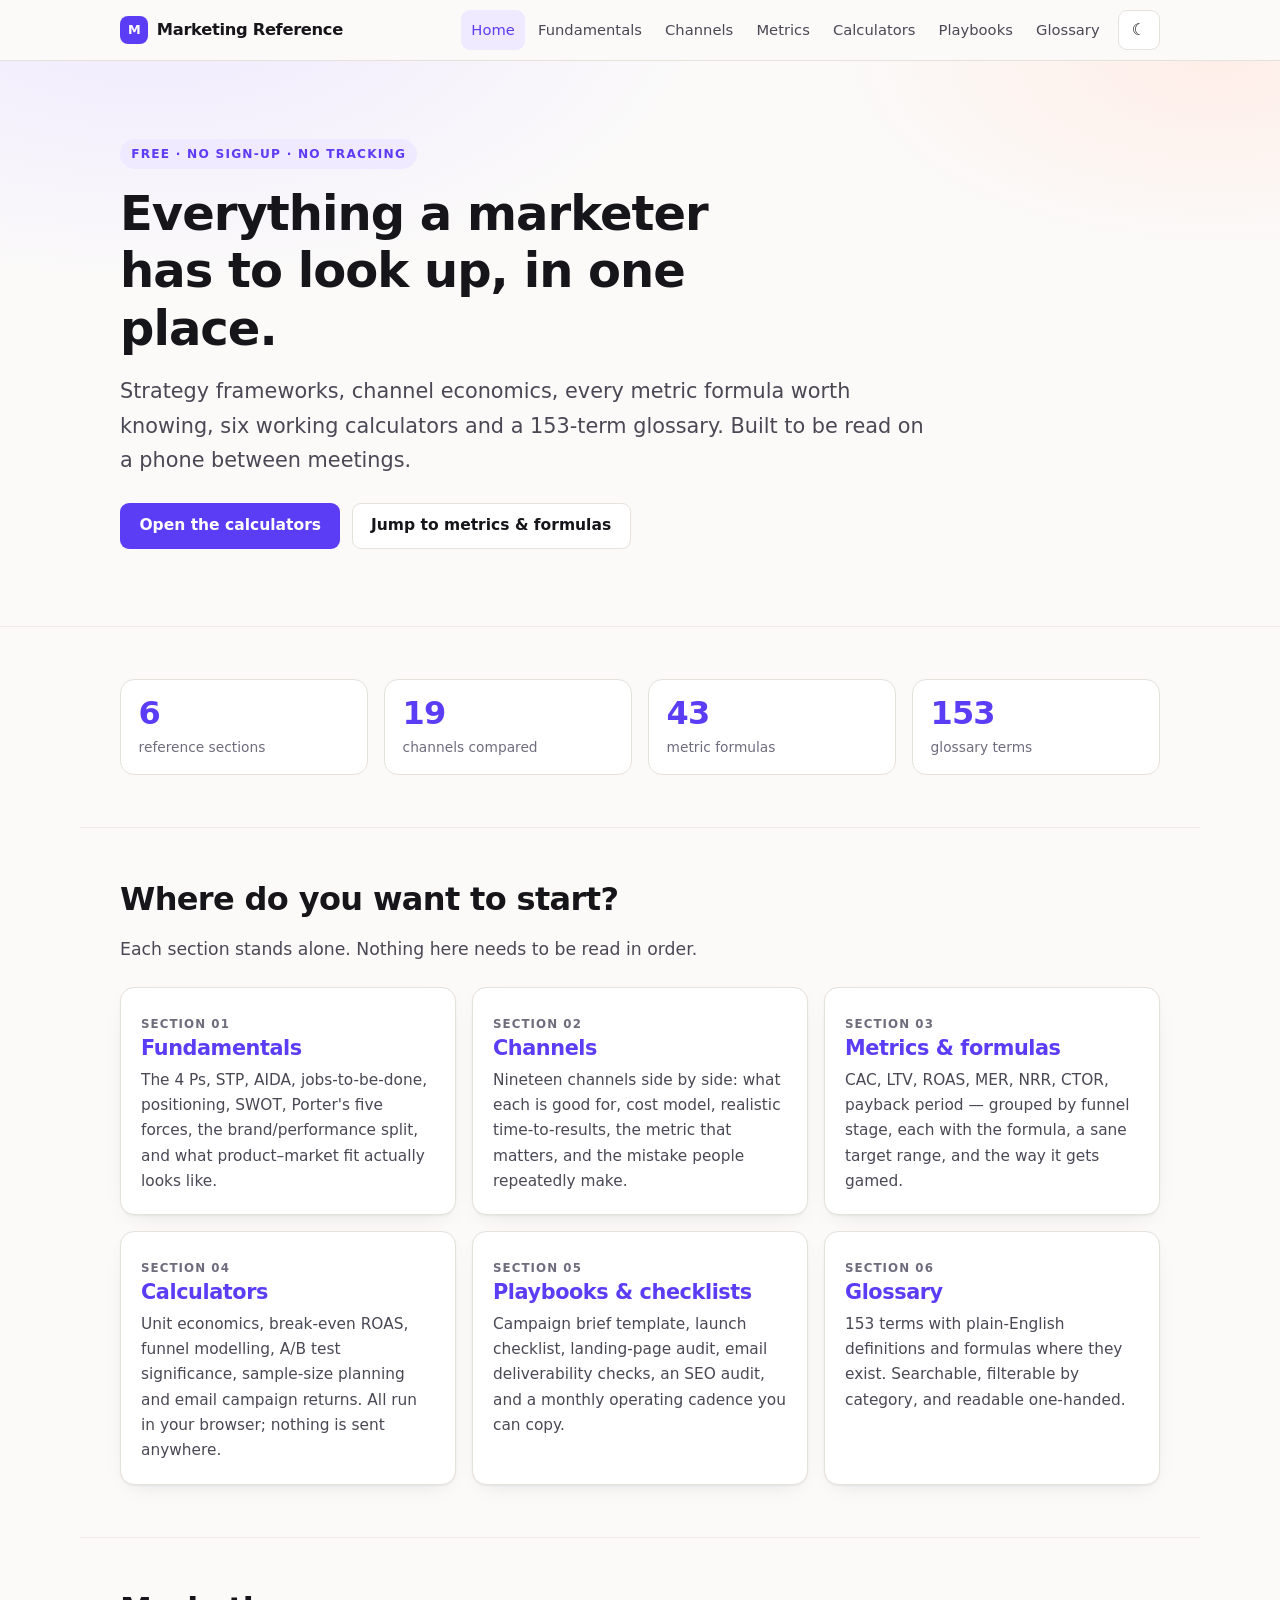
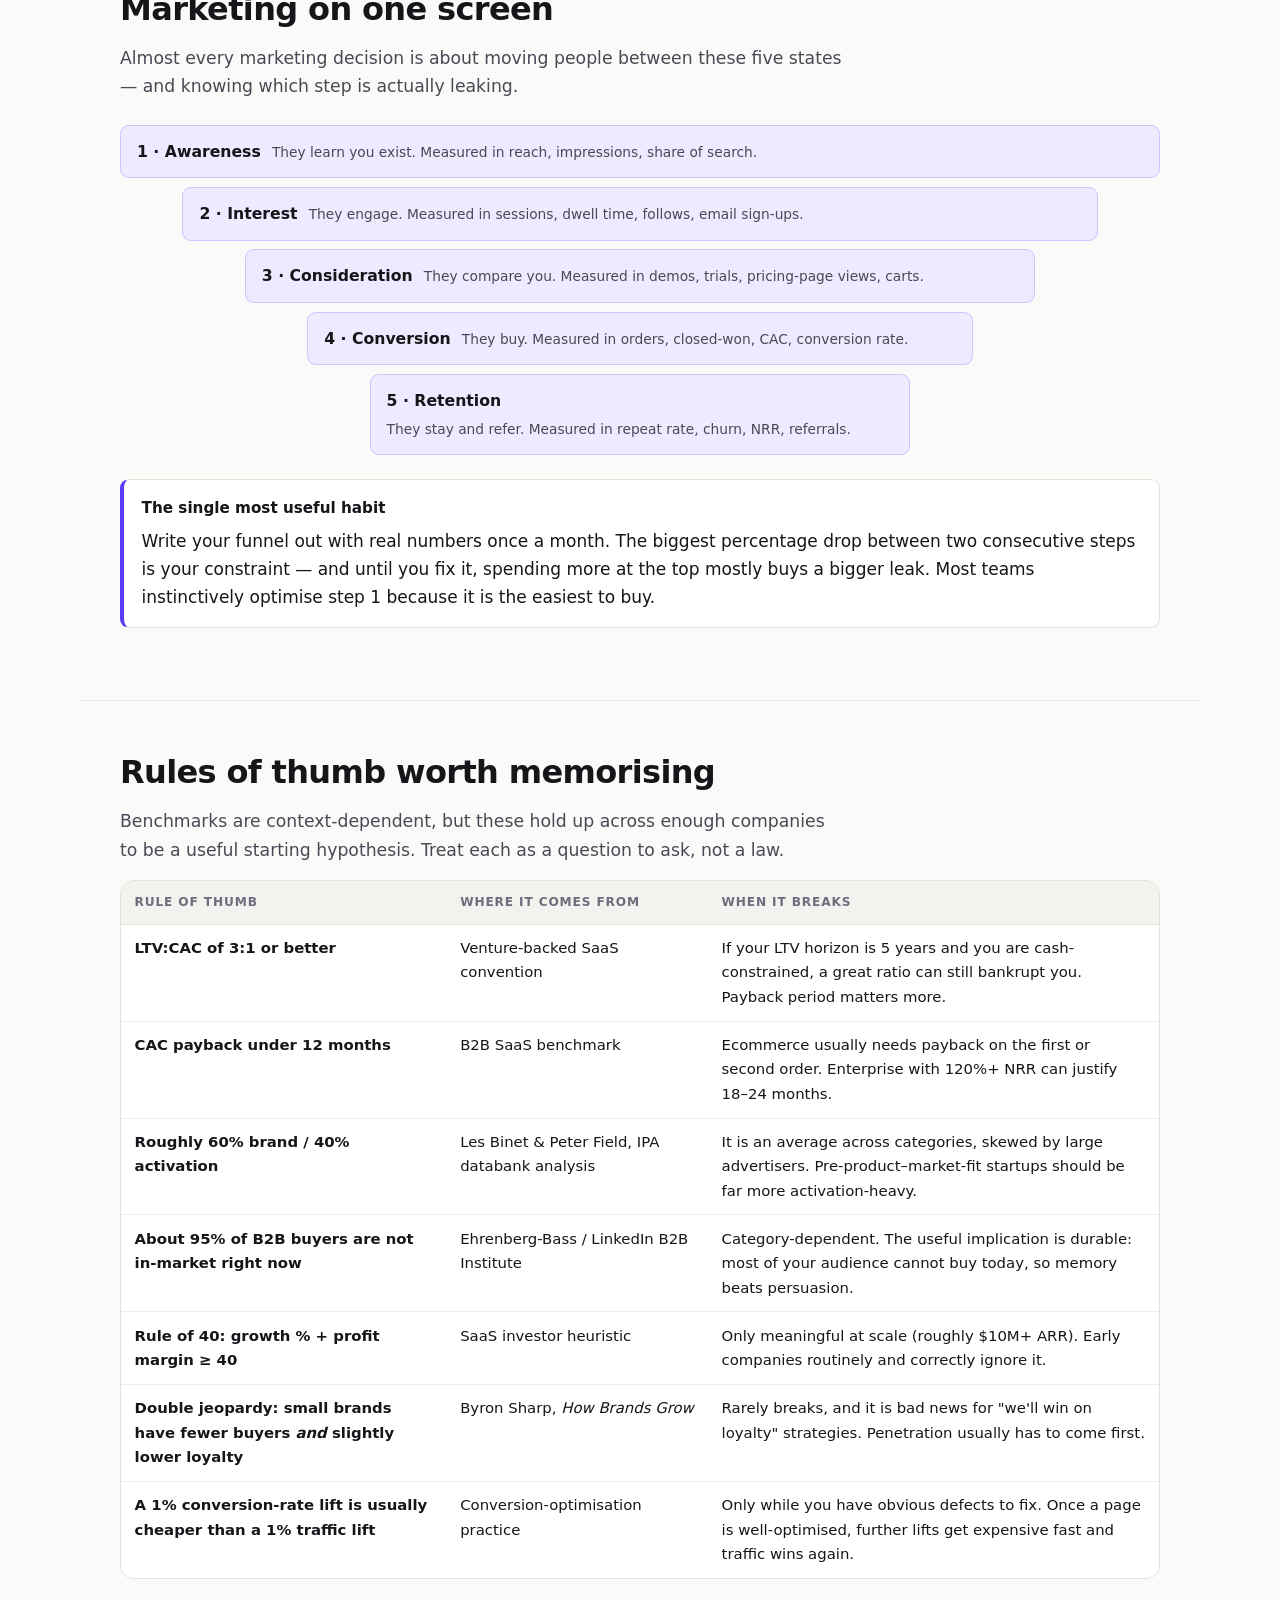
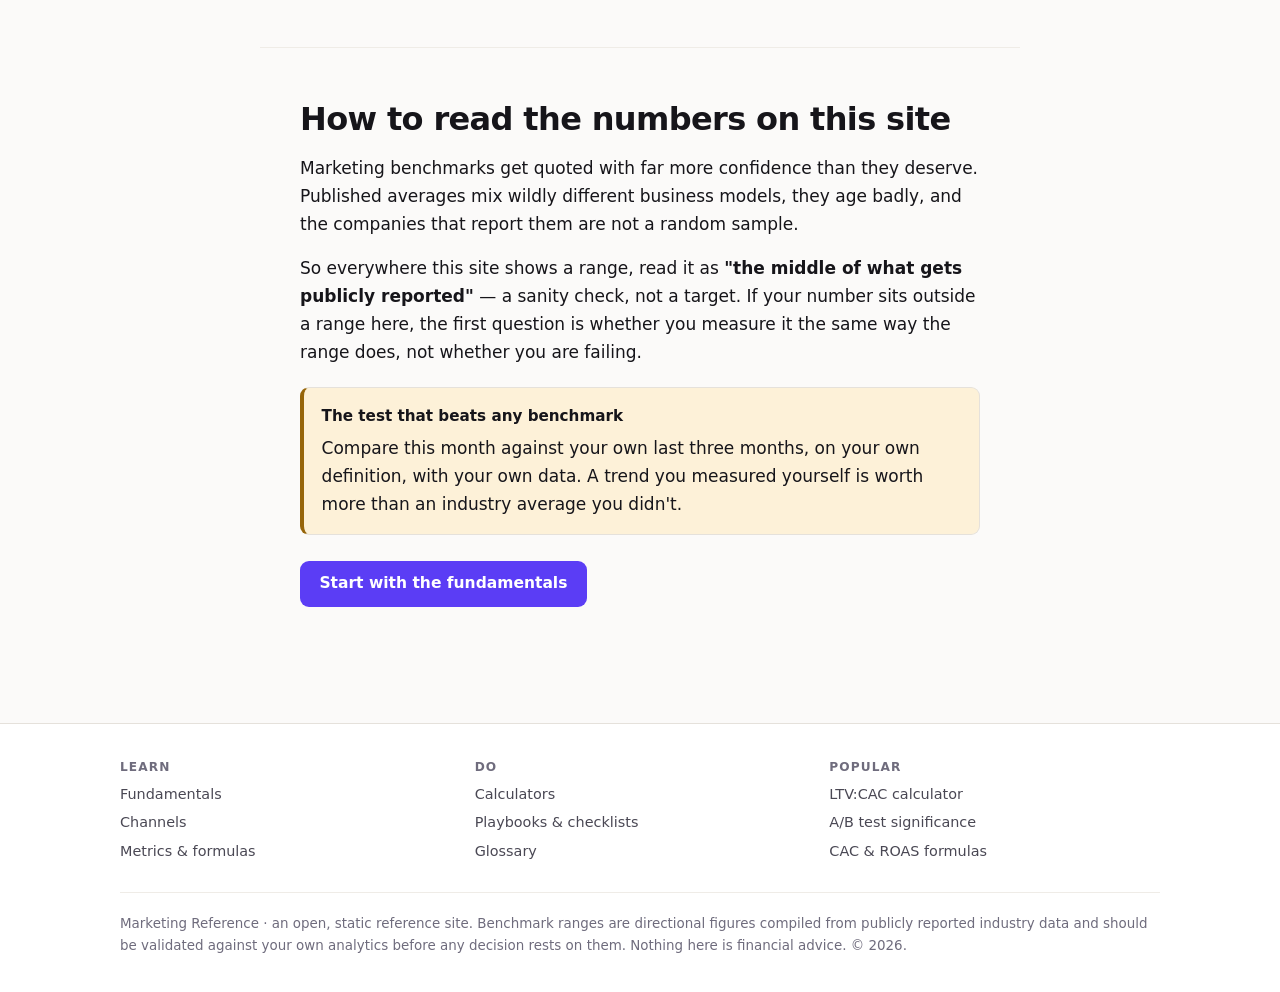
<file: index.html>
<!DOCTYPE html>
<html lang="en">
<head>
<meta charset="utf-8">
<meta name="viewport" content="width=device-width, initial-scale=1">
<title>Marketing Reference — frameworks, metrics, benchmarks and calculators</title>
<meta name="description" content="A free, mobile-friendly reference for marketers: strategy frameworks, channel comparisons, every metric formula, interactive calculators, playbooks and a 153-term glossary.">
<link rel="canonical" href="https://davlatshermatov.github.io/Test-website/">
<meta property="og:type" content="website">
<meta property="og:site_name" content="Marketing Reference">
<meta property="og:title" content="Marketing Reference — frameworks, metrics, benchmarks and calculators">
<meta property="og:description" content="A free, mobile-friendly reference for marketers: strategy frameworks, channel comparisons, every metric formula, interactive calculators, playbooks and a 153-term glossary.">
<meta property="og:url" content="https://davlatshermatov.github.io/Test-website/">
<meta property="og:image" content="https://davlatshermatov.github.io/Test-website/assets/og-image.png">
<meta property="og:image:width" content="1200">
<meta property="og:image:height" content="630">
<meta property="og:image:alt" content="Marketing Reference — frameworks, metrics, calculators and a glossary">
<meta name="twitter:card" content="summary_large_image">
<meta name="twitter:title" content="Marketing Reference — frameworks, metrics, benchmarks and calculators">
<meta name="twitter:description" content="A free, mobile-friendly reference for marketers: strategy frameworks, channel comparisons, every metric formula, interactive calculators, playbooks and a 153-term glossary.">
<meta name="twitter:image" content="https://davlatshermatov.github.io/Test-website/assets/og-image.png">
<meta name="color-scheme" content="light dark">
<link rel="stylesheet" href="assets/css/styles.css">
<link rel="icon" href="data:image/svg+xml,<svg xmlns='http://www.w3.org/2000/svg' viewBox='0 0 32 32'><rect width='32' height='32' rx='8' fill='%235b3df5'/><text x='16' y='22' font-size='16' font-family='sans-serif' font-weight='bold' fill='white' text-anchor='middle'>M</text></svg>">
<script>try{var t=localStorage.getItem('mr-theme');if(t)document.documentElement.setAttribute('data-theme',t);}catch(e){}</script>
</head>
<body>
<a class="skip-link" href="#main">Skip to content</a>

<header class="site-header">
  <div class="wrap header-inner">
    <a class="brand" href="index.html"><span class="brand-mark" aria-hidden="true">M</span> Marketing Reference</a>
    <button class="nav-toggle" type="button" aria-expanded="false" aria-controls="site-nav">
      <span class="nav-toggle-bars" aria-hidden="true"><span></span><span></span><span></span></span>Menu
    </button>
    <nav class="site-nav" id="site-nav" aria-label="Main">
      <a href="index.html" aria-current="page">Home</a>
      <a href="fundamentals.html">Fundamentals</a>
      <a href="channels.html">Channels</a>
      <a href="metrics.html">Metrics</a>
      <a href="calculators.html">Calculators</a>
      <a href="playbooks.html">Playbooks</a>
      <a href="glossary.html">Glossary</a>
      <button class="theme-toggle" type="button" aria-label="Switch theme">☾</button>
    </nav>
  </div>
</header>

<main id="main">

  <div class="hero">
    <div class="wrap">
      <span class="eyebrow">Free · No sign-up · No tracking</span>
      <h1>Everything a marketer has to look up, in one place.</h1>
      <p class="lede">Strategy frameworks, channel economics, every metric formula worth knowing, six working calculators and a 153-term glossary. Built to be read on a phone between meetings.</p>
      <div class="btn-row">
        <a class="btn btn-primary" href="calculators.html">Open the calculators</a>
        <a class="btn btn-ghost" href="metrics.html">Jump to metrics &amp; formulas</a>
      </div>
    </div>
  </div>

  <section class="section wrap">
    <div class="grid grid-4">
      <div class="stat"><span class="stat-value">6</span><span class="stat-label">reference sections</span></div>
      <div class="stat"><span class="stat-value">19</span><span class="stat-label">channels compared</span></div>
      <div class="stat"><span class="stat-value">43</span><span class="stat-label">metric formulas</span></div>
      <div class="stat"><span class="stat-value">153</span><span class="stat-label">glossary terms</span></div>
    </div>
  </section>

  <section class="section wrap" id="start">
    <h2>Where do you want to start?</h2>
    <p class="lede">Each section stands alone. Nothing here needs to be read in order.</p>

    <div class="grid mt-2">
      <a class="card" href="fundamentals.html">
        <span class="card-kicker">Section 01</span>
        <h3>Fundamentals</h3>
        <p>The 4 Ps, STP, AIDA, jobs-to-be-done, positioning, SWOT, Porter's five forces, the brand/performance split, and what product–market fit actually looks like.</p>
      </a>
      <a class="card" href="channels.html">
        <span class="card-kicker">Section 02</span>
        <h3>Channels</h3>
        <p>Nineteen channels side by side: what each is good for, cost model, realistic time-to-results, the metric that matters, and the mistake people repeatedly make.</p>
      </a>
      <a class="card" href="metrics.html">
        <span class="card-kicker">Section 03</span>
        <h3>Metrics &amp; formulas</h3>
        <p>CAC, LTV, ROAS, MER, NRR, CTOR, payback period — grouped by funnel stage, each with the formula, a sane target range, and the way it gets gamed.</p>
      </a>
      <a class="card" href="calculators.html">
        <span class="card-kicker">Section 04</span>
        <h3>Calculators</h3>
        <p>Unit economics, break-even ROAS, funnel modelling, A/B test significance, sample-size planning and email campaign returns. All run in your browser; nothing is sent anywhere.</p>
      </a>
      <a class="card" href="playbooks.html">
        <span class="card-kicker">Section 05</span>
        <h3>Playbooks &amp; checklists</h3>
        <p>Campaign brief template, launch checklist, landing-page audit, email deliverability checks, an SEO audit, and a monthly operating cadence you can copy.</p>
      </a>
      <a class="card" href="glossary.html">
        <span class="card-kicker">Section 06</span>
        <h3>Glossary</h3>
        <p>153 terms with plain-English definitions and formulas where they exist. Searchable, filterable by category, and readable one-handed.</p>
      </a>
    </div>
  </section>

  <section class="section wrap" id="funnel">
    <h2>Marketing on one screen</h2>
    <p class="lede">Almost every marketing decision is about moving people between these five states — and knowing which step is actually leaking.</p>

    <div class="funnel">
      <div class="funnel-step"><b>1 · Awareness</b> <span>They learn you exist. Measured in reach, impressions, share of search.</span></div>
      <div class="funnel-step"><b>2 · Interest</b> <span>They engage. Measured in sessions, dwell time, follows, email sign-ups.</span></div>
      <div class="funnel-step"><b>3 · Consideration</b> <span>They compare you. Measured in demos, trials, pricing-page views, carts.</span></div>
      <div class="funnel-step"><b>4 · Conversion</b> <span>They buy. Measured in orders, closed-won, CAC, conversion rate.</span></div>
      <div class="funnel-step"><b>5 · Retention</b> <span>They stay and refer. Measured in repeat rate, churn, NRR, referrals.</span></div>
    </div>

    <div class="callout">
      <span class="callout-title">The single most useful habit</span>
      <p class="mb-0">Write your funnel out with real numbers once a month. The biggest percentage drop between two consecutive steps is your constraint — and until you fix it, spending more at the top mostly buys a bigger leak. Most teams instinctively optimise step 1 because it is the easiest to buy.</p>
    </div>
  </section>

  <section class="section wrap" id="rules">
    <h2>Rules of thumb worth memorising</h2>
    <p class="lede">Benchmarks are context-dependent, but these hold up across enough companies to be a useful starting hypothesis. Treat each as a question to ask, not a law.</p>

    <div class="table-wrap">
      <table>
        <caption class="visually-hidden">Common marketing rules of thumb with their origin and caveats</caption>
        <thead>
          <tr><th scope="col">Rule of thumb</th><th scope="col">Where it comes from</th><th scope="col">When it breaks</th></tr>
        </thead>
        <tbody>
          <tr>
            <th scope="row">LTV:CAC of 3:1 or better</th>
            <td>Venture-backed SaaS convention</td>
            <td>If your LTV horizon is 5 years and you are cash-constrained, a great ratio can still bankrupt you. Payback period matters more.</td>
          </tr>
          <tr>
            <th scope="row">CAC payback under 12 months</th>
            <td>B2B SaaS benchmark</td>
            <td>Ecommerce usually needs payback on the first or second order. Enterprise with 120%+ NRR can justify 18–24 months.</td>
          </tr>
          <tr>
            <th scope="row">Roughly 60% brand / 40% activation</th>
            <td>Les Binet &amp; Peter Field, IPA databank analysis</td>
            <td>It is an average across categories, skewed by large advertisers. Pre-product–market-fit startups should be far more activation-heavy.</td>
          </tr>
          <tr>
            <th scope="row">About 95% of B2B buyers are not in-market right now</th>
            <td>Ehrenberg-Bass / LinkedIn B2B Institute</td>
            <td>Category-dependent. The useful implication is durable: most of your audience cannot buy today, so memory beats persuasion.</td>
          </tr>
          <tr>
            <th scope="row">Rule of 40: growth % + profit margin ≥ 40</th>
            <td>SaaS investor heuristic</td>
            <td>Only meaningful at scale (roughly $10M+ ARR). Early companies routinely and correctly ignore it.</td>
          </tr>
          <tr>
            <th scope="row">Double jeopardy: small brands have fewer buyers <em>and</em> slightly lower loyalty</th>
            <td>Byron Sharp, <em>How Brands Grow</em></td>
            <td>Rarely breaks, and it is bad news for "we'll win on loyalty" strategies. Penetration usually has to come first.</td>
          </tr>
          <tr>
            <th scope="row">A 1% conversion-rate lift is usually cheaper than a 1% traffic lift</th>
            <td>Conversion-optimisation practice</td>
            <td>Only while you have obvious defects to fix. Once a page is well-optimised, further lifts get expensive fast and traffic wins again.</td>
          </tr>
        </tbody>
      </table>
    </div>
    <p class="table-hint mobile-only">Swipe the table sideways to see all columns.</p>
  </section>

  <section class="section wrap narrow" id="honesty">
    <h2>How to read the numbers on this site</h2>
    <p>Marketing benchmarks get quoted with far more confidence than they deserve. Published averages mix wildly different business models, they age badly, and the companies that report them are not a random sample.</p>
    <p>So everywhere this site shows a range, read it as <strong>"the middle of what gets publicly reported"</strong> — a sanity check, not a target. If your number sits outside a range here, the first question is whether you measure it the same way the range does, not whether you are failing.</p>
    <div class="callout callout-warn">
      <span class="callout-title">The test that beats any benchmark</span>
      <p class="mb-0">Compare this month against your own last three months, on your own definition, with your own data. A trend you measured yourself is worth more than an industry average you didn't.</p>
    </div>
    <div class="btn-row">
      <a class="btn btn-primary" href="fundamentals.html">Start with the fundamentals</a>
    </div>
  </section>

</main>

<footer class="site-footer">
  <div class="wrap">
    <div class="footer-grid">
      <div>
        <h4>Learn</h4>
        <ul>
          <li><a href="fundamentals.html">Fundamentals</a></li>
          <li><a href="channels.html">Channels</a></li>
          <li><a href="metrics.html">Metrics &amp; formulas</a></li>
        </ul>
      </div>
      <div>
        <h4>Do</h4>
        <ul>
          <li><a href="calculators.html">Calculators</a></li>
          <li><a href="playbooks.html">Playbooks &amp; checklists</a></li>
          <li><a href="glossary.html">Glossary</a></li>
        </ul>
      </div>
      <div>
        <h4>Popular</h4>
        <ul>
          <li><a href="calculators.html#unit-economics">LTV:CAC calculator</a></li>
          <li><a href="calculators.html#ab-test">A/B test significance</a></li>
          <li><a href="metrics.html#acquisition">CAC &amp; ROAS formulas</a></li>
        </ul>
      </div>
    </div>
    <div class="footer-bottom">
      <p class="mb-0">Marketing Reference · an open, static reference site. Benchmark ranges are directional figures compiled from publicly reported industry data and should be validated against your own analytics before any decision rests on them. Nothing here is financial advice. © <span data-year>2026</span>.</p>
    </div>
  </div>
</footer>

<script src="assets/js/site.js" defer></script>
</body>
</html>
</file>
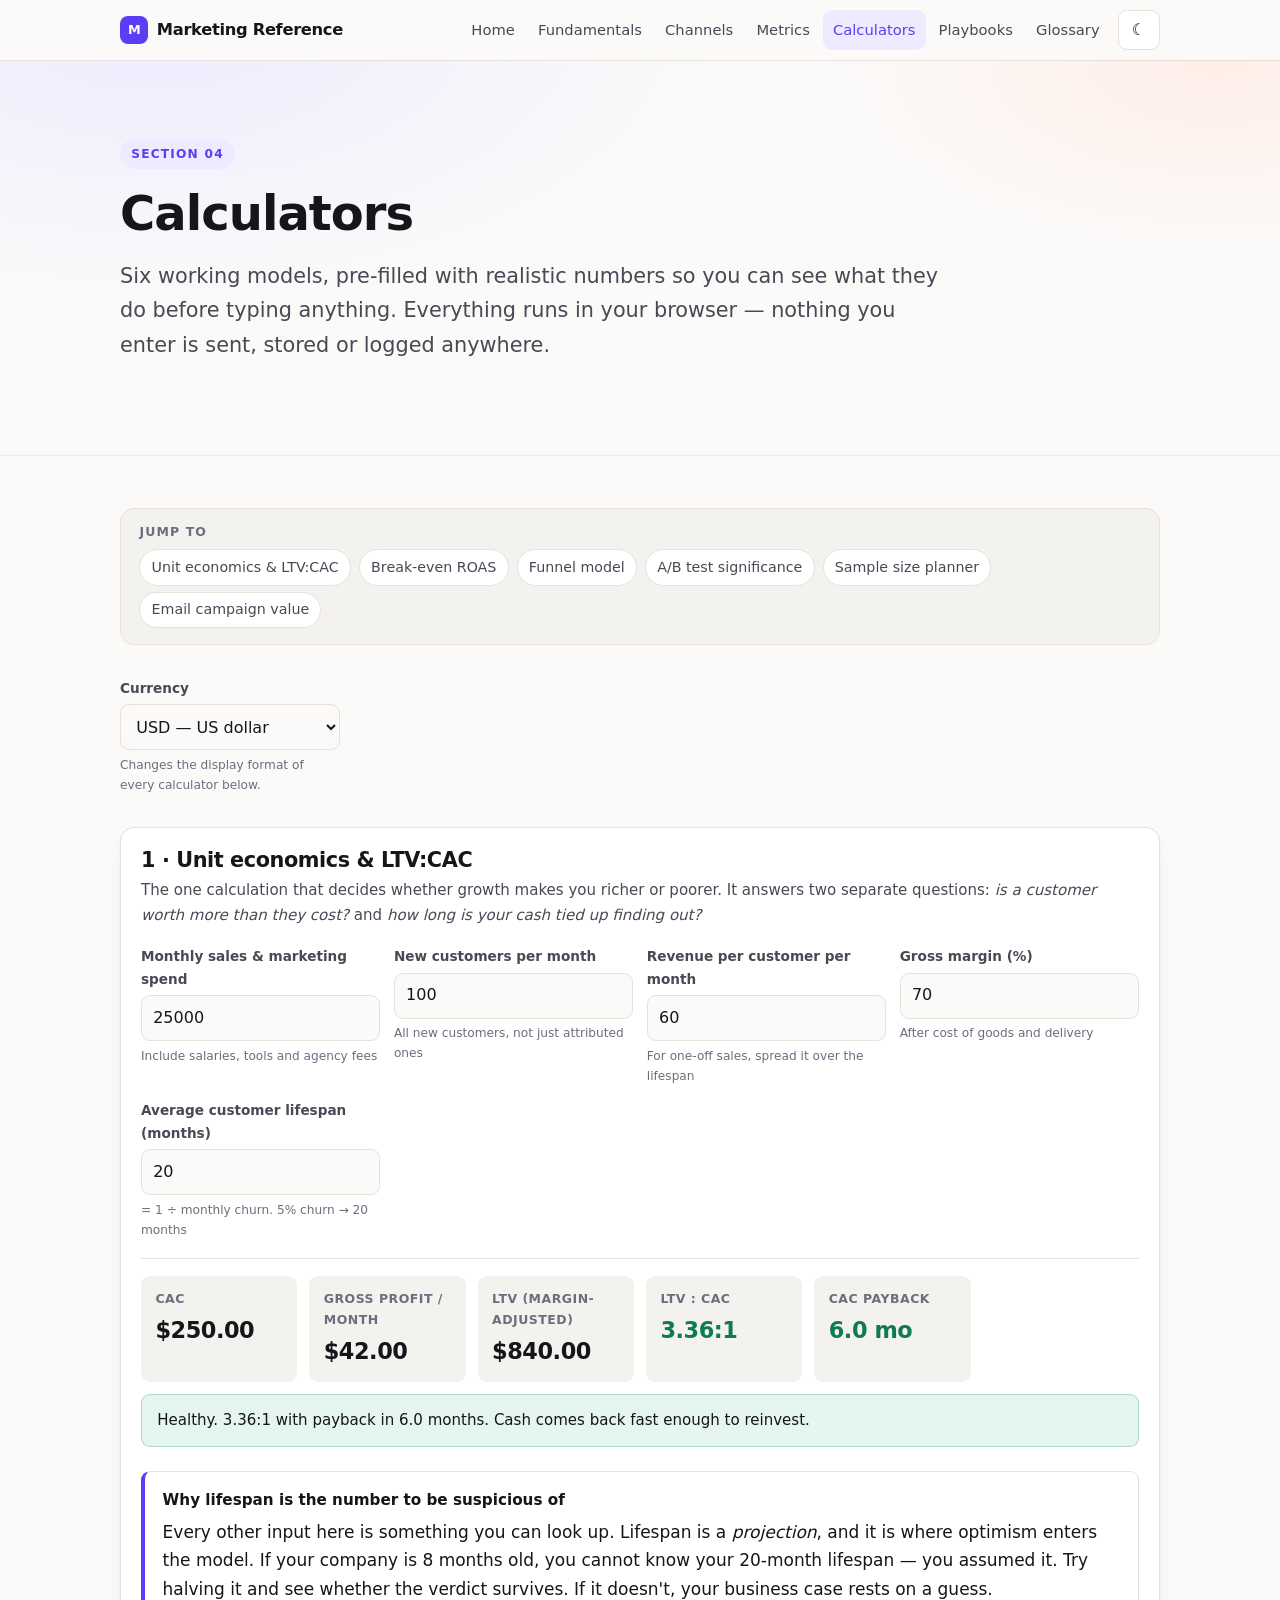
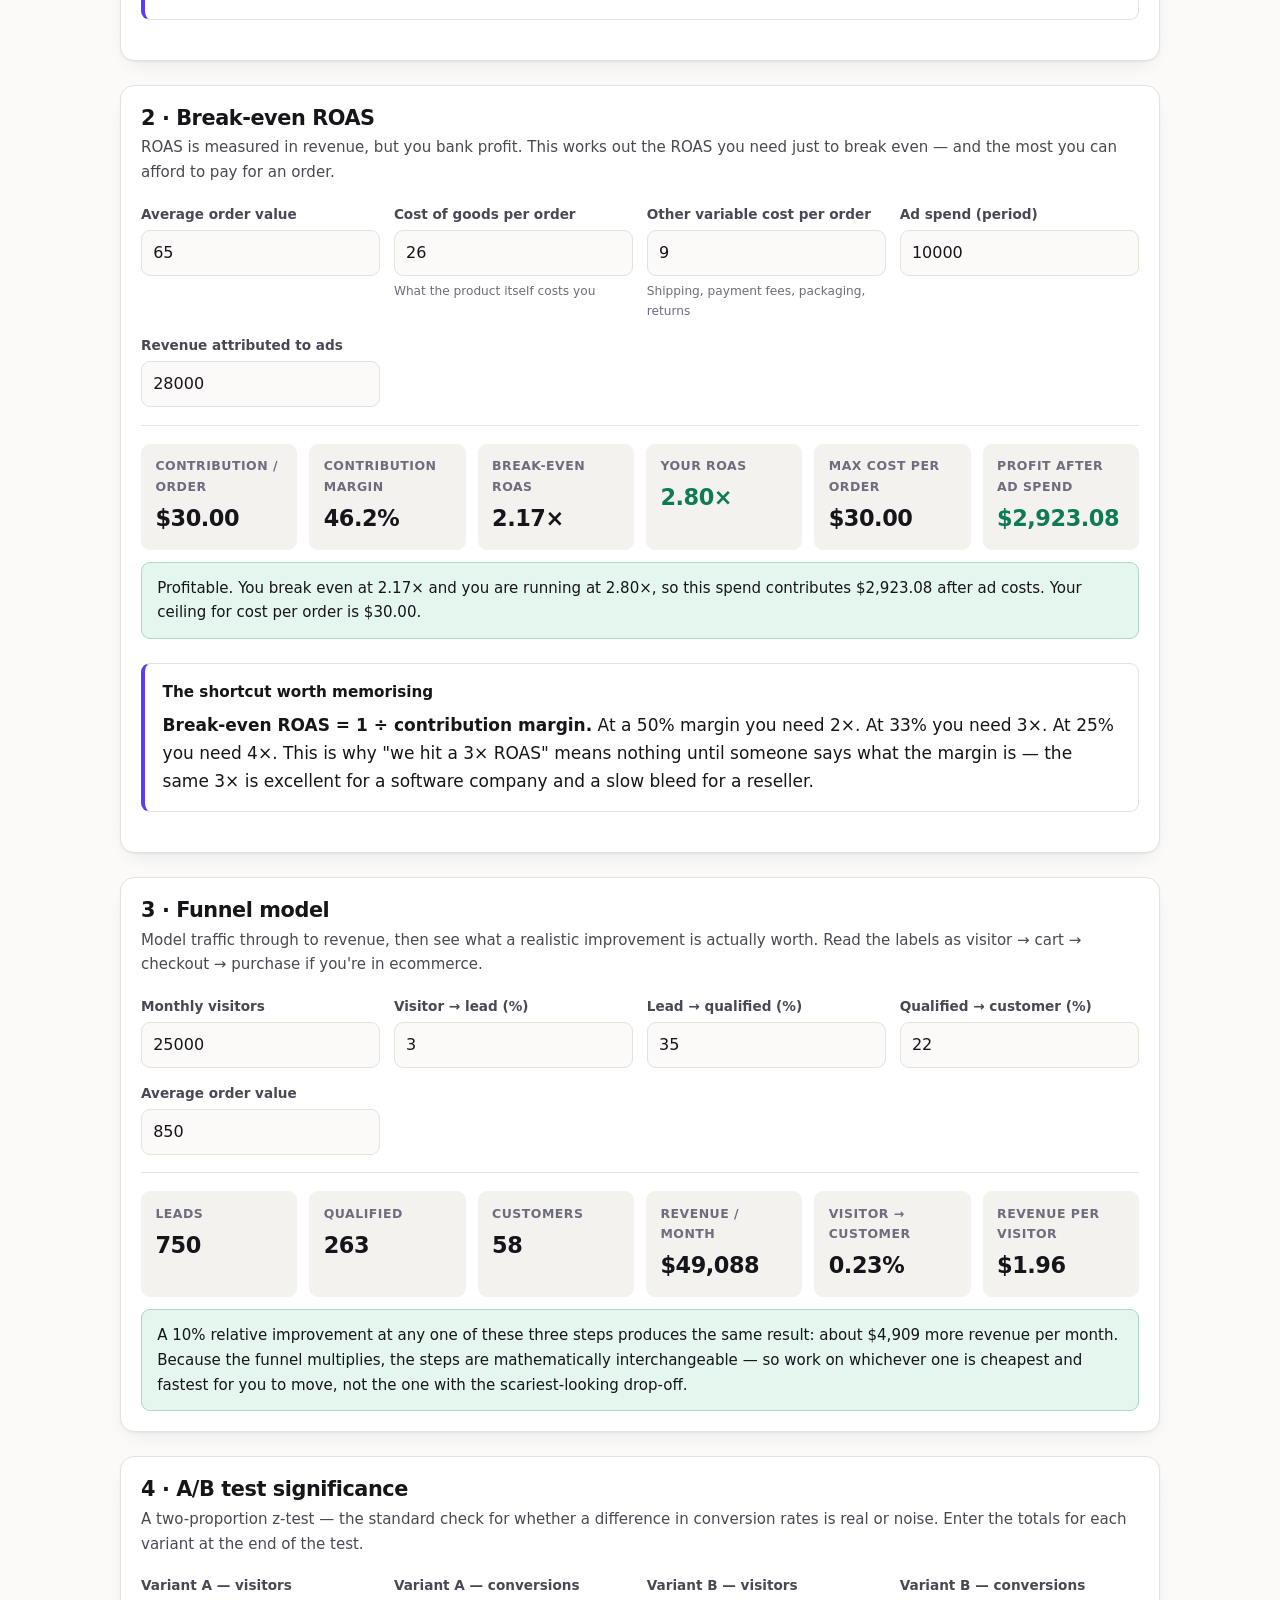
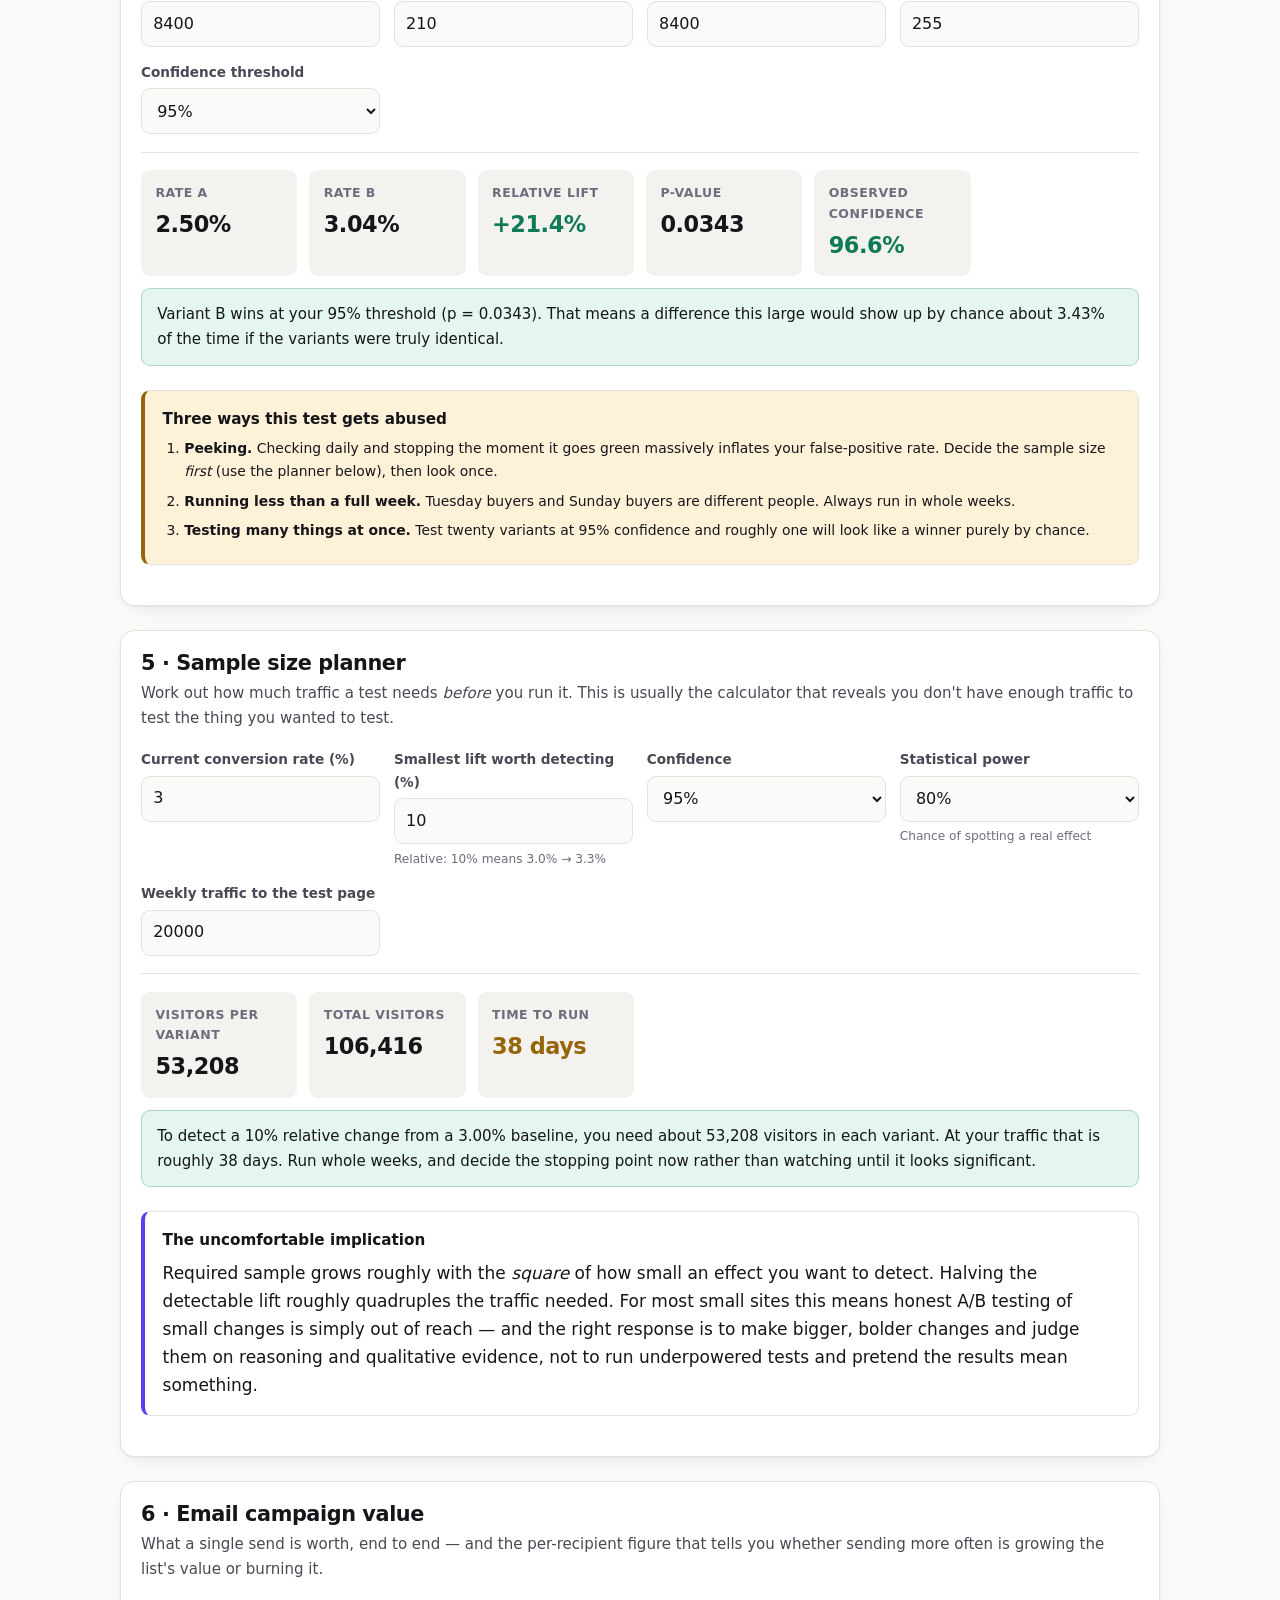
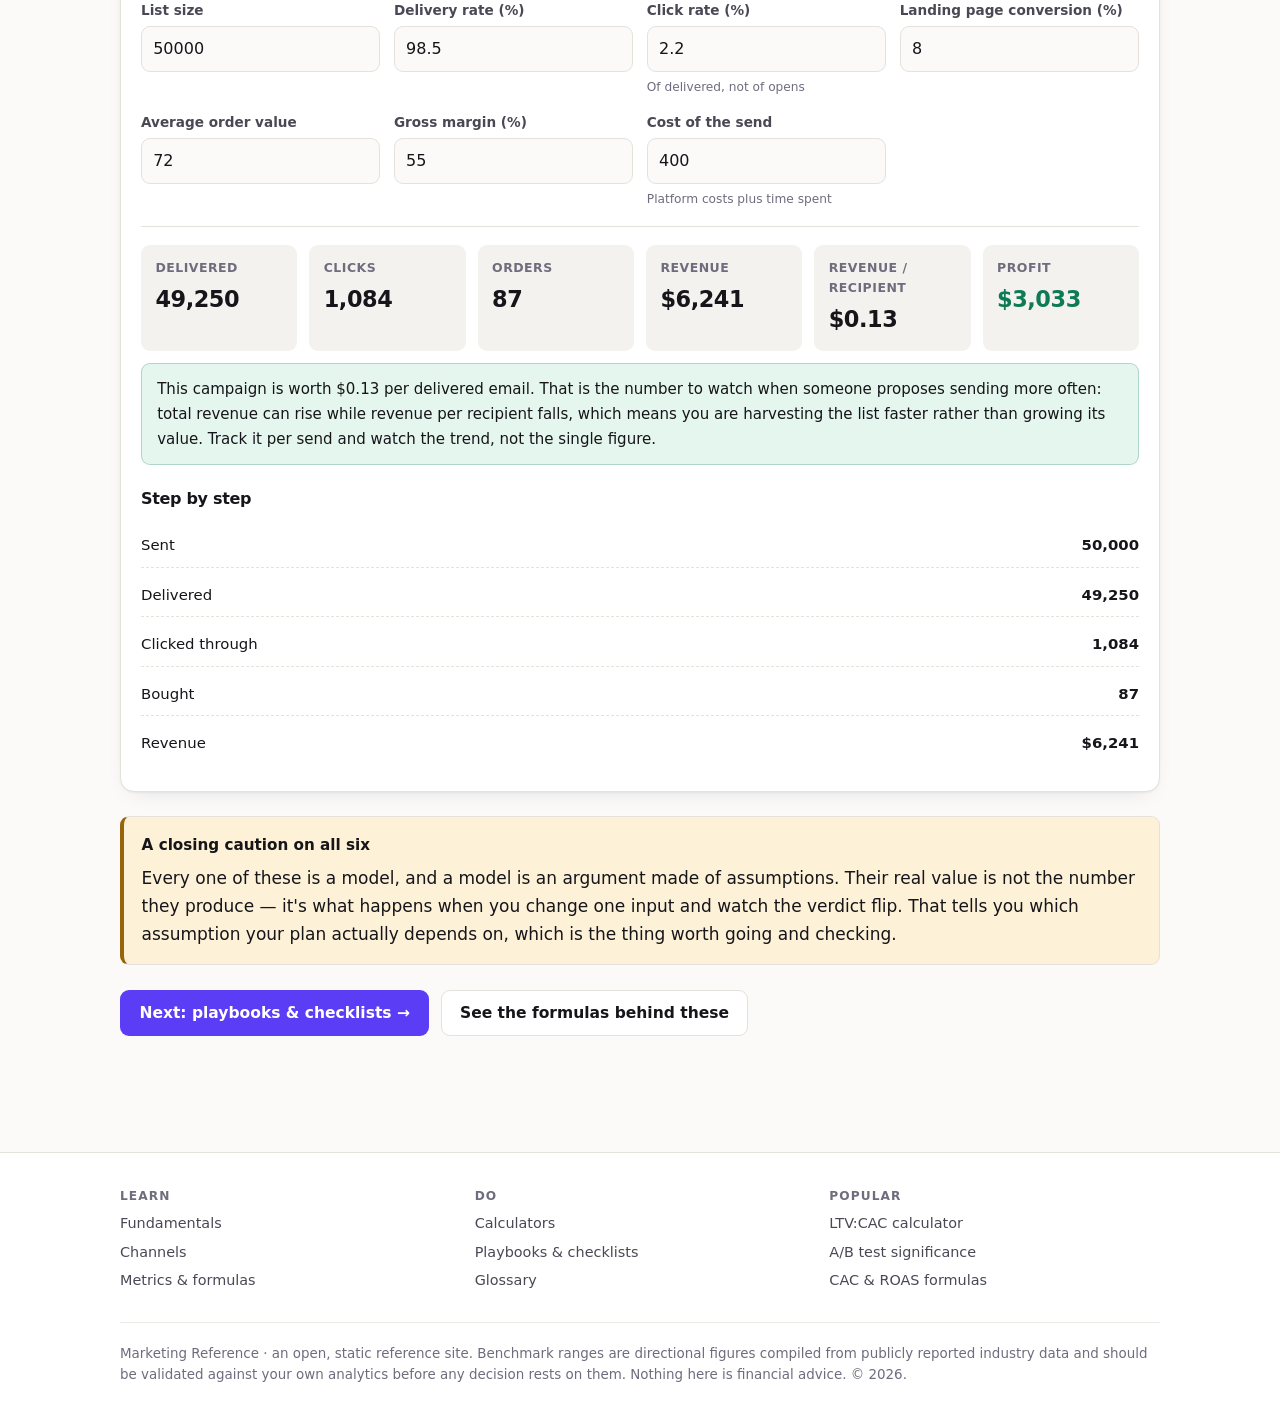
<file: calculators.html>
<!DOCTYPE html>
<html lang="en">
<head>
<meta charset="utf-8">
<meta name="viewport" content="width=device-width, initial-scale=1">
<title>Marketing Calculators — LTV:CAC, break-even ROAS, A/B significance | Marketing Reference</title>
<meta name="description" content="Six free marketing calculators that run entirely in your browser: unit economics and LTV:CAC, break-even ROAS, funnel modelling, A/B test significance, sample size planning and email campaign value.">
<link rel="canonical" href="https://davlatshermatov.github.io/Test-website/calculators.html">
<meta property="og:type" content="website">
<meta property="og:site_name" content="Marketing Reference">
<meta property="og:title" content="Marketing Calculators — LTV:CAC, break-even ROAS, A/B significance">
<meta property="og:description" content="Six free marketing calculators that run entirely in your browser: unit economics and LTV:CAC, break-even ROAS, funnel modelling, A/B test significance, sample size planning and email campaign value.">
<meta property="og:url" content="https://davlatshermatov.github.io/Test-website/calculators.html">
<meta property="og:image" content="https://davlatshermatov.github.io/Test-website/assets/og-image.png">
<meta property="og:image:width" content="1200">
<meta property="og:image:height" content="630">
<meta property="og:image:alt" content="Marketing Reference — frameworks, metrics, calculators and a glossary">
<meta name="twitter:card" content="summary_large_image">
<meta name="twitter:title" content="Marketing Calculators — LTV:CAC, break-even ROAS, A/B significance">
<meta name="twitter:description" content="Six free marketing calculators that run entirely in your browser: unit economics and LTV:CAC, break-even ROAS, funnel modelling, A/B test significance, sample size planning and email campaign value.">
<meta name="twitter:image" content="https://davlatshermatov.github.io/Test-website/assets/og-image.png">
<meta name="color-scheme" content="light dark">
<link rel="stylesheet" href="assets/css/styles.css">
<link rel="icon" href="data:image/svg+xml,<svg xmlns='http://www.w3.org/2000/svg' viewBox='0 0 32 32'><rect width='32' height='32' rx='8' fill='%235b3df5'/><text x='16' y='22' font-size='16' font-family='sans-serif' font-weight='bold' fill='white' text-anchor='middle'>M</text></svg>">
<script>try{var t=localStorage.getItem('mr-theme');if(t)document.documentElement.setAttribute('data-theme',t);}catch(e){}</script>
</head>
<body>
<a class="skip-link" href="#main">Skip to content</a>

<header class="site-header">
  <div class="wrap header-inner">
    <a class="brand" href="index.html"><span class="brand-mark" aria-hidden="true">M</span> Marketing Reference</a>
    <button class="nav-toggle" type="button" aria-expanded="false" aria-controls="site-nav">
      <span class="nav-toggle-bars" aria-hidden="true"><span></span><span></span><span></span></span>Menu
    </button>
    <nav class="site-nav" id="site-nav" aria-label="Main">
      <a href="index.html">Home</a>
      <a href="fundamentals.html">Fundamentals</a>
      <a href="channels.html">Channels</a>
      <a href="metrics.html">Metrics</a>
      <a href="calculators.html" aria-current="page">Calculators</a>
      <a href="playbooks.html">Playbooks</a>
      <a href="glossary.html">Glossary</a>
      <button class="theme-toggle" type="button" aria-label="Switch theme">☾</button>
    </nav>
  </div>
</header>

<main id="main">

  <div class="hero">
    <div class="wrap">
      <span class="eyebrow">Section 04</span>
      <h1>Calculators</h1>
      <p class="lede">Six working models, pre-filled with realistic numbers so you can see what they do before typing anything. Everything runs in your browser — nothing you enter is sent, stored or logged anywhere.</p>
    </div>
  </div>

  <div class="wrap section">

    <nav class="toc" aria-label="On this page">
      <h2>Jump to</h2>
      <ul>
        <li><a href="#unit-economics">Unit economics &amp; LTV:CAC</a></li>
        <li><a href="#break-even-roas">Break-even ROAS</a></li>
        <li><a href="#funnel-model">Funnel model</a></li>
        <li><a href="#ab-test">A/B test significance</a></li>
        <li><a href="#sample-size">Sample size planner</a></li>
        <li><a href="#email-value">Email campaign value</a></li>
      </ul>
    </nav>

    <div class="field" style="max-width: 220px; margin-bottom: 2rem;">
      <label for="currency">Currency</label>
      <select id="currency">
        <option value="USD">USD — US dollar</option>
        <option value="EUR">EUR — Euro</option>
        <option value="GBP">GBP — Pound sterling</option>
        <option value="JPY">JPY — Japanese yen</option>
        <option value="INR">INR — Indian rupee</option>
        <option value="AUD">AUD — Australian dollar</option>
        <option value="CAD">CAD — Canadian dollar</option>
        <option value="BRL">BRL — Brazilian real</option>
        <option value="AED">AED — UAE dirham</option>
        <option value="UZS">UZS — Uzbekistani soum</option>
      </select>
      <span class="hint">Changes the display format of every calculator below.</span>
    </div>

    <!-- 1 -->
    <section class="calc" id="unit-economics">
      <h3>1 · Unit economics &amp; LTV:CAC</h3>
      <p class="calc-intro">The one calculation that decides whether growth makes you richer or poorer. It answers two separate questions: <em>is a customer worth more than they cost?</em> and <em>how long is your cash tied up finding out?</em></p>

      <div class="field-grid">
        <div class="field">
          <label for="ue-spend">Monthly sales &amp; marketing spend</label>
          <input type="number" id="ue-spend" value="25000" min="0" step="any" inputmode="decimal">
          <span class="hint">Include salaries, tools and agency fees</span>
        </div>
        <div class="field">
          <label for="ue-customers">New customers per month</label>
          <input type="number" id="ue-customers" value="100" min="0" step="any" inputmode="decimal">
          <span class="hint">All new customers, not just attributed ones</span>
        </div>
        <div class="field">
          <label for="ue-revenue">Revenue per customer per month</label>
          <input type="number" id="ue-revenue" value="60" min="0" step="any" inputmode="decimal">
          <span class="hint">For one-off sales, spread it over the lifespan</span>
        </div>
        <div class="field">
          <label for="ue-margin">Gross margin (%)</label>
          <input type="number" id="ue-margin" value="70" min="0" max="100" step="any" inputmode="decimal">
          <span class="hint">After cost of goods and delivery</span>
        </div>
        <div class="field">
          <label for="ue-lifespan">Average customer lifespan (months)</label>
          <input type="number" id="ue-lifespan" value="20" min="0" step="any" inputmode="decimal">
          <span class="hint">= 1 ÷ monthly churn. 5% churn → 20 months</span>
        </div>
      </div>

      <div class="results" aria-live="polite">
        <div class="result"><span class="r-label">CAC</span><span class="r-value" id="ue-out-cac">—</span></div>
        <div class="result"><span class="r-label">Gross profit / month</span><span class="r-value" id="ue-out-profit">—</span></div>
        <div class="result"><span class="r-label">LTV (margin-adjusted)</span><span class="r-value" id="ue-out-ltv">—</span></div>
        <div class="result"><span class="r-label">LTV : CAC</span><span class="r-value" id="ue-out-ratio">—</span></div>
        <div class="result"><span class="r-label">CAC payback</span><span class="r-value" id="ue-out-payback">—</span></div>
        <div class="verdict" id="ue-verdict"></div>
      </div>

      <div class="callout mt-2">
        <span class="callout-title">Why lifespan is the number to be suspicious of</span>
        <p class="mb-0">Every other input here is something you can look up. Lifespan is a <em>projection</em>, and it is where optimism enters the model. If your company is 8 months old, you cannot know your 20-month lifespan — you assumed it. Try halving it and see whether the verdict survives. If it doesn't, your business case rests on a guess.</p>
      </div>
    </section>

    <!-- 2 -->
    <section class="calc" id="break-even-roas">
      <h3>2 · Break-even ROAS</h3>
      <p class="calc-intro">ROAS is measured in revenue, but you bank profit. This works out the ROAS you need just to break even — and the most you can afford to pay for an order.</p>

      <div class="field-grid">
        <div class="field">
          <label for="be-aov">Average order value</label>
          <input type="number" id="be-aov" value="65" min="0" step="any" inputmode="decimal">
        </div>
        <div class="field">
          <label for="be-cogs">Cost of goods per order</label>
          <input type="number" id="be-cogs" value="26" min="0" step="any" inputmode="decimal">
          <span class="hint">What the product itself costs you</span>
        </div>
        <div class="field">
          <label for="be-variable">Other variable cost per order</label>
          <input type="number" id="be-variable" value="9" min="0" step="any" inputmode="decimal">
          <span class="hint">Shipping, payment fees, packaging, returns</span>
        </div>
        <div class="field">
          <label for="be-spend">Ad spend (period)</label>
          <input type="number" id="be-spend" value="10000" min="0" step="any" inputmode="decimal">
        </div>
        <div class="field">
          <label for="be-revenue">Revenue attributed to ads</label>
          <input type="number" id="be-revenue" value="28000" min="0" step="any" inputmode="decimal">
        </div>
      </div>

      <div class="results" aria-live="polite">
        <div class="result"><span class="r-label">Contribution / order</span><span class="r-value" id="be-out-contribution">—</span></div>
        <div class="result"><span class="r-label">Contribution margin</span><span class="r-value" id="be-out-margin">—</span></div>
        <div class="result"><span class="r-label">Break-even ROAS</span><span class="r-value" id="be-out-breakeven">—</span></div>
        <div class="result"><span class="r-label">Your ROAS</span><span class="r-value" id="be-out-actual">—</span></div>
        <div class="result"><span class="r-label">Max cost per order</span><span class="r-value" id="be-out-maxcpa">—</span></div>
        <div class="result"><span class="r-label">Profit after ad spend</span><span class="r-value" id="be-out-profit">—</span></div>
        <div class="verdict" id="be-verdict"></div>
      </div>

      <div class="callout mt-2">
        <span class="callout-title">The shortcut worth memorising</span>
        <p class="mb-0"><strong>Break-even ROAS = 1 ÷ contribution margin.</strong> At a 50% margin you need 2×. At 33% you need 3×. At 25% you need 4×. This is why "we hit a 3× ROAS" means nothing until someone says what the margin is — the same 3× is excellent for a software company and a slow bleed for a reseller.</p>
      </div>
    </section>

    <!-- 3 -->
    <section class="calc" id="funnel-model">
      <h3>3 · Funnel model</h3>
      <p class="calc-intro">Model traffic through to revenue, then see what a realistic improvement is actually worth. Read the labels as visitor → cart → checkout → purchase if you're in ecommerce.</p>

      <div class="field-grid">
        <div class="field">
          <label for="fn-visitors">Monthly visitors</label>
          <input type="number" id="fn-visitors" value="25000" min="0" step="any" inputmode="decimal">
        </div>
        <div class="field">
          <label for="fn-step1">Visitor → lead (%)</label>
          <input type="number" id="fn-step1" value="3" min="0" max="100" step="any" inputmode="decimal">
        </div>
        <div class="field">
          <label for="fn-step2">Lead → qualified (%)</label>
          <input type="number" id="fn-step2" value="35" min="0" max="100" step="any" inputmode="decimal">
        </div>
        <div class="field">
          <label for="fn-step3">Qualified → customer (%)</label>
          <input type="number" id="fn-step3" value="22" min="0" max="100" step="any" inputmode="decimal">
        </div>
        <div class="field">
          <label for="fn-aov">Average order value</label>
          <input type="number" id="fn-aov" value="850" min="0" step="any" inputmode="decimal">
        </div>
      </div>

      <div class="results" aria-live="polite">
        <div class="result"><span class="r-label">Leads</span><span class="r-value" id="fn-out-leads">—</span></div>
        <div class="result"><span class="r-label">Qualified</span><span class="r-value" id="fn-out-qualified">—</span></div>
        <div class="result"><span class="r-label">Customers</span><span class="r-value" id="fn-out-customers">—</span></div>
        <div class="result"><span class="r-label">Revenue / month</span><span class="r-value" id="fn-out-revenue">—</span></div>
        <div class="result"><span class="r-label">Visitor → customer</span><span class="r-value" id="fn-out-overall">—</span></div>
        <div class="result"><span class="r-label">Revenue per visitor</span><span class="r-value" id="fn-out-rpv">—</span></div>
        <div class="verdict" id="fn-verdict"></div>
      </div>
    </section>

    <!-- 4 -->
    <section class="calc" id="ab-test">
      <h3>4 · A/B test significance</h3>
      <p class="calc-intro">A two-proportion z-test — the standard check for whether a difference in conversion rates is real or noise. Enter the totals for each variant at the end of the test.</p>

      <div class="field-grid">
        <div class="field">
          <label for="ab-visitors-a">Variant A — visitors</label>
          <input type="number" id="ab-visitors-a" value="8400" min="0" step="1" inputmode="numeric">
        </div>
        <div class="field">
          <label for="ab-conv-a">Variant A — conversions</label>
          <input type="number" id="ab-conv-a" value="210" min="0" step="1" inputmode="numeric">
        </div>
        <div class="field">
          <label for="ab-visitors-b">Variant B — visitors</label>
          <input type="number" id="ab-visitors-b" value="8400" min="0" step="1" inputmode="numeric">
        </div>
        <div class="field">
          <label for="ab-conv-b">Variant B — conversions</label>
          <input type="number" id="ab-conv-b" value="255" min="0" step="1" inputmode="numeric">
        </div>
        <div class="field">
          <label for="ab-confidence">Confidence threshold</label>
          <select id="ab-confidence">
            <option value="90">90%</option>
            <option value="95" selected>95%</option>
            <option value="99">99%</option>
          </select>
        </div>
      </div>

      <div class="results" aria-live="polite">
        <div class="result"><span class="r-label">Rate A</span><span class="r-value" id="ab-out-rate-a">—</span></div>
        <div class="result"><span class="r-label">Rate B</span><span class="r-value" id="ab-out-rate-b">—</span></div>
        <div class="result"><span class="r-label">Relative lift</span><span class="r-value" id="ab-out-lift">—</span></div>
        <div class="result"><span class="r-label">p-value</span><span class="r-value" id="ab-out-pvalue">—</span></div>
        <div class="result"><span class="r-label">Observed confidence</span><span class="r-value" id="ab-out-confidence">—</span></div>
        <div class="verdict" id="ab-verdict"></div>
      </div>

      <div class="callout callout-warn mt-2">
        <span class="callout-title">Three ways this test gets abused</span>
        <ol class="small mb-0">
          <li><strong>Peeking.</strong> Checking daily and stopping the moment it goes green massively inflates your false-positive rate. Decide the sample size <em>first</em> (use the planner below), then look once.</li>
          <li><strong>Running less than a full week.</strong> Tuesday buyers and Sunday buyers are different people. Always run in whole weeks.</li>
          <li><strong>Testing many things at once.</strong> Test twenty variants at 95% confidence and roughly one will look like a winner purely by chance.</li>
        </ol>
      </div>
    </section>

    <!-- 5 -->
    <section class="calc" id="sample-size">
      <h3>5 · Sample size planner</h3>
      <p class="calc-intro">Work out how much traffic a test needs <em>before</em> you run it. This is usually the calculator that reveals you don't have enough traffic to test the thing you wanted to test.</p>

      <div class="field-grid">
        <div class="field">
          <label for="ss-baseline">Current conversion rate (%)</label>
          <input type="number" id="ss-baseline" value="3" min="0.01" max="99" step="any" inputmode="decimal">
        </div>
        <div class="field">
          <label for="ss-mde">Smallest lift worth detecting (%)</label>
          <input type="number" id="ss-mde" value="10" min="0.1" step="any" inputmode="decimal">
          <span class="hint">Relative: 10% means 3.0% → 3.3%</span>
        </div>
        <div class="field">
          <label for="ss-confidence">Confidence</label>
          <select id="ss-confidence">
            <option value="90">90%</option>
            <option value="95" selected>95%</option>
            <option value="99">99%</option>
          </select>
        </div>
        <div class="field">
          <label for="ss-power">Statistical power</label>
          <select id="ss-power">
            <option value="80" selected>80%</option>
            <option value="90">90%</option>
            <option value="95">95%</option>
          </select>
          <span class="hint">Chance of spotting a real effect</span>
        </div>
        <div class="field">
          <label for="ss-traffic">Weekly traffic to the test page</label>
          <input type="number" id="ss-traffic" value="20000" min="0" step="any" inputmode="decimal">
        </div>
      </div>

      <div class="results" aria-live="polite">
        <div class="result"><span class="r-label">Visitors per variant</span><span class="r-value" id="ss-out-per-variant">—</span></div>
        <div class="result"><span class="r-label">Total visitors</span><span class="r-value" id="ss-out-total">—</span></div>
        <div class="result"><span class="r-label">Time to run</span><span class="r-value" id="ss-out-days">—</span></div>
        <div class="verdict" id="ss-verdict"></div>
      </div>

      <div class="callout mt-2">
        <span class="callout-title">The uncomfortable implication</span>
        <p class="mb-0">Required sample grows roughly with the <em>square</em> of how small an effect you want to detect. Halving the detectable lift roughly quadruples the traffic needed. For most small sites this means honest A/B testing of small changes is simply out of reach — and the right response is to make bigger, bolder changes and judge them on reasoning and qualitative evidence, not to run underpowered tests and pretend the results mean something.</p>
      </div>
    </section>

    <!-- 6 -->
    <section class="calc" id="email-value">
      <h3>6 · Email campaign value</h3>
      <p class="calc-intro">What a single send is worth, end to end — and the per-recipient figure that tells you whether sending more often is growing the list's value or burning it.</p>

      <div class="field-grid">
        <div class="field">
          <label for="em-list">List size</label>
          <input type="number" id="em-list" value="50000" min="0" step="any" inputmode="decimal">
        </div>
        <div class="field">
          <label for="em-delivery">Delivery rate (%)</label>
          <input type="number" id="em-delivery" value="98.5" min="0" max="100" step="any" inputmode="decimal">
        </div>
        <div class="field">
          <label for="em-click">Click rate (%)</label>
          <input type="number" id="em-click" value="2.2" min="0" max="100" step="any" inputmode="decimal">
          <span class="hint">Of delivered, not of opens</span>
        </div>
        <div class="field">
          <label for="em-cvr">Landing page conversion (%)</label>
          <input type="number" id="em-cvr" value="8" min="0" max="100" step="any" inputmode="decimal">
        </div>
        <div class="field">
          <label for="em-aov">Average order value</label>
          <input type="number" id="em-aov" value="72" min="0" step="any" inputmode="decimal">
        </div>
        <div class="field">
          <label for="em-margin">Gross margin (%)</label>
          <input type="number" id="em-margin" value="55" min="0" max="100" step="any" inputmode="decimal">
        </div>
        <div class="field">
          <label for="em-cost">Cost of the send</label>
          <input type="number" id="em-cost" value="400" min="0" step="any" inputmode="decimal">
          <span class="hint">Platform costs plus time spent</span>
        </div>
      </div>

      <div class="results" aria-live="polite">
        <div class="result"><span class="r-label">Delivered</span><span class="r-value" id="em-out-delivered">—</span></div>
        <div class="result"><span class="r-label">Clicks</span><span class="r-value" id="em-out-clicks">—</span></div>
        <div class="result"><span class="r-label">Orders</span><span class="r-value" id="em-out-orders">—</span></div>
        <div class="result"><span class="r-label">Revenue</span><span class="r-value" id="em-out-revenue">—</span></div>
        <div class="result"><span class="r-label">Revenue / recipient</span><span class="r-value" id="em-out-rpr">—</span></div>
        <div class="result"><span class="r-label">Profit</span><span class="r-value" id="em-out-profit">—</span></div>
        <div class="verdict" id="em-verdict"></div>
      </div>

      <h4 class="mt-2">Step by step</h4>
      <ul class="step-list" id="em-steps"></ul>
    </section>

    <div class="callout callout-warn">
      <span class="callout-title">A closing caution on all six</span>
      <p class="mb-0">Every one of these is a model, and a model is an argument made of assumptions. Their real value is not the number they produce — it's what happens when you change one input and watch the verdict flip. That tells you which assumption your plan actually depends on, which is the thing worth going and checking.</p>
    </div>

    <div class="btn-row">
      <a class="btn btn-primary" href="playbooks.html">Next: playbooks &amp; checklists →</a>
      <a class="btn btn-ghost" href="metrics.html">See the formulas behind these</a>
    </div>

  </div>
</main>

<footer class="site-footer">
  <div class="wrap">
    <div class="footer-grid">
      <div>
        <h4>Learn</h4>
        <ul>
          <li><a href="fundamentals.html">Fundamentals</a></li>
          <li><a href="channels.html">Channels</a></li>
          <li><a href="metrics.html">Metrics &amp; formulas</a></li>
        </ul>
      </div>
      <div>
        <h4>Do</h4>
        <ul>
          <li><a href="calculators.html">Calculators</a></li>
          <li><a href="playbooks.html">Playbooks &amp; checklists</a></li>
          <li><a href="glossary.html">Glossary</a></li>
        </ul>
      </div>
      <div>
        <h4>Popular</h4>
        <ul>
          <li><a href="calculators.html#unit-economics">LTV:CAC calculator</a></li>
          <li><a href="calculators.html#ab-test">A/B test significance</a></li>
          <li><a href="metrics.html#acquisition">CAC &amp; ROAS formulas</a></li>
        </ul>
      </div>
    </div>
    <div class="footer-bottom">
      <p class="mb-0">Marketing Reference · an open, static reference site. Benchmark ranges are directional figures compiled from publicly reported industry data and should be validated against your own analytics before any decision rests on them. Nothing here is financial advice. © <span data-year>2026</span>.</p>
    </div>
  </div>
</footer>

<script src="assets/js/site.js" defer></script>
<script src="assets/js/calculators.js" defer></script>
</body>
</html>
</file>
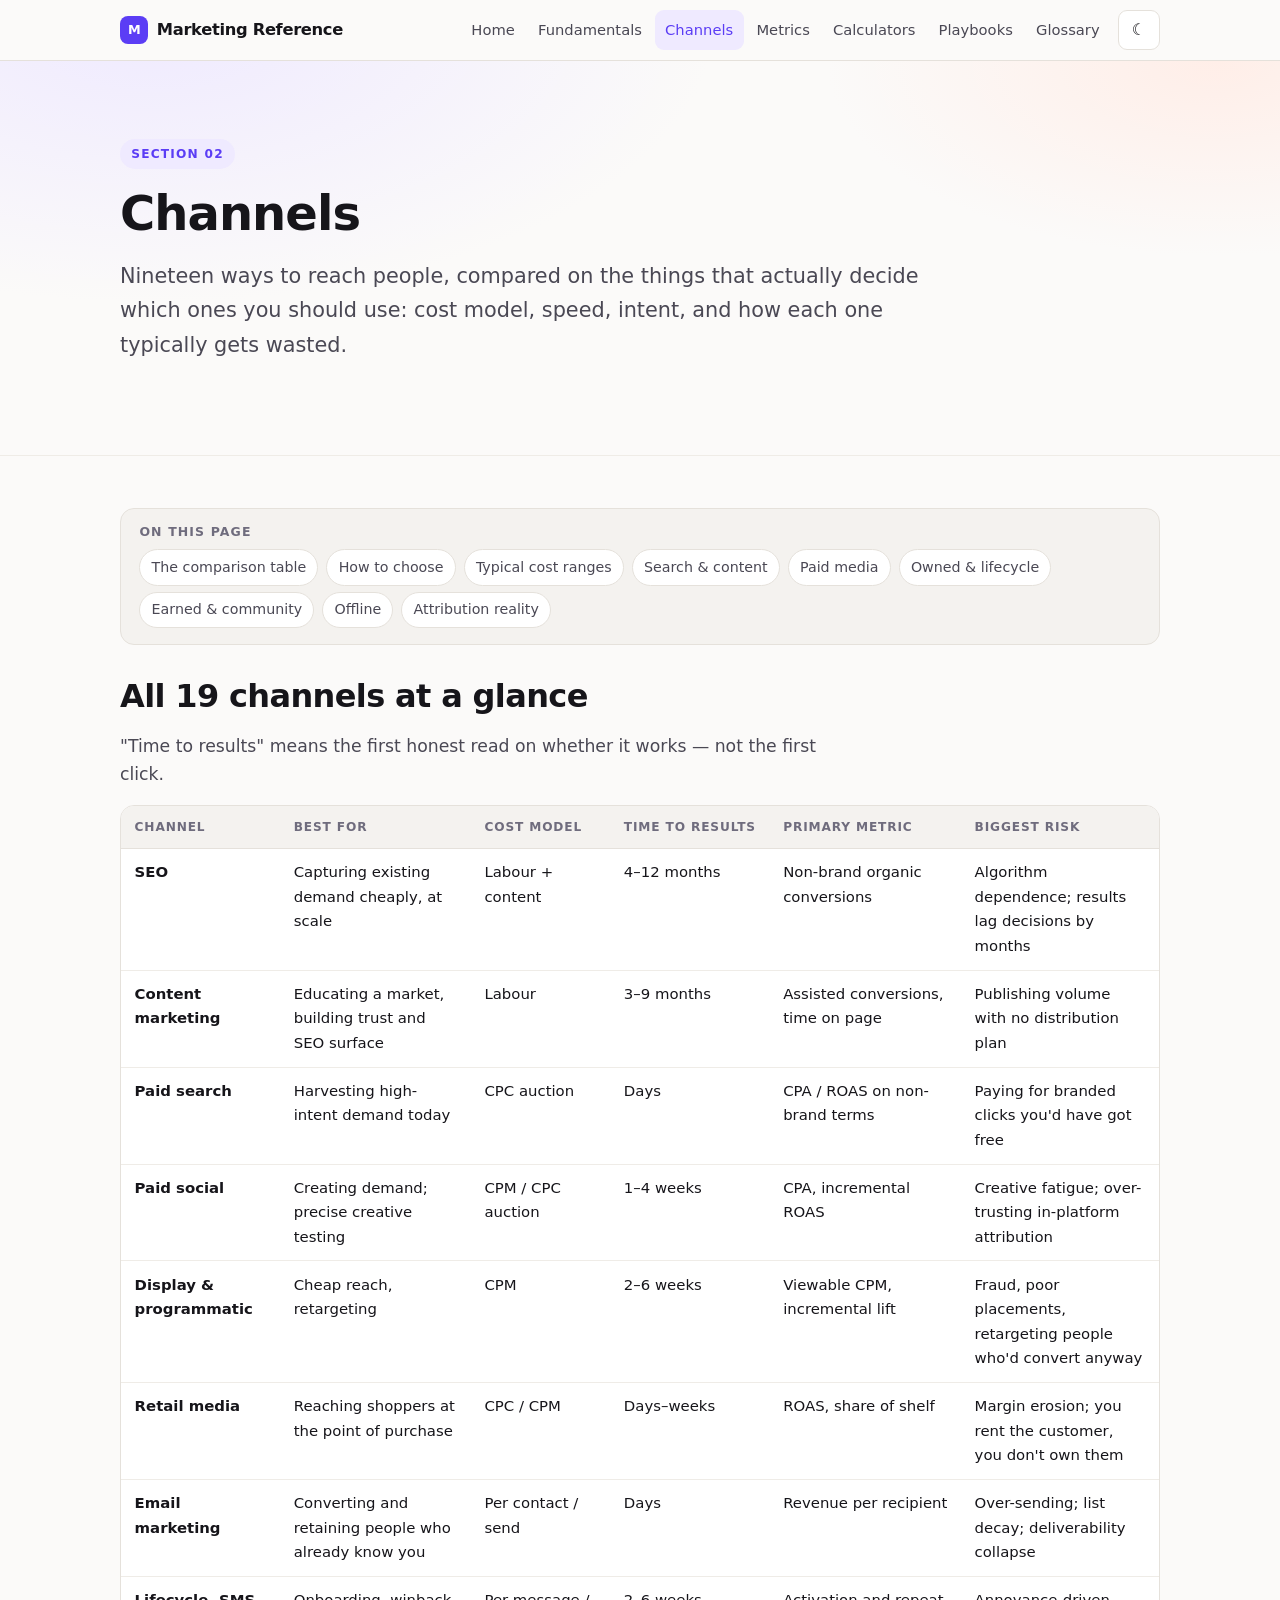
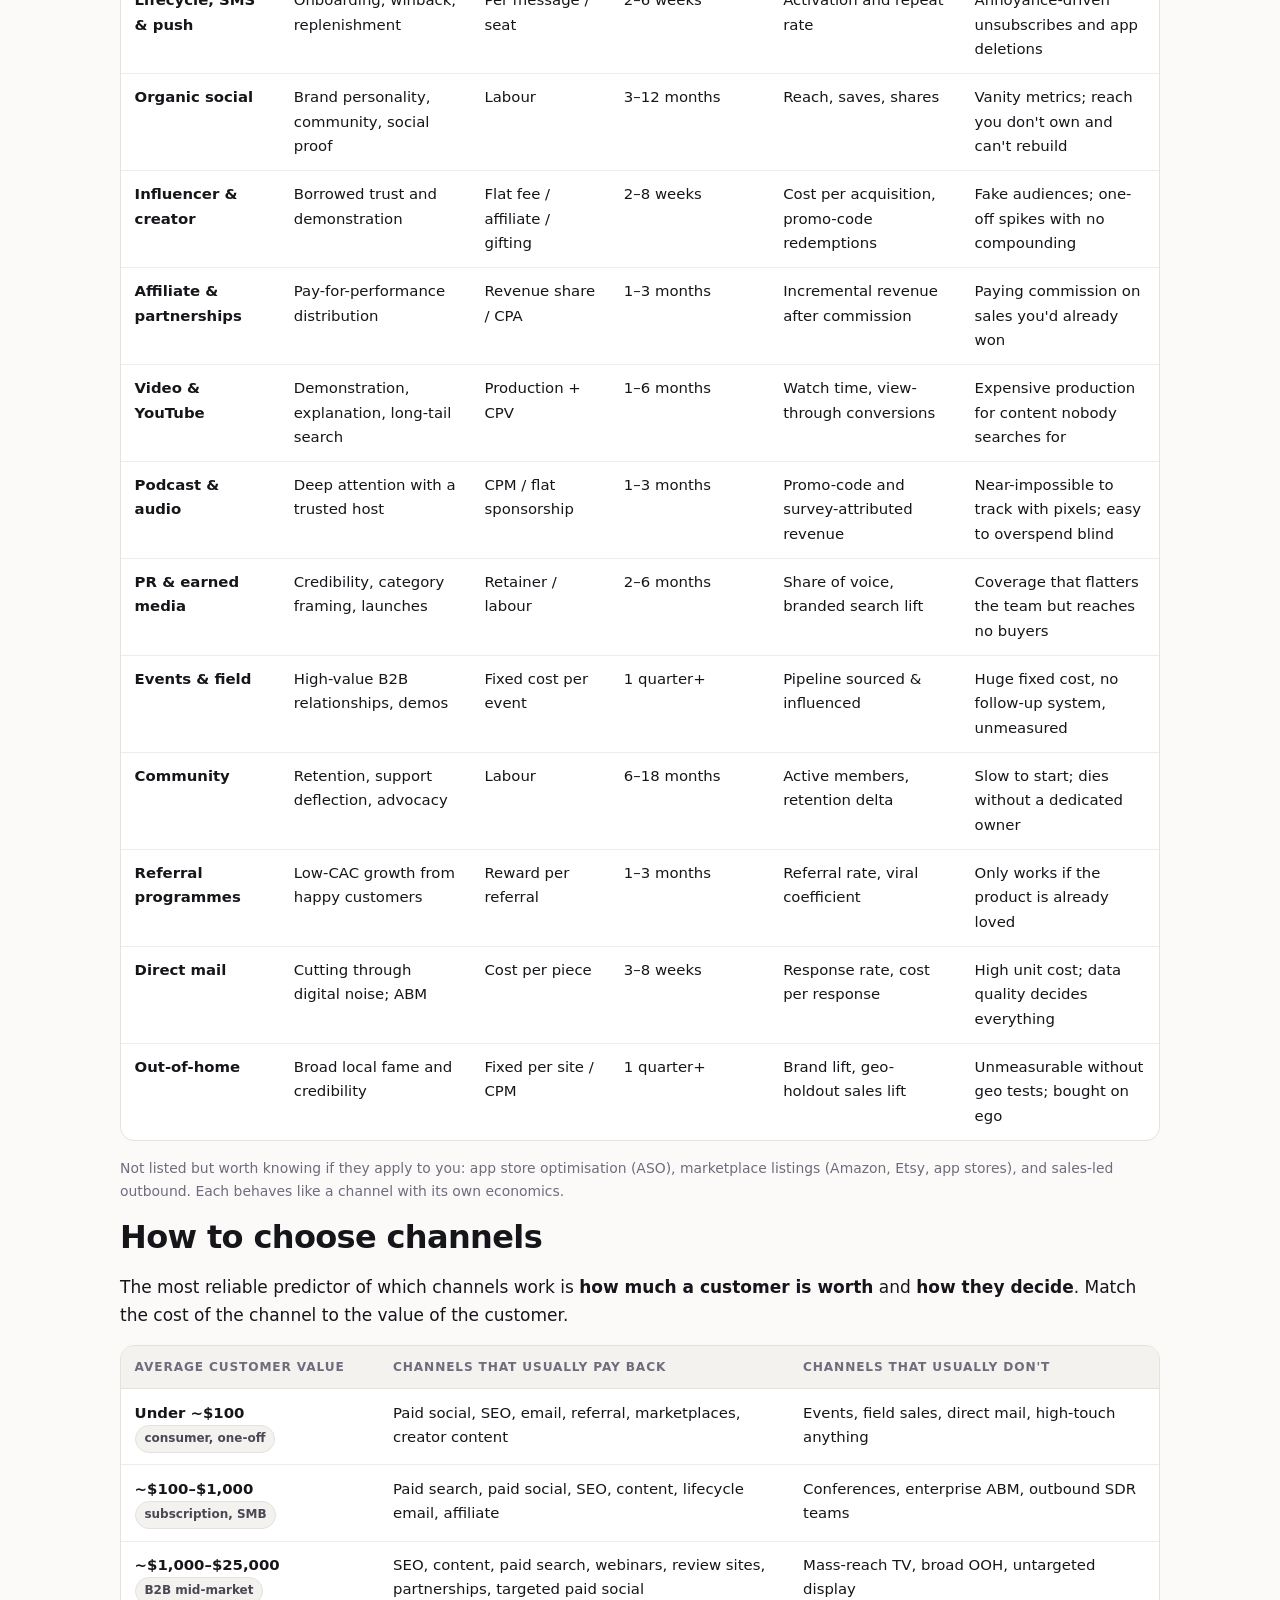
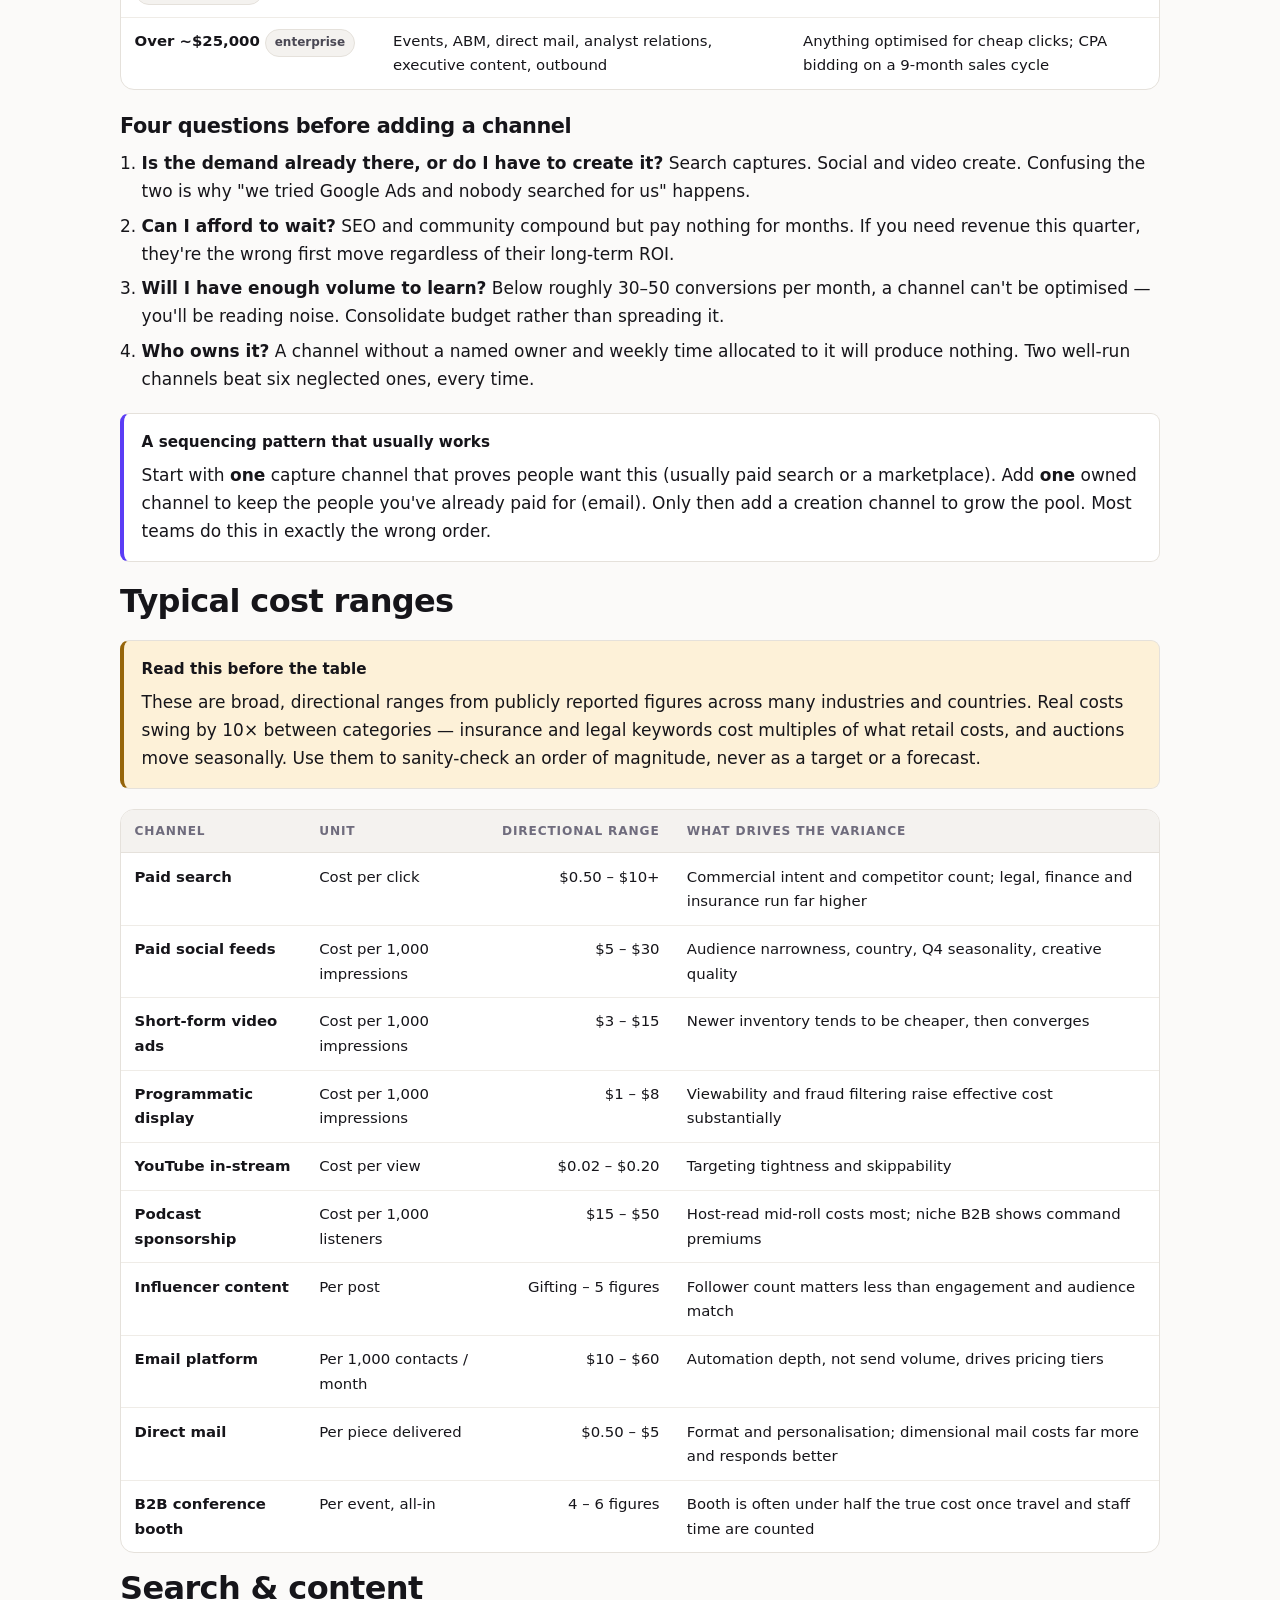
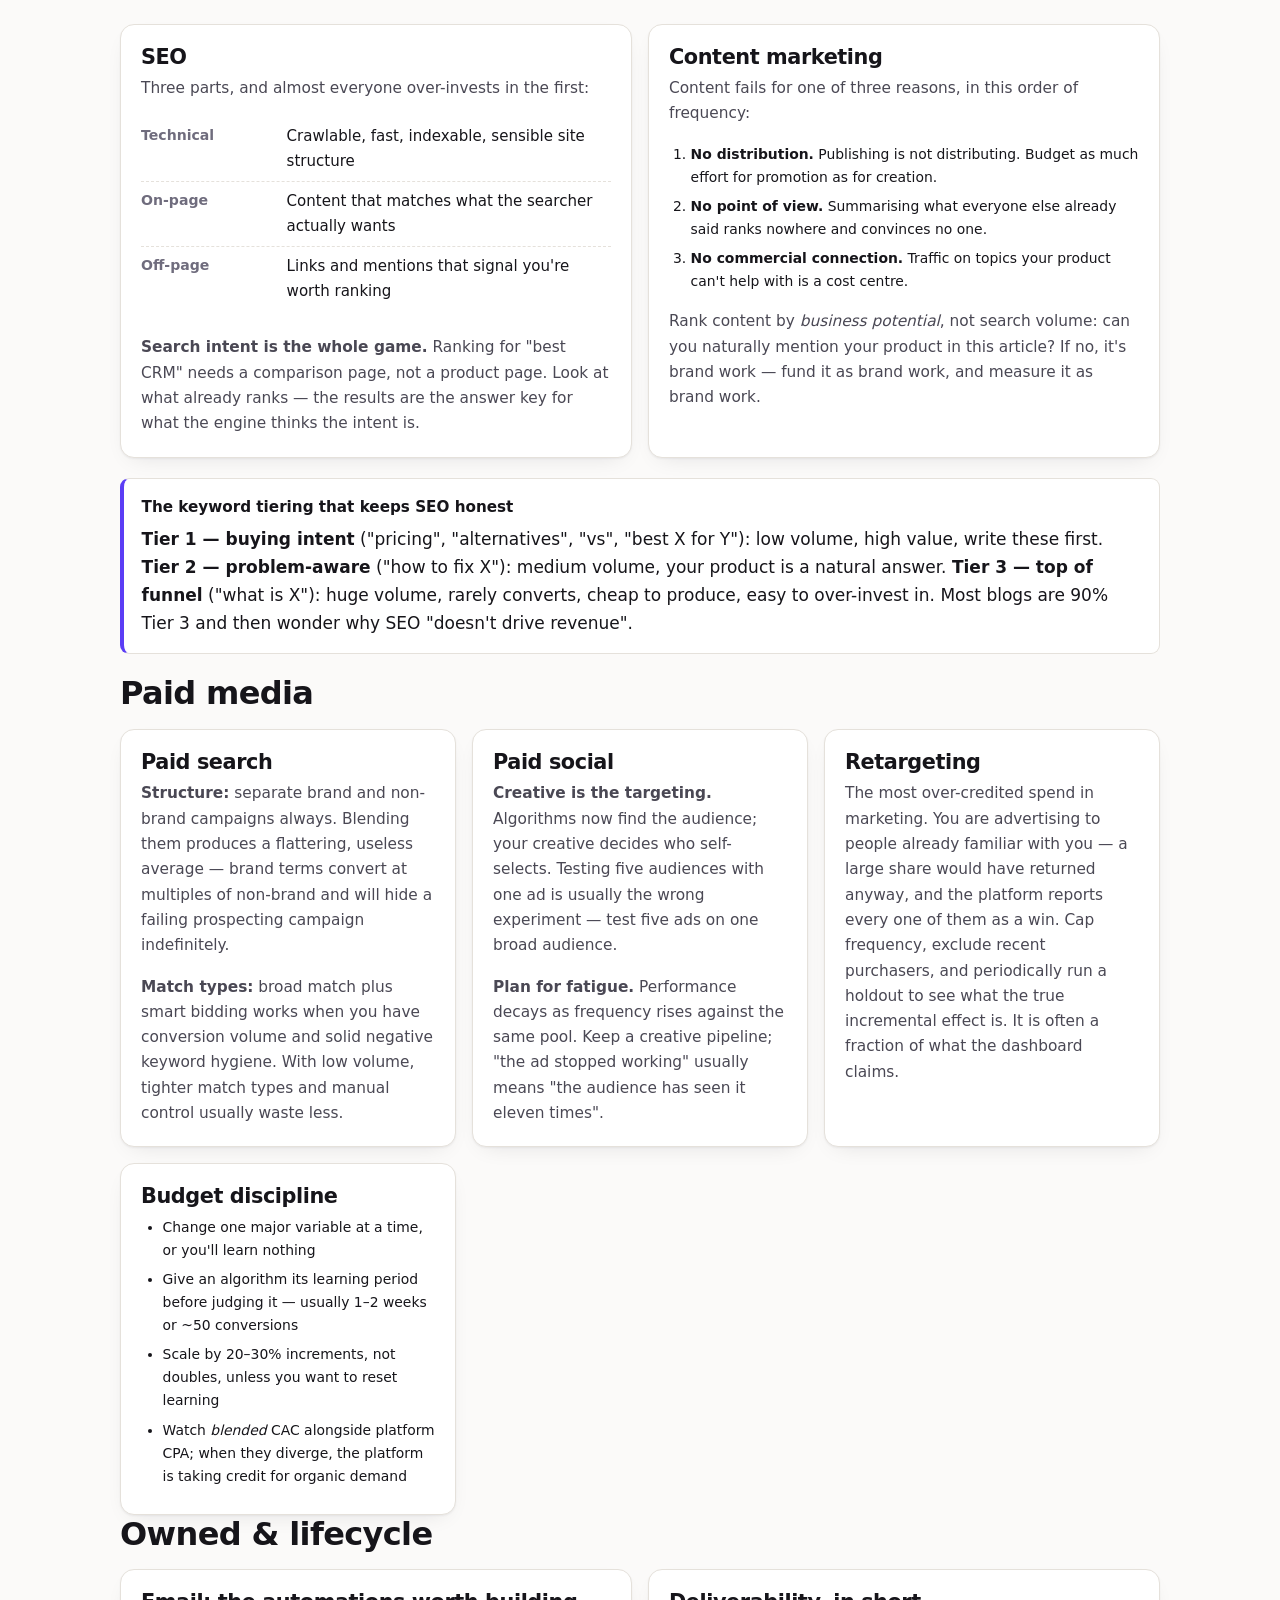
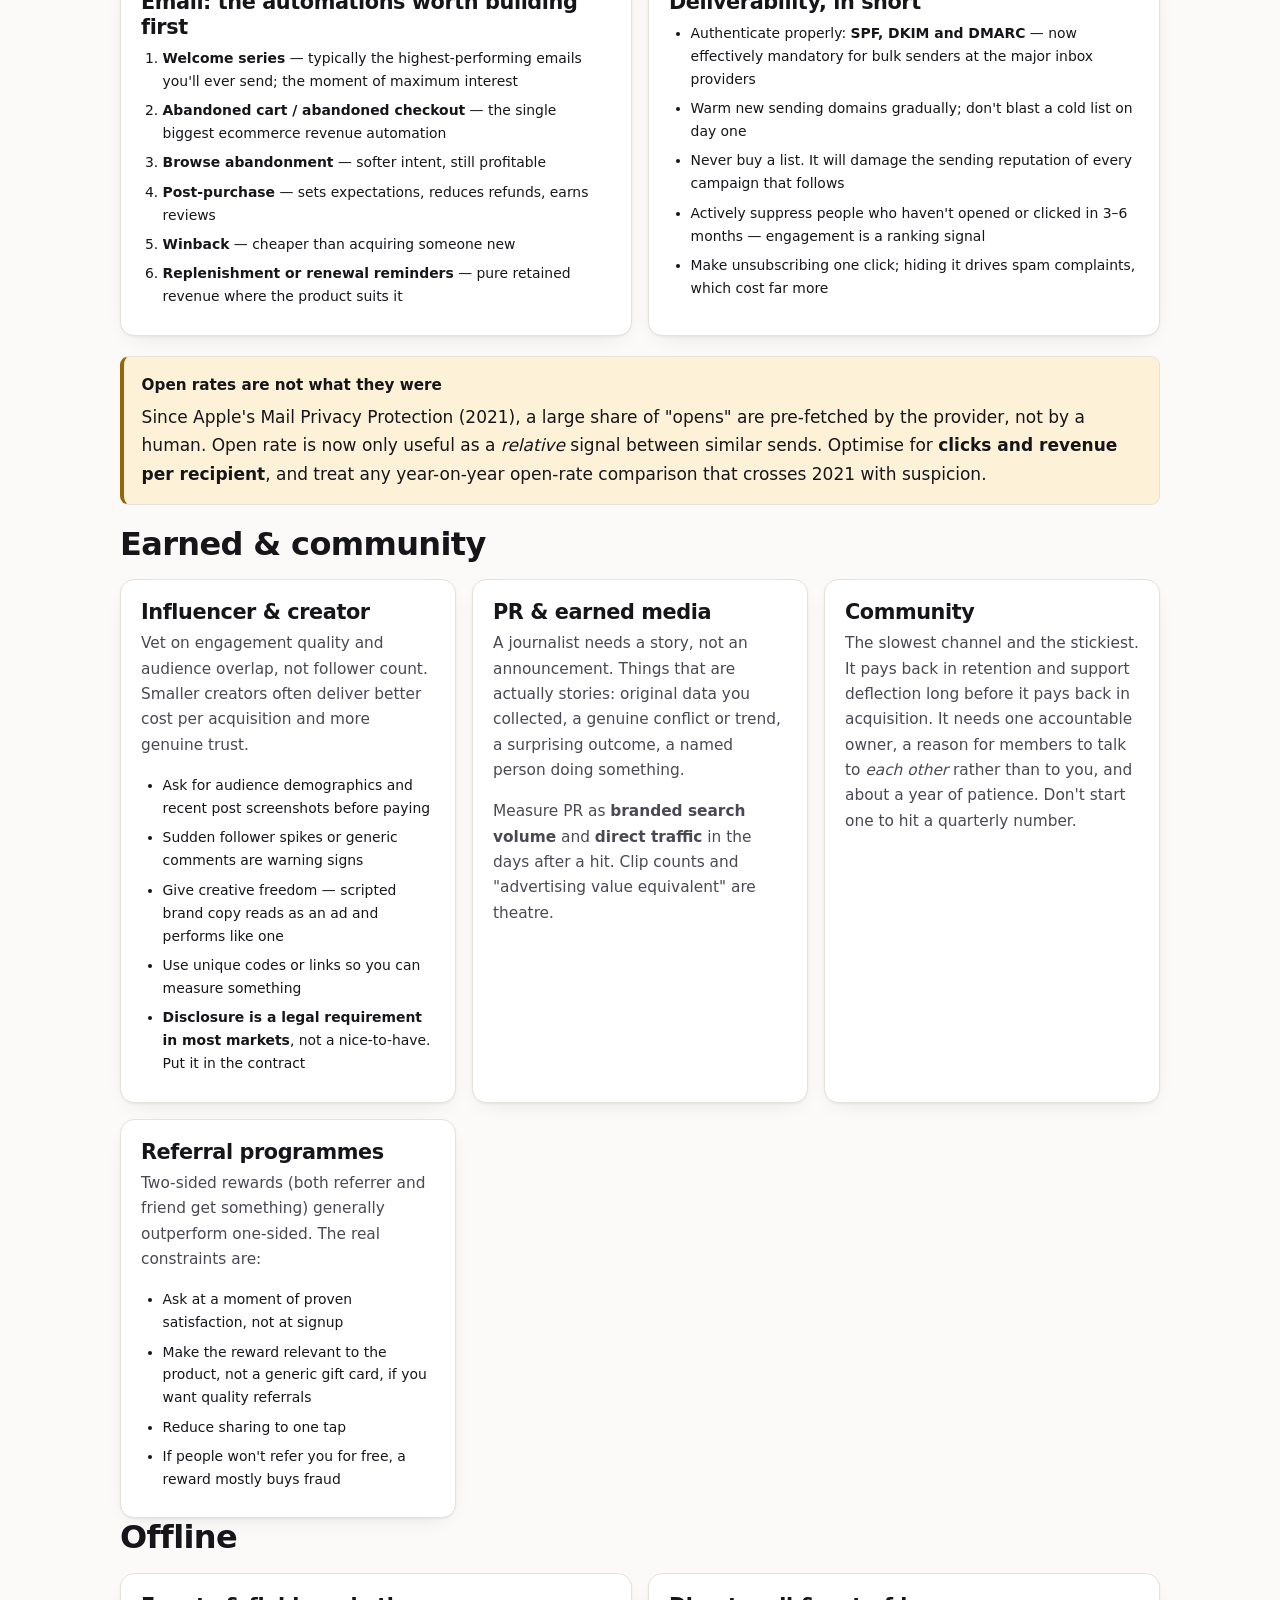
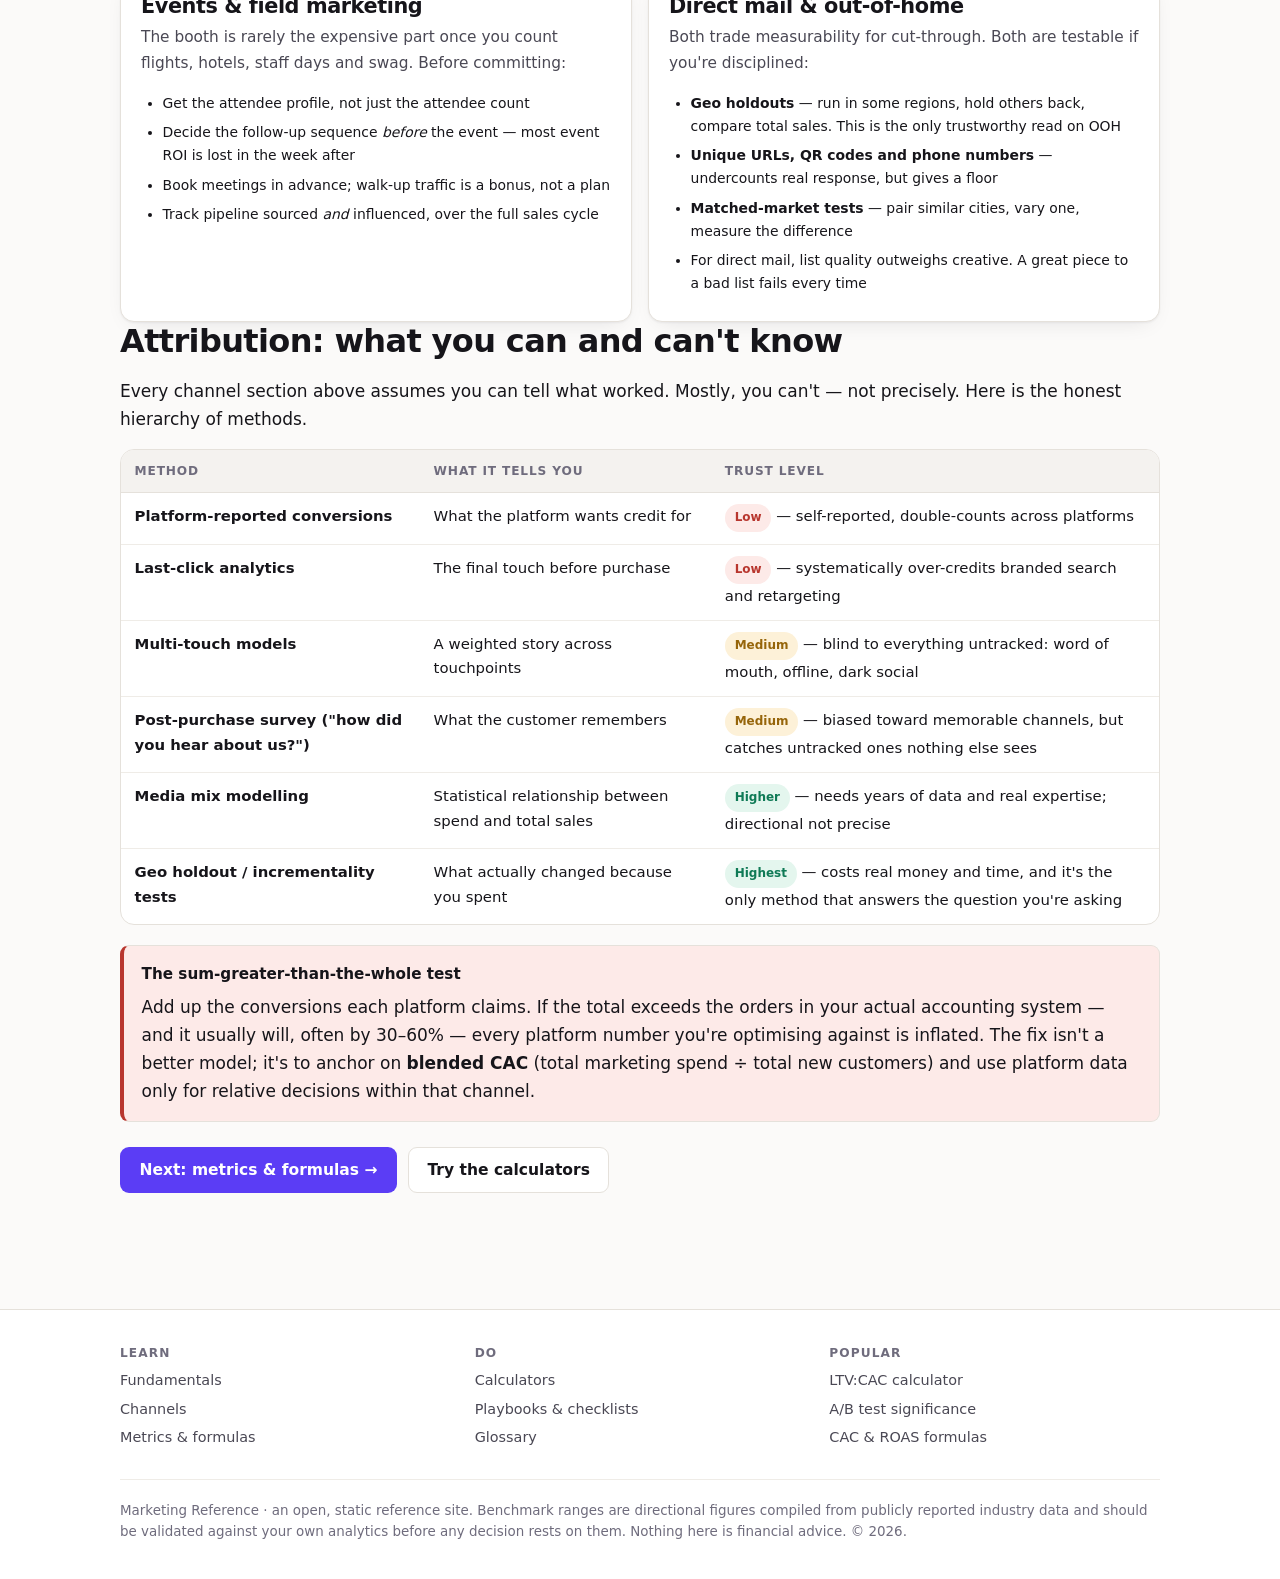
<file: channels.html>
<!DOCTYPE html>
<html lang="en">
<head>
<meta charset="utf-8">
<meta name="viewport" content="width=device-width, initial-scale=1">
<title>Marketing Channels Compared — 19 channels, costs and time to results | Marketing Reference</title>
<meta name="description" content="Nineteen marketing channels side by side: what each is best for, its cost model, realistic time to results, the metric that matters, and the most common way each one is wasted.">
<link rel="canonical" href="https://davlatshermatov.github.io/Test-website/channels.html">
<meta property="og:type" content="website">
<meta property="og:site_name" content="Marketing Reference">
<meta property="og:title" content="Marketing Channels Compared — 19 channels, costs and time to results">
<meta property="og:description" content="Nineteen marketing channels side by side: what each is best for, its cost model, realistic time to results, the metric that matters, and the most common way each one is wasted.">
<meta property="og:url" content="https://davlatshermatov.github.io/Test-website/channels.html">
<meta property="og:image" content="https://davlatshermatov.github.io/Test-website/assets/og-image.png">
<meta property="og:image:width" content="1200">
<meta property="og:image:height" content="630">
<meta property="og:image:alt" content="Marketing Reference — frameworks, metrics, calculators and a glossary">
<meta name="twitter:card" content="summary_large_image">
<meta name="twitter:title" content="Marketing Channels Compared — 19 channels, costs and time to results">
<meta name="twitter:description" content="Nineteen marketing channels side by side: what each is best for, its cost model, realistic time to results, the metric that matters, and the most common way each one is wasted.">
<meta name="twitter:image" content="https://davlatshermatov.github.io/Test-website/assets/og-image.png">
<meta name="color-scheme" content="light dark">
<link rel="stylesheet" href="assets/css/styles.css">
<link rel="icon" href="data:image/svg+xml,<svg xmlns='http://www.w3.org/2000/svg' viewBox='0 0 32 32'><rect width='32' height='32' rx='8' fill='%235b3df5'/><text x='16' y='22' font-size='16' font-family='sans-serif' font-weight='bold' fill='white' text-anchor='middle'>M</text></svg>">
<script>try{var t=localStorage.getItem('mr-theme');if(t)document.documentElement.setAttribute('data-theme',t);}catch(e){}</script>
</head>
<body>
<a class="skip-link" href="#main">Skip to content</a>

<header class="site-header">
  <div class="wrap header-inner">
    <a class="brand" href="index.html"><span class="brand-mark" aria-hidden="true">M</span> Marketing Reference</a>
    <button class="nav-toggle" type="button" aria-expanded="false" aria-controls="site-nav">
      <span class="nav-toggle-bars" aria-hidden="true"><span></span><span></span><span></span></span>Menu
    </button>
    <nav class="site-nav" id="site-nav" aria-label="Main">
      <a href="index.html">Home</a>
      <a href="fundamentals.html">Fundamentals</a>
      <a href="channels.html" aria-current="page">Channels</a>
      <a href="metrics.html">Metrics</a>
      <a href="calculators.html">Calculators</a>
      <a href="playbooks.html">Playbooks</a>
      <a href="glossary.html">Glossary</a>
      <button class="theme-toggle" type="button" aria-label="Switch theme">☾</button>
    </nav>
  </div>
</header>

<main id="main">

  <div class="hero">
    <div class="wrap">
      <span class="eyebrow">Section 02</span>
      <h1>Channels</h1>
      <p class="lede">Nineteen ways to reach people, compared on the things that actually decide which ones you should use: cost model, speed, intent, and how each one typically gets wasted.</p>
    </div>
  </div>

  <div class="wrap section">

    <nav class="toc" aria-label="On this page">
      <h2>On this page</h2>
      <ul>
        <li><a href="#compare">The comparison table</a></li>
        <li><a href="#choose">How to choose</a></li>
        <li><a href="#costs">Typical cost ranges</a></li>
        <li><a href="#search">Search &amp; content</a></li>
        <li><a href="#paid">Paid media</a></li>
        <li><a href="#owned">Owned &amp; lifecycle</a></li>
        <li><a href="#earned">Earned &amp; community</a></li>
        <li><a href="#offline">Offline</a></li>
        <li><a href="#attribution">Attribution reality</a></li>
      </ul>
    </nav>

    <section id="compare">
      <h2>All 19 channels at a glance</h2>
      <p class="lede">"Time to results" means the first honest read on whether it works — not the first click.</p>

      <div class="table-wrap is-wide">
        <table>
          <caption class="visually-hidden">Comparison of 19 marketing channels</caption>
          <thead>
            <tr>
              <th scope="col">Channel</th>
              <th scope="col">Best for</th>
              <th scope="col">Cost model</th>
              <th scope="col">Time to results</th>
              <th scope="col">Primary metric</th>
              <th scope="col">Biggest risk</th>
            </tr>
          </thead>
          <tbody>
            <tr><th scope="row">SEO</th><td>Capturing existing demand cheaply, at scale</td><td>Labour + content</td><td>4–12 months</td><td>Non-brand organic conversions</td><td>Algorithm dependence; results lag decisions by months</td></tr>
            <tr><th scope="row">Content marketing</th><td>Educating a market, building trust and SEO surface</td><td>Labour</td><td>3–9 months</td><td>Assisted conversions, time on page</td><td>Publishing volume with no distribution plan</td></tr>
            <tr><th scope="row">Paid search</th><td>Harvesting high-intent demand today</td><td>CPC auction</td><td>Days</td><td>CPA / ROAS on non-brand terms</td><td>Paying for branded clicks you'd have got free</td></tr>
            <tr><th scope="row">Paid social</th><td>Creating demand; precise creative testing</td><td>CPM / CPC auction</td><td>1–4 weeks</td><td>CPA, incremental ROAS</td><td>Creative fatigue; over-trusting in-platform attribution</td></tr>
            <tr><th scope="row">Display &amp; programmatic</th><td>Cheap reach, retargeting</td><td>CPM</td><td>2–6 weeks</td><td>Viewable CPM, incremental lift</td><td>Fraud, poor placements, retargeting people who'd convert anyway</td></tr>
            <tr><th scope="row">Retail media</th><td>Reaching shoppers at the point of purchase</td><td>CPC / CPM</td><td>Days–weeks</td><td>ROAS, share of shelf</td><td>Margin erosion; you rent the customer, you don't own them</td></tr>
            <tr><th scope="row">Email marketing</th><td>Converting and retaining people who already know you</td><td>Per contact / send</td><td>Days</td><td>Revenue per recipient</td><td>Over-sending; list decay; deliverability collapse</td></tr>
            <tr><th scope="row">Lifecycle, SMS &amp; push</th><td>Onboarding, winback, replenishment</td><td>Per message / seat</td><td>2–6 weeks</td><td>Activation and repeat rate</td><td>Annoyance-driven unsubscribes and app deletions</td></tr>
            <tr><th scope="row">Organic social</th><td>Brand personality, community, social proof</td><td>Labour</td><td>3–12 months</td><td>Reach, saves, shares</td><td>Vanity metrics; reach you don't own and can't rebuild</td></tr>
            <tr><th scope="row">Influencer &amp; creator</th><td>Borrowed trust and demonstration</td><td>Flat fee / affiliate / gifting</td><td>2–8 weeks</td><td>Cost per acquisition, promo-code redemptions</td><td>Fake audiences; one-off spikes with no compounding</td></tr>
            <tr><th scope="row">Affiliate &amp; partnerships</th><td>Pay-for-performance distribution</td><td>Revenue share / CPA</td><td>1–3 months</td><td>Incremental revenue after commission</td><td>Paying commission on sales you'd already won</td></tr>
            <tr><th scope="row">Video &amp; YouTube</th><td>Demonstration, explanation, long-tail search</td><td>Production + CPV</td><td>1–6 months</td><td>Watch time, view-through conversions</td><td>Expensive production for content nobody searches for</td></tr>
            <tr><th scope="row">Podcast &amp; audio</th><td>Deep attention with a trusted host</td><td>CPM / flat sponsorship</td><td>1–3 months</td><td>Promo-code and survey-attributed revenue</td><td>Near-impossible to track with pixels; easy to overspend blind</td></tr>
            <tr><th scope="row">PR &amp; earned media</th><td>Credibility, category framing, launches</td><td>Retainer / labour</td><td>2–6 months</td><td>Share of voice, branded search lift</td><td>Coverage that flatters the team but reaches no buyers</td></tr>
            <tr><th scope="row">Events &amp; field</th><td>High-value B2B relationships, demos</td><td>Fixed cost per event</td><td>1 quarter+</td><td>Pipeline sourced &amp; influenced</td><td>Huge fixed cost, no follow-up system, unmeasured</td></tr>
            <tr><th scope="row">Community</th><td>Retention, support deflection, advocacy</td><td>Labour</td><td>6–18 months</td><td>Active members, retention delta</td><td>Slow to start; dies without a dedicated owner</td></tr>
            <tr><th scope="row">Referral programmes</th><td>Low-CAC growth from happy customers</td><td>Reward per referral</td><td>1–3 months</td><td>Referral rate, viral coefficient</td><td>Only works if the product is already loved</td></tr>
            <tr><th scope="row">Direct mail</th><td>Cutting through digital noise; ABM</td><td>Cost per piece</td><td>3–8 weeks</td><td>Response rate, cost per response</td><td>High unit cost; data quality decides everything</td></tr>
            <tr><th scope="row">Out-of-home</th><td>Broad local fame and credibility</td><td>Fixed per site / CPM</td><td>1 quarter+</td><td>Brand lift, geo-holdout sales lift</td><td>Unmeasurable without geo tests; bought on ego</td></tr>
          </tbody>
        </table>
      </div>
      <p class="table-hint mobile-only">Swipe the table sideways to see all six columns.</p>
      <p class="small muted">Not listed but worth knowing if they apply to you: app store optimisation (ASO), marketplace listings (Amazon, Etsy, app stores), and sales-led outbound. Each behaves like a channel with its own economics.</p>
    </section>

    <section id="choose">
      <h2>How to choose channels</h2>
      <p>The most reliable predictor of which channels work is <strong>how much a customer is worth</strong> and <strong>how they decide</strong>. Match the cost of the channel to the value of the customer.</p>

      <div class="table-wrap">
        <table>
          <thead><tr><th scope="col">Average customer value</th><th scope="col">Channels that usually pay back</th><th scope="col">Channels that usually don't</th></tr></thead>
          <tbody>
            <tr>
              <th scope="row">Under ~$100 <span class="pill">consumer, one-off</span></th>
              <td>Paid social, SEO, email, referral, marketplaces, creator content</td>
              <td>Events, field sales, direct mail, high-touch anything</td>
            </tr>
            <tr>
              <th scope="row">~$100–$1,000 <span class="pill">subscription, SMB</span></th>
              <td>Paid search, paid social, SEO, content, lifecycle email, affiliate</td>
              <td>Conferences, enterprise ABM, outbound SDR teams</td>
            </tr>
            <tr>
              <th scope="row">~$1,000–$25,000 <span class="pill">B2B mid-market</span></th>
              <td>SEO, content, paid search, webinars, review sites, partnerships, targeted paid social</td>
              <td>Mass-reach TV, broad OOH, untargeted display</td>
            </tr>
            <tr>
              <th scope="row">Over ~$25,000 <span class="pill">enterprise</span></th>
              <td>Events, ABM, direct mail, analyst relations, executive content, outbound</td>
              <td>Anything optimised for cheap clicks; CPA bidding on a 9-month sales cycle</td>
            </tr>
          </tbody>
        </table>
      </div>
      <p class="table-hint mobile-only">Swipe the table sideways to see all columns.</p>

      <h3 class="mt-2">Four questions before adding a channel</h3>
      <ol>
        <li><strong>Is the demand already there, or do I have to create it?</strong> Search captures. Social and video create. Confusing the two is why "we tried Google Ads and nobody searched for us" happens.</li>
        <li><strong>Can I afford to wait?</strong> SEO and community compound but pay nothing for months. If you need revenue this quarter, they're the wrong first move regardless of their long-term ROI.</li>
        <li><strong>Will I have enough volume to learn?</strong> Below roughly 30–50 conversions per month, a channel can't be optimised — you'll be reading noise. Consolidate budget rather than spreading it.</li>
        <li><strong>Who owns it?</strong> A channel without a named owner and weekly time allocated to it will produce nothing. Two well-run channels beat six neglected ones, every time.</li>
      </ol>

      <div class="callout">
        <span class="callout-title">A sequencing pattern that usually works</span>
        <p class="mb-0">Start with <strong>one</strong> capture channel that proves people want this (usually paid search or a marketplace). Add <strong>one</strong> owned channel to keep the people you've already paid for (email). Only then add a creation channel to grow the pool. Most teams do this in exactly the wrong order.</p>
      </div>
    </section>

    <section id="costs">
      <h2>Typical cost ranges</h2>
      <div class="callout callout-warn">
        <span class="callout-title">Read this before the table</span>
        <p class="mb-0">These are broad, directional ranges from publicly reported figures across many industries and countries. Real costs swing by 10× between categories — insurance and legal keywords cost multiples of what retail costs, and auctions move seasonally. Use them to sanity-check an order of magnitude, never as a target or a forecast.</p>
      </div>

      <div class="table-wrap">
        <table>
          <thead><tr><th scope="col">Channel</th><th scope="col">Unit</th><th scope="col">Directional range</th><th scope="col">What drives the variance</th></tr></thead>
          <tbody>
            <tr><th scope="row">Paid search</th><td>Cost per click</td><td class="num">$0.50 – $10+</td><td>Commercial intent and competitor count; legal, finance and insurance run far higher</td></tr>
            <tr><th scope="row">Paid social feeds</th><td>Cost per 1,000 impressions</td><td class="num">$5 – $30</td><td>Audience narrowness, country, Q4 seasonality, creative quality</td></tr>
            <tr><th scope="row">Short-form video ads</th><td>Cost per 1,000 impressions</td><td class="num">$3 – $15</td><td>Newer inventory tends to be cheaper, then converges</td></tr>
            <tr><th scope="row">Programmatic display</th><td>Cost per 1,000 impressions</td><td class="num">$1 – $8</td><td>Viewability and fraud filtering raise effective cost substantially</td></tr>
            <tr><th scope="row">YouTube in-stream</th><td>Cost per view</td><td class="num">$0.02 – $0.20</td><td>Targeting tightness and skippability</td></tr>
            <tr><th scope="row">Podcast sponsorship</th><td>Cost per 1,000 listeners</td><td class="num">$15 – $50</td><td>Host-read mid-roll costs most; niche B2B shows command premiums</td></tr>
            <tr><th scope="row">Influencer content</th><td>Per post</td><td class="num">Gifting – 5 figures</td><td>Follower count matters less than engagement and audience match</td></tr>
            <tr><th scope="row">Email platform</th><td>Per 1,000 contacts / month</td><td class="num">$10 – $60</td><td>Automation depth, not send volume, drives pricing tiers</td></tr>
            <tr><th scope="row">Direct mail</th><td>Per piece delivered</td><td class="num">$0.50 – $5</td><td>Format and personalisation; dimensional mail costs far more and responds better</td></tr>
            <tr><th scope="row">B2B conference booth</th><td>Per event, all-in</td><td class="num">4 – 6 figures</td><td>Booth is often under half the true cost once travel and staff time are counted</td></tr>
          </tbody>
        </table>
      </div>
      <p class="table-hint mobile-only">Swipe the table sideways to see all columns.</p>
    </section>

    <section id="search">
      <h2>Search &amp; content</h2>

      <div class="grid grid-2">
        <div class="card">
          <h3>SEO</h3>
          <p class="small">Three parts, and almost everyone over-invests in the first:</p>
          <dl class="kv">
            <div><dt>Technical</dt><dd>Crawlable, fast, indexable, sensible site structure</dd></div>
            <div><dt>On-page</dt><dd>Content that matches what the searcher actually wants</dd></div>
            <div><dt>Off-page</dt><dd>Links and mentions that signal you're worth ranking</dd></div>
          </dl>
          <p class="small mt-2 mb-0"><strong>Search intent is the whole game.</strong> Ranking for "best CRM" needs a comparison page, not a product page. Look at what already ranks — the results are the answer key for what the engine thinks the intent is.</p>
        </div>
        <div class="card">
          <h3>Content marketing</h3>
          <p class="small">Content fails for one of three reasons, in this order of frequency:</p>
          <ol class="small">
            <li><strong>No distribution.</strong> Publishing is not distributing. Budget as much effort for promotion as for creation.</li>
            <li><strong>No point of view.</strong> Summarising what everyone else already said ranks nowhere and convinces no one.</li>
            <li><strong>No commercial connection.</strong> Traffic on topics your product can't help with is a cost centre.</li>
          </ol>
          <p class="small mb-0">Rank content by <em>business potential</em>, not search volume: can you naturally mention your product in this article? If no, it's brand work — fund it as brand work, and measure it as brand work.</p>
        </div>
      </div>

      <div class="callout">
        <span class="callout-title">The keyword tiering that keeps SEO honest</span>
        <p class="mb-0"><strong>Tier 1 — buying intent</strong> ("pricing", "alternatives", "vs", "best X for Y"): low volume, high value, write these first. <strong>Tier 2 — problem-aware</strong> ("how to fix X"): medium volume, your product is a natural answer. <strong>Tier 3 — top of funnel</strong> ("what is X"): huge volume, rarely converts, cheap to produce, easy to over-invest in. Most blogs are 90% Tier 3 and then wonder why SEO "doesn't drive revenue".</p>
      </div>
    </section>

    <section id="paid">
      <h2>Paid media</h2>

      <div class="grid grid-2">
        <div class="card">
          <h3>Paid search</h3>
          <p class="small"><strong>Structure:</strong> separate brand and non-brand campaigns always. Blending them produces a flattering, useless average — brand terms convert at multiples of non-brand and will hide a failing prospecting campaign indefinitely.</p>
          <p class="small mb-0"><strong>Match types:</strong> broad match plus smart bidding works when you have conversion volume and solid negative keyword hygiene. With low volume, tighter match types and manual control usually waste less.</p>
        </div>
        <div class="card">
          <h3>Paid social</h3>
          <p class="small"><strong>Creative is the targeting.</strong> Algorithms now find the audience; your creative decides who self-selects. Testing five audiences with one ad is usually the wrong experiment — test five ads on one broad audience.</p>
          <p class="small mb-0"><strong>Plan for fatigue.</strong> Performance decays as frequency rises against the same pool. Keep a creative pipeline; "the ad stopped working" usually means "the audience has seen it eleven times".</p>
        </div>
        <div class="card">
          <h3>Retargeting</h3>
          <p class="small mb-0">The most over-credited spend in marketing. You are advertising to people already familiar with you — a large share would have returned anyway, and the platform reports every one of them as a win. Cap frequency, exclude recent purchasers, and periodically run a holdout to see what the true incremental effect is. It is often a fraction of what the dashboard claims.</p>
        </div>
        <div class="card">
          <h3>Budget discipline</h3>
          <ul class="small mb-0">
            <li>Change one major variable at a time, or you'll learn nothing</li>
            <li>Give an algorithm its learning period before judging it — usually 1–2 weeks or ~50 conversions</li>
            <li>Scale by 20–30% increments, not doubles, unless you want to reset learning</li>
            <li>Watch <em>blended</em> CAC alongside platform CPA; when they diverge, the platform is taking credit for organic demand</li>
          </ul>
        </div>
      </div>
    </section>

    <section id="owned">
      <h2>Owned &amp; lifecycle</h2>

      <div class="grid grid-2">
        <div class="card">
          <h3>Email: the automations worth building first</h3>
          <ol class="small mb-0">
            <li><strong>Welcome series</strong> — typically the highest-performing emails you'll ever send; the moment of maximum interest</li>
            <li><strong>Abandoned cart / abandoned checkout</strong> — the single biggest ecommerce revenue automation</li>
            <li><strong>Browse abandonment</strong> — softer intent, still profitable</li>
            <li><strong>Post-purchase</strong> — sets expectations, reduces refunds, earns reviews</li>
            <li><strong>Winback</strong> — cheaper than acquiring someone new</li>
            <li><strong>Replenishment or renewal reminders</strong> — pure retained revenue where the product suits it</li>
          </ol>
        </div>
        <div class="card">
          <h3>Deliverability, in short</h3>
          <ul class="small mb-0">
            <li>Authenticate properly: <strong>SPF, DKIM and DMARC</strong> — now effectively mandatory for bulk senders at the major inbox providers</li>
            <li>Warm new sending domains gradually; don't blast a cold list on day one</li>
            <li>Never buy a list. It will damage the sending reputation of every campaign that follows</li>
            <li>Actively suppress people who haven't opened or clicked in 3–6 months — engagement is a ranking signal</li>
            <li>Make unsubscribing one click; hiding it drives spam complaints, which cost far more</li>
          </ul>
        </div>
      </div>

      <div class="callout callout-warn">
        <span class="callout-title">Open rates are not what they were</span>
        <p class="mb-0">Since Apple's Mail Privacy Protection (2021), a large share of "opens" are pre-fetched by the provider, not by a human. Open rate is now only useful as a <em>relative</em> signal between similar sends. Optimise for <strong>clicks and revenue per recipient</strong>, and treat any year-on-year open-rate comparison that crosses 2021 with suspicion.</p>
      </div>
    </section>

    <section id="earned">
      <h2>Earned &amp; community</h2>

      <div class="grid grid-2">
        <div class="card">
          <h3>Influencer &amp; creator</h3>
          <p class="small">Vet on engagement quality and audience overlap, not follower count. Smaller creators often deliver better cost per acquisition and more genuine trust.</p>
          <ul class="small mb-0">
            <li>Ask for audience demographics and recent post screenshots before paying</li>
            <li>Sudden follower spikes or generic comments are warning signs</li>
            <li>Give creative freedom — scripted brand copy reads as an ad and performs like one</li>
            <li>Use unique codes or links so you can measure something</li>
            <li><strong>Disclosure is a legal requirement in most markets</strong>, not a nice-to-have. Put it in the contract</li>
          </ul>
        </div>
        <div class="card">
          <h3>PR &amp; earned media</h3>
          <p class="small">A journalist needs a story, not an announcement. Things that are actually stories: original data you collected, a genuine conflict or trend, a surprising outcome, a named person doing something.</p>
          <p class="small mb-0">Measure PR as <strong>branded search volume</strong> and <strong>direct traffic</strong> in the days after a hit. Clip counts and "advertising value equivalent" are theatre.</p>
        </div>
        <div class="card">
          <h3>Community</h3>
          <p class="small mb-0">The slowest channel and the stickiest. It pays back in retention and support deflection long before it pays back in acquisition. It needs one accountable owner, a reason for members to talk to <em>each other</em> rather than to you, and about a year of patience. Don't start one to hit a quarterly number.</p>
        </div>
        <div class="card">
          <h3>Referral programmes</h3>
          <p class="small">Two-sided rewards (both referrer and friend get something) generally outperform one-sided. The real constraints are:</p>
          <ul class="small mb-0">
            <li>Ask at a moment of proven satisfaction, not at signup</li>
            <li>Make the reward relevant to the product, not a generic gift card, if you want quality referrals</li>
            <li>Reduce sharing to one tap</li>
            <li>If people won't refer you for free, a reward mostly buys fraud</li>
          </ul>
        </div>
      </div>
    </section>

    <section id="offline">
      <h2>Offline</h2>

      <div class="grid grid-2">
        <div class="card">
          <h3>Events &amp; field marketing</h3>
          <p class="small">The booth is rarely the expensive part once you count flights, hotels, staff days and swag. Before committing:</p>
          <ul class="small mb-0">
            <li>Get the attendee profile, not just the attendee count</li>
            <li>Decide the follow-up sequence <em>before</em> the event — most event ROI is lost in the week after</li>
            <li>Book meetings in advance; walk-up traffic is a bonus, not a plan</li>
            <li>Track pipeline sourced <em>and</em> influenced, over the full sales cycle</li>
          </ul>
        </div>
        <div class="card">
          <h3>Direct mail &amp; out-of-home</h3>
          <p class="small">Both trade measurability for cut-through. Both are testable if you're disciplined:</p>
          <ul class="small mb-0">
            <li><strong>Geo holdouts</strong> — run in some regions, hold others back, compare total sales. This is the only trustworthy read on OOH</li>
            <li><strong>Unique URLs, QR codes and phone numbers</strong> — undercounts real response, but gives a floor</li>
            <li><strong>Matched-market tests</strong> — pair similar cities, vary one, measure the difference</li>
            <li>For direct mail, list quality outweighs creative. A great piece to a bad list fails every time</li>
          </ul>
        </div>
      </div>
    </section>

    <section id="attribution">
      <h2>Attribution: what you can and can't know</h2>
      <p>Every channel section above assumes you can tell what worked. Mostly, you can't — not precisely. Here is the honest hierarchy of methods.</p>

      <div class="table-wrap">
        <table>
          <thead><tr><th scope="col">Method</th><th scope="col">What it tells you</th><th scope="col">Trust level</th></tr></thead>
          <tbody>
            <tr><th scope="row">Platform-reported conversions</th><td>What the platform wants credit for</td><td><span class="pill pill-bad">Low</span> — self-reported, double-counts across platforms</td></tr>
            <tr><th scope="row">Last-click analytics</th><td>The final touch before purchase</td><td><span class="pill pill-bad">Low</span> — systematically over-credits branded search and retargeting</td></tr>
            <tr><th scope="row">Multi-touch models</th><td>A weighted story across touchpoints</td><td><span class="pill pill-warn">Medium</span> — blind to everything untracked: word of mouth, offline, dark social</td></tr>
            <tr><th scope="row">Post-purchase survey ("how did you hear about us?")</th><td>What the customer remembers</td><td><span class="pill pill-warn">Medium</span> — biased toward memorable channels, but catches untracked ones nothing else sees</td></tr>
            <tr><th scope="row">Media mix modelling</th><td>Statistical relationship between spend and total sales</td><td><span class="pill pill-ok">Higher</span> — needs years of data and real expertise; directional not precise</td></tr>
            <tr><th scope="row">Geo holdout / incrementality tests</th><td>What actually changed because you spent</td><td><span class="pill pill-ok">Highest</span> — costs real money and time, and it's the only method that answers the question you're asking</td></tr>
          </tbody>
        </table>
      </div>
      <p class="table-hint mobile-only">Swipe the table sideways to see all columns.</p>

      <div class="callout callout-bad">
        <span class="callout-title">The sum-greater-than-the-whole test</span>
        <p class="mb-0">Add up the conversions each platform claims. If the total exceeds the orders in your actual accounting system — and it usually will, often by 30–60% — every platform number you're optimising against is inflated. The fix isn't a better model; it's to anchor on <strong>blended CAC</strong> (total marketing spend ÷ total new customers) and use platform data only for relative decisions within that channel.</p>
      </div>
    </section>

    <div class="btn-row">
      <a class="btn btn-primary" href="metrics.html">Next: metrics &amp; formulas →</a>
      <a class="btn btn-ghost" href="calculators.html">Try the calculators</a>
    </div>

  </div>
</main>

<footer class="site-footer">
  <div class="wrap">
    <div class="footer-grid">
      <div>
        <h4>Learn</h4>
        <ul>
          <li><a href="fundamentals.html">Fundamentals</a></li>
          <li><a href="channels.html">Channels</a></li>
          <li><a href="metrics.html">Metrics &amp; formulas</a></li>
        </ul>
      </div>
      <div>
        <h4>Do</h4>
        <ul>
          <li><a href="calculators.html">Calculators</a></li>
          <li><a href="playbooks.html">Playbooks &amp; checklists</a></li>
          <li><a href="glossary.html">Glossary</a></li>
        </ul>
      </div>
      <div>
        <h4>Popular</h4>
        <ul>
          <li><a href="calculators.html#unit-economics">LTV:CAC calculator</a></li>
          <li><a href="calculators.html#ab-test">A/B test significance</a></li>
          <li><a href="metrics.html#acquisition">CAC &amp; ROAS formulas</a></li>
        </ul>
      </div>
    </div>
    <div class="footer-bottom">
      <p class="mb-0">Marketing Reference · an open, static reference site. Benchmark ranges are directional figures compiled from publicly reported industry data and should be validated against your own analytics before any decision rests on them. Nothing here is financial advice. © <span data-year>2026</span>.</p>
    </div>
  </div>
</footer>

<script src="assets/js/site.js" defer></script>
</body>
</html>
</file>
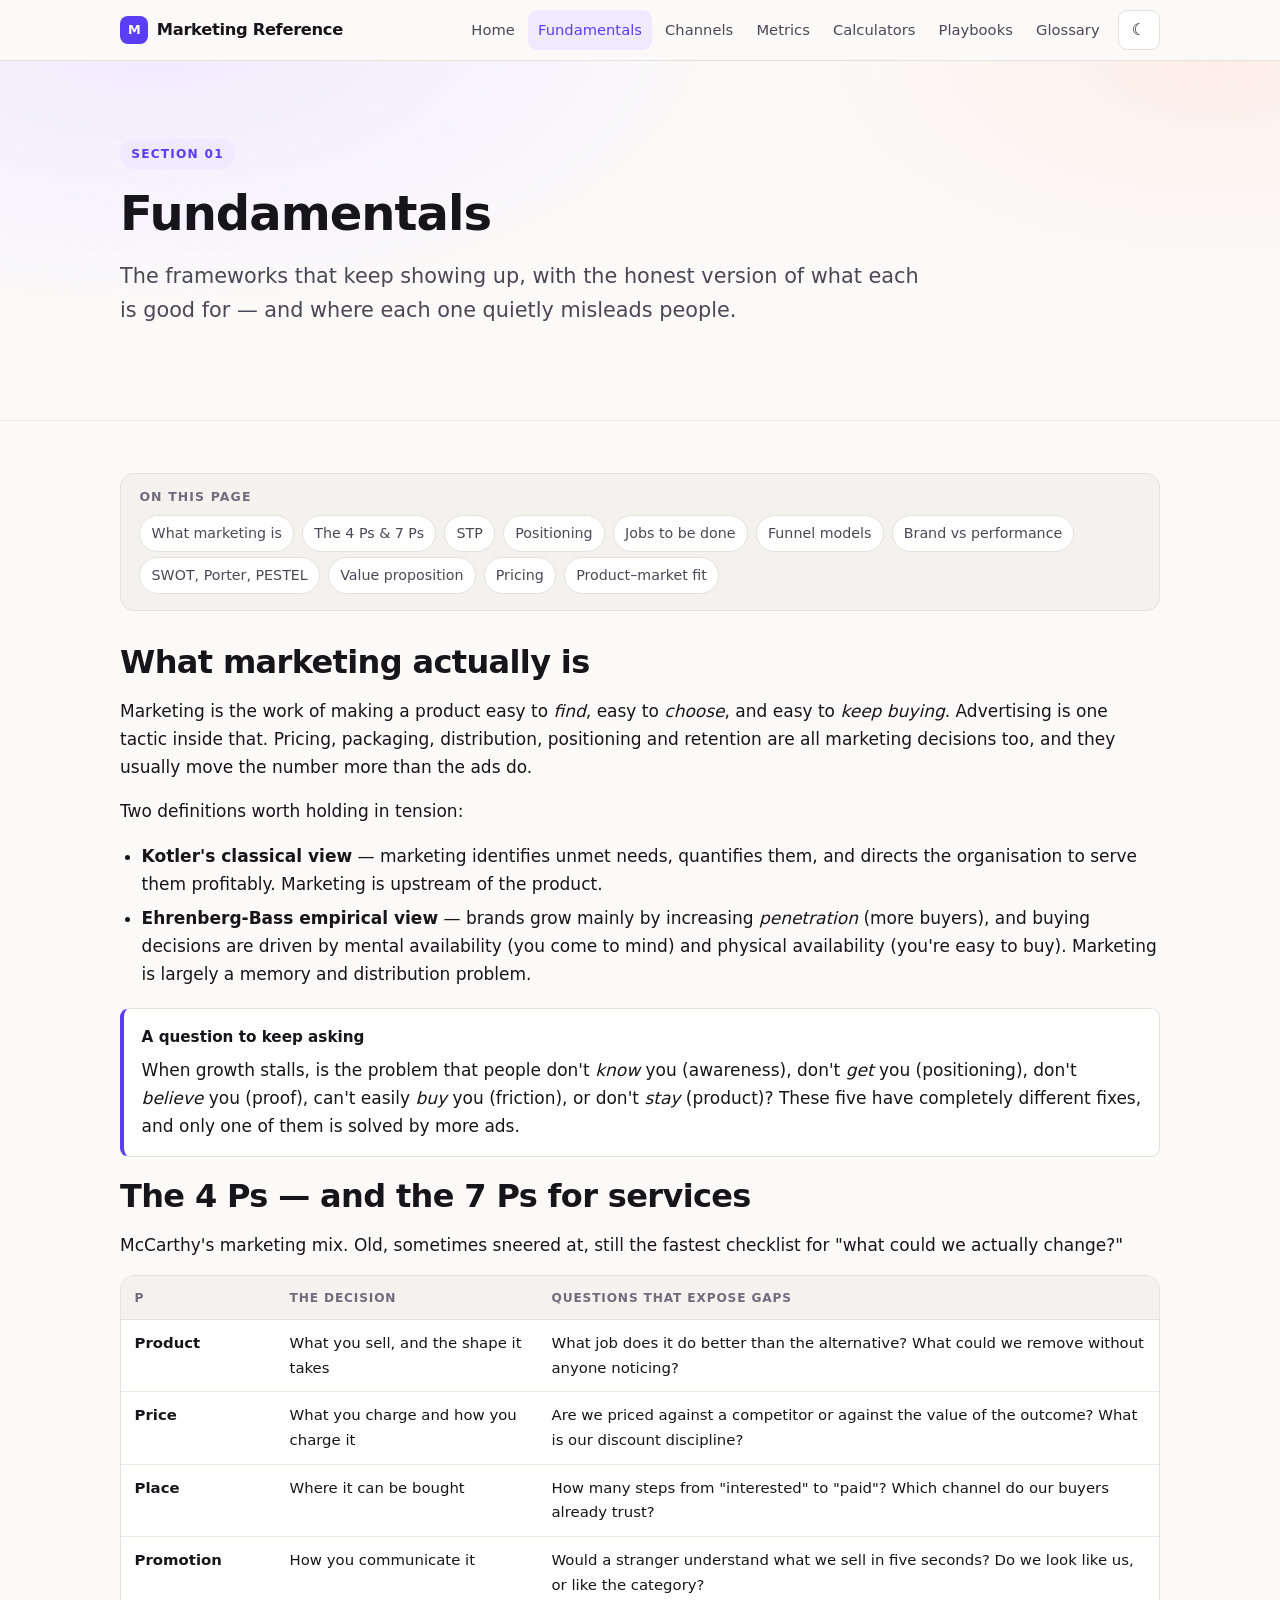
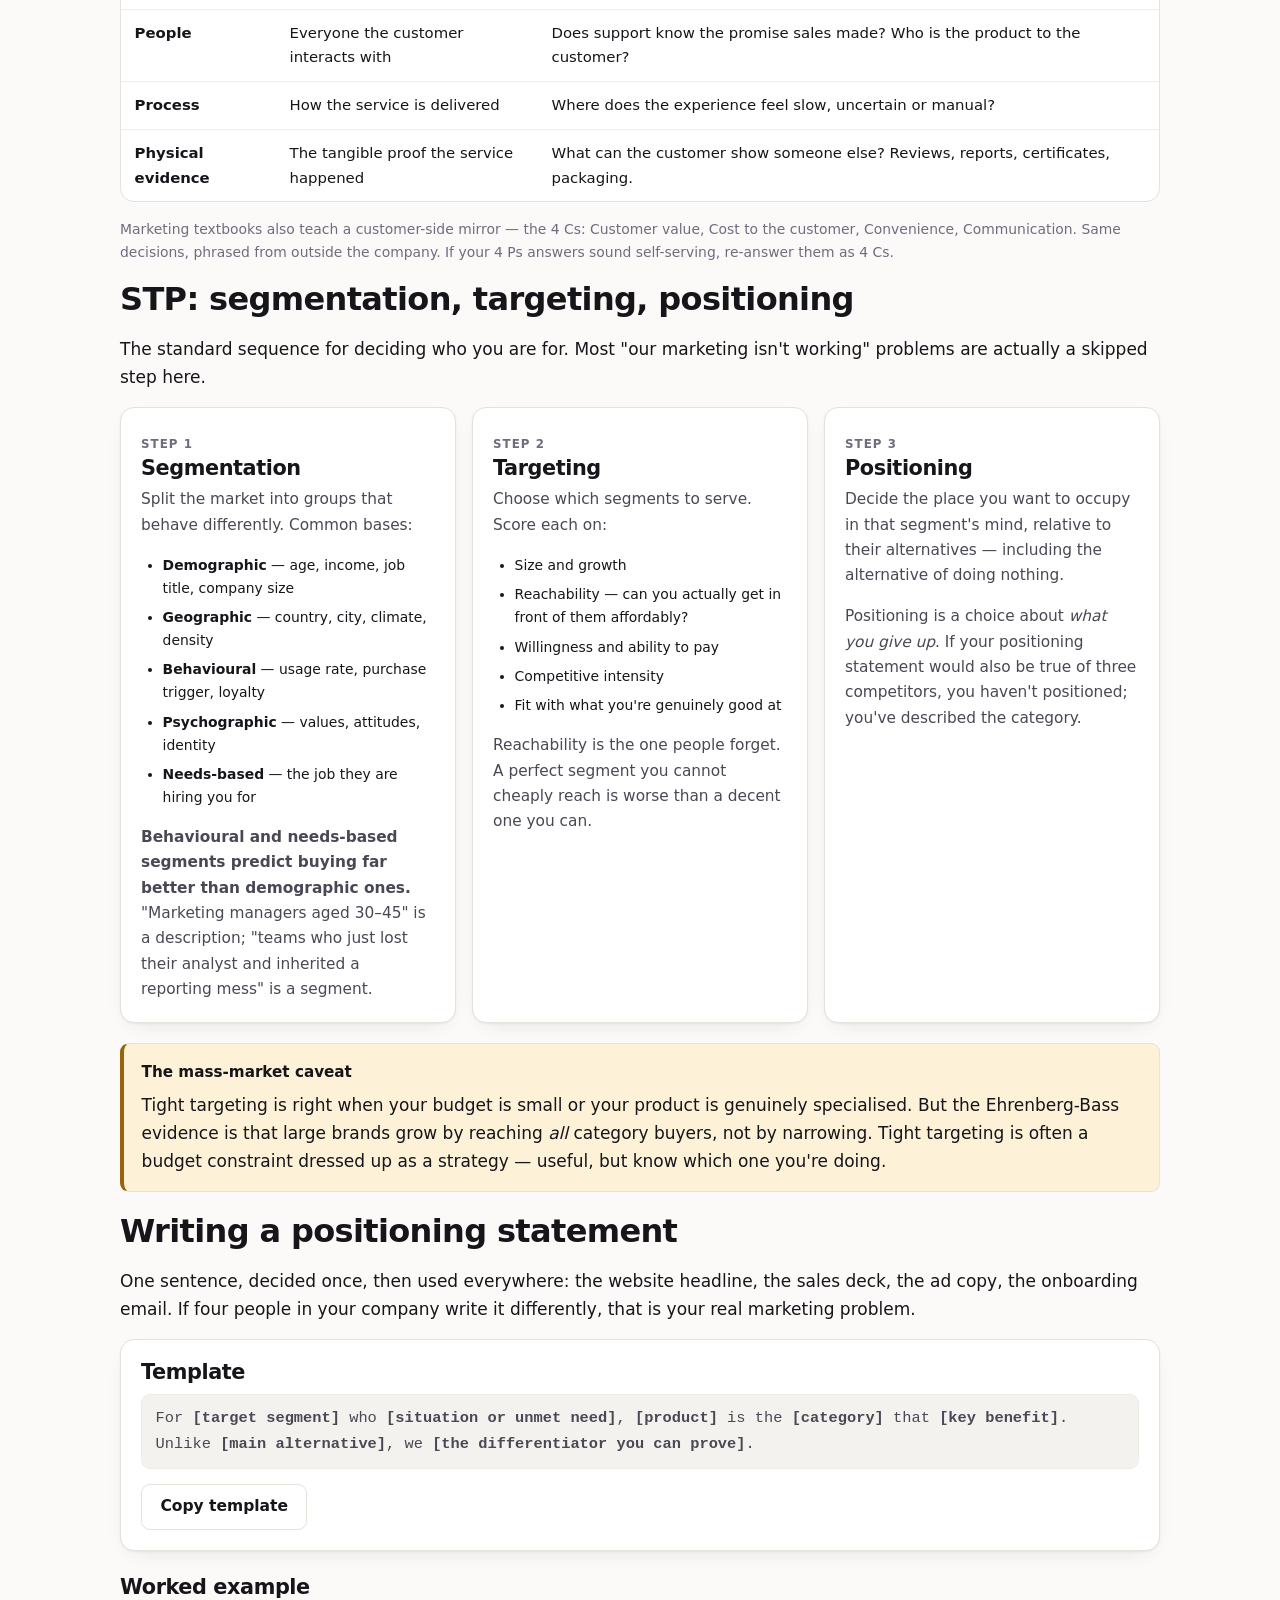
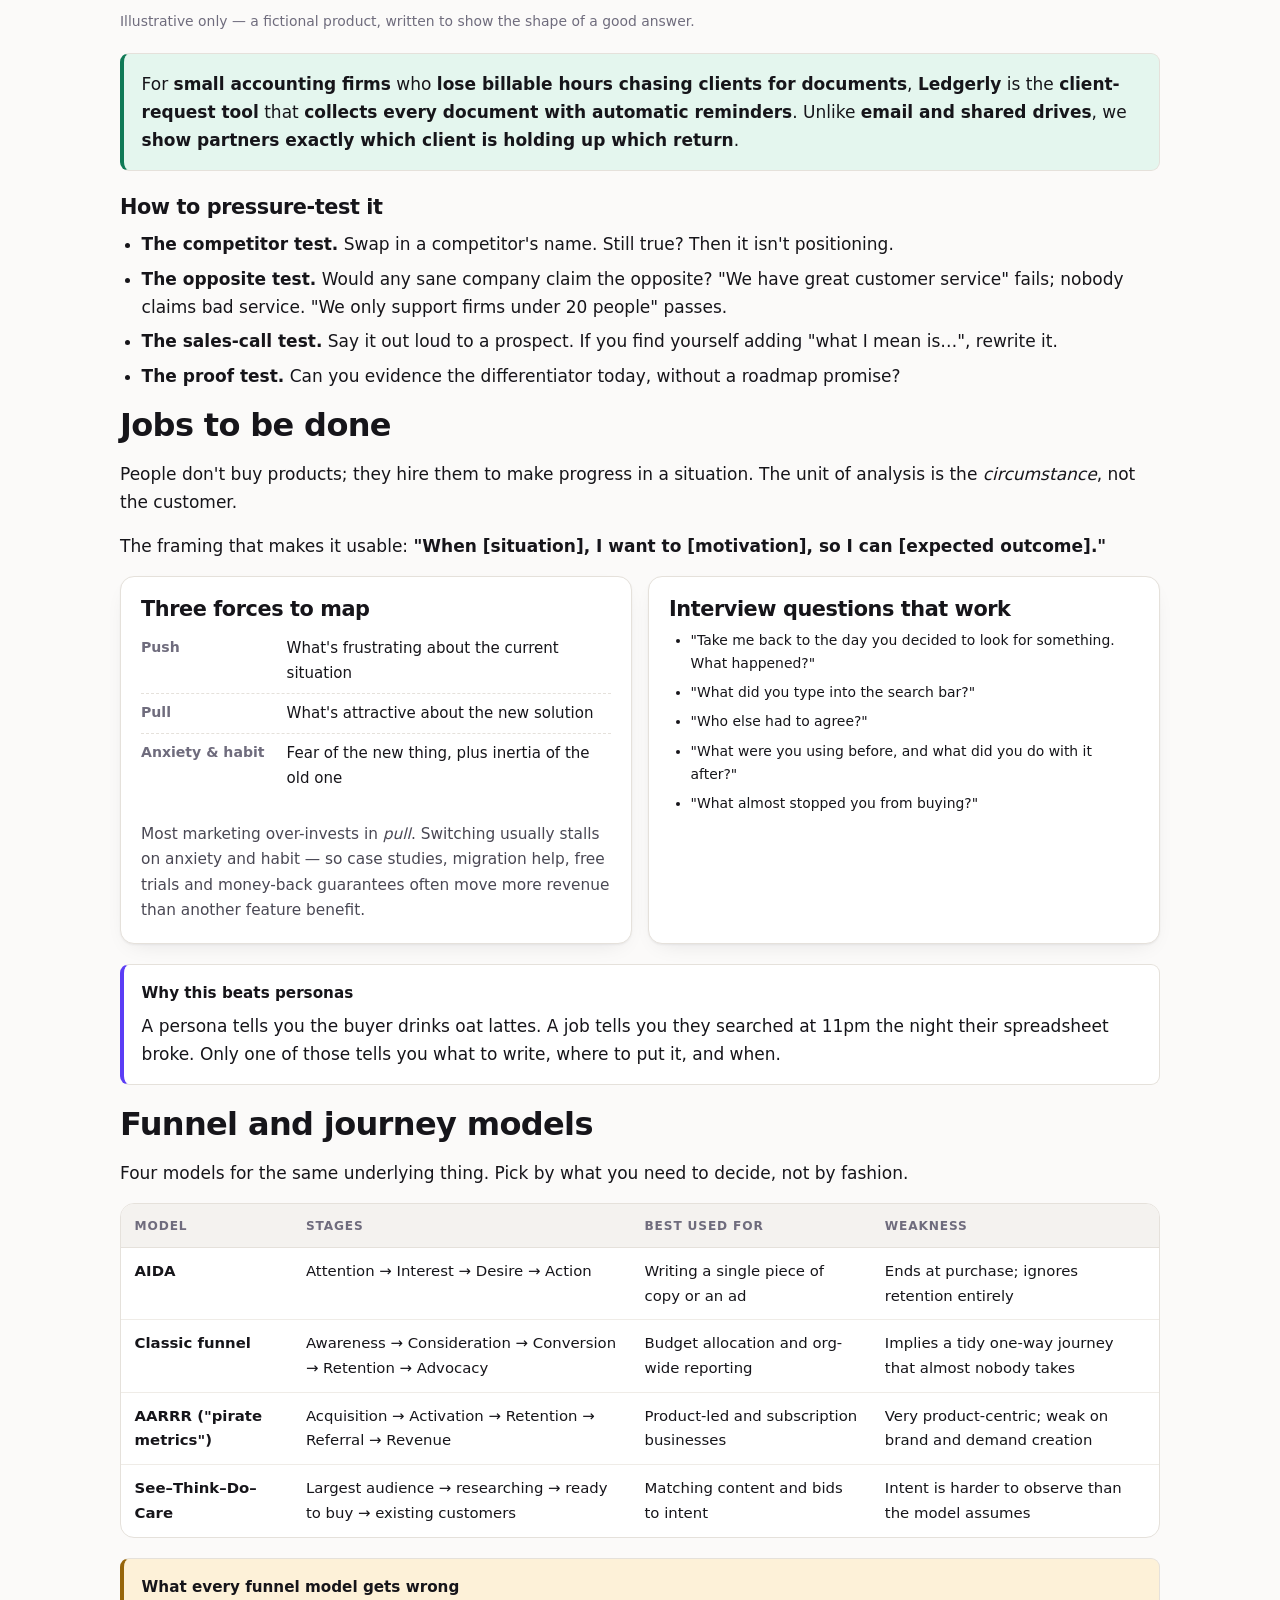
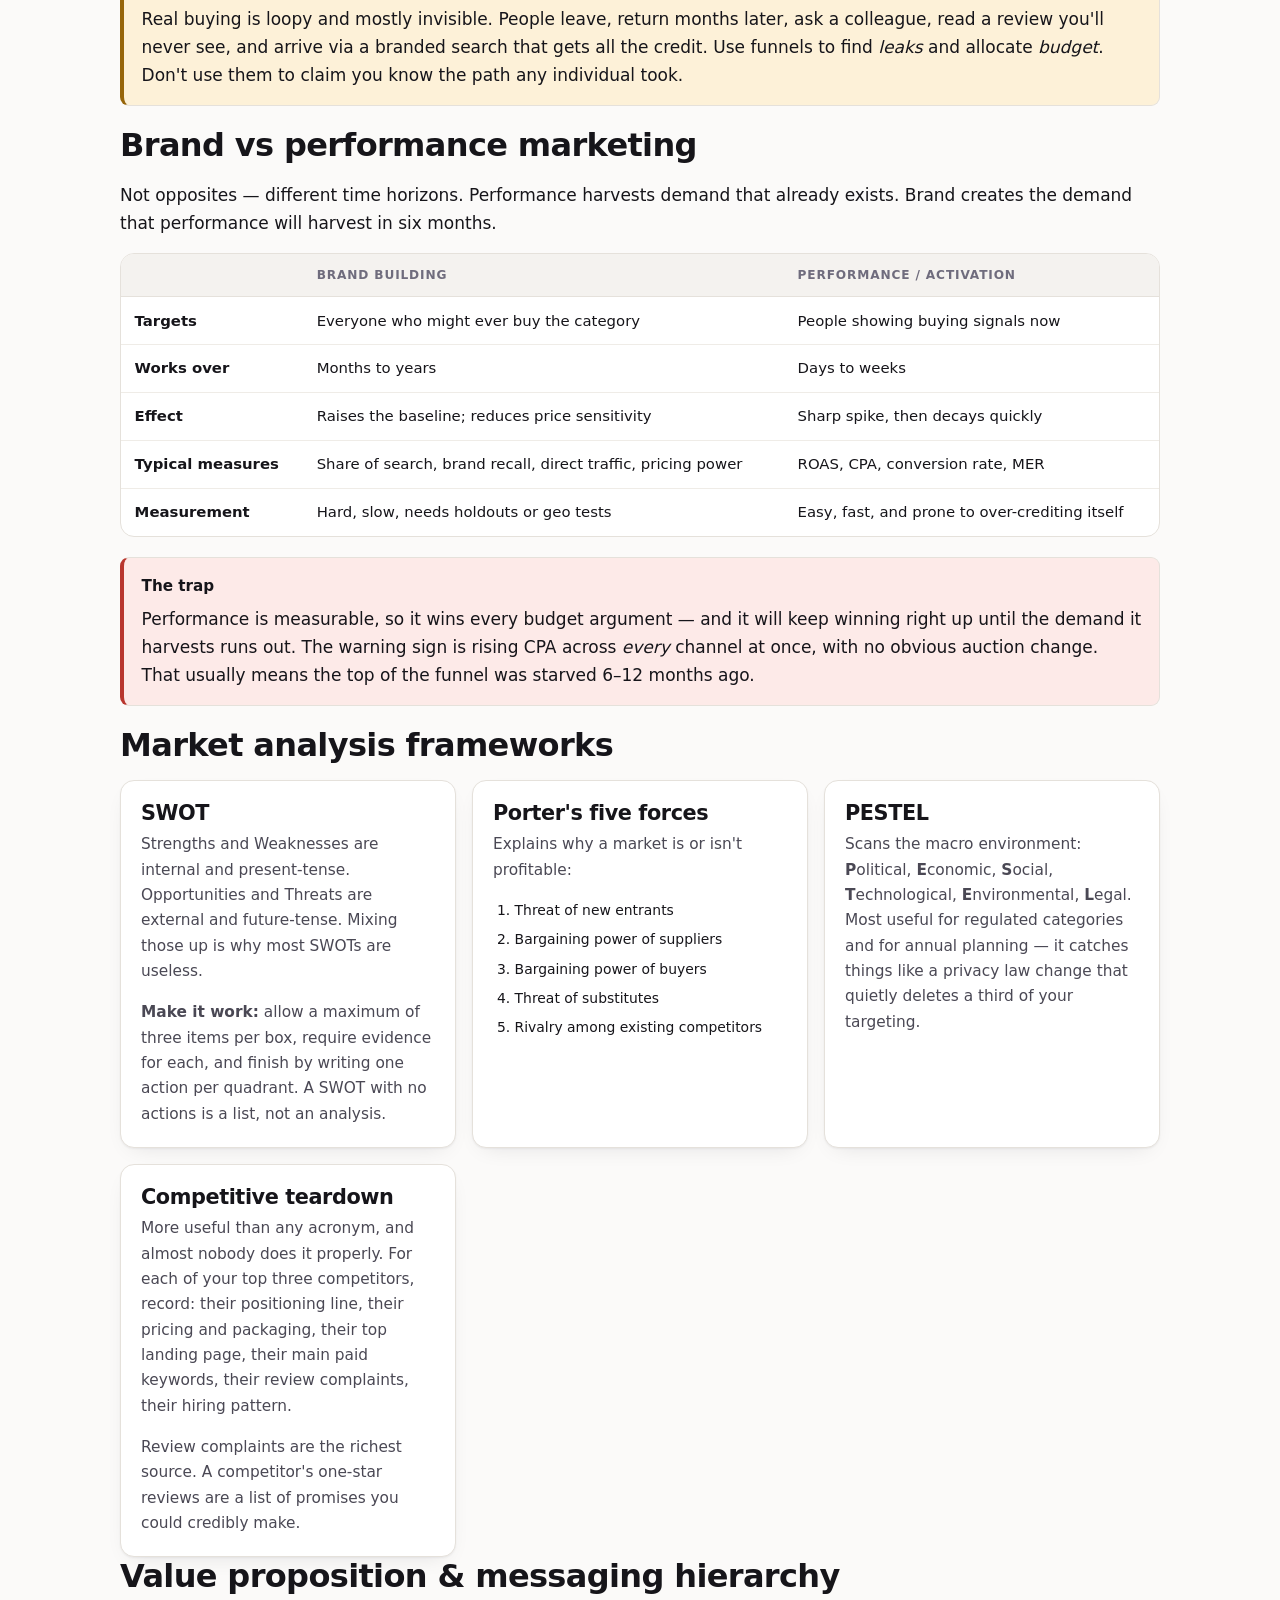
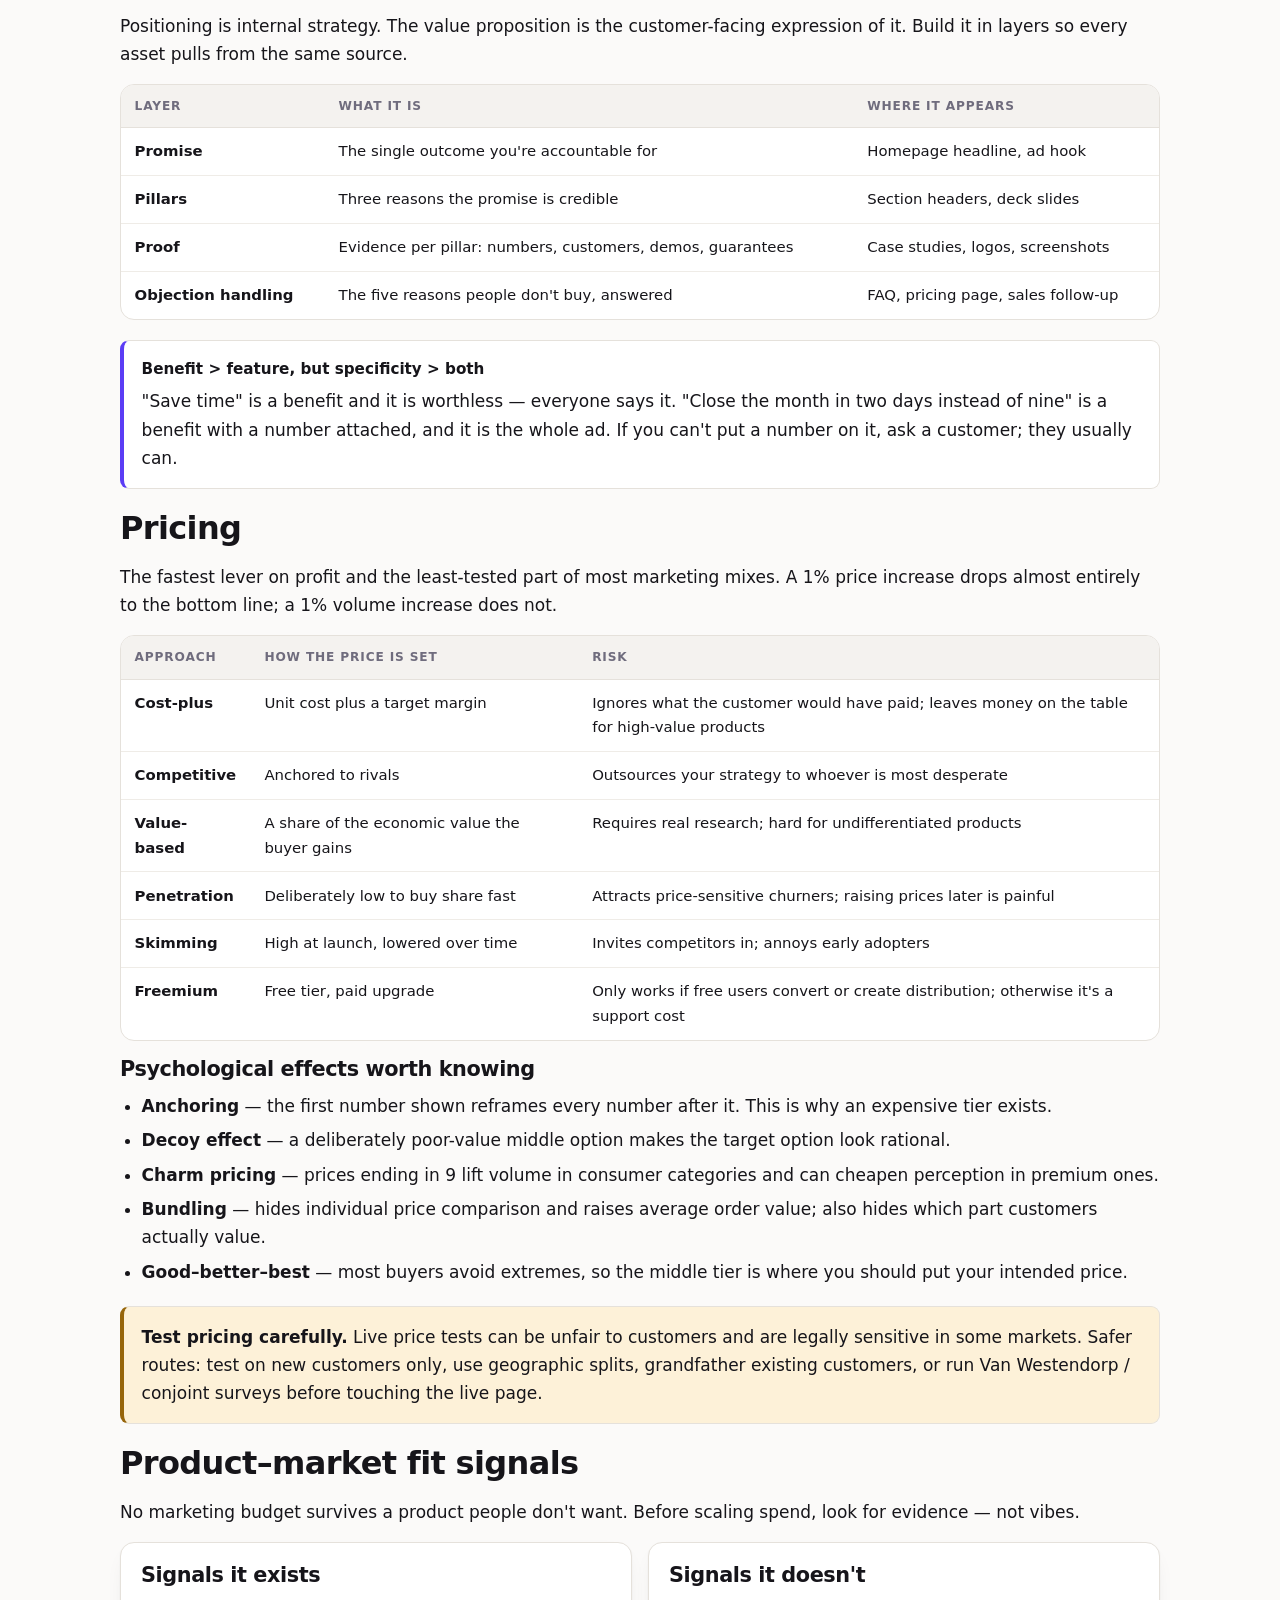
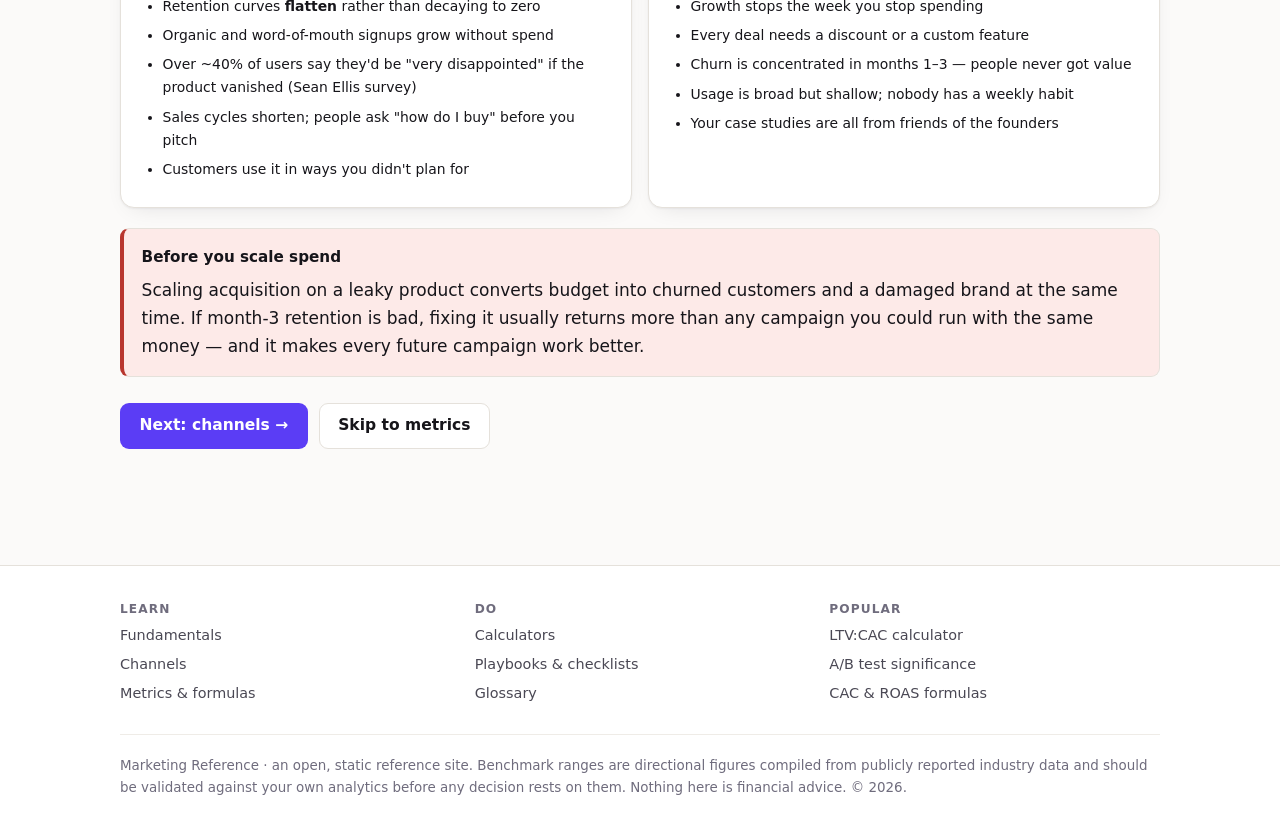
<file: fundamentals.html>
<!DOCTYPE html>
<html lang="en">
<head>
<meta charset="utf-8">
<meta name="viewport" content="width=device-width, initial-scale=1">
<title>Marketing Fundamentals — 4 Ps, STP, positioning, JTBD | Marketing Reference</title>
<meta name="description" content="The core marketing frameworks explained plainly: the 4 Ps and 7 Ps, STP, positioning statements, jobs-to-be-done, AIDA, SWOT, Porter's five forces, PESTEL, pricing models and product–market fit signals.">
<link rel="canonical" href="https://davlatshermatov.github.io/Test-website/fundamentals.html">
<meta property="og:type" content="website">
<meta property="og:site_name" content="Marketing Reference">
<meta property="og:title" content="Marketing Fundamentals — 4 Ps, STP, positioning, JTBD">
<meta property="og:description" content="The core marketing frameworks explained plainly: the 4 Ps and 7 Ps, STP, positioning statements, jobs-to-be-done, AIDA, SWOT, Porter's five forces, PESTEL, pricing models and product–market fit signals.">
<meta property="og:url" content="https://davlatshermatov.github.io/Test-website/fundamentals.html">
<meta property="og:image" content="https://davlatshermatov.github.io/Test-website/assets/og-image.png">
<meta property="og:image:width" content="1200">
<meta property="og:image:height" content="630">
<meta property="og:image:alt" content="Marketing Reference — frameworks, metrics, calculators and a glossary">
<meta name="twitter:card" content="summary_large_image">
<meta name="twitter:title" content="Marketing Fundamentals — 4 Ps, STP, positioning, JTBD">
<meta name="twitter:description" content="The core marketing frameworks explained plainly: the 4 Ps and 7 Ps, STP, positioning statements, jobs-to-be-done, AIDA, SWOT, Porter's five forces, PESTEL, pricing models and product–market fit signals.">
<meta name="twitter:image" content="https://davlatshermatov.github.io/Test-website/assets/og-image.png">
<meta name="color-scheme" content="light dark">
<link rel="stylesheet" href="assets/css/styles.css">
<link rel="icon" href="data:image/svg+xml,<svg xmlns='http://www.w3.org/2000/svg' viewBox='0 0 32 32'><rect width='32' height='32' rx='8' fill='%235b3df5'/><text x='16' y='22' font-size='16' font-family='sans-serif' font-weight='bold' fill='white' text-anchor='middle'>M</text></svg>">
<script>try{var t=localStorage.getItem('mr-theme');if(t)document.documentElement.setAttribute('data-theme',t);}catch(e){}</script>
</head>
<body>
<a class="skip-link" href="#main">Skip to content</a>

<header class="site-header">
  <div class="wrap header-inner">
    <a class="brand" href="index.html"><span class="brand-mark" aria-hidden="true">M</span> Marketing Reference</a>
    <button class="nav-toggle" type="button" aria-expanded="false" aria-controls="site-nav">
      <span class="nav-toggle-bars" aria-hidden="true"><span></span><span></span><span></span></span>Menu
    </button>
    <nav class="site-nav" id="site-nav" aria-label="Main">
      <a href="index.html">Home</a>
      <a href="fundamentals.html" aria-current="page">Fundamentals</a>
      <a href="channels.html">Channels</a>
      <a href="metrics.html">Metrics</a>
      <a href="calculators.html">Calculators</a>
      <a href="playbooks.html">Playbooks</a>
      <a href="glossary.html">Glossary</a>
      <button class="theme-toggle" type="button" aria-label="Switch theme">☾</button>
    </nav>
  </div>
</header>

<main id="main">

  <div class="hero">
    <div class="wrap">
      <span class="eyebrow">Section 01</span>
      <h1>Fundamentals</h1>
      <p class="lede">The frameworks that keep showing up, with the honest version of what each is good for — and where each one quietly misleads people.</p>
    </div>
  </div>

  <div class="wrap section">

    <nav class="toc" aria-label="On this page">
      <h2>On this page</h2>
      <ul>
        <li><a href="#definition">What marketing is</a></li>
        <li><a href="#ps">The 4 Ps &amp; 7 Ps</a></li>
        <li><a href="#stp">STP</a></li>
        <li><a href="#positioning">Positioning</a></li>
        <li><a href="#jtbd">Jobs to be done</a></li>
        <li><a href="#funnels">Funnel models</a></li>
        <li><a href="#brand-perf">Brand vs performance</a></li>
        <li><a href="#analysis">SWOT, Porter, PESTEL</a></li>
        <li><a href="#value-prop">Value proposition</a></li>
        <li><a href="#pricing">Pricing</a></li>
        <li><a href="#pmf">Product–market fit</a></li>
      </ul>
    </nav>

    <section id="definition">
      <h2>What marketing actually is</h2>
      <p>Marketing is the work of making a product easy to <em>find</em>, easy to <em>choose</em>, and easy to <em>keep buying</em>. Advertising is one tactic inside that. Pricing, packaging, distribution, positioning and retention are all marketing decisions too, and they usually move the number more than the ads do.</p>
      <p>Two definitions worth holding in tension:</p>
      <ul>
        <li><strong>Kotler's classical view</strong> — marketing identifies unmet needs, quantifies them, and directs the organisation to serve them profitably. Marketing is upstream of the product.</li>
        <li><strong>Ehrenberg-Bass empirical view</strong> — brands grow mainly by increasing <em>penetration</em> (more buyers), and buying decisions are driven by mental availability (you come to mind) and physical availability (you're easy to buy). Marketing is largely a memory and distribution problem.</li>
      </ul>
      <div class="callout">
        <span class="callout-title">A question to keep asking</span>
        <p class="mb-0">When growth stalls, is the problem that people don't <em>know</em> you (awareness), don't <em>get</em> you (positioning), don't <em>believe</em> you (proof), can't easily <em>buy</em> you (friction), or don't <em>stay</em> (product)? These five have completely different fixes, and only one of them is solved by more ads.</p>
      </div>
    </section>

    <section id="ps">
      <h2>The 4 Ps — and the 7 Ps for services</h2>
      <p>McCarthy's marketing mix. Old, sometimes sneered at, still the fastest checklist for "what could we actually change?"</p>

      <div class="table-wrap">
        <table>
          <thead><tr><th scope="col">P</th><th scope="col">The decision</th><th scope="col">Questions that expose gaps</th></tr></thead>
          <tbody>
            <tr><th scope="row">Product</th><td>What you sell, and the shape it takes</td><td>What job does it do better than the alternative? What could we remove without anyone noticing?</td></tr>
            <tr><th scope="row">Price</th><td>What you charge and how you charge it</td><td>Are we priced against a competitor or against the value of the outcome? What is our discount discipline?</td></tr>
            <tr><th scope="row">Place</th><td>Where it can be bought</td><td>How many steps from "interested" to "paid"? Which channel do our buyers already trust?</td></tr>
            <tr><th scope="row">Promotion</th><td>How you communicate it</td><td>Would a stranger understand what we sell in five seconds? Do we look like us, or like the category?</td></tr>
            <tr><th scope="row">People</th><td>Everyone the customer interacts with</td><td>Does support know the promise sales made? Who is the product to the customer?</td></tr>
            <tr><th scope="row">Process</th><td>How the service is delivered</td><td>Where does the experience feel slow, uncertain or manual?</td></tr>
            <tr><th scope="row">Physical evidence</th><td>The tangible proof the service happened</td><td>What can the customer show someone else? Reviews, reports, certificates, packaging.</td></tr>
          </tbody>
        </table>
      </div>
      <p class="table-hint mobile-only">Swipe the table sideways to see all columns.</p>
      <p class="small muted">Marketing textbooks also teach a customer-side mirror — the 4 Cs: Customer value, Cost to the customer, Convenience, Communication. Same decisions, phrased from outside the company. If your 4 Ps answers sound self-serving, re-answer them as 4 Cs.</p>
    </section>

    <section id="stp">
      <h2>STP: segmentation, targeting, positioning</h2>
      <p>The standard sequence for deciding who you are for. Most "our marketing isn't working" problems are actually a skipped step here.</p>

      <div class="grid grid-2">
        <div class="card">
          <span class="card-kicker">Step 1</span>
          <h3>Segmentation</h3>
          <p>Split the market into groups that behave differently. Common bases:</p>
          <ul class="small">
            <li><strong>Demographic</strong> — age, income, job title, company size</li>
            <li><strong>Geographic</strong> — country, city, climate, density</li>
            <li><strong>Behavioural</strong> — usage rate, purchase trigger, loyalty</li>
            <li><strong>Psychographic</strong> — values, attitudes, identity</li>
            <li><strong>Needs-based</strong> — the job they are hiring you for</li>
          </ul>
          <p class="small mb-0"><strong>Behavioural and needs-based segments predict buying far better than demographic ones.</strong> "Marketing managers aged 30–45" is a description; "teams who just lost their analyst and inherited a reporting mess" is a segment.</p>
        </div>
        <div class="card">
          <span class="card-kicker">Step 2</span>
          <h3>Targeting</h3>
          <p>Choose which segments to serve. Score each on:</p>
          <ul class="small">
            <li>Size and growth</li>
            <li>Reachability — can you actually get in front of them affordably?</li>
            <li>Willingness and ability to pay</li>
            <li>Competitive intensity</li>
            <li>Fit with what you're genuinely good at</li>
          </ul>
          <p class="small mb-0">Reachability is the one people forget. A perfect segment you cannot cheaply reach is worse than a decent one you can.</p>
        </div>
        <div class="card">
          <span class="card-kicker">Step 3</span>
          <h3>Positioning</h3>
          <p>Decide the place you want to occupy in that segment's mind, relative to their alternatives — including the alternative of doing nothing.</p>
          <p class="small mb-0">Positioning is a choice about <em>what you give up</em>. If your positioning statement would also be true of three competitors, you haven't positioned; you've described the category.</p>
        </div>
      </div>

      <div class="callout callout-warn">
        <span class="callout-title">The mass-market caveat</span>
        <p class="mb-0">Tight targeting is right when your budget is small or your product is genuinely specialised. But the Ehrenberg-Bass evidence is that large brands grow by reaching <em>all</em> category buyers, not by narrowing. Tight targeting is often a budget constraint dressed up as a strategy — useful, but know which one you're doing.</p>
      </div>
    </section>

    <section id="positioning">
      <h2>Writing a positioning statement</h2>
      <p>One sentence, decided once, then used everywhere: the website headline, the sales deck, the ad copy, the onboarding email. If four people in your company write it differently, that is your real marketing problem.</p>

      <div class="card">
        <h3>Template</h3>
        <p id="positioning-template" class="formula" style="white-space: normal;">For <strong>[target segment]</strong> who <strong>[situation or unmet need]</strong>, <strong>[product]</strong> is the <strong>[category]</strong> that <strong>[key benefit]</strong>. Unlike <strong>[main alternative]</strong>, we <strong>[the differentiator you can prove]</strong>.</p>
        <button class="btn btn-ghost" type="button" data-copy="positioning-template">Copy template</button>
      </div>

      <h3 class="mt-2">Worked example</h3>
      <p class="small muted">Illustrative only — a fictional product, written to show the shape of a good answer.</p>
      <div class="callout callout-ok">
        <p class="mb-0">For <strong>small accounting firms</strong> who <strong>lose billable hours chasing clients for documents</strong>, <strong>Ledgerly</strong> is the <strong>client-request tool</strong> that <strong>collects every document with automatic reminders</strong>. Unlike <strong>email and shared drives</strong>, we <strong>show partners exactly which client is holding up which return</strong>.</p>
      </div>

      <h3 class="mt-2">How to pressure-test it</h3>
      <ul>
        <li><strong>The competitor test.</strong> Swap in a competitor's name. Still true? Then it isn't positioning.</li>
        <li><strong>The opposite test.</strong> Would any sane company claim the opposite? "We have great customer service" fails; nobody claims bad service. "We only support firms under 20 people" passes.</li>
        <li><strong>The sales-call test.</strong> Say it out loud to a prospect. If you find yourself adding "what I mean is…", rewrite it.</li>
        <li><strong>The proof test.</strong> Can you evidence the differentiator today, without a roadmap promise?</li>
      </ul>
    </section>

    <section id="jtbd">
      <h2>Jobs to be done</h2>
      <p>People don't buy products; they hire them to make progress in a situation. The unit of analysis is the <em>circumstance</em>, not the customer.</p>
      <p>The framing that makes it usable: <strong>"When [situation], I want to [motivation], so I can [expected outcome]."</strong></p>

      <div class="grid grid-2">
        <div class="card">
          <h3>Three forces to map</h3>
          <dl class="kv">
            <div><dt>Push</dt><dd>What's frustrating about the current situation</dd></div>
            <div><dt>Pull</dt><dd>What's attractive about the new solution</dd></div>
            <div><dt>Anxiety &amp; habit</dt><dd>Fear of the new thing, plus inertia of the old one</dd></div>
          </dl>
          <p class="small mb-0 mt-2">Most marketing over-invests in <em>pull</em>. Switching usually stalls on anxiety and habit — so case studies, migration help, free trials and money-back guarantees often move more revenue than another feature benefit.</p>
        </div>
        <div class="card">
          <h3>Interview questions that work</h3>
          <ul class="small mb-0">
            <li>"Take me back to the day you decided to look for something. What happened?"</li>
            <li>"What did you type into the search bar?"</li>
            <li>"Who else had to agree?"</li>
            <li>"What were you using before, and what did you do with it after?"</li>
            <li>"What almost stopped you from buying?"</li>
          </ul>
        </div>
      </div>
      <div class="callout">
        <span class="callout-title">Why this beats personas</span>
        <p class="mb-0">A persona tells you the buyer drinks oat lattes. A job tells you they searched at 11pm the night their spreadsheet broke. Only one of those tells you what to write, where to put it, and when.</p>
      </div>
    </section>

    <section id="funnels">
      <h2>Funnel and journey models</h2>
      <p>Four models for the same underlying thing. Pick by what you need to decide, not by fashion.</p>

      <div class="table-wrap">
        <table>
          <thead><tr><th scope="col">Model</th><th scope="col">Stages</th><th scope="col">Best used for</th><th scope="col">Weakness</th></tr></thead>
          <tbody>
            <tr>
              <th scope="row">AIDA</th>
              <td>Attention → Interest → Desire → Action</td>
              <td>Writing a single piece of copy or an ad</td>
              <td>Ends at purchase; ignores retention entirely</td>
            </tr>
            <tr>
              <th scope="row">Classic funnel</th>
              <td>Awareness → Consideration → Conversion → Retention → Advocacy</td>
              <td>Budget allocation and org-wide reporting</td>
              <td>Implies a tidy one-way journey that almost nobody takes</td>
            </tr>
            <tr>
              <th scope="row">AARRR ("pirate metrics")</th>
              <td>Acquisition → Activation → Retention → Referral → Revenue</td>
              <td>Product-led and subscription businesses</td>
              <td>Very product-centric; weak on brand and demand creation</td>
            </tr>
            <tr>
              <th scope="row">See–Think–Do–Care</th>
              <td>Largest audience → researching → ready to buy → existing customers</td>
              <td>Matching content and bids to intent</td>
              <td>Intent is harder to observe than the model assumes</td>
            </tr>
          </tbody>
        </table>
      </div>
      <p class="table-hint mobile-only">Swipe the table sideways to see all columns.</p>

      <div class="callout callout-warn">
        <span class="callout-title">What every funnel model gets wrong</span>
        <p class="mb-0">Real buying is loopy and mostly invisible. People leave, return months later, ask a colleague, read a review you'll never see, and arrive via a branded search that gets all the credit. Use funnels to find <em>leaks</em> and allocate <em>budget</em>. Don't use them to claim you know the path any individual took.</p>
      </div>
    </section>

    <section id="brand-perf">
      <h2>Brand vs performance marketing</h2>
      <p>Not opposites — different time horizons. Performance harvests demand that already exists. Brand creates the demand that performance will harvest in six months.</p>

      <div class="table-wrap">
        <table>
          <thead><tr><th scope="col"></th><th scope="col">Brand building</th><th scope="col">Performance / activation</th></tr></thead>
          <tbody>
            <tr><th scope="row">Targets</th><td>Everyone who might ever buy the category</td><td>People showing buying signals now</td></tr>
            <tr><th scope="row">Works over</th><td>Months to years</td><td>Days to weeks</td></tr>
            <tr><th scope="row">Effect</th><td>Raises the baseline; reduces price sensitivity</td><td>Sharp spike, then decays quickly</td></tr>
            <tr><th scope="row">Typical measures</th><td>Share of search, brand recall, direct traffic, pricing power</td><td>ROAS, CPA, conversion rate, MER</td></tr>
            <tr><th scope="row">Measurement</th><td>Hard, slow, needs holdouts or geo tests</td><td>Easy, fast, and prone to over-crediting itself</td></tr>
          </tbody>
        </table>
      </div>
      <p class="table-hint mobile-only">Swipe the table sideways to see all columns.</p>

      <div class="callout callout-bad">
        <span class="callout-title">The trap</span>
        <p class="mb-0">Performance is measurable, so it wins every budget argument — and it will keep winning right up until the demand it harvests runs out. The warning sign is rising CPA across <em>every</em> channel at once, with no obvious auction change. That usually means the top of the funnel was starved 6–12 months ago.</p>
      </div>
    </section>

    <section id="analysis">
      <h2>Market analysis frameworks</h2>

      <div class="grid grid-2">
        <div class="card">
          <h3>SWOT</h3>
          <p class="small">Strengths and Weaknesses are internal and present-tense. Opportunities and Threats are external and future-tense. Mixing those up is why most SWOTs are useless.</p>
          <p class="small mb-0"><strong>Make it work:</strong> allow a maximum of three items per box, require evidence for each, and finish by writing one action per quadrant. A SWOT with no actions is a list, not an analysis.</p>
        </div>
        <div class="card">
          <h3>Porter's five forces</h3>
          <p class="small">Explains why a market is or isn't profitable:</p>
          <ol class="small mb-0">
            <li>Threat of new entrants</li>
            <li>Bargaining power of suppliers</li>
            <li>Bargaining power of buyers</li>
            <li>Threat of substitutes</li>
            <li>Rivalry among existing competitors</li>
          </ol>
        </div>
        <div class="card">
          <h3>PESTEL</h3>
          <p class="small mb-0">Scans the macro environment: <strong>P</strong>olitical, <strong>E</strong>conomic, <strong>S</strong>ocial, <strong>T</strong>echnological, <strong>E</strong>nvironmental, <strong>L</strong>egal. Most useful for regulated categories and for annual planning — it catches things like a privacy law change that quietly deletes a third of your targeting.</p>
        </div>
        <div class="card">
          <h3>Competitive teardown</h3>
          <p class="small">More useful than any acronym, and almost nobody does it properly. For each of your top three competitors, record: their positioning line, their pricing and packaging, their top landing page, their main paid keywords, their review complaints, their hiring pattern.</p>
          <p class="small mb-0">Review complaints are the richest source. A competitor's one-star reviews are a list of promises you could credibly make.</p>
        </div>
      </div>
    </section>

    <section id="value-prop">
      <h2>Value proposition &amp; messaging hierarchy</h2>
      <p>Positioning is internal strategy. The value proposition is the customer-facing expression of it. Build it in layers so every asset pulls from the same source.</p>

      <div class="table-wrap">
        <table>
          <thead><tr><th scope="col">Layer</th><th scope="col">What it is</th><th scope="col">Where it appears</th></tr></thead>
          <tbody>
            <tr><th scope="row">Promise</th><td>The single outcome you're accountable for</td><td>Homepage headline, ad hook</td></tr>
            <tr><th scope="row">Pillars</th><td>Three reasons the promise is credible</td><td>Section headers, deck slides</td></tr>
            <tr><th scope="row">Proof</th><td>Evidence per pillar: numbers, customers, demos, guarantees</td><td>Case studies, logos, screenshots</td></tr>
            <tr><th scope="row">Objection handling</th><td>The five reasons people don't buy, answered</td><td>FAQ, pricing page, sales follow-up</td></tr>
          </tbody>
        </table>
      </div>
      <p class="table-hint mobile-only">Swipe the table sideways to see all columns.</p>

      <div class="callout">
        <span class="callout-title">Benefit &gt; feature, but specificity &gt; both</span>
        <p class="mb-0">"Save time" is a benefit and it is worthless — everyone says it. "Close the month in two days instead of nine" is a benefit with a number attached, and it is the whole ad. If you can't put a number on it, ask a customer; they usually can.</p>
      </div>
    </section>

    <section id="pricing">
      <h2>Pricing</h2>
      <p>The fastest lever on profit and the least-tested part of most marketing mixes. A 1% price increase drops almost entirely to the bottom line; a 1% volume increase does not.</p>

      <div class="table-wrap">
        <table>
          <thead><tr><th scope="col">Approach</th><th scope="col">How the price is set</th><th scope="col">Risk</th></tr></thead>
          <tbody>
            <tr><th scope="row">Cost-plus</th><td>Unit cost plus a target margin</td><td>Ignores what the customer would have paid; leaves money on the table for high-value products</td></tr>
            <tr><th scope="row">Competitive</th><td>Anchored to rivals</td><td>Outsources your strategy to whoever is most desperate</td></tr>
            <tr><th scope="row">Value-based</th><td>A share of the economic value the buyer gains</td><td>Requires real research; hard for undifferentiated products</td></tr>
            <tr><th scope="row">Penetration</th><td>Deliberately low to buy share fast</td><td>Attracts price-sensitive churners; raising prices later is painful</td></tr>
            <tr><th scope="row">Skimming</th><td>High at launch, lowered over time</td><td>Invites competitors in; annoys early adopters</td></tr>
            <tr><th scope="row">Freemium</th><td>Free tier, paid upgrade</td><td>Only works if free users convert or create distribution; otherwise it's a support cost</td></tr>
          </tbody>
        </table>
      </div>
      <p class="table-hint mobile-only">Swipe the table sideways to see all columns.</p>

      <h3>Psychological effects worth knowing</h3>
      <ul>
        <li><strong>Anchoring</strong> — the first number shown reframes every number after it. This is why an expensive tier exists.</li>
        <li><strong>Decoy effect</strong> — a deliberately poor-value middle option makes the target option look rational.</li>
        <li><strong>Charm pricing</strong> — prices ending in 9 lift volume in consumer categories and can cheapen perception in premium ones.</li>
        <li><strong>Bundling</strong> — hides individual price comparison and raises average order value; also hides which part customers actually value.</li>
        <li><strong>Good–better–best</strong> — most buyers avoid extremes, so the middle tier is where you should put your intended price.</li>
      </ul>
      <div class="callout callout-warn">
        <p class="mb-0"><strong>Test pricing carefully.</strong> Live price tests can be unfair to customers and are legally sensitive in some markets. Safer routes: test on new customers only, use geographic splits, grandfather existing customers, or run Van Westendorp / conjoint surveys before touching the live page.</p>
      </div>
    </section>

    <section id="pmf">
      <h2>Product–market fit signals</h2>
      <p>No marketing budget survives a product people don't want. Before scaling spend, look for evidence — not vibes.</p>

      <div class="grid grid-2">
        <div class="card">
          <h3>Signals it exists</h3>
          <ul class="small mb-0">
            <li>Retention curves <strong>flatten</strong> rather than decaying to zero</li>
            <li>Organic and word-of-mouth signups grow without spend</li>
            <li>Over ~40% of users say they'd be "very disappointed" if the product vanished (Sean Ellis survey)</li>
            <li>Sales cycles shorten; people ask "how do I buy" before you pitch</li>
            <li>Customers use it in ways you didn't plan for</li>
          </ul>
        </div>
        <div class="card">
          <h3>Signals it doesn't</h3>
          <ul class="small mb-0">
            <li>Growth stops the week you stop spending</li>
            <li>Every deal needs a discount or a custom feature</li>
            <li>Churn is concentrated in months 1–3 — people never got value</li>
            <li>Usage is broad but shallow; nobody has a weekly habit</li>
            <li>Your case studies are all from friends of the founders</li>
          </ul>
        </div>
      </div>
      <div class="callout callout-bad">
        <span class="callout-title">Before you scale spend</span>
        <p class="mb-0">Scaling acquisition on a leaky product converts budget into churned customers and a damaged brand at the same time. If month-3 retention is bad, fixing it usually returns more than any campaign you could run with the same money — and it makes every future campaign work better.</p>
      </div>
    </section>

    <div class="btn-row">
      <a class="btn btn-primary" href="channels.html">Next: channels →</a>
      <a class="btn btn-ghost" href="metrics.html">Skip to metrics</a>
    </div>

  </div>
</main>

<footer class="site-footer">
  <div class="wrap">
    <div class="footer-grid">
      <div>
        <h4>Learn</h4>
        <ul>
          <li><a href="fundamentals.html">Fundamentals</a></li>
          <li><a href="channels.html">Channels</a></li>
          <li><a href="metrics.html">Metrics &amp; formulas</a></li>
        </ul>
      </div>
      <div>
        <h4>Do</h4>
        <ul>
          <li><a href="calculators.html">Calculators</a></li>
          <li><a href="playbooks.html">Playbooks &amp; checklists</a></li>
          <li><a href="glossary.html">Glossary</a></li>
        </ul>
      </div>
      <div>
        <h4>Popular</h4>
        <ul>
          <li><a href="calculators.html#unit-economics">LTV:CAC calculator</a></li>
          <li><a href="calculators.html#ab-test">A/B test significance</a></li>
          <li><a href="metrics.html#acquisition">CAC &amp; ROAS formulas</a></li>
        </ul>
      </div>
    </div>
    <div class="footer-bottom">
      <p class="mb-0">Marketing Reference · an open, static reference site. Benchmark ranges are directional figures compiled from publicly reported industry data and should be validated against your own analytics before any decision rests on them. Nothing here is financial advice. © <span data-year>2026</span>.</p>
    </div>
  </div>
</footer>

<script src="assets/js/site.js" defer></script>
</body>
</html>
</file>
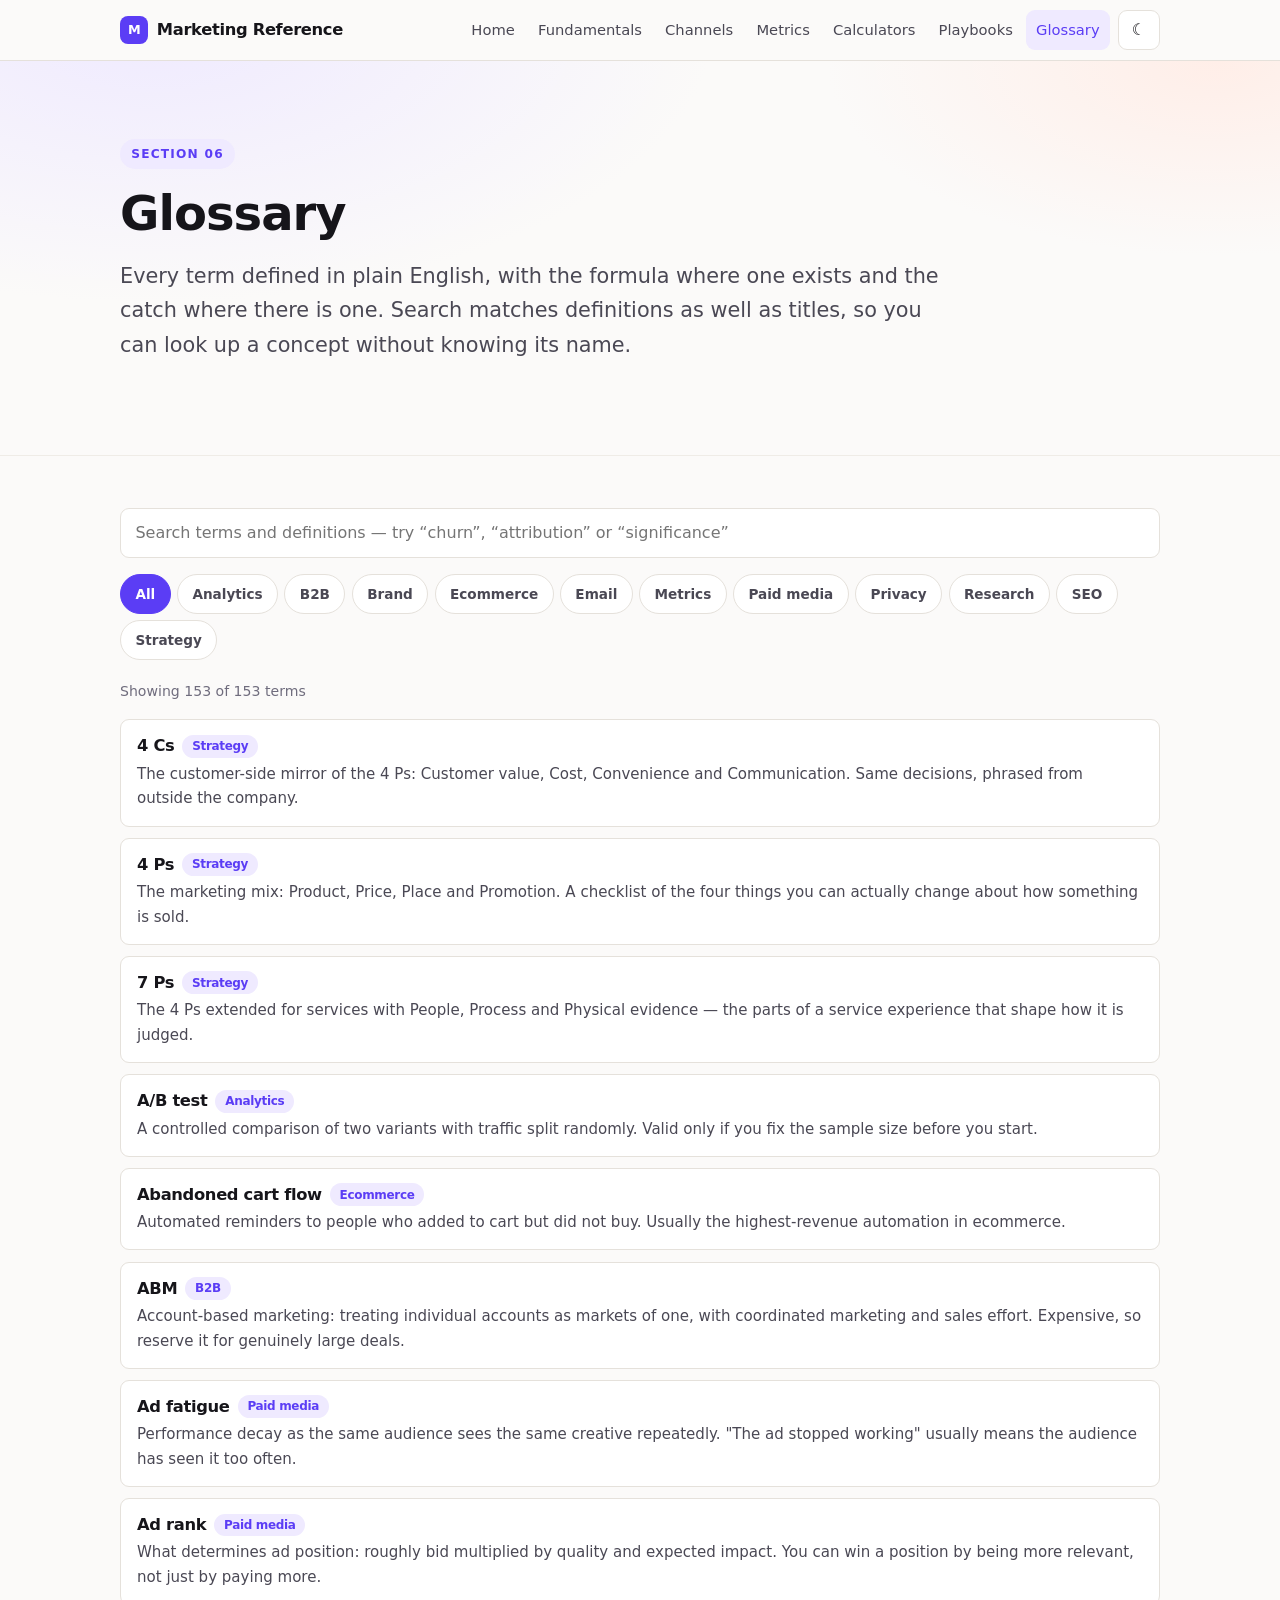
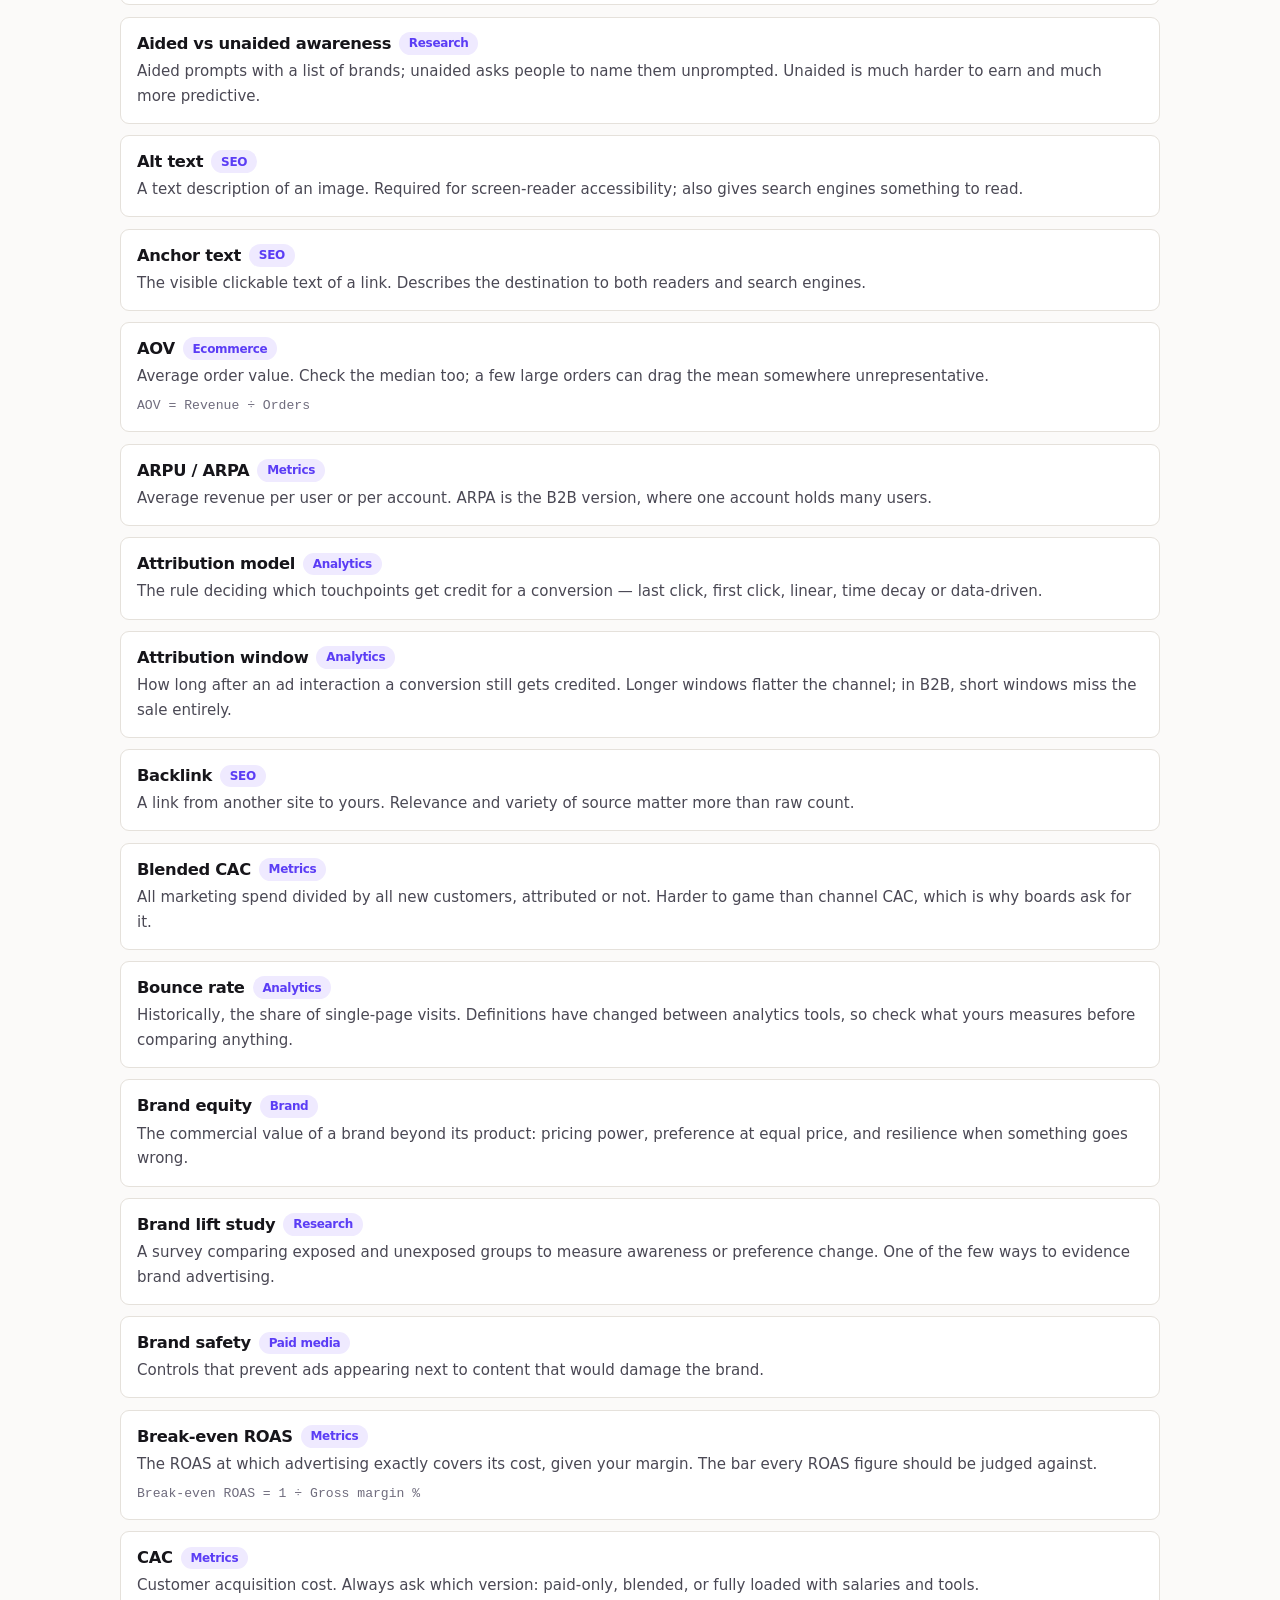
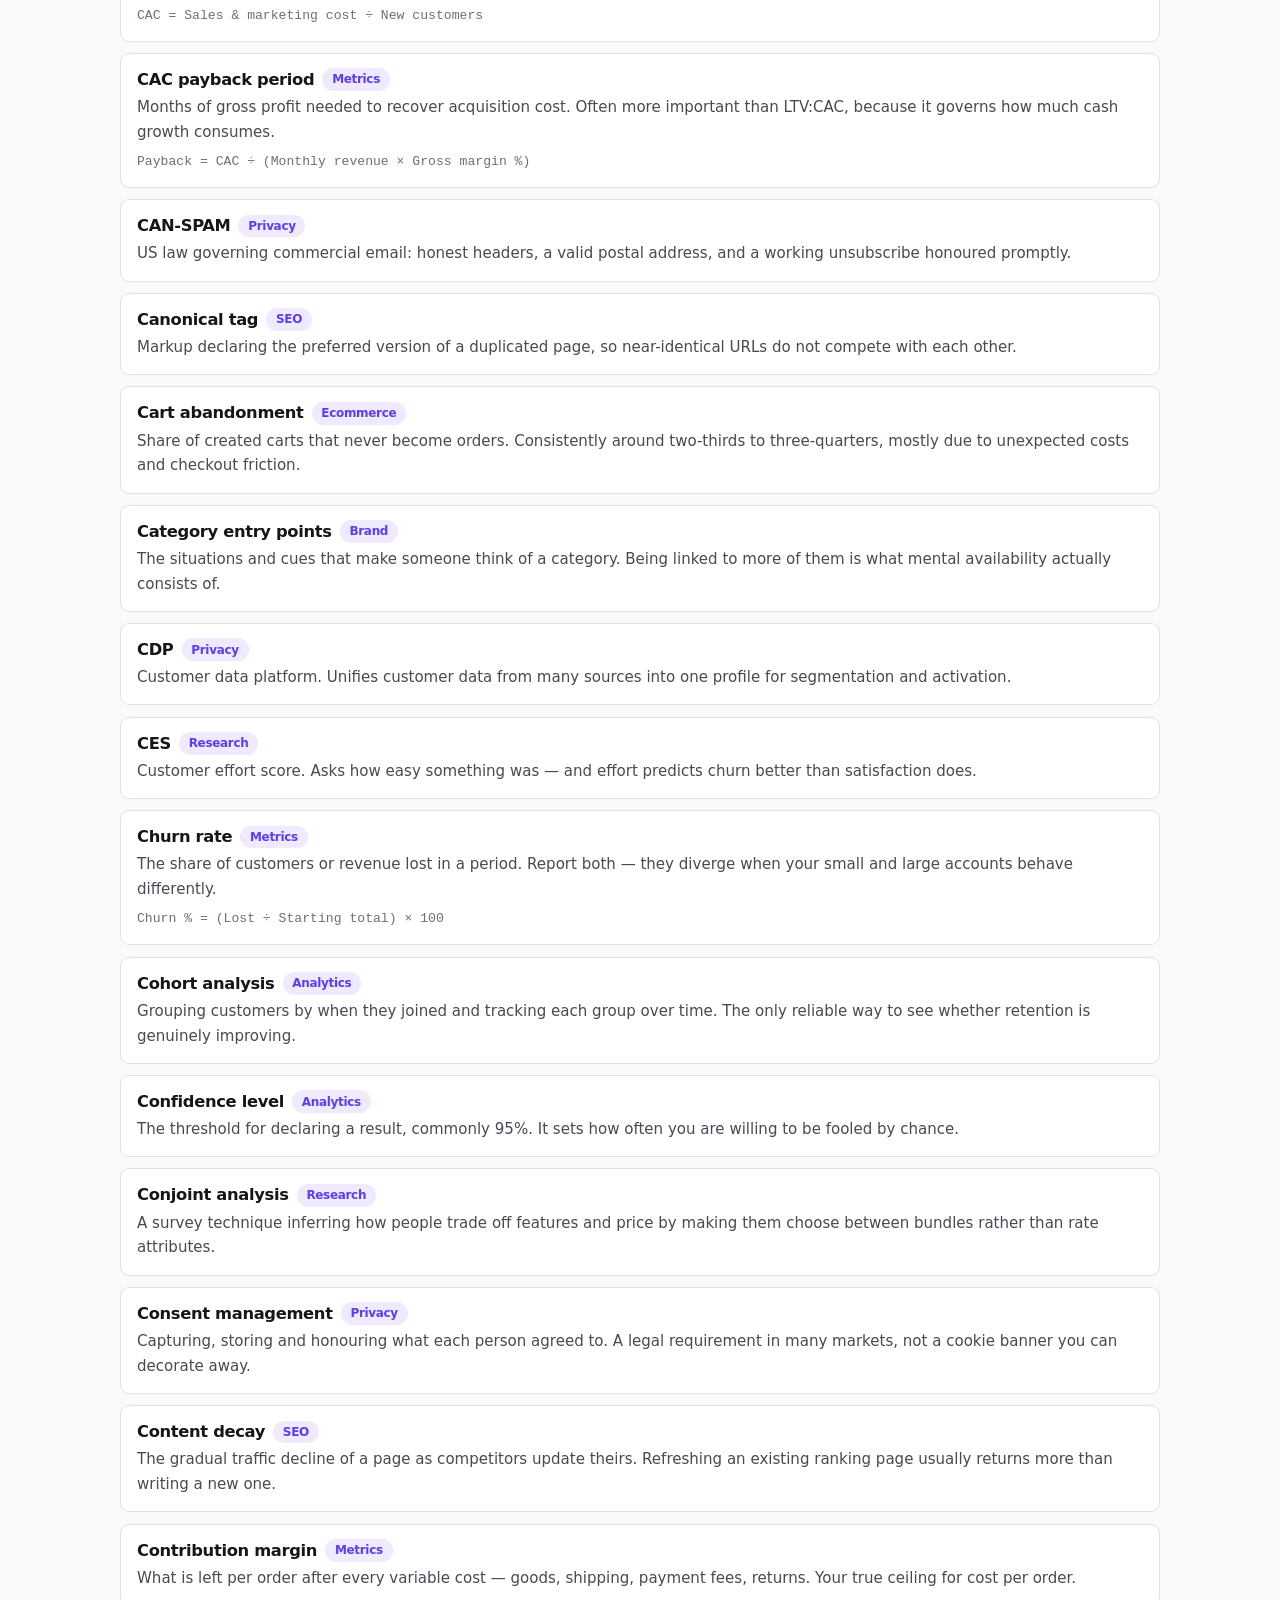
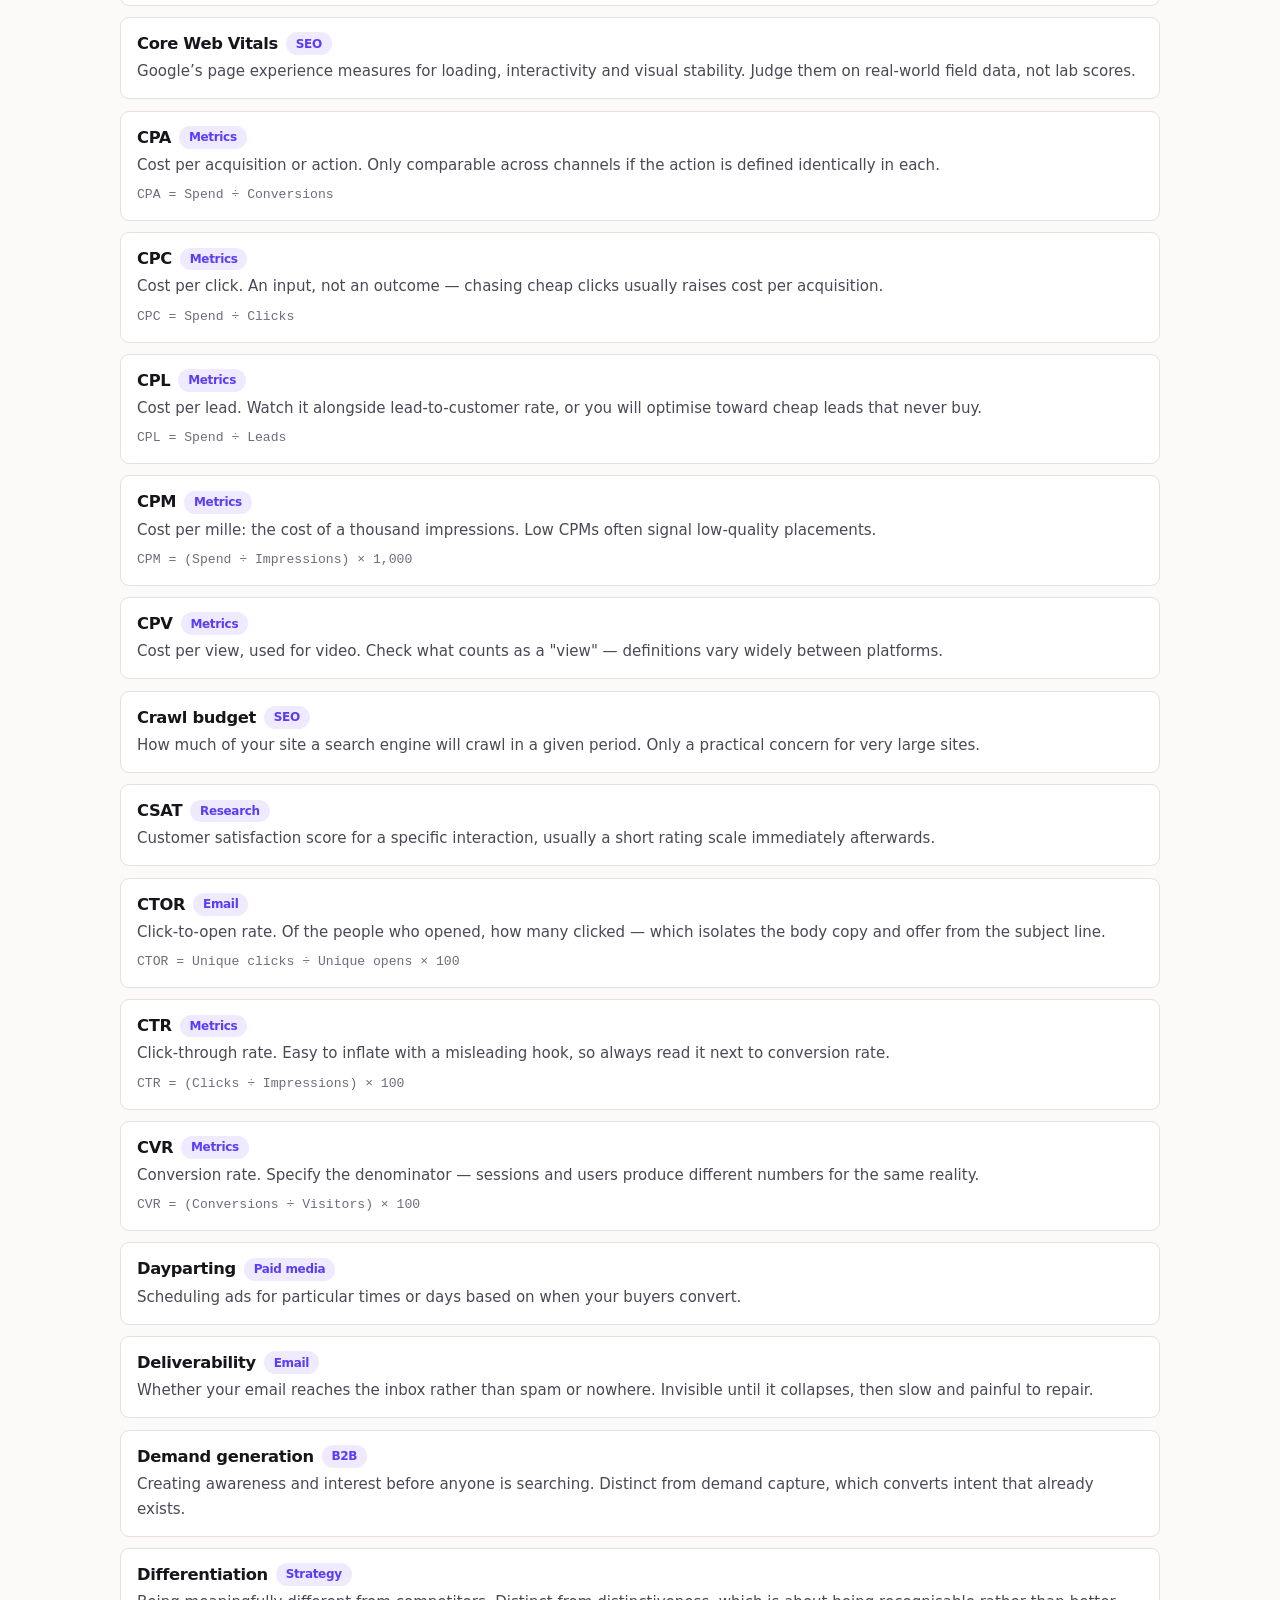
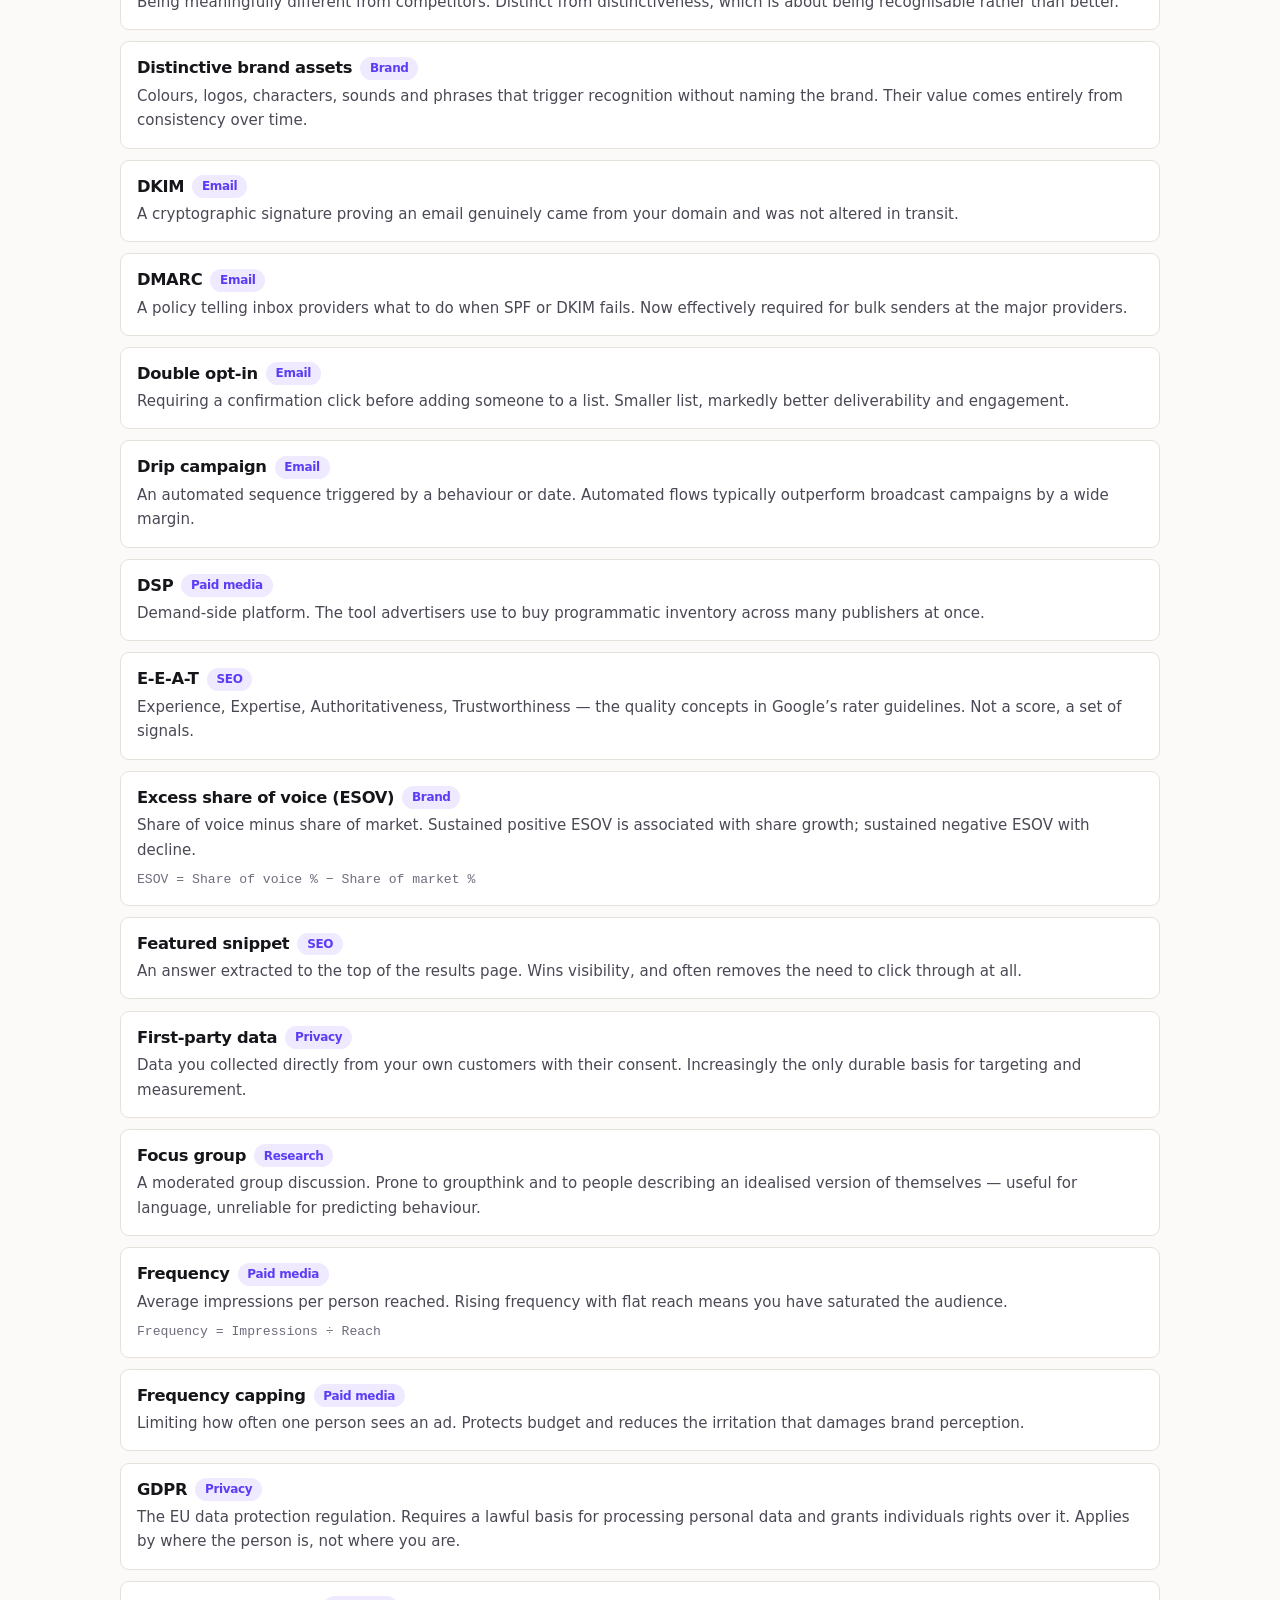
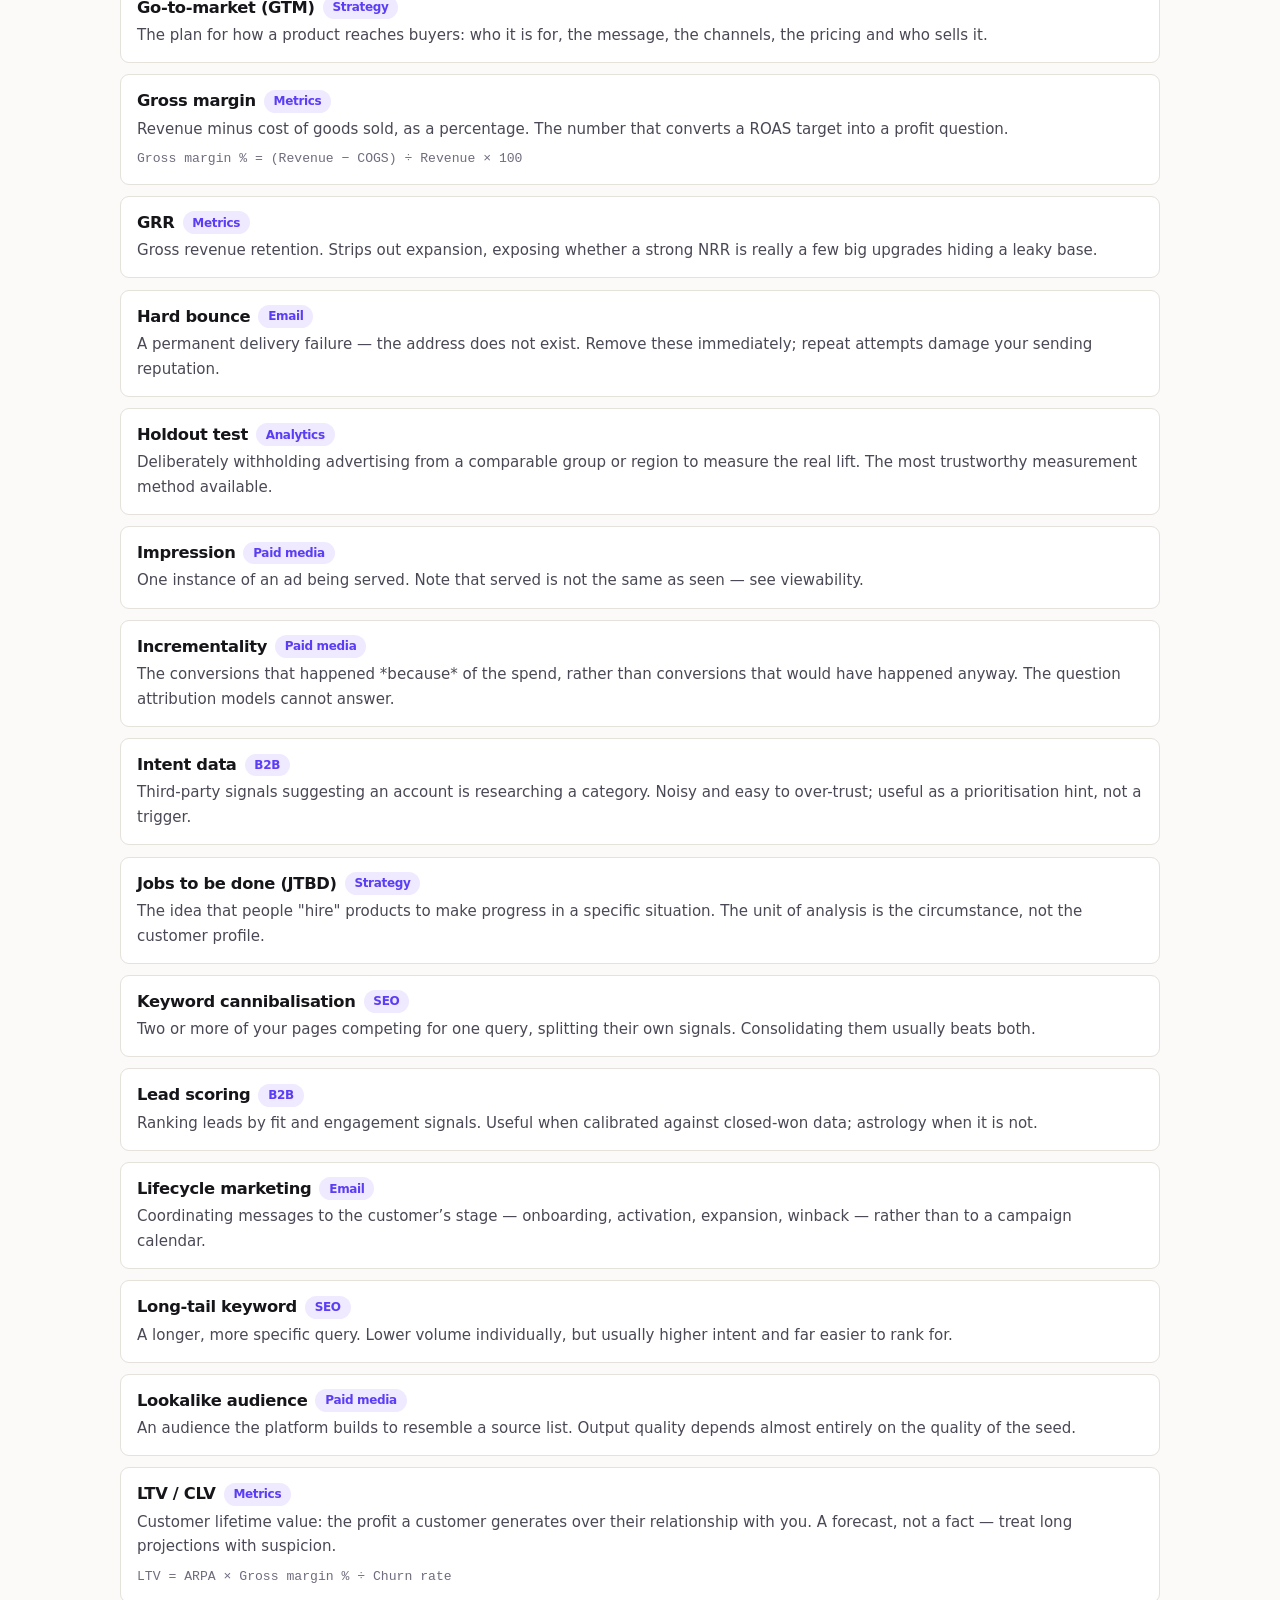
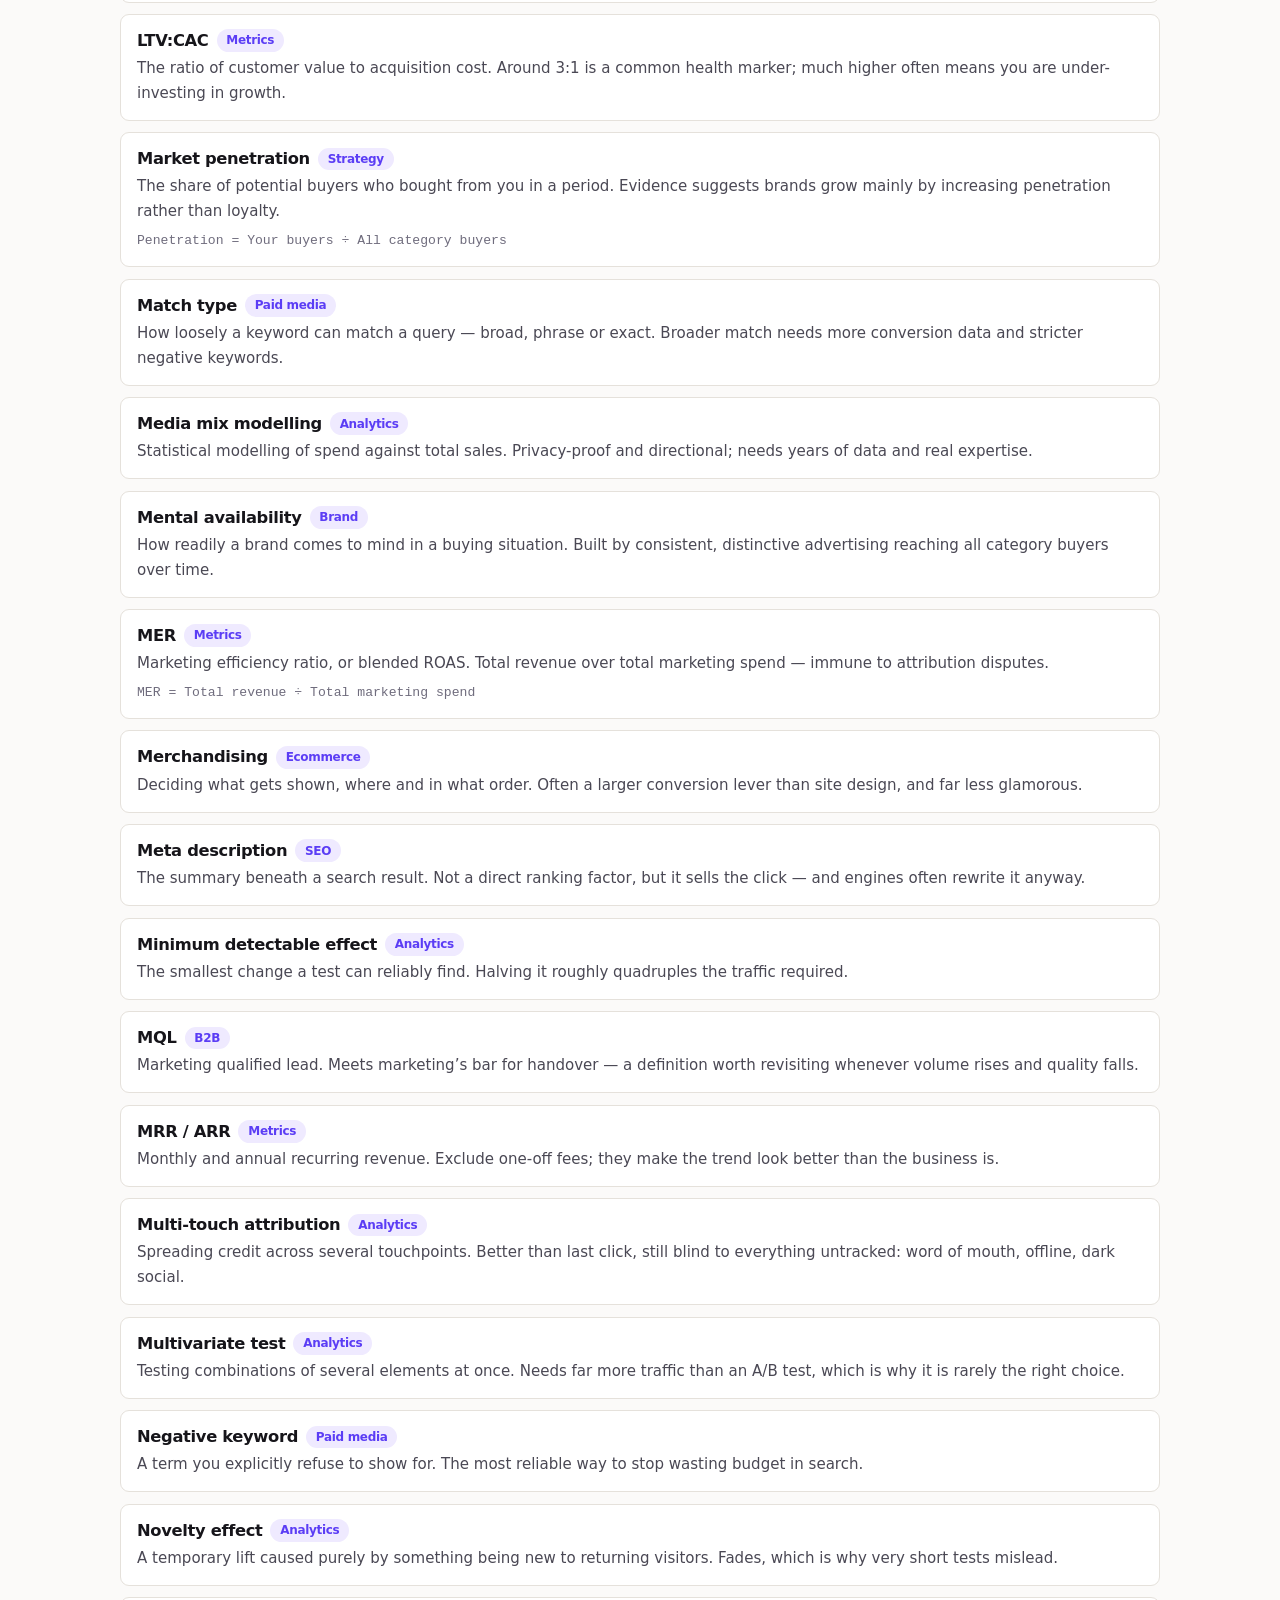
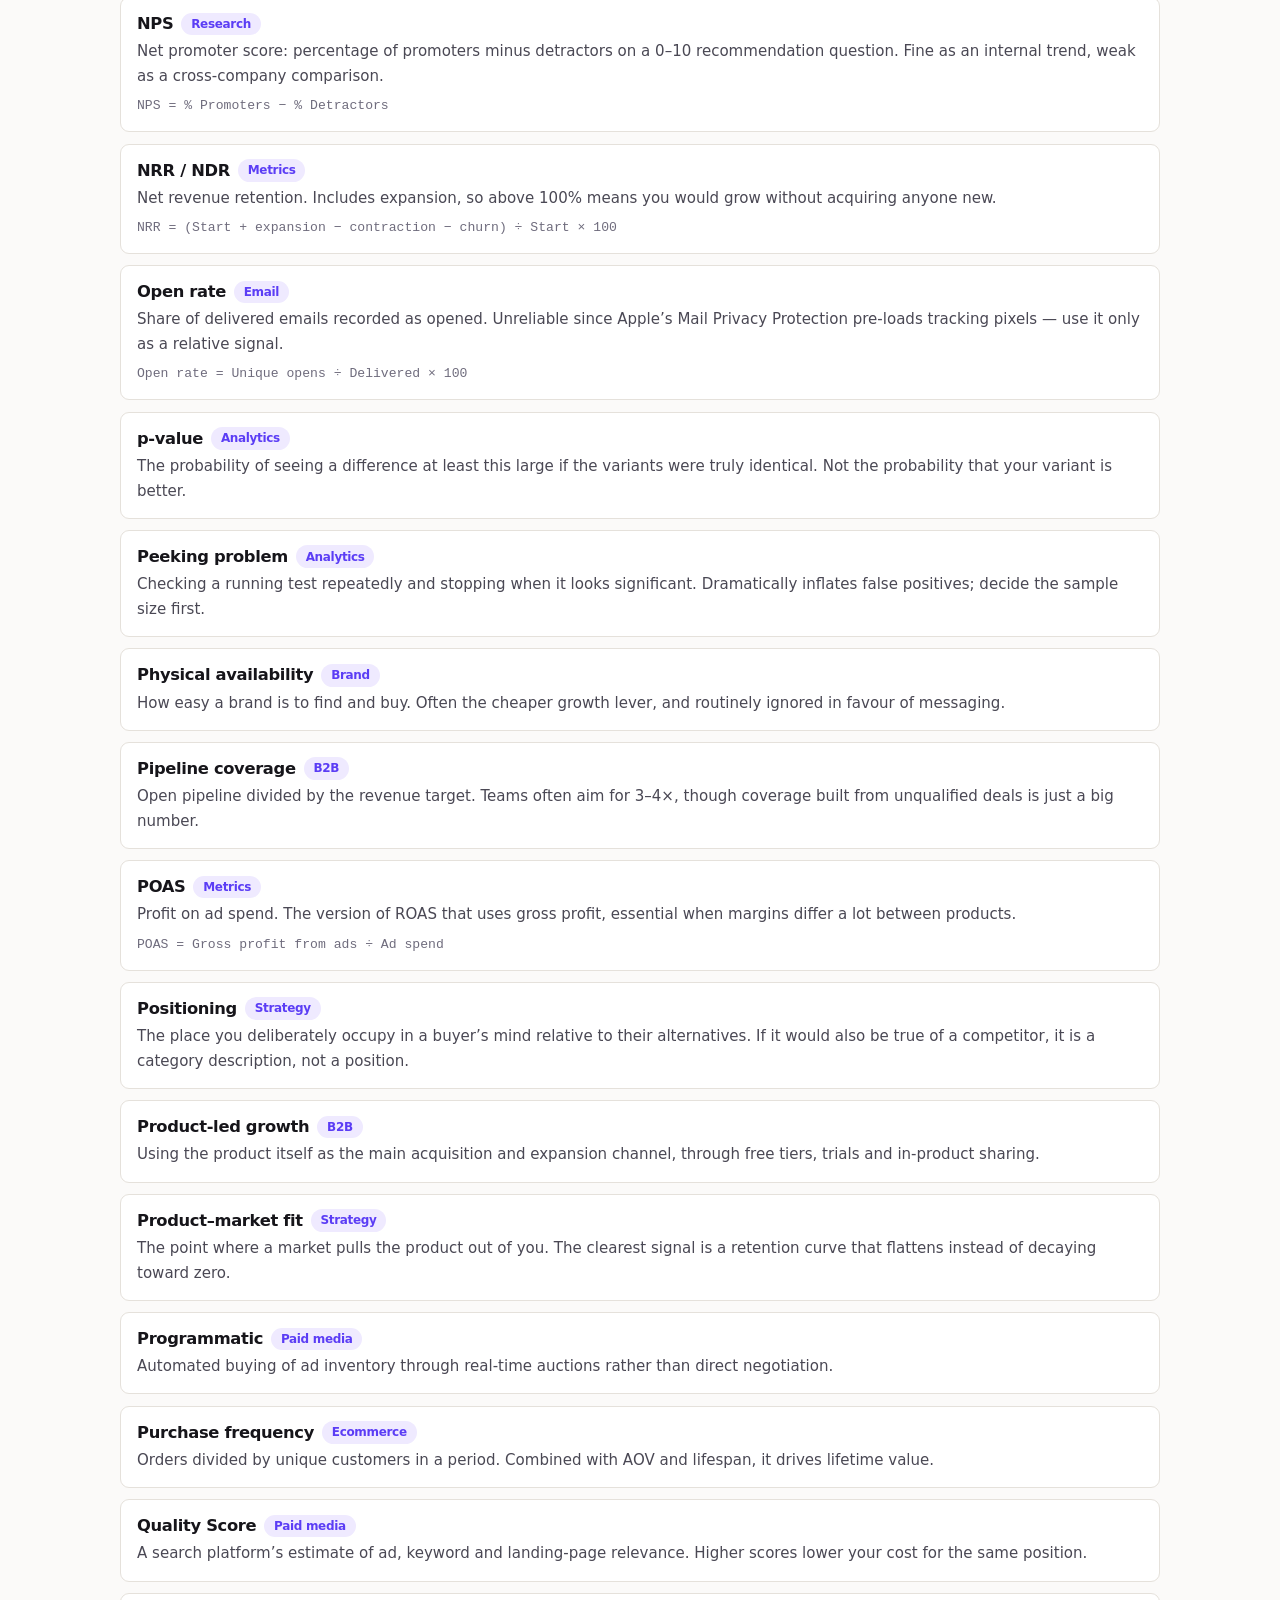
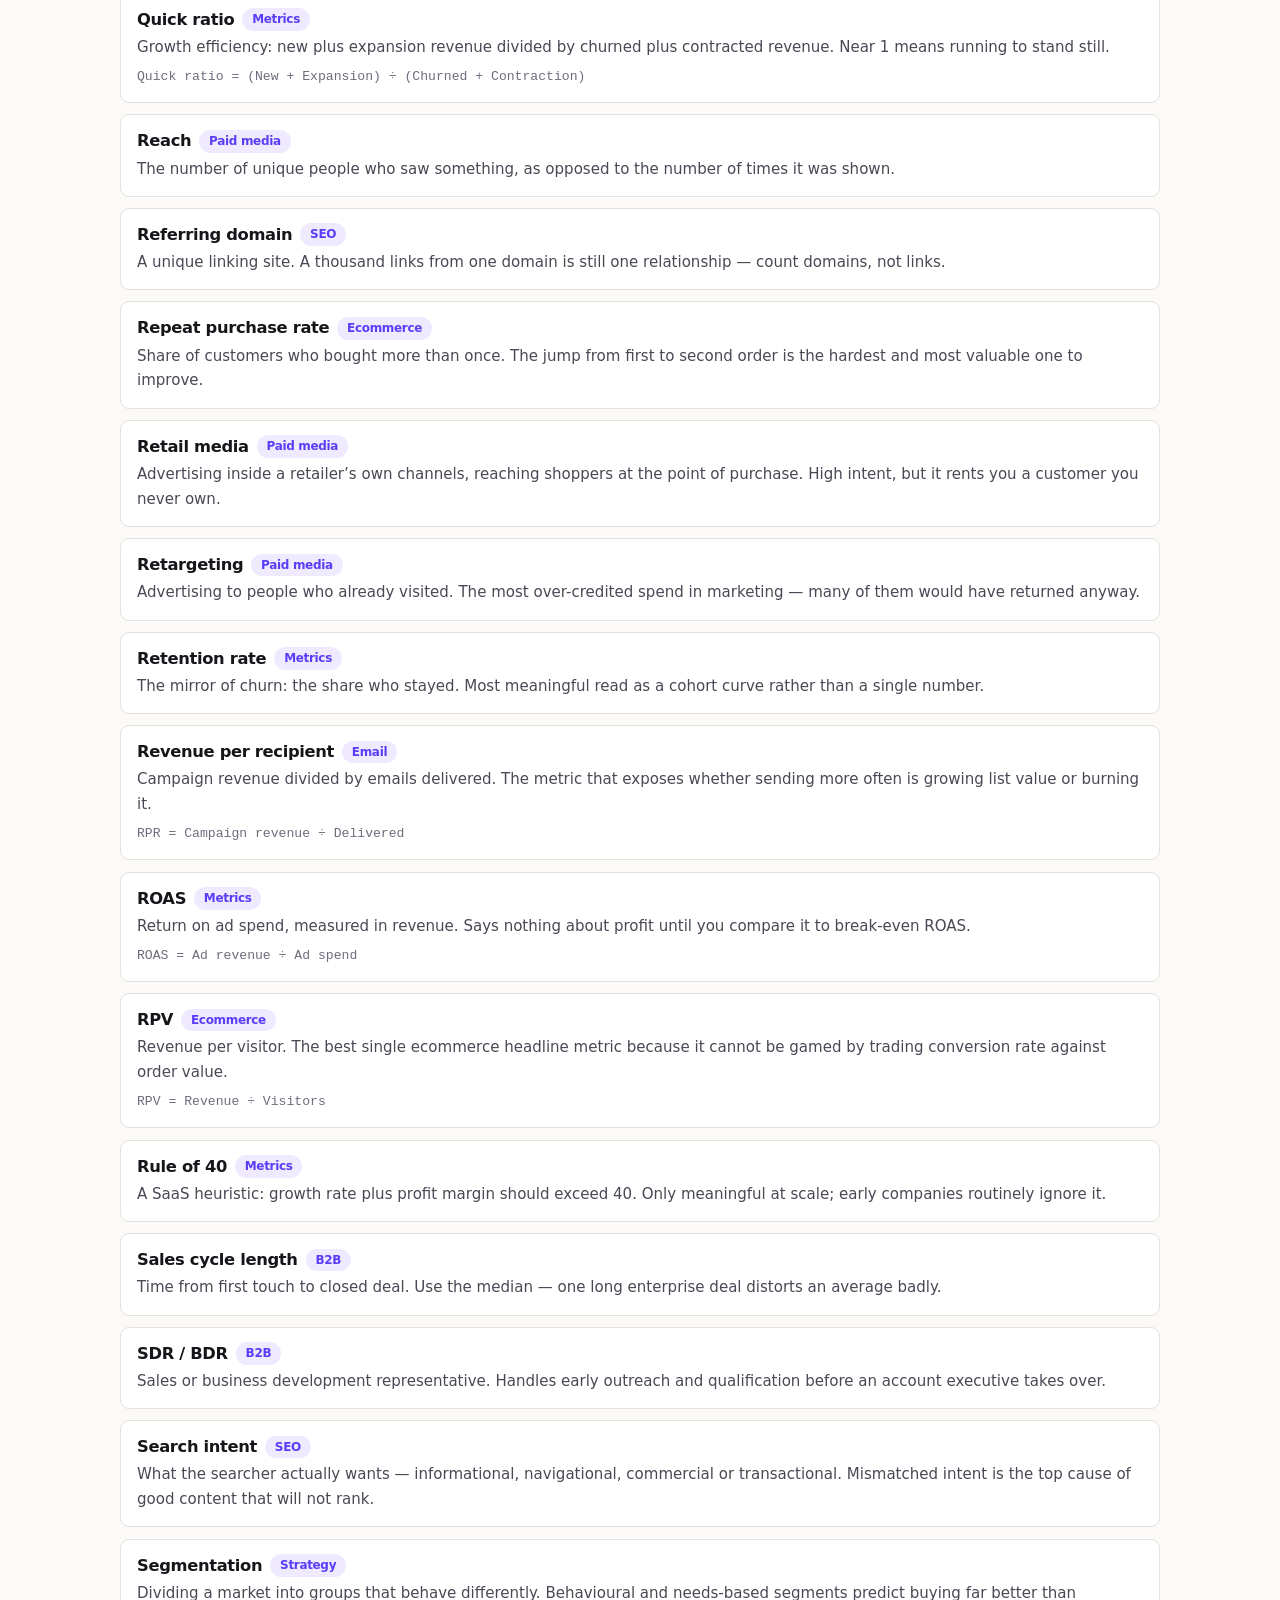
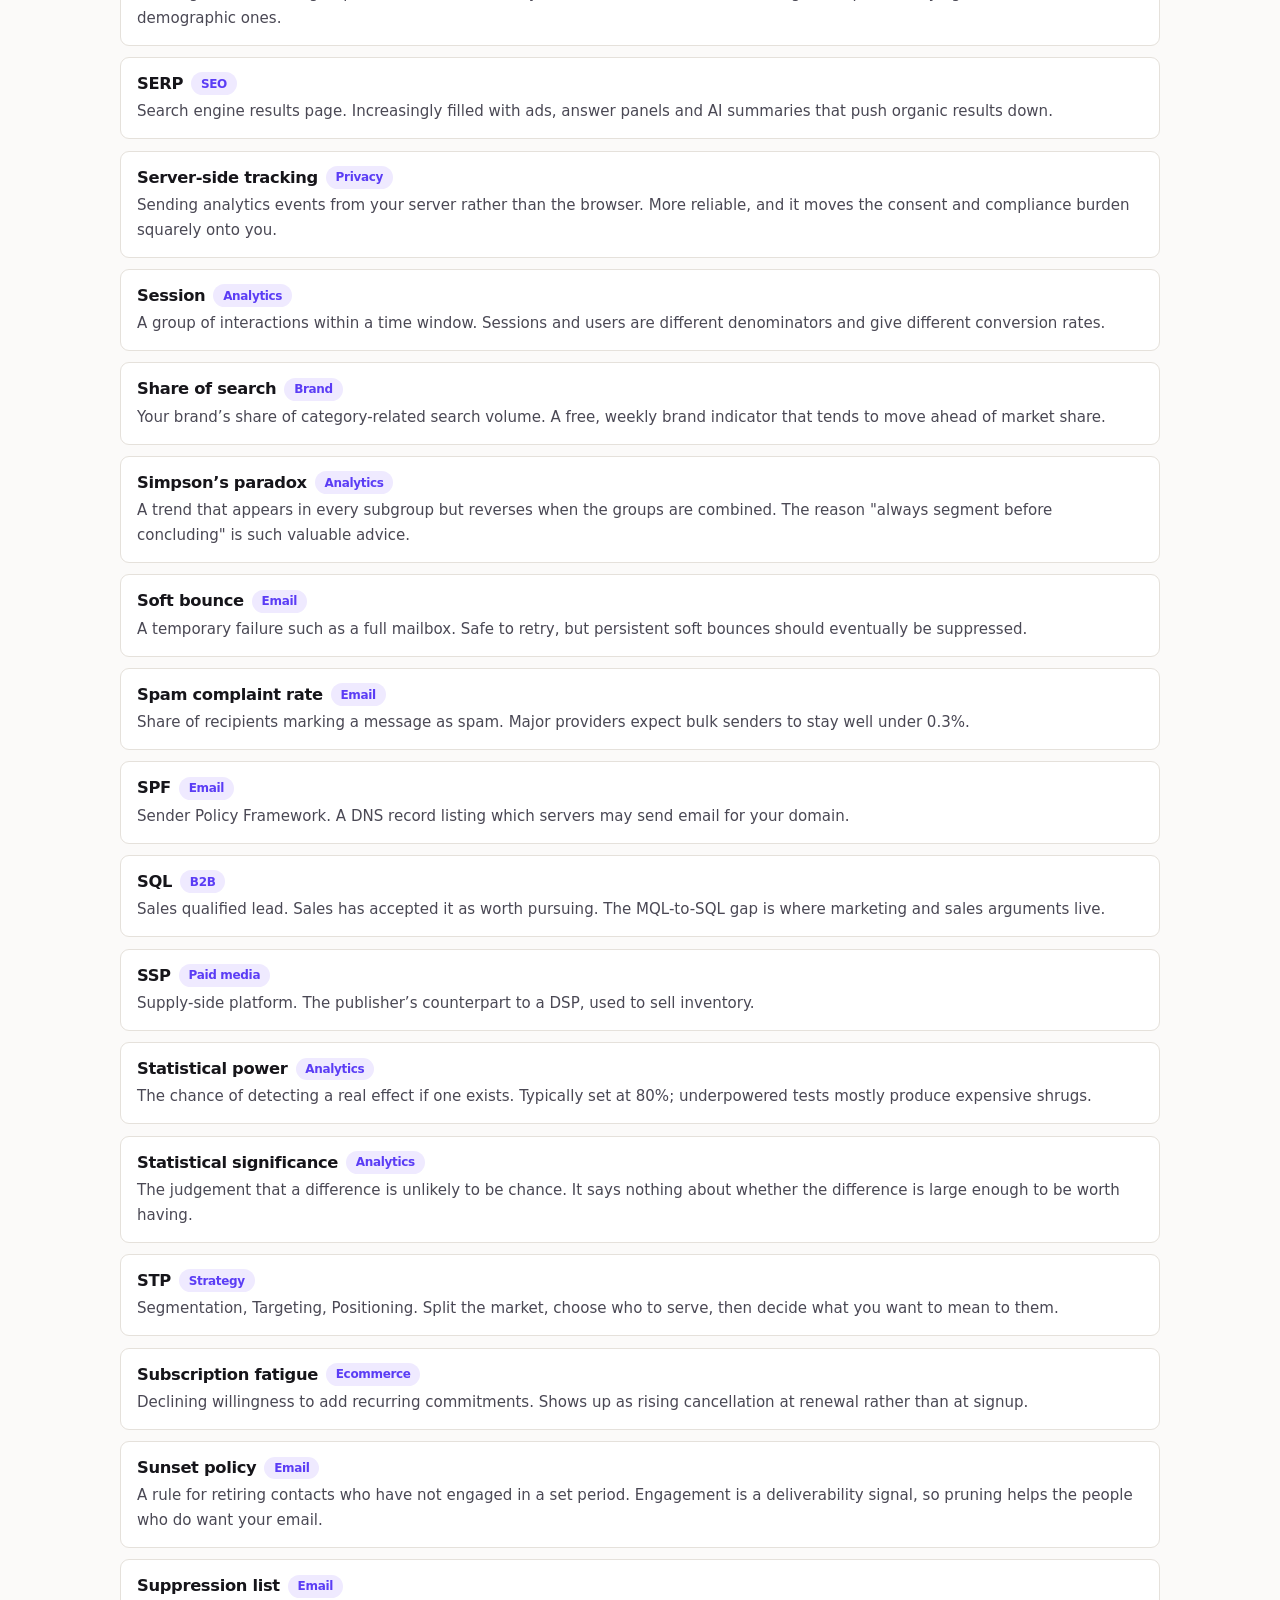
<file: glossary.html>
<!DOCTYPE html>
<html lang="en">
<head>
<meta charset="utf-8">
<meta name="viewport" content="width=device-width, initial-scale=1">
<title>Marketing Glossary — searchable A–Z of marketing terms | Marketing Reference</title>
<meta name="description" content="A searchable glossary of marketing terms across strategy, metrics, paid media, SEO, email, analytics, privacy, B2B, research and ecommerce — with formulas where they exist.">
<link rel="canonical" href="https://davlatshermatov.github.io/Test-website/glossary.html">
<meta property="og:type" content="website">
<meta property="og:site_name" content="Marketing Reference">
<meta property="og:title" content="Marketing Glossary — searchable A–Z of marketing terms">
<meta property="og:description" content="A searchable glossary of marketing terms across strategy, metrics, paid media, SEO, email, analytics, privacy, B2B, research and ecommerce — with formulas where they exist.">
<meta property="og:url" content="https://davlatshermatov.github.io/Test-website/glossary.html">
<meta property="og:image" content="https://davlatshermatov.github.io/Test-website/assets/og-image.png">
<meta property="og:image:width" content="1200">
<meta property="og:image:height" content="630">
<meta property="og:image:alt" content="Marketing Reference — frameworks, metrics, calculators and a glossary">
<meta name="twitter:card" content="summary_large_image">
<meta name="twitter:title" content="Marketing Glossary — searchable A–Z of marketing terms">
<meta name="twitter:description" content="A searchable glossary of marketing terms across strategy, metrics, paid media, SEO, email, analytics, privacy, B2B, research and ecommerce — with formulas where they exist.">
<meta name="twitter:image" content="https://davlatshermatov.github.io/Test-website/assets/og-image.png">
<meta name="color-scheme" content="light dark">
<link rel="stylesheet" href="assets/css/styles.css">
<link rel="icon" href="data:image/svg+xml,<svg xmlns='http://www.w3.org/2000/svg' viewBox='0 0 32 32'><rect width='32' height='32' rx='8' fill='%235b3df5'/><text x='16' y='22' font-size='16' font-family='sans-serif' font-weight='bold' fill='white' text-anchor='middle'>M</text></svg>">
<script>try{var t=localStorage.getItem('mr-theme');if(t)document.documentElement.setAttribute('data-theme',t);}catch(e){}</script>
</head>
<body>
<a class="skip-link" href="#main">Skip to content</a>

<header class="site-header">
  <div class="wrap header-inner">
    <a class="brand" href="index.html"><span class="brand-mark" aria-hidden="true">M</span> Marketing Reference</a>
    <button class="nav-toggle" type="button" aria-expanded="false" aria-controls="site-nav">
      <span class="nav-toggle-bars" aria-hidden="true"><span></span><span></span><span></span></span>Menu
    </button>
    <nav class="site-nav" id="site-nav" aria-label="Main">
      <a href="index.html">Home</a>
      <a href="fundamentals.html">Fundamentals</a>
      <a href="channels.html">Channels</a>
      <a href="metrics.html">Metrics</a>
      <a href="calculators.html">Calculators</a>
      <a href="playbooks.html">Playbooks</a>
      <a href="glossary.html" aria-current="page">Glossary</a>
      <button class="theme-toggle" type="button" aria-label="Switch theme">☾</button>
    </nav>
  </div>
</header>

<main id="main">

  <div class="hero">
    <div class="wrap">
      <span class="eyebrow">Section 06</span>
      <h1>Glossary</h1>
      <p class="lede">Every term defined in plain English, with the formula where one exists and the catch where there is one. Search matches definitions as well as titles, so you can look up a concept without knowing its name.</p>
    </div>
  </div>

  <div class="wrap section">

    <div class="search-bar">
      <label class="visually-hidden" for="term-search">Search the glossary</label>
      <input type="search" id="term-search" placeholder="Search terms and definitions — try “churn”, “attribution” or “significance”" autocomplete="off" spellcheck="false">
    </div>

    <div class="chips" id="category-chips" role="group" aria-label="Filter by category"></div>

    <p class="result-count" id="result-count" aria-live="polite"></p>

    <div class="term-list" id="term-list">
      <noscript>
        <div class="callout callout-warn">
          <span class="callout-title">JavaScript is disabled</span>
          <p class="mb-0">The glossary uses JavaScript for its search and category filters, so the terms can't load. Everything else on this site works without it — the <a href="metrics.html">metrics reference</a> covers the same formulas in plain HTML.</p>
        </div>
      </noscript>
    </div>

    <div class="callout mt-2">
      <span class="callout-title">Spot something wrong?</span>
      <p class="mb-0">Definitions here are deliberately opinionated — several of these terms are used loosely in the industry, and this glossary picks the reading that is most useful in practice rather than the most common one. Where a term is genuinely contested (MQL, LTV, bounce rate), the definition says so.</p>
    </div>

    <div class="btn-row">
      <a class="btn btn-primary" href="metrics.html">See the full formula reference</a>
      <a class="btn btn-ghost" href="index.html">Back to the start</a>
    </div>

  </div>
</main>

<footer class="site-footer">
  <div class="wrap">
    <div class="footer-grid">
      <div>
        <h4>Learn</h4>
        <ul>
          <li><a href="fundamentals.html">Fundamentals</a></li>
          <li><a href="channels.html">Channels</a></li>
          <li><a href="metrics.html">Metrics &amp; formulas</a></li>
        </ul>
      </div>
      <div>
        <h4>Do</h4>
        <ul>
          <li><a href="calculators.html">Calculators</a></li>
          <li><a href="playbooks.html">Playbooks &amp; checklists</a></li>
          <li><a href="glossary.html">Glossary</a></li>
        </ul>
      </div>
      <div>
        <h4>Popular</h4>
        <ul>
          <li><a href="calculators.html#unit-economics">LTV:CAC calculator</a></li>
          <li><a href="calculators.html#ab-test">A/B test significance</a></li>
          <li><a href="metrics.html#acquisition">CAC &amp; ROAS formulas</a></li>
        </ul>
      </div>
    </div>
    <div class="footer-bottom">
      <p class="mb-0">Marketing Reference · an open, static reference site. Benchmark ranges are directional figures compiled from publicly reported industry data and should be validated against your own analytics before any decision rests on them. Nothing here is financial advice. © <span data-year>2026</span>.</p>
    </div>
  </div>
</footer>

<script src="assets/js/site.js" defer></script>
<script src="assets/js/glossary.js" defer></script>
</body>
</html>
</file>
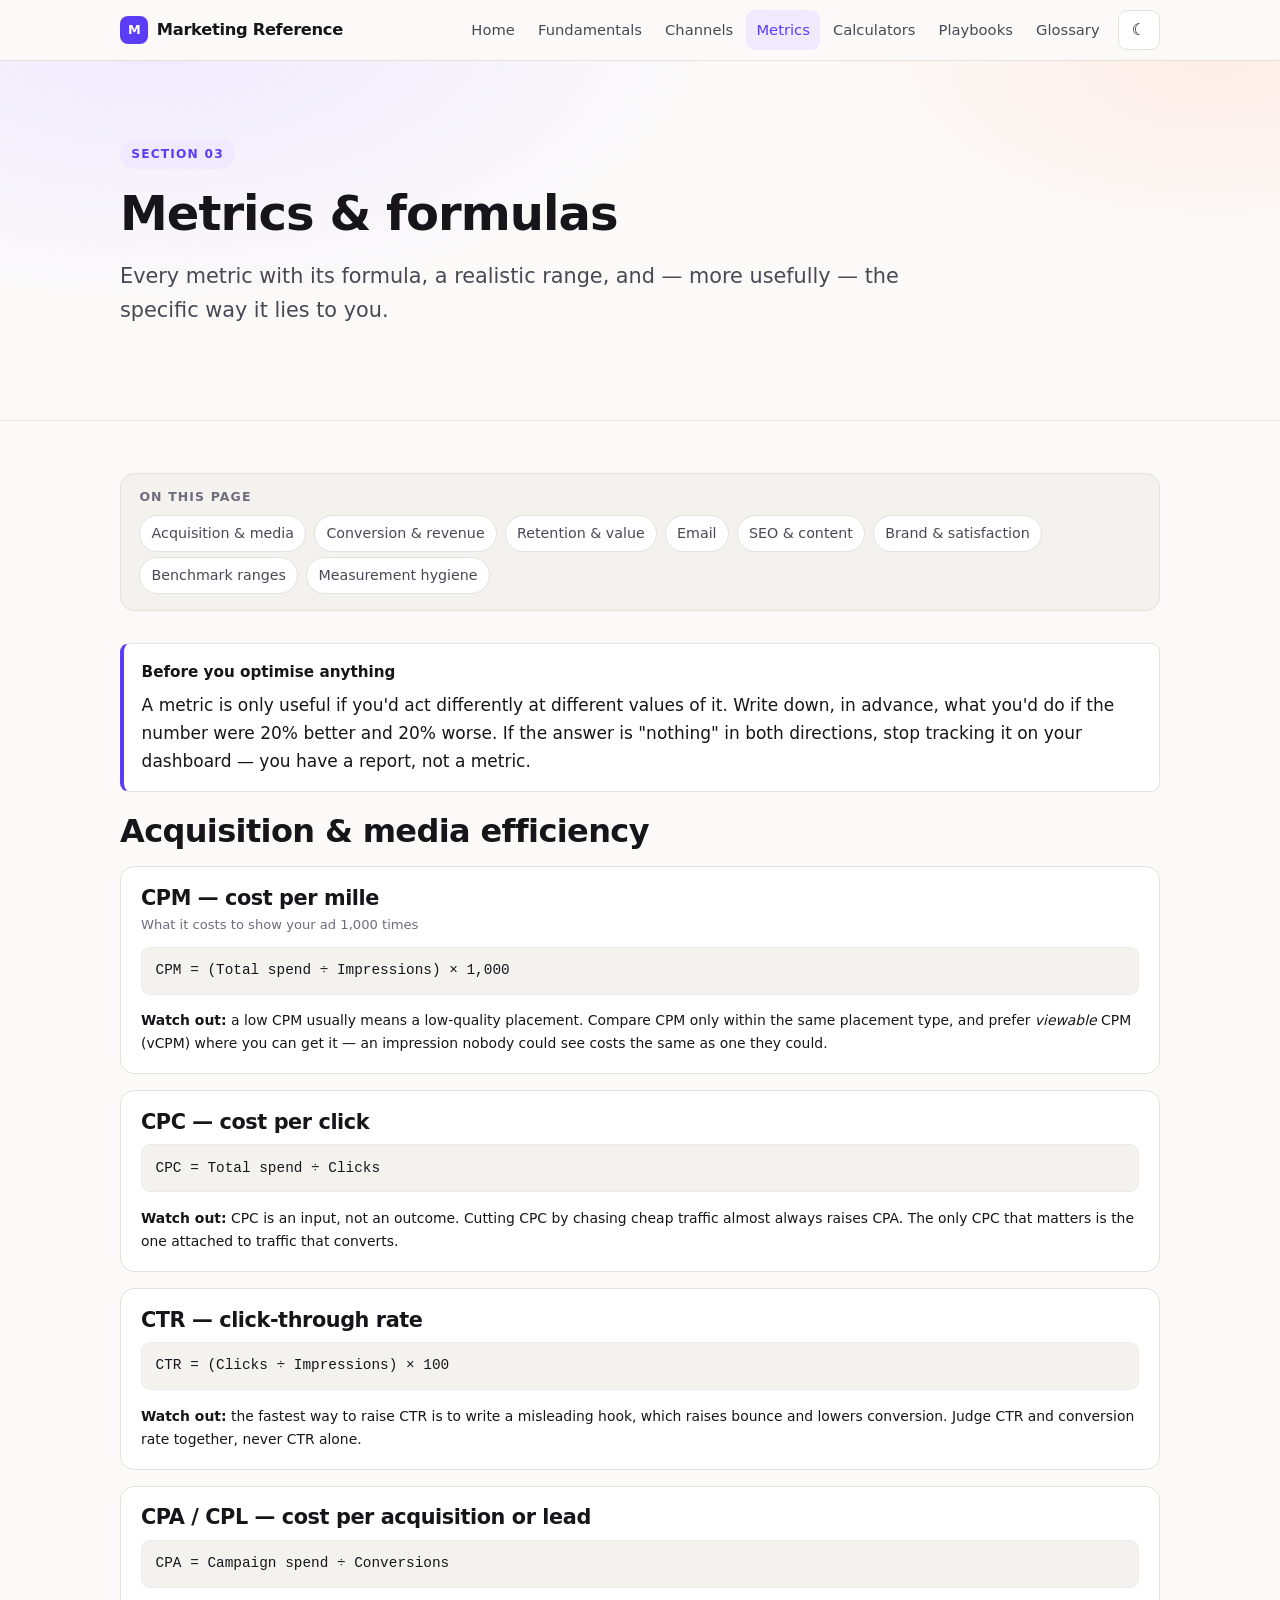
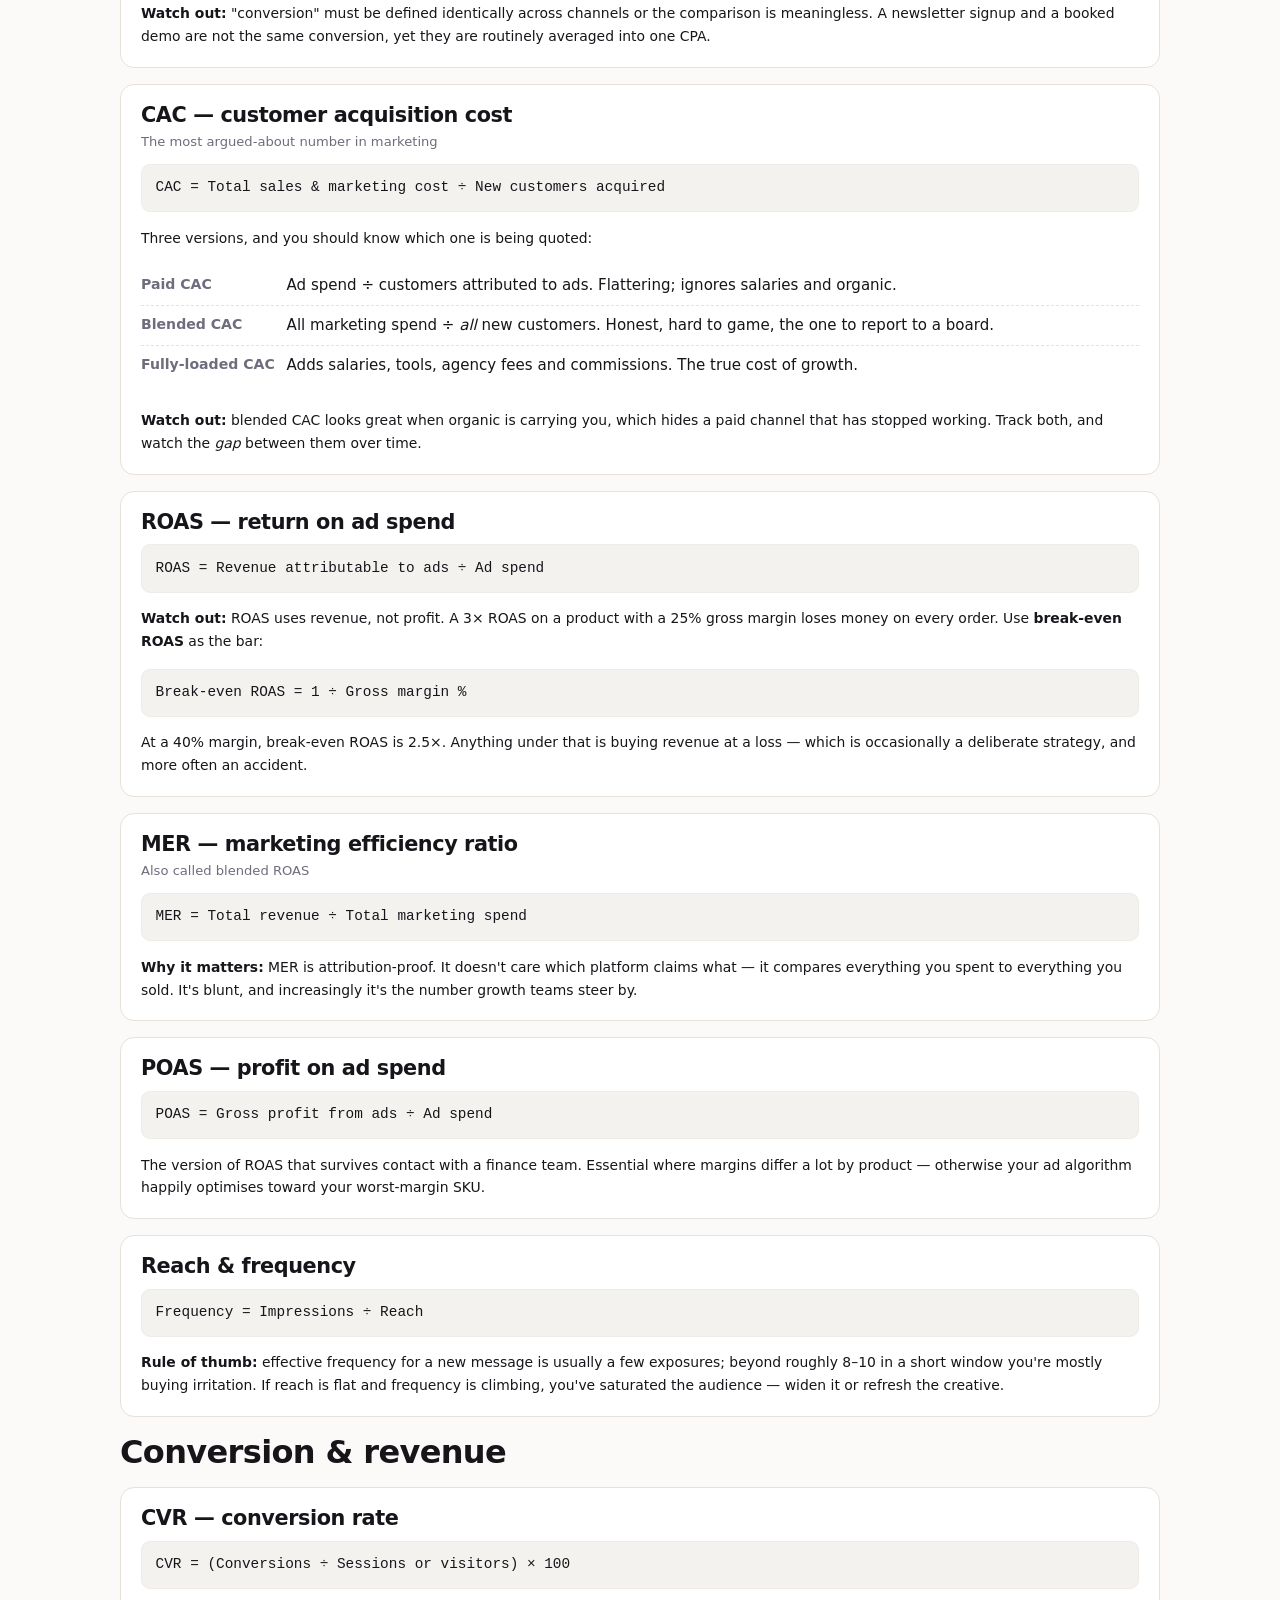
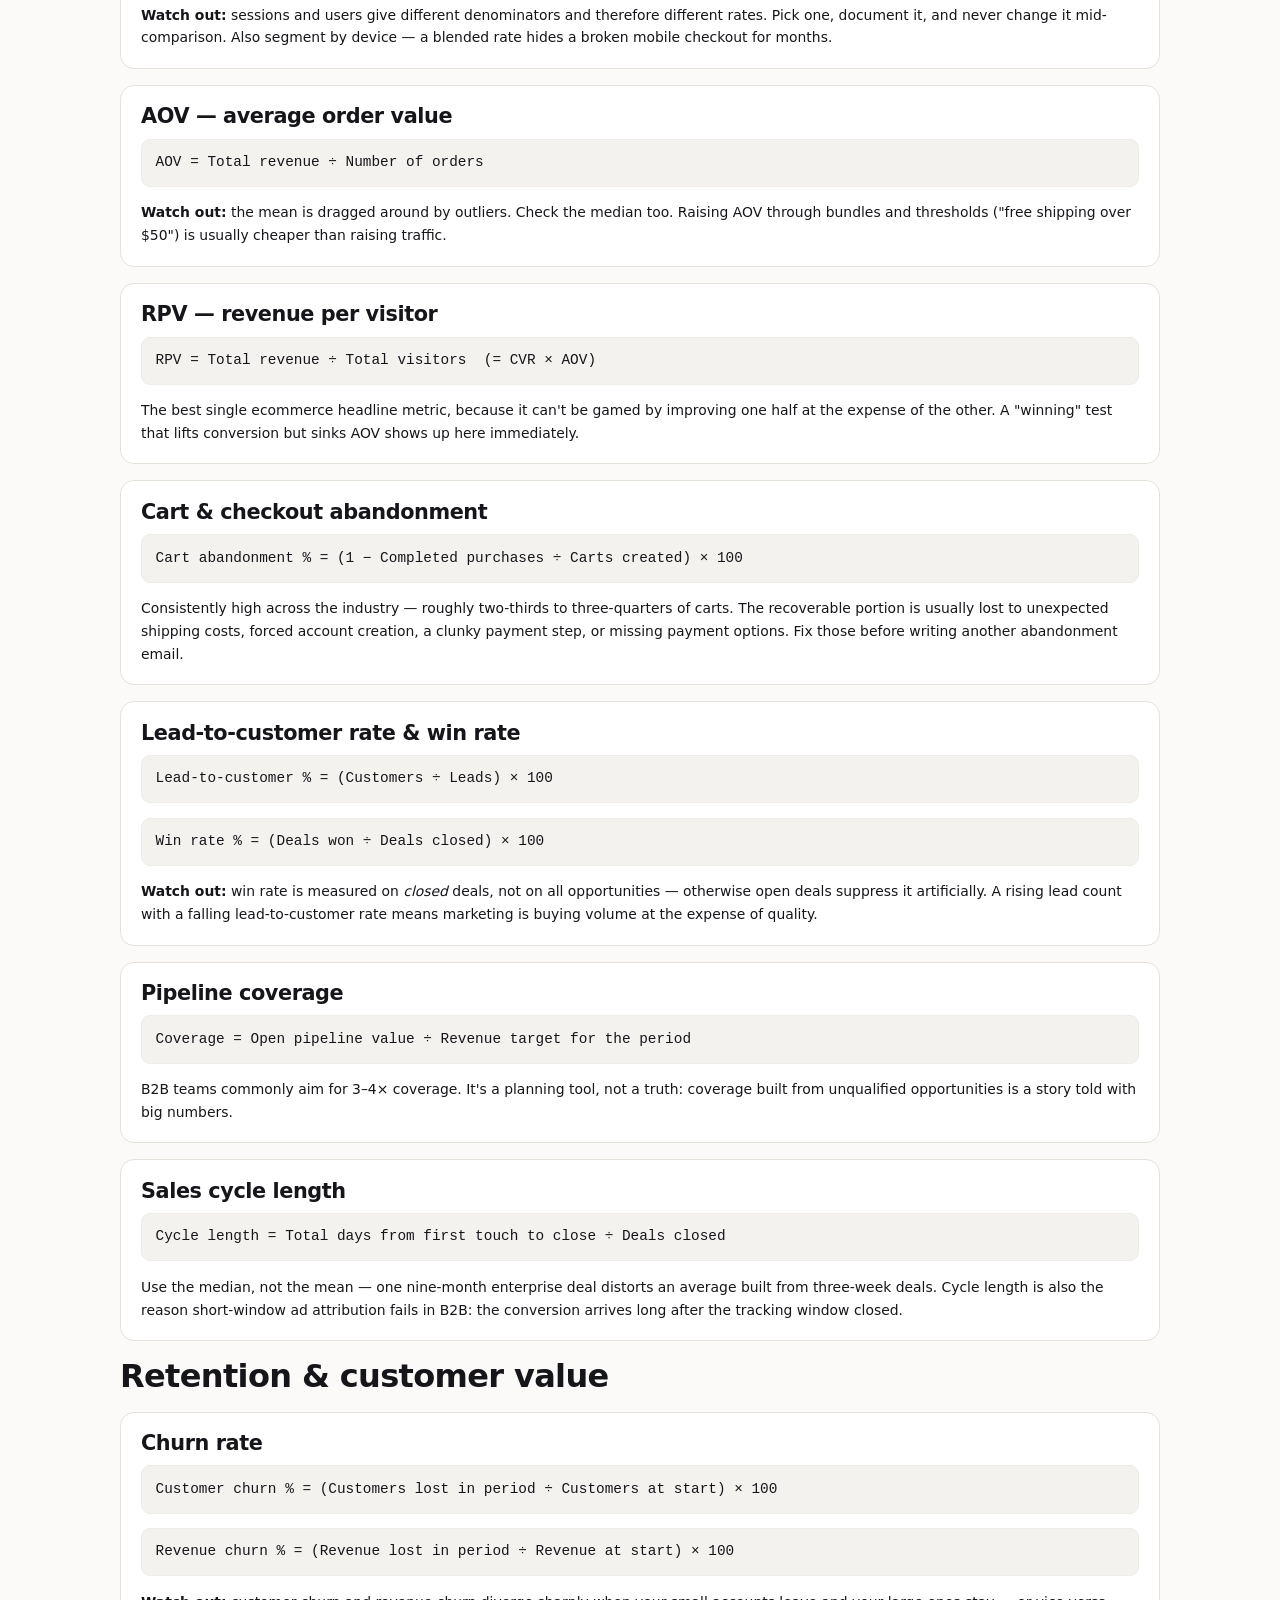
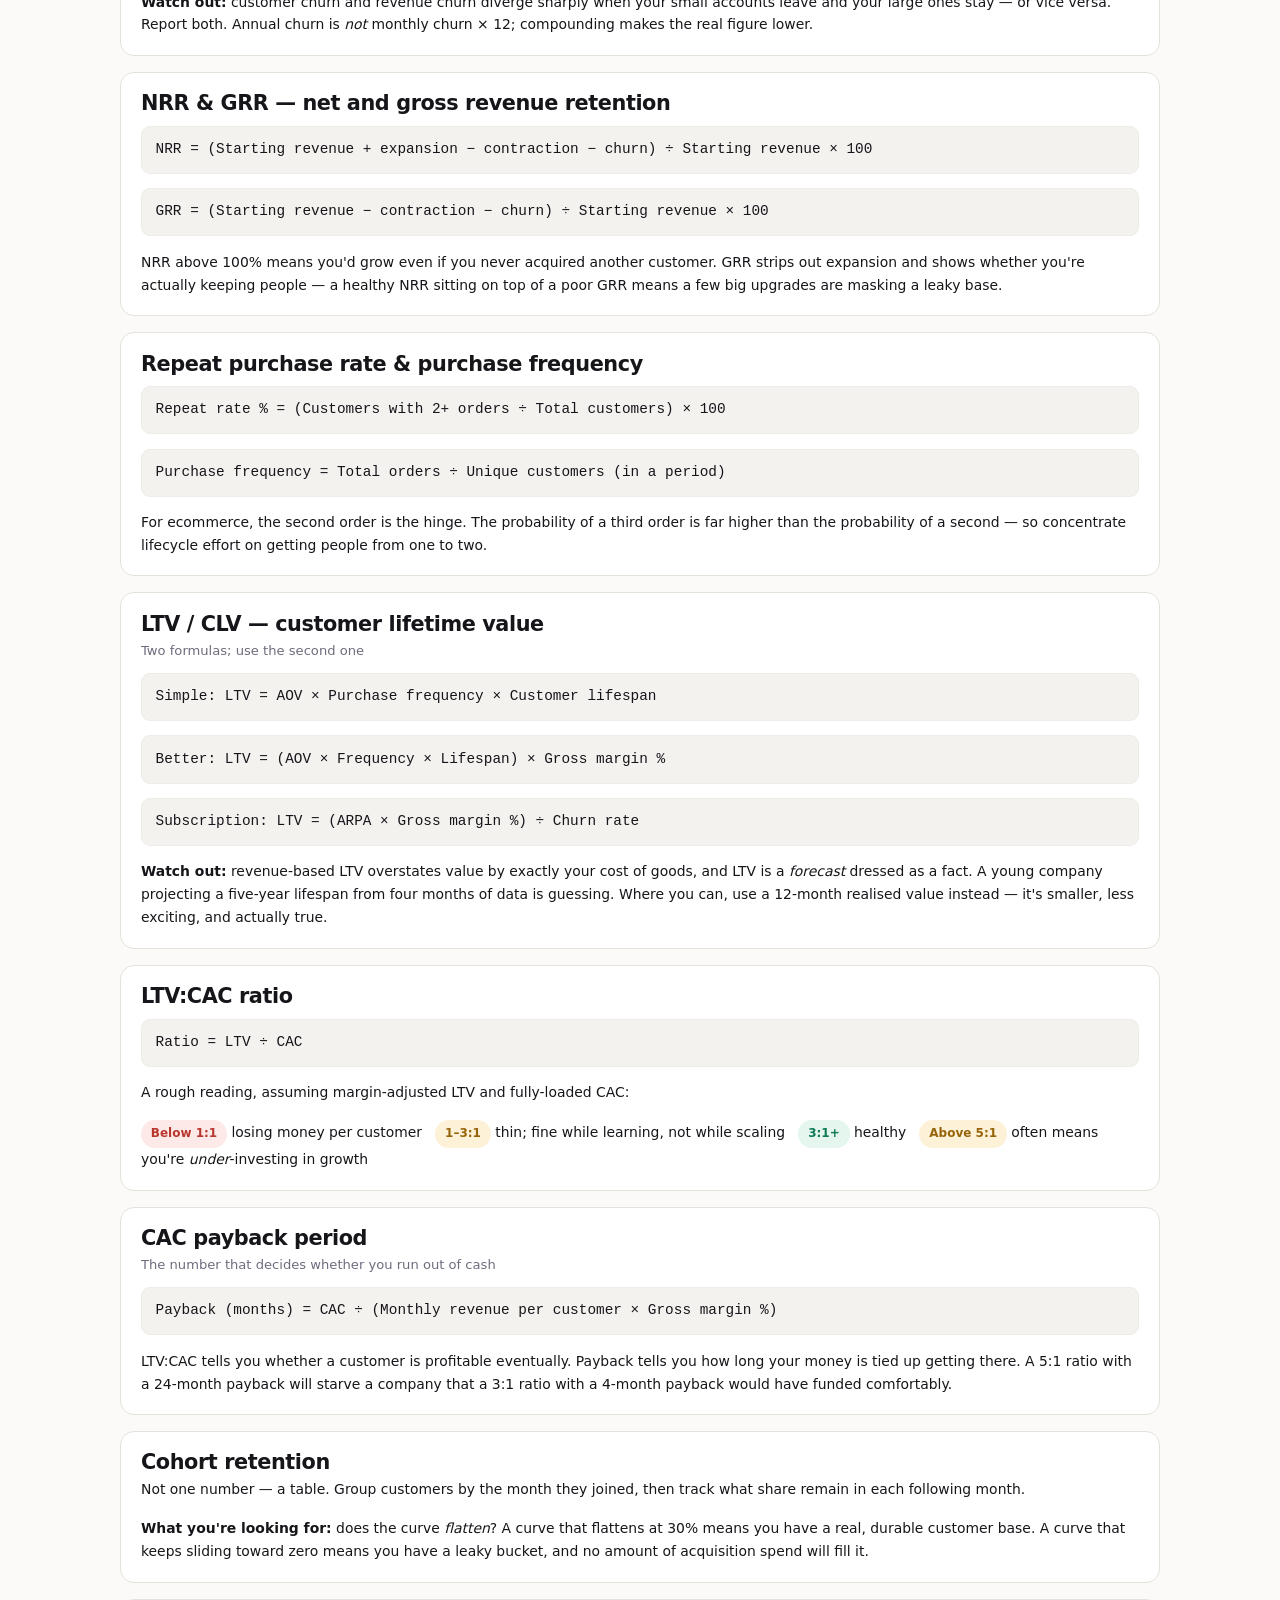
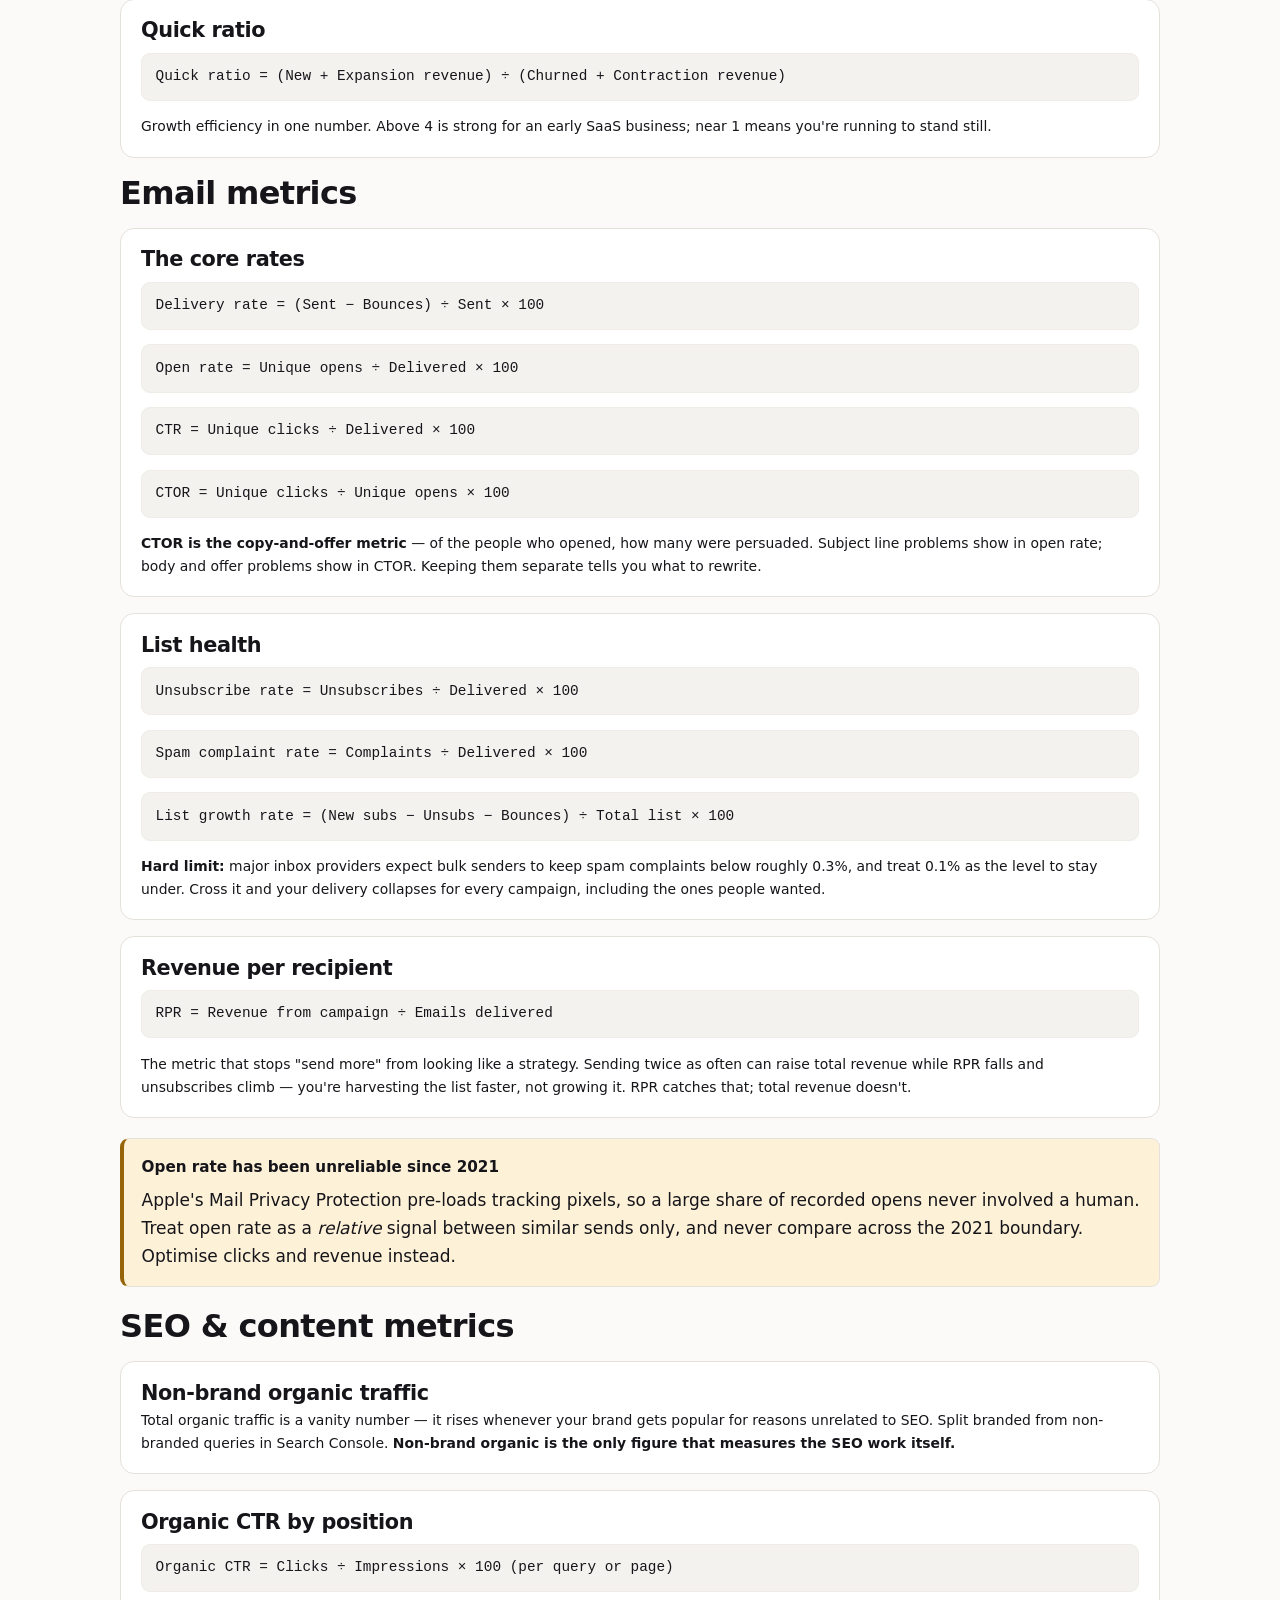
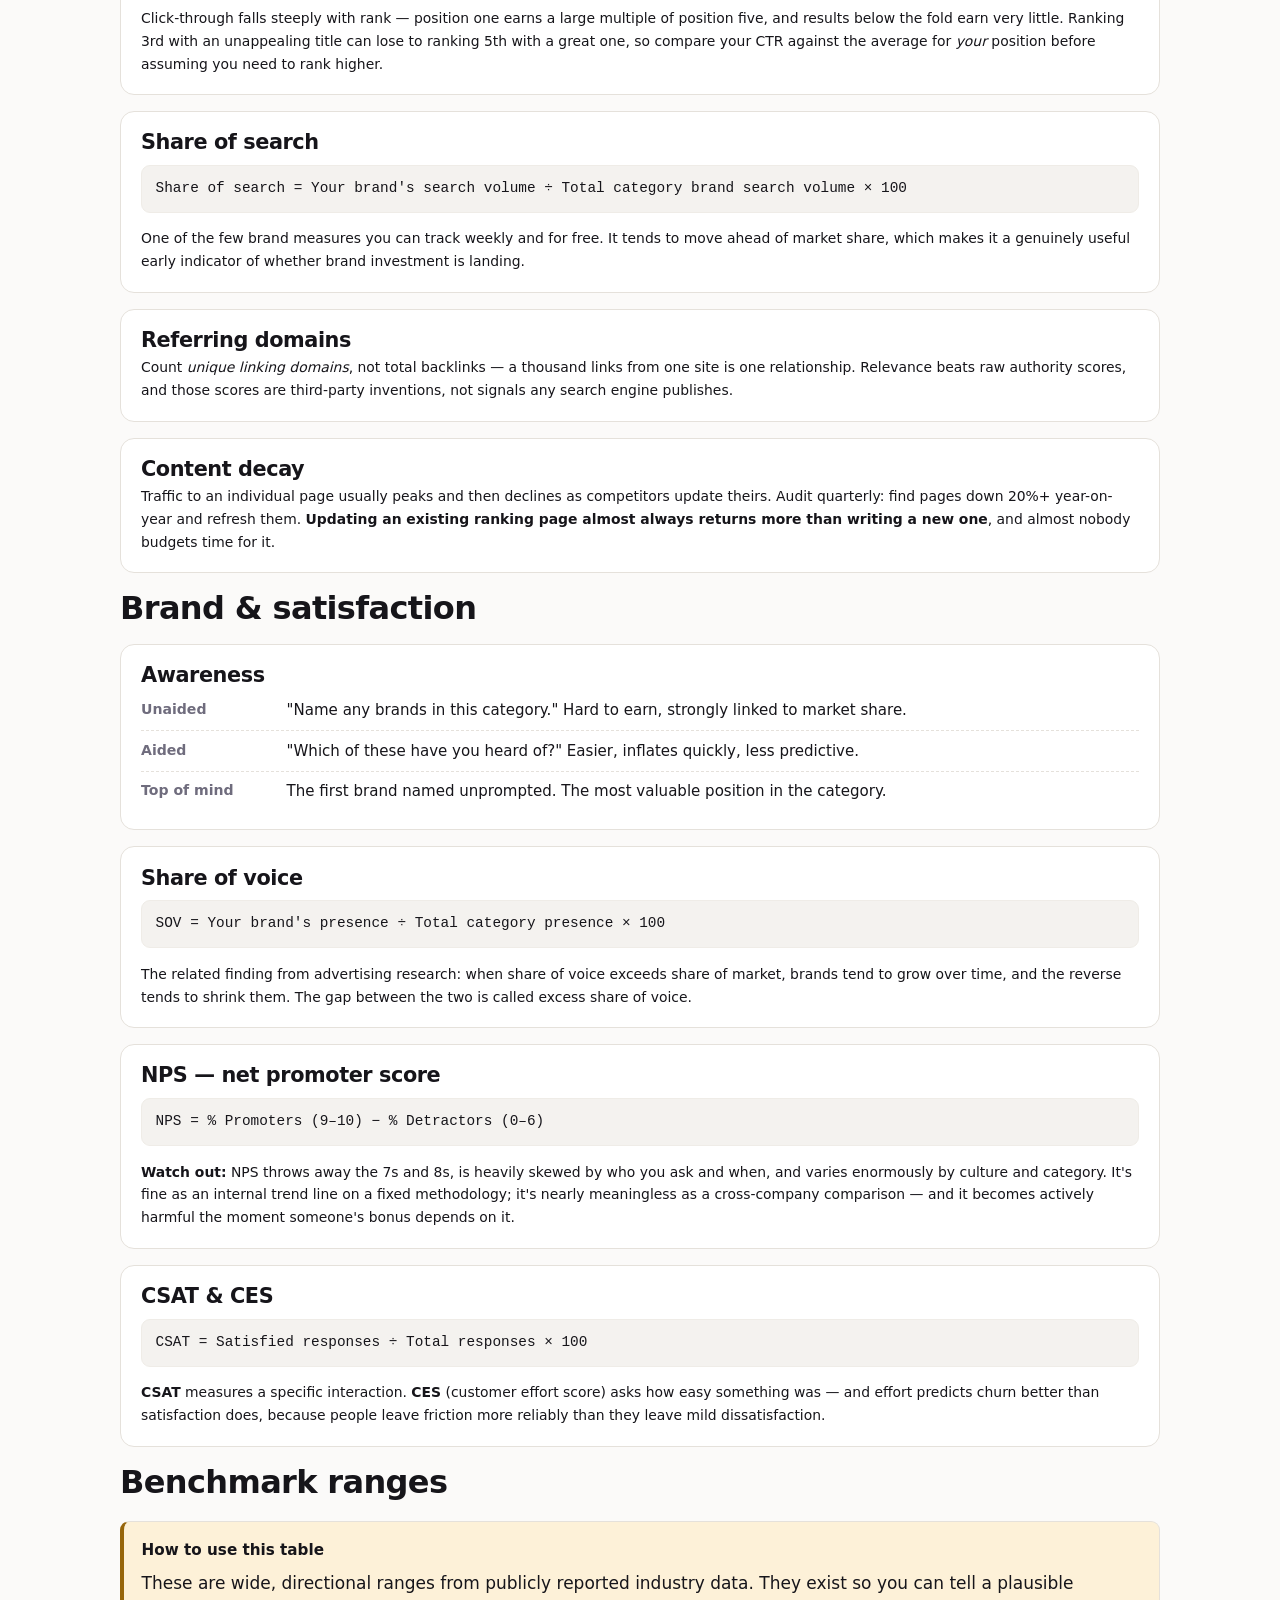
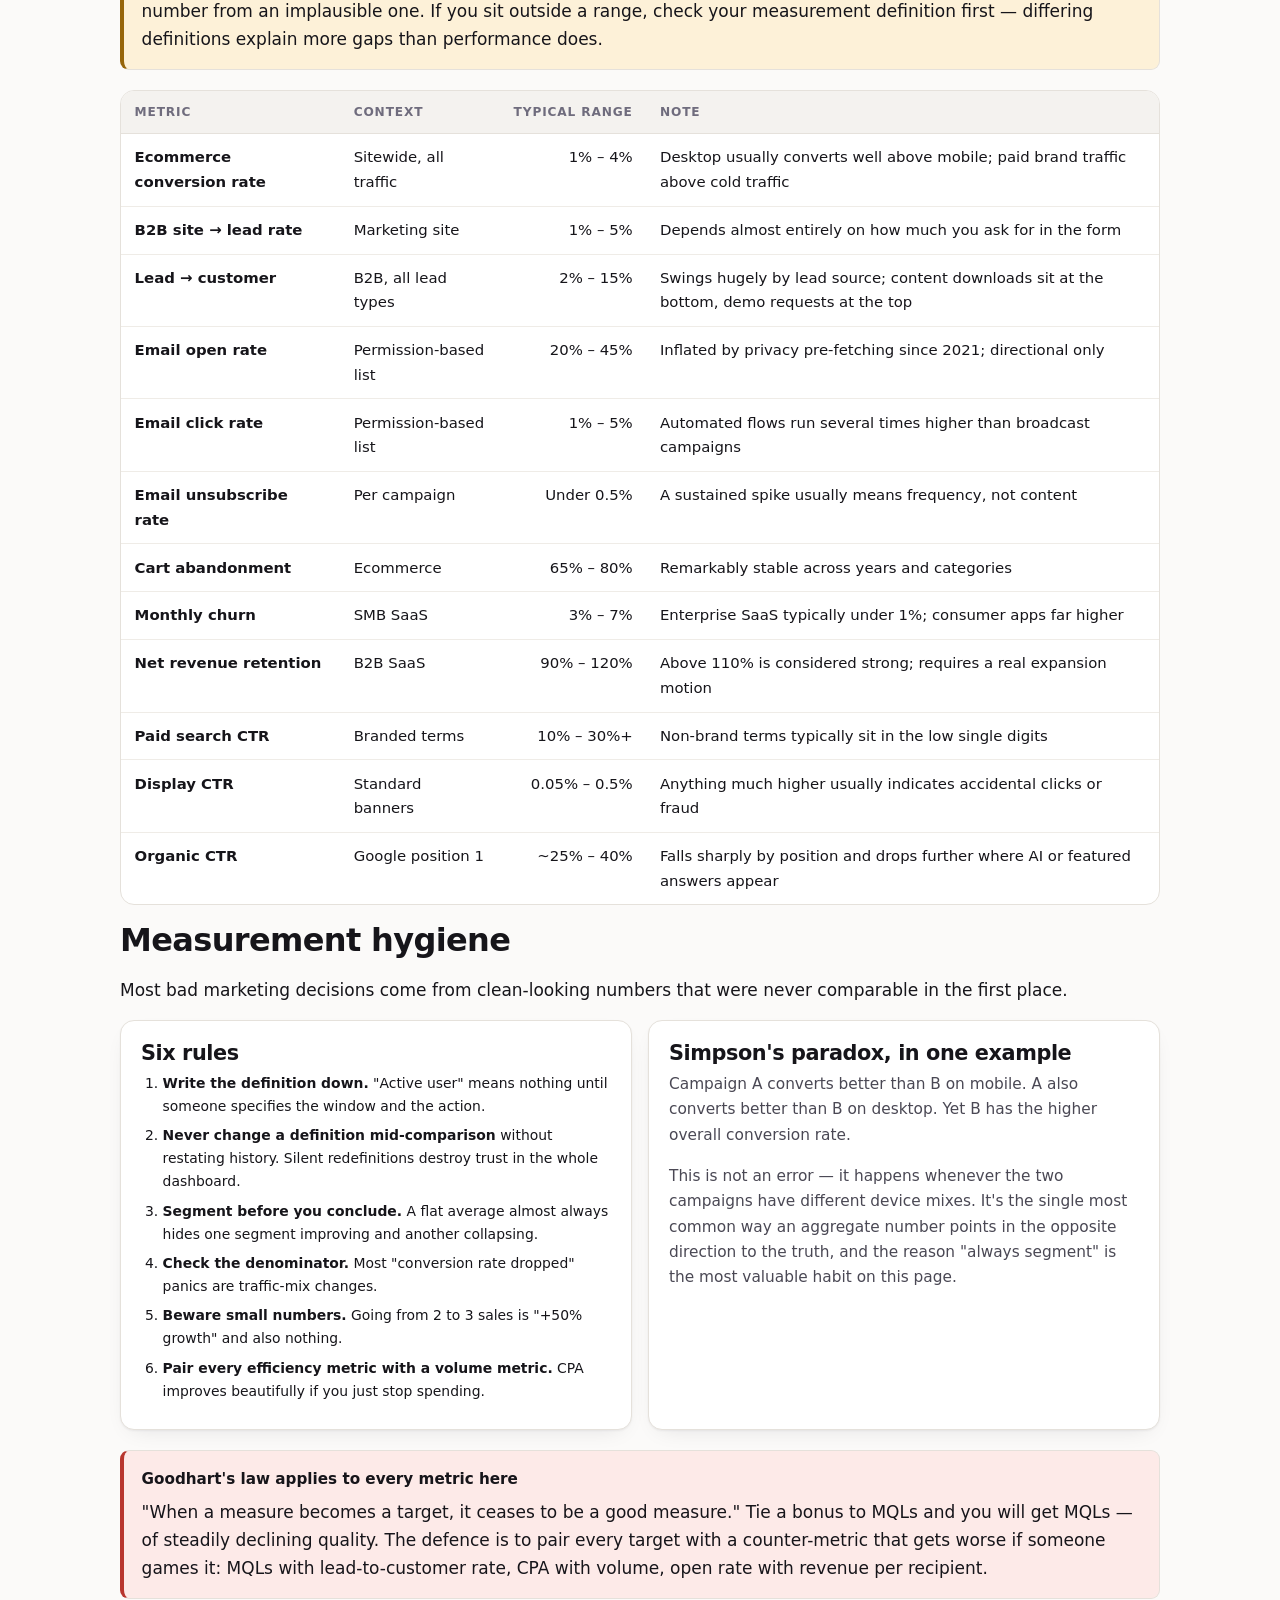
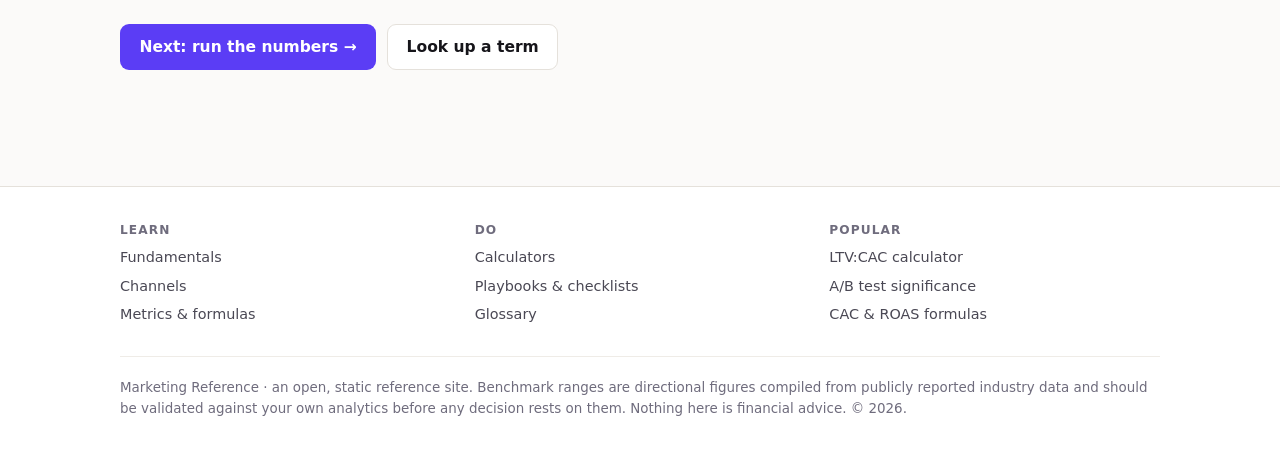
<file: metrics.html>
<!DOCTYPE html>
<html lang="en">
<head>
<meta charset="utf-8">
<meta name="viewport" content="width=device-width, initial-scale=1">
<title>Marketing Metrics &amp; Formulas — CAC, LTV, ROAS, NRR, CTOR | Marketing Reference</title>
<meta name="description" content="43 marketing formulas across 36 metrics, sensible target ranges and the way each one gets misread: CAC, LTV, ROAS, MER, payback period, churn, NRR, CTOR, share of search and more.">
<link rel="canonical" href="https://davlatshermatov.github.io/Test-website/metrics.html">
<meta property="og:type" content="website">
<meta property="og:site_name" content="Marketing Reference">
<meta property="og:title" content="Marketing Metrics &amp; Formulas — CAC, LTV, ROAS, NRR, CTOR">
<meta property="og:description" content="43 marketing formulas across 36 metrics, sensible target ranges and the way each one gets misread: CAC, LTV, ROAS, MER, payback period, churn, NRR, CTOR, share of search and more.">
<meta property="og:url" content="https://davlatshermatov.github.io/Test-website/metrics.html">
<meta property="og:image" content="https://davlatshermatov.github.io/Test-website/assets/og-image.png">
<meta property="og:image:width" content="1200">
<meta property="og:image:height" content="630">
<meta property="og:image:alt" content="Marketing Reference — frameworks, metrics, calculators and a glossary">
<meta name="twitter:card" content="summary_large_image">
<meta name="twitter:title" content="Marketing Metrics &amp; Formulas — CAC, LTV, ROAS, NRR, CTOR">
<meta name="twitter:description" content="43 marketing formulas across 36 metrics, sensible target ranges and the way each one gets misread: CAC, LTV, ROAS, MER, payback period, churn, NRR, CTOR, share of search and more.">
<meta name="twitter:image" content="https://davlatshermatov.github.io/Test-website/assets/og-image.png">
<meta name="color-scheme" content="light dark">
<link rel="stylesheet" href="assets/css/styles.css">
<link rel="icon" href="data:image/svg+xml,<svg xmlns='http://www.w3.org/2000/svg' viewBox='0 0 32 32'><rect width='32' height='32' rx='8' fill='%235b3df5'/><text x='16' y='22' font-size='16' font-family='sans-serif' font-weight='bold' fill='white' text-anchor='middle'>M</text></svg>">
<script>try{var t=localStorage.getItem('mr-theme');if(t)document.documentElement.setAttribute('data-theme',t);}catch(e){}</script>
</head>
<body>
<a class="skip-link" href="#main">Skip to content</a>

<header class="site-header">
  <div class="wrap header-inner">
    <a class="brand" href="index.html"><span class="brand-mark" aria-hidden="true">M</span> Marketing Reference</a>
    <button class="nav-toggle" type="button" aria-expanded="false" aria-controls="site-nav">
      <span class="nav-toggle-bars" aria-hidden="true"><span></span><span></span><span></span></span>Menu
    </button>
    <nav class="site-nav" id="site-nav" aria-label="Main">
      <a href="index.html">Home</a>
      <a href="fundamentals.html">Fundamentals</a>
      <a href="channels.html">Channels</a>
      <a href="metrics.html" aria-current="page">Metrics</a>
      <a href="calculators.html">Calculators</a>
      <a href="playbooks.html">Playbooks</a>
      <a href="glossary.html">Glossary</a>
      <button class="theme-toggle" type="button" aria-label="Switch theme">☾</button>
    </nav>
  </div>
</header>

<main id="main">

  <div class="hero">
    <div class="wrap">
      <span class="eyebrow">Section 03</span>
      <h1>Metrics &amp; formulas</h1>
      <p class="lede">Every metric with its formula, a realistic range, and — more usefully — the specific way it lies to you.</p>
    </div>
  </div>

  <div class="wrap section">

    <nav class="toc" aria-label="On this page">
      <h2>On this page</h2>
      <ul>
        <li><a href="#acquisition">Acquisition &amp; media</a></li>
        <li><a href="#conversion">Conversion &amp; revenue</a></li>
        <li><a href="#retention">Retention &amp; value</a></li>
        <li><a href="#email">Email</a></li>
        <li><a href="#seo">SEO &amp; content</a></li>
        <li><a href="#brand">Brand &amp; satisfaction</a></li>
        <li><a href="#benchmarks">Benchmark ranges</a></li>
        <li><a href="#hygiene">Measurement hygiene</a></li>
      </ul>
    </nav>

    <div class="callout">
      <span class="callout-title">Before you optimise anything</span>
      <p class="mb-0">A metric is only useful if you'd act differently at different values of it. Write down, in advance, what you'd do if the number were 20% better and 20% worse. If the answer is "nothing" in both directions, stop tracking it on your dashboard — you have a report, not a metric.</p>
    </div>

    <section id="acquisition">
      <h2>Acquisition &amp; media efficiency</h2>

      <div class="metric">
        <h3>CPM — cost per mille</h3>
        <p class="metric-sub">What it costs to show your ad 1,000 times</p>
        <div class="formula">CPM = (Total spend ÷ Impressions) × 1,000</div>
        <p class="small mb-0"><strong>Watch out:</strong> a low CPM usually means a low-quality placement. Compare CPM only within the same placement type, and prefer <em>viewable</em> CPM (vCPM) where you can get it — an impression nobody could see costs the same as one they could.</p>
      </div>

      <div class="metric">
        <h3>CPC — cost per click</h3>
        <div class="formula">CPC = Total spend ÷ Clicks</div>
        <p class="small mb-0"><strong>Watch out:</strong> CPC is an input, not an outcome. Cutting CPC by chasing cheap traffic almost always raises CPA. The only CPC that matters is the one attached to traffic that converts.</p>
      </div>

      <div class="metric">
        <h3>CTR — click-through rate</h3>
        <div class="formula">CTR = (Clicks ÷ Impressions) × 100</div>
        <p class="small mb-0"><strong>Watch out:</strong> the fastest way to raise CTR is to write a misleading hook, which raises bounce and lowers conversion. Judge CTR and conversion rate together, never CTR alone.</p>
      </div>

      <div class="metric">
        <h3>CPA / CPL — cost per acquisition or lead</h3>
        <div class="formula">CPA = Campaign spend ÷ Conversions</div>
        <p class="small mb-0"><strong>Watch out:</strong> "conversion" must be defined identically across channels or the comparison is meaningless. A newsletter signup and a booked demo are not the same conversion, yet they are routinely averaged into one CPA.</p>
      </div>

      <div class="metric">
        <h3>CAC — customer acquisition cost</h3>
        <p class="metric-sub">The most argued-about number in marketing</p>
        <div class="formula">CAC = Total sales &amp; marketing cost ÷ New customers acquired</div>
        <p class="small">Three versions, and you should know which one is being quoted:</p>
        <dl class="kv">
          <div><dt>Paid CAC</dt><dd>Ad spend ÷ customers attributed to ads. Flattering; ignores salaries and organic.</dd></div>
          <div><dt>Blended CAC</dt><dd>All marketing spend ÷ <em>all</em> new customers. Honest, hard to game, the one to report to a board.</dd></div>
          <div><dt>Fully-loaded CAC</dt><dd>Adds salaries, tools, agency fees and commissions. The true cost of growth.</dd></div>
        </dl>
        <p class="small mt-2 mb-0"><strong>Watch out:</strong> blended CAC looks great when organic is carrying you, which hides a paid channel that has stopped working. Track both, and watch the <em>gap</em> between them over time.</p>
      </div>

      <div class="metric">
        <h3>ROAS — return on ad spend</h3>
        <div class="formula">ROAS = Revenue attributable to ads ÷ Ad spend</div>
        <p class="small"><strong>Watch out:</strong> ROAS uses revenue, not profit. A 3× ROAS on a product with a 25% gross margin loses money on every order. Use <strong>break-even ROAS</strong> as the bar:</p>
        <div class="formula">Break-even ROAS = 1 ÷ Gross margin %</div>
        <p class="small mb-0">At a 40% margin, break-even ROAS is 2.5×. Anything under that is buying revenue at a loss — which is occasionally a deliberate strategy, and more often an accident.</p>
      </div>

      <div class="metric">
        <h3>MER — marketing efficiency ratio</h3>
        <p class="metric-sub">Also called blended ROAS</p>
        <div class="formula">MER = Total revenue ÷ Total marketing spend</div>
        <p class="small mb-0"><strong>Why it matters:</strong> MER is attribution-proof. It doesn't care which platform claims what — it compares everything you spent to everything you sold. It's blunt, and increasingly it's the number growth teams steer by.</p>
      </div>

      <div class="metric">
        <h3>POAS — profit on ad spend</h3>
        <div class="formula">POAS = Gross profit from ads ÷ Ad spend</div>
        <p class="small mb-0">The version of ROAS that survives contact with a finance team. Essential where margins differ a lot by product — otherwise your ad algorithm happily optimises toward your worst-margin SKU.</p>
      </div>

      <div class="metric">
        <h3>Reach &amp; frequency</h3>
        <div class="formula">Frequency = Impressions ÷ Reach</div>
        <p class="small mb-0"><strong>Rule of thumb:</strong> effective frequency for a new message is usually a few exposures; beyond roughly 8–10 in a short window you're mostly buying irritation. If reach is flat and frequency is climbing, you've saturated the audience — widen it or refresh the creative.</p>
      </div>
    </section>

    <section id="conversion">
      <h2>Conversion &amp; revenue</h2>

      <div class="metric">
        <h3>CVR — conversion rate</h3>
        <div class="formula">CVR = (Conversions ÷ Sessions or visitors) × 100</div>
        <p class="small mb-0"><strong>Watch out:</strong> sessions and users give different denominators and therefore different rates. Pick one, document it, and never change it mid-comparison. Also segment by device — a blended rate hides a broken mobile checkout for months.</p>
      </div>

      <div class="metric">
        <h3>AOV — average order value</h3>
        <div class="formula">AOV = Total revenue ÷ Number of orders</div>
        <p class="small mb-0"><strong>Watch out:</strong> the mean is dragged around by outliers. Check the median too. Raising AOV through bundles and thresholds ("free shipping over $50") is usually cheaper than raising traffic.</p>
      </div>

      <div class="metric">
        <h3>RPV — revenue per visitor</h3>
        <div class="formula">RPV = Total revenue ÷ Total visitors  &nbsp;(= CVR × AOV)</div>
        <p class="small mb-0">The best single ecommerce headline metric, because it can't be gamed by improving one half at the expense of the other. A "winning" test that lifts conversion but sinks AOV shows up here immediately.</p>
      </div>

      <div class="metric">
        <h3>Cart &amp; checkout abandonment</h3>
        <div class="formula">Cart abandonment % = (1 − Completed purchases ÷ Carts created) × 100</div>
        <p class="small mb-0">Consistently high across the industry — roughly two-thirds to three-quarters of carts. The recoverable portion is usually lost to unexpected shipping costs, forced account creation, a clunky payment step, or missing payment options. Fix those before writing another abandonment email.</p>
      </div>

      <div class="metric">
        <h3>Lead-to-customer rate &amp; win rate</h3>
        <div class="formula">Lead-to-customer % = (Customers ÷ Leads) × 100</div>
        <div class="formula">Win rate % = (Deals won ÷ Deals closed) × 100</div>
        <p class="small mb-0"><strong>Watch out:</strong> win rate is measured on <em>closed</em> deals, not on all opportunities — otherwise open deals suppress it artificially. A rising lead count with a falling lead-to-customer rate means marketing is buying volume at the expense of quality.</p>
      </div>

      <div class="metric">
        <h3>Pipeline coverage</h3>
        <div class="formula">Coverage = Open pipeline value ÷ Revenue target for the period</div>
        <p class="small mb-0">B2B teams commonly aim for 3–4× coverage. It's a planning tool, not a truth: coverage built from unqualified opportunities is a story told with big numbers.</p>
      </div>

      <div class="metric">
        <h3>Sales cycle length</h3>
        <div class="formula">Cycle length = Total days from first touch to close ÷ Deals closed</div>
        <p class="small mb-0">Use the median, not the mean — one nine-month enterprise deal distorts an average built from three-week deals. Cycle length is also the reason short-window ad attribution fails in B2B: the conversion arrives long after the tracking window closed.</p>
      </div>
    </section>

    <section id="retention">
      <h2>Retention &amp; customer value</h2>

      <div class="metric">
        <h3>Churn rate</h3>
        <div class="formula">Customer churn % = (Customers lost in period ÷ Customers at start) × 100</div>
        <div class="formula">Revenue churn % = (Revenue lost in period ÷ Revenue at start) × 100</div>
        <p class="small mb-0"><strong>Watch out:</strong> customer churn and revenue churn diverge sharply when your small accounts leave and your large ones stay — or vice versa. Report both. Annual churn is <em>not</em> monthly churn × 12; compounding makes the real figure lower.</p>
      </div>

      <div class="metric">
        <h3>NRR &amp; GRR — net and gross revenue retention</h3>
        <div class="formula">NRR = (Starting revenue + expansion − contraction − churn) ÷ Starting revenue × 100</div>
        <div class="formula">GRR = (Starting revenue − contraction − churn) ÷ Starting revenue × 100</div>
        <p class="small mb-0">NRR above 100% means you'd grow even if you never acquired another customer. GRR strips out expansion and shows whether you're actually keeping people — a healthy NRR sitting on top of a poor GRR means a few big upgrades are masking a leaky base.</p>
      </div>

      <div class="metric">
        <h3>Repeat purchase rate &amp; purchase frequency</h3>
        <div class="formula">Repeat rate % = (Customers with 2+ orders ÷ Total customers) × 100</div>
        <div class="formula">Purchase frequency = Total orders ÷ Unique customers (in a period)</div>
        <p class="small mb-0">For ecommerce, the second order is the hinge. The probability of a third order is far higher than the probability of a second — so concentrate lifecycle effort on getting people from one to two.</p>
      </div>

      <div class="metric">
        <h3>LTV / CLV — customer lifetime value</h3>
        <p class="metric-sub">Two formulas; use the second one</p>
        <div class="formula">Simple:  LTV = AOV × Purchase frequency × Customer lifespan</div>
        <div class="formula">Better:  LTV = (AOV × Frequency × Lifespan) × Gross margin %</div>
        <div class="formula">Subscription:  LTV = (ARPA × Gross margin %) ÷ Churn rate</div>
        <p class="small mb-0"><strong>Watch out:</strong> revenue-based LTV overstates value by exactly your cost of goods, and LTV is a <em>forecast</em> dressed as a fact. A young company projecting a five-year lifespan from four months of data is guessing. Where you can, use a 12-month realised value instead — it's smaller, less exciting, and actually true.</p>
      </div>

      <div class="metric">
        <h3>LTV:CAC ratio</h3>
        <div class="formula">Ratio = LTV ÷ CAC</div>
        <p class="small">A rough reading, assuming margin-adjusted LTV and fully-loaded CAC:</p>
        <p class="small mb-0">
          <span class="pill pill-bad">Below 1:1</span> losing money per customer &nbsp;
          <span class="pill pill-warn">1–3:1</span> thin; fine while learning, not while scaling &nbsp;
          <span class="pill pill-ok">3:1+</span> healthy &nbsp;
          <span class="pill pill-warn">Above 5:1</span> often means you're <em>under</em>-investing in growth
        </p>
      </div>

      <div class="metric">
        <h3>CAC payback period</h3>
        <p class="metric-sub">The number that decides whether you run out of cash</p>
        <div class="formula">Payback (months) = CAC ÷ (Monthly revenue per customer × Gross margin %)</div>
        <p class="small mb-0">LTV:CAC tells you whether a customer is profitable eventually. Payback tells you how long your money is tied up getting there. A 5:1 ratio with a 24-month payback will starve a company that a 3:1 ratio with a 4-month payback would have funded comfortably.</p>
      </div>

      <div class="metric">
        <h3>Cohort retention</h3>
        <p class="small">Not one number — a table. Group customers by the month they joined, then track what share remain in each following month.</p>
        <p class="small mb-0"><strong>What you're looking for:</strong> does the curve <em>flatten</em>? A curve that flattens at 30% means you have a real, durable customer base. A curve that keeps sliding toward zero means you have a leaky bucket, and no amount of acquisition spend will fill it.</p>
      </div>

      <div class="metric">
        <h3>Quick ratio</h3>
        <div class="formula">Quick ratio = (New + Expansion revenue) ÷ (Churned + Contraction revenue)</div>
        <p class="small mb-0">Growth efficiency in one number. Above 4 is strong for an early SaaS business; near 1 means you're running to stand still.</p>
      </div>
    </section>

    <section id="email">
      <h2>Email metrics</h2>

      <div class="metric">
        <h3>The core rates</h3>
        <div class="formula">Delivery rate = (Sent − Bounces) ÷ Sent × 100</div>
        <div class="formula">Open rate = Unique opens ÷ Delivered × 100</div>
        <div class="formula">CTR = Unique clicks ÷ Delivered × 100</div>
        <div class="formula">CTOR = Unique clicks ÷ Unique opens × 100</div>
        <p class="small mb-0"><strong>CTOR is the copy-and-offer metric</strong> — of the people who opened, how many were persuaded. Subject line problems show in open rate; body and offer problems show in CTOR. Keeping them separate tells you what to rewrite.</p>
      </div>

      <div class="metric">
        <h3>List health</h3>
        <div class="formula">Unsubscribe rate = Unsubscribes ÷ Delivered × 100</div>
        <div class="formula">Spam complaint rate = Complaints ÷ Delivered × 100</div>
        <div class="formula">List growth rate = (New subs − Unsubs − Bounces) ÷ Total list × 100</div>
        <p class="small mb-0"><strong>Hard limit:</strong> major inbox providers expect bulk senders to keep spam complaints below roughly 0.3%, and treat 0.1% as the level to stay under. Cross it and your delivery collapses for every campaign, including the ones people wanted.</p>
      </div>

      <div class="metric">
        <h3>Revenue per recipient</h3>
        <div class="formula">RPR = Revenue from campaign ÷ Emails delivered</div>
        <p class="small mb-0">The metric that stops "send more" from looking like a strategy. Sending twice as often can raise total revenue while RPR falls and unsubscribes climb — you're harvesting the list faster, not growing it. RPR catches that; total revenue doesn't.</p>
      </div>

      <div class="callout callout-warn">
        <span class="callout-title">Open rate has been unreliable since 2021</span>
        <p class="mb-0">Apple's Mail Privacy Protection pre-loads tracking pixels, so a large share of recorded opens never involved a human. Treat open rate as a <em>relative</em> signal between similar sends only, and never compare across the 2021 boundary. Optimise clicks and revenue instead.</p>
      </div>
    </section>

    <section id="seo">
      <h2>SEO &amp; content metrics</h2>

      <div class="metric">
        <h3>Non-brand organic traffic</h3>
        <p class="small mb-0">Total organic traffic is a vanity number — it rises whenever your brand gets popular for reasons unrelated to SEO. Split branded from non-branded queries in Search Console. <strong>Non-brand organic is the only figure that measures the SEO work itself.</strong></p>
      </div>

      <div class="metric">
        <h3>Organic CTR by position</h3>
        <div class="formula">Organic CTR = Clicks ÷ Impressions × 100 (per query or page)</div>
        <p class="small mb-0">Click-through falls steeply with rank — position one earns a large multiple of position five, and results below the fold earn very little. Ranking 3rd with an unappealing title can lose to ranking 5th with a great one, so compare your CTR against the average for <em>your</em> position before assuming you need to rank higher.</p>
      </div>

      <div class="metric">
        <h3>Share of search</h3>
        <div class="formula">Share of search = Your brand's search volume ÷ Total category brand search volume × 100</div>
        <p class="small mb-0">One of the few brand measures you can track weekly and for free. It tends to move ahead of market share, which makes it a genuinely useful early indicator of whether brand investment is landing.</p>
      </div>

      <div class="metric">
        <h3>Referring domains</h3>
        <p class="small mb-0">Count <em>unique linking domains</em>, not total backlinks — a thousand links from one site is one relationship. Relevance beats raw authority scores, and those scores are third-party inventions, not signals any search engine publishes.</p>
      </div>

      <div class="metric">
        <h3>Content decay</h3>
        <p class="small mb-0">Traffic to an individual page usually peaks and then declines as competitors update theirs. Audit quarterly: find pages down 20%+ year-on-year and refresh them. <strong>Updating an existing ranking page almost always returns more than writing a new one</strong>, and almost nobody budgets time for it.</p>
      </div>
    </section>

    <section id="brand">
      <h2>Brand &amp; satisfaction</h2>

      <div class="metric">
        <h3>Awareness</h3>
        <dl class="kv">
          <div><dt>Unaided</dt><dd>"Name any brands in this category." Hard to earn, strongly linked to market share.</dd></div>
          <div><dt>Aided</dt><dd>"Which of these have you heard of?" Easier, inflates quickly, less predictive.</dd></div>
          <div><dt>Top of mind</dt><dd>The first brand named unprompted. The most valuable position in the category.</dd></div>
        </dl>
      </div>

      <div class="metric">
        <h3>Share of voice</h3>
        <div class="formula">SOV = Your brand's presence ÷ Total category presence × 100</div>
        <p class="small mb-0">The related finding from advertising research: when share of voice exceeds share of market, brands tend to grow over time, and the reverse tends to shrink them. The gap between the two is called excess share of voice.</p>
      </div>

      <div class="metric">
        <h3>NPS — net promoter score</h3>
        <div class="formula">NPS = % Promoters (9–10) − % Detractors (0–6)</div>
        <p class="small mb-0"><strong>Watch out:</strong> NPS throws away the 7s and 8s, is heavily skewed by who you ask and when, and varies enormously by culture and category. It's fine as an internal trend line on a fixed methodology; it's nearly meaningless as a cross-company comparison — and it becomes actively harmful the moment someone's bonus depends on it.</p>
      </div>

      <div class="metric">
        <h3>CSAT &amp; CES</h3>
        <div class="formula">CSAT = Satisfied responses ÷ Total responses × 100</div>
        <p class="small mb-0"><strong>CSAT</strong> measures a specific interaction. <strong>CES</strong> (customer effort score) asks how easy something was — and effort predicts churn better than satisfaction does, because people leave friction more reliably than they leave mild dissatisfaction.</p>
      </div>
    </section>

    <section id="benchmarks">
      <h2>Benchmark ranges</h2>
      <div class="callout callout-warn">
        <span class="callout-title">How to use this table</span>
        <p class="mb-0">These are wide, directional ranges from publicly reported industry data. They exist so you can tell a plausible number from an implausible one. If you sit outside a range, check your measurement definition first — differing definitions explain more gaps than performance does.</p>
      </div>

      <div class="table-wrap">
        <table>
          <thead><tr><th scope="col">Metric</th><th scope="col">Context</th><th scope="col">Typical range</th><th scope="col">Note</th></tr></thead>
          <tbody>
            <tr><th scope="row">Ecommerce conversion rate</th><td>Sitewide, all traffic</td><td class="num">1% – 4%</td><td>Desktop usually converts well above mobile; paid brand traffic above cold traffic</td></tr>
            <tr><th scope="row">B2B site → lead rate</th><td>Marketing site</td><td class="num">1% – 5%</td><td>Depends almost entirely on how much you ask for in the form</td></tr>
            <tr><th scope="row">Lead → customer</th><td>B2B, all lead types</td><td class="num">2% – 15%</td><td>Swings hugely by lead source; content downloads sit at the bottom, demo requests at the top</td></tr>
            <tr><th scope="row">Email open rate</th><td>Permission-based list</td><td class="num">20% – 45%</td><td>Inflated by privacy pre-fetching since 2021; directional only</td></tr>
            <tr><th scope="row">Email click rate</th><td>Permission-based list</td><td class="num">1% – 5%</td><td>Automated flows run several times higher than broadcast campaigns</td></tr>
            <tr><th scope="row">Email unsubscribe rate</th><td>Per campaign</td><td class="num">Under 0.5%</td><td>A sustained spike usually means frequency, not content</td></tr>
            <tr><th scope="row">Cart abandonment</th><td>Ecommerce</td><td class="num">65% – 80%</td><td>Remarkably stable across years and categories</td></tr>
            <tr><th scope="row">Monthly churn</th><td>SMB SaaS</td><td class="num">3% – 7%</td><td>Enterprise SaaS typically under 1%; consumer apps far higher</td></tr>
            <tr><th scope="row">Net revenue retention</th><td>B2B SaaS</td><td class="num">90% – 120%</td><td>Above 110% is considered strong; requires a real expansion motion</td></tr>
            <tr><th scope="row">Paid search CTR</th><td>Branded terms</td><td class="num">10% – 30%+</td><td>Non-brand terms typically sit in the low single digits</td></tr>
            <tr><th scope="row">Display CTR</th><td>Standard banners</td><td class="num">0.05% – 0.5%</td><td>Anything much higher usually indicates accidental clicks or fraud</td></tr>
            <tr><th scope="row">Organic CTR</th><td>Google position 1</td><td class="num">~25% – 40%</td><td>Falls sharply by position and drops further where AI or featured answers appear</td></tr>
          </tbody>
        </table>
      </div>
      <p class="table-hint mobile-only">Swipe the table sideways to see all columns.</p>
    </section>

    <section id="hygiene">
      <h2>Measurement hygiene</h2>
      <p>Most bad marketing decisions come from clean-looking numbers that were never comparable in the first place.</p>

      <div class="grid grid-2">
        <div class="card">
          <h3>Six rules</h3>
          <ol class="small mb-0">
            <li><strong>Write the definition down.</strong> "Active user" means nothing until someone specifies the window and the action.</li>
            <li><strong>Never change a definition mid-comparison</strong> without restating history. Silent redefinitions destroy trust in the whole dashboard.</li>
            <li><strong>Segment before you conclude.</strong> A flat average almost always hides one segment improving and another collapsing.</li>
            <li><strong>Check the denominator.</strong> Most "conversion rate dropped" panics are traffic-mix changes.</li>
            <li><strong>Beware small numbers.</strong> Going from 2 to 3 sales is "+50% growth" and also nothing.</li>
            <li><strong>Pair every efficiency metric with a volume metric.</strong> CPA improves beautifully if you just stop spending.</li>
          </ol>
        </div>
        <div class="card">
          <h3>Simpson's paradox, in one example</h3>
          <p class="small">Campaign A converts better than B on mobile. A also converts better than B on desktop. Yet B has the higher overall conversion rate.</p>
          <p class="small mb-0">This is not an error — it happens whenever the two campaigns have different device mixes. It's the single most common way an aggregate number points in the opposite direction to the truth, and the reason "always segment" is the most valuable habit on this page.</p>
        </div>
      </div>

      <div class="callout callout-bad">
        <span class="callout-title">Goodhart's law applies to every metric here</span>
        <p class="mb-0">"When a measure becomes a target, it ceases to be a good measure." Tie a bonus to MQLs and you will get MQLs — of steadily declining quality. The defence is to pair every target with a counter-metric that gets worse if someone games it: MQLs with lead-to-customer rate, CPA with volume, open rate with revenue per recipient.</p>
      </div>
    </section>

    <div class="btn-row">
      <a class="btn btn-primary" href="calculators.html">Next: run the numbers →</a>
      <a class="btn btn-ghost" href="glossary.html">Look up a term</a>
    </div>

  </div>
</main>

<footer class="site-footer">
  <div class="wrap">
    <div class="footer-grid">
      <div>
        <h4>Learn</h4>
        <ul>
          <li><a href="fundamentals.html">Fundamentals</a></li>
          <li><a href="channels.html">Channels</a></li>
          <li><a href="metrics.html">Metrics &amp; formulas</a></li>
        </ul>
      </div>
      <div>
        <h4>Do</h4>
        <ul>
          <li><a href="calculators.html">Calculators</a></li>
          <li><a href="playbooks.html">Playbooks &amp; checklists</a></li>
          <li><a href="glossary.html">Glossary</a></li>
        </ul>
      </div>
      <div>
        <h4>Popular</h4>
        <ul>
          <li><a href="calculators.html#unit-economics">LTV:CAC calculator</a></li>
          <li><a href="calculators.html#ab-test">A/B test significance</a></li>
          <li><a href="metrics.html#acquisition">CAC &amp; ROAS formulas</a></li>
        </ul>
      </div>
    </div>
    <div class="footer-bottom">
      <p class="mb-0">Marketing Reference · an open, static reference site. Benchmark ranges are directional figures compiled from publicly reported industry data and should be validated against your own analytics before any decision rests on them. Nothing here is financial advice. © <span data-year>2026</span>.</p>
    </div>
  </div>
</footer>

<script src="assets/js/site.js" defer></script>
</body>
</html>
</file>
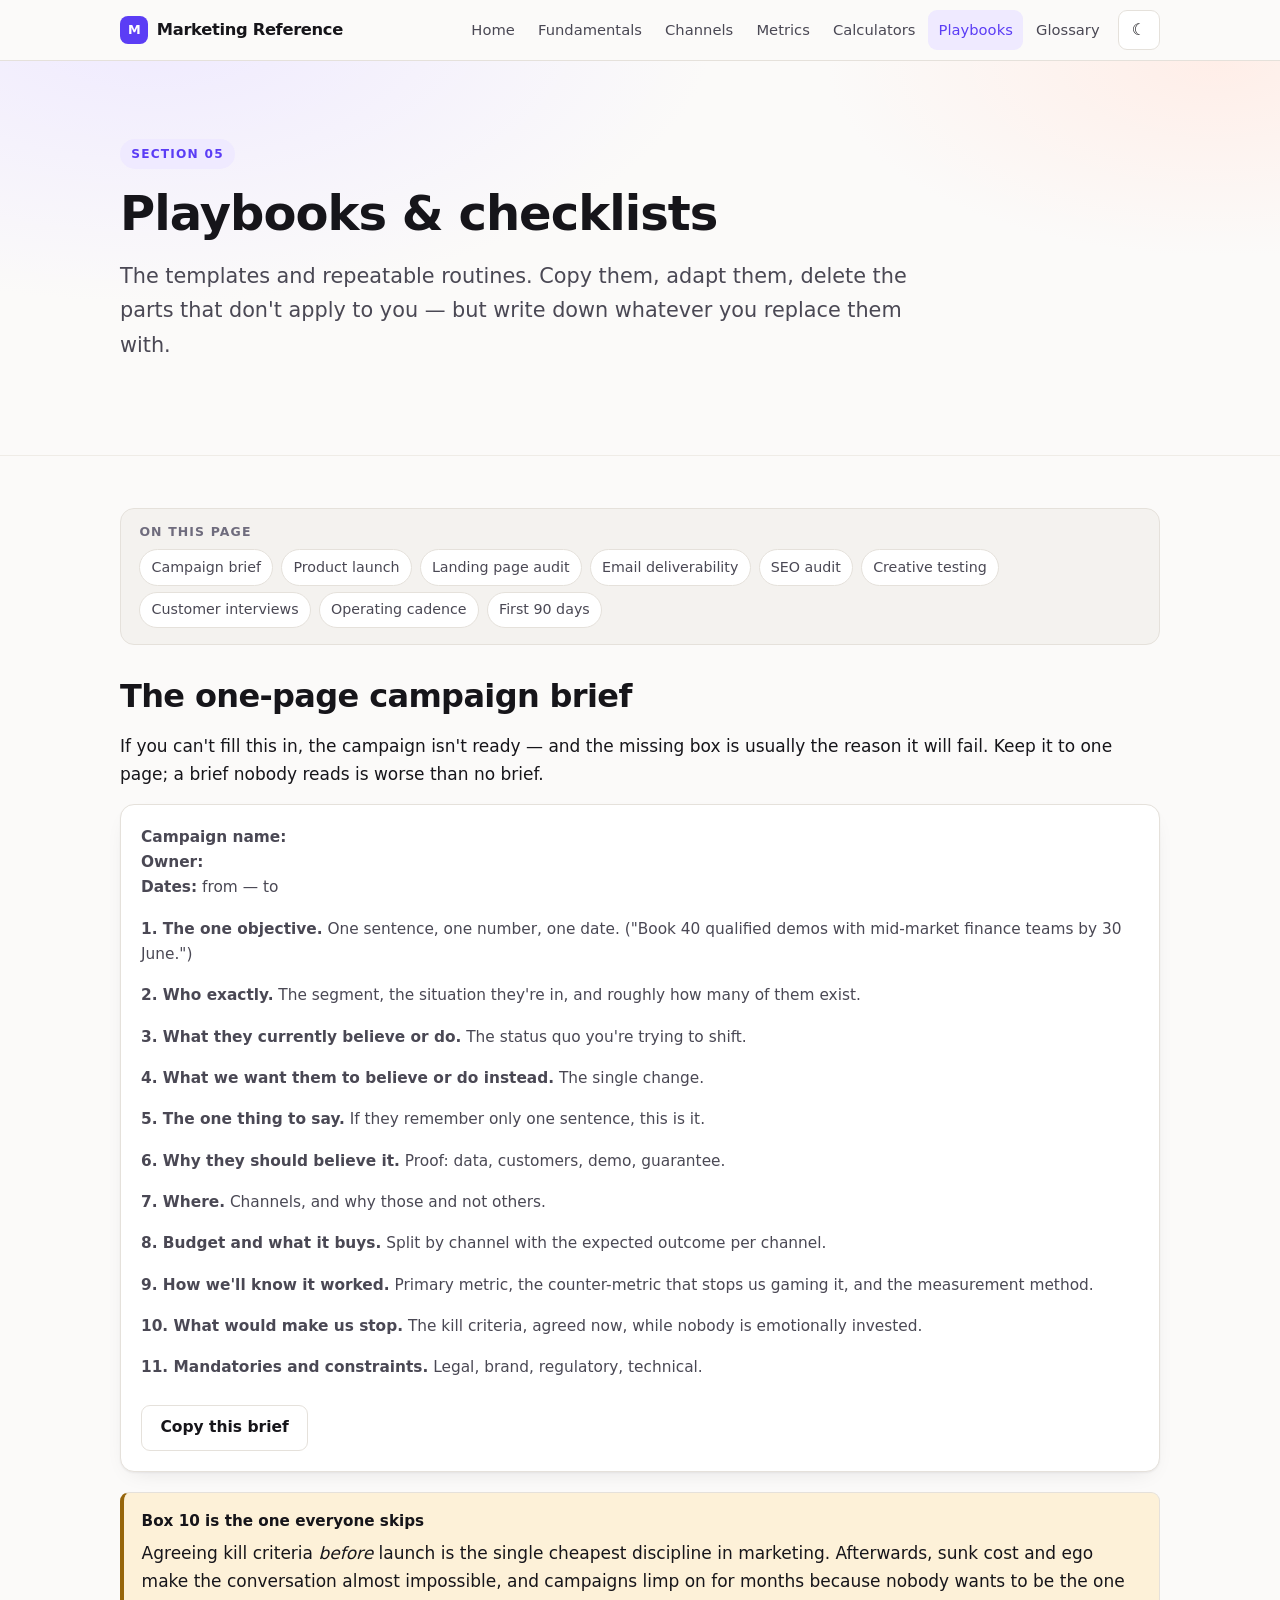
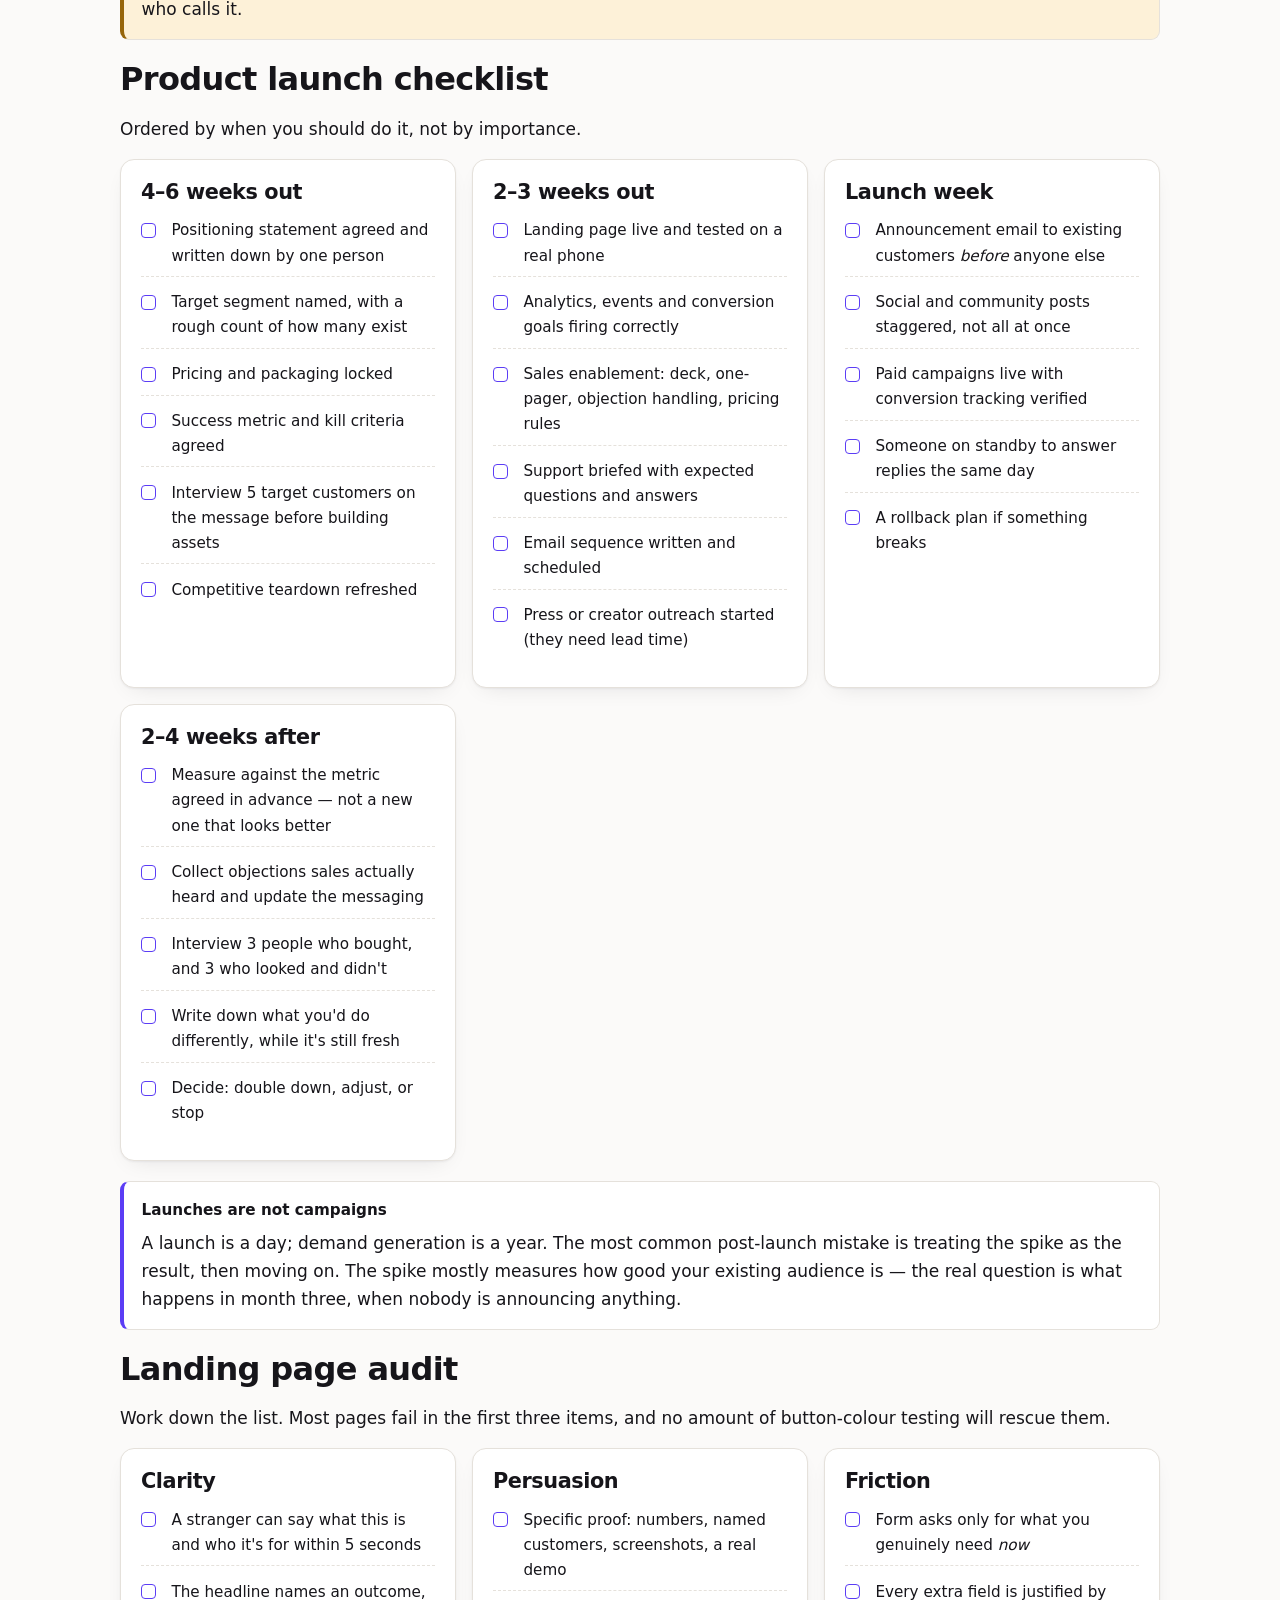
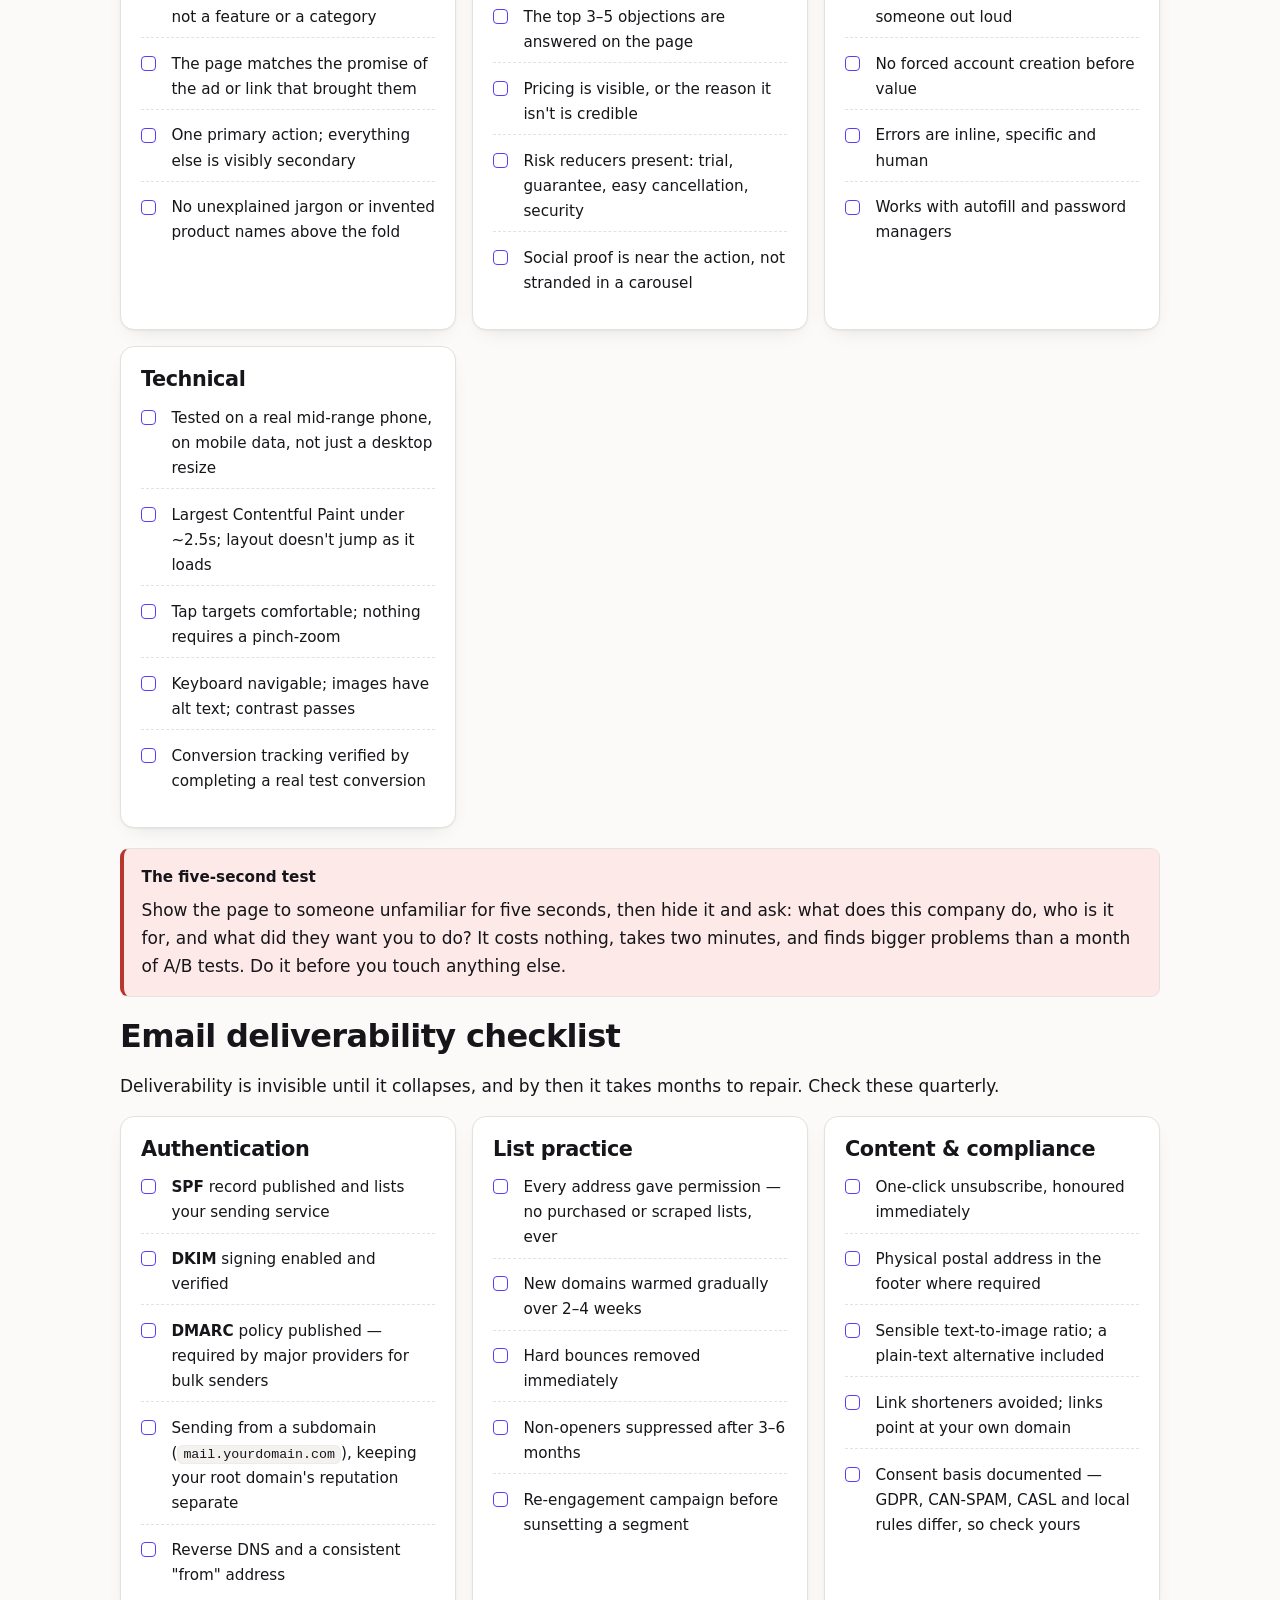
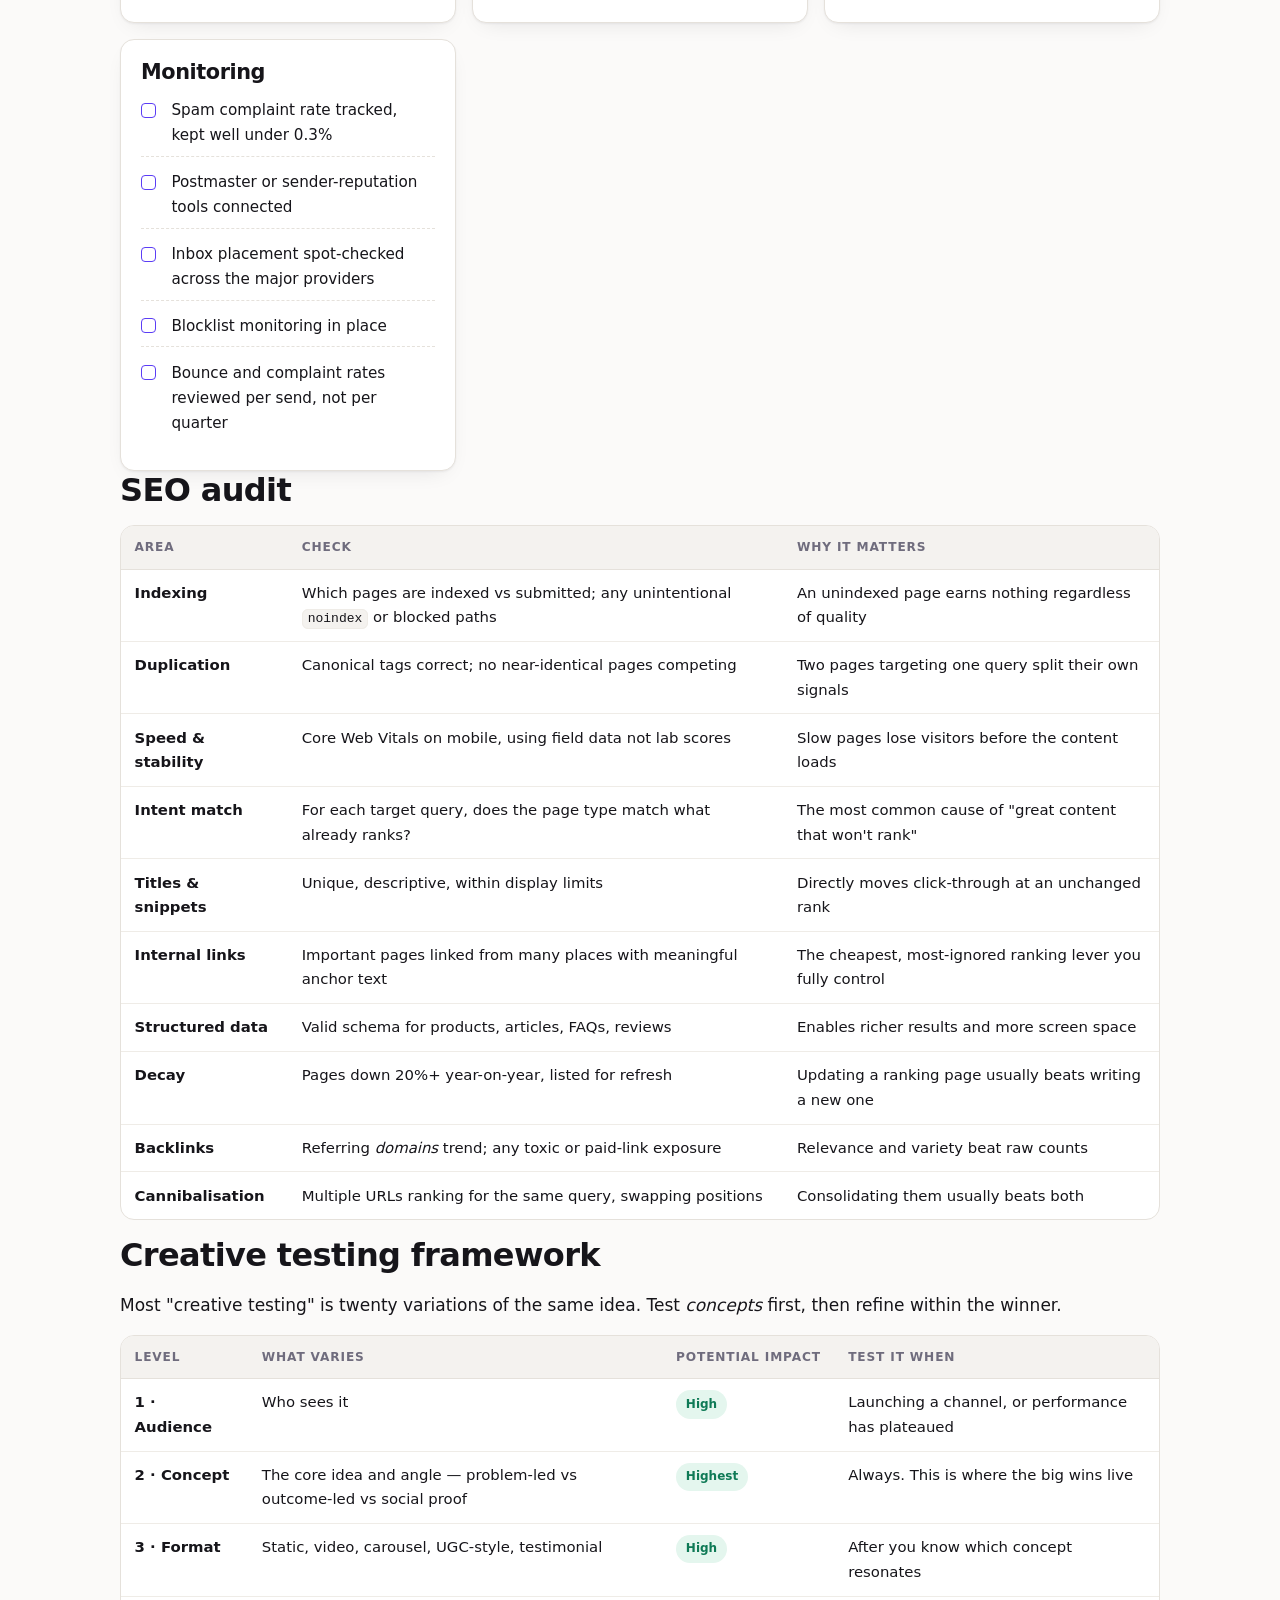
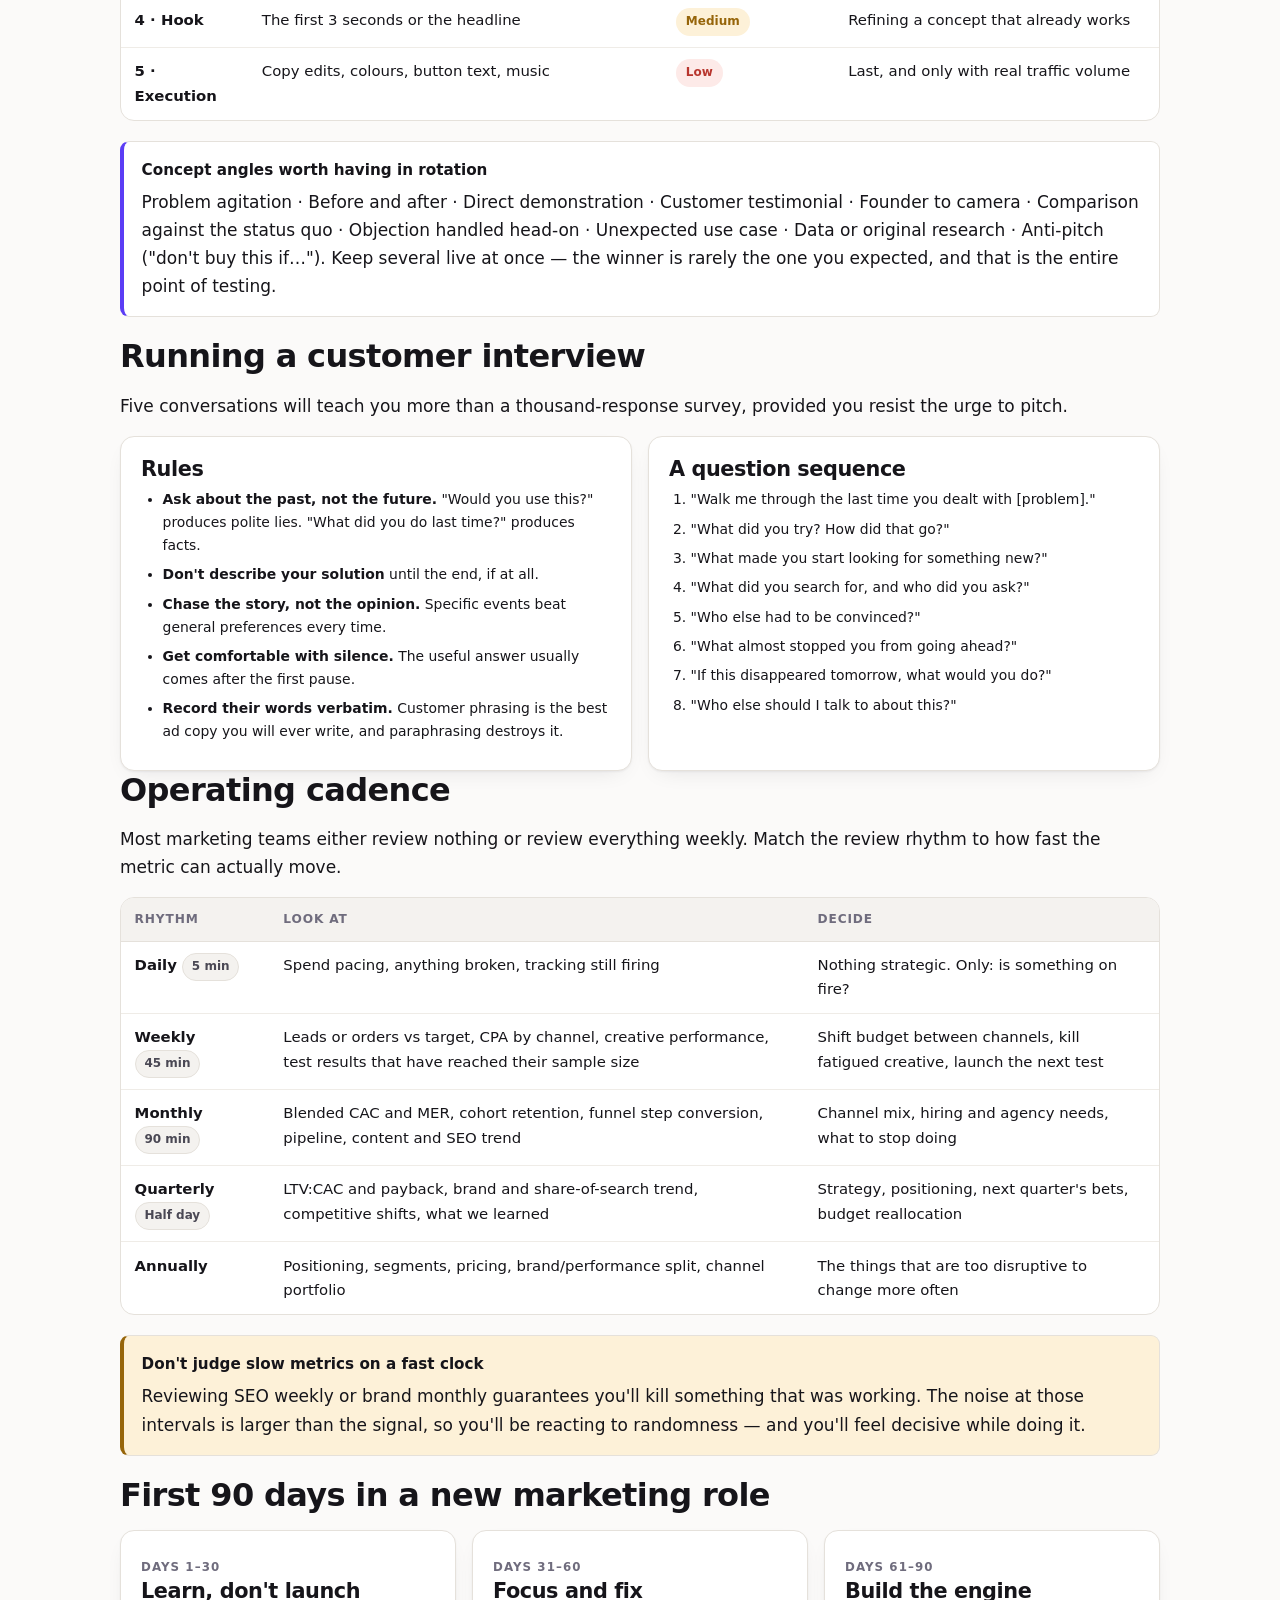
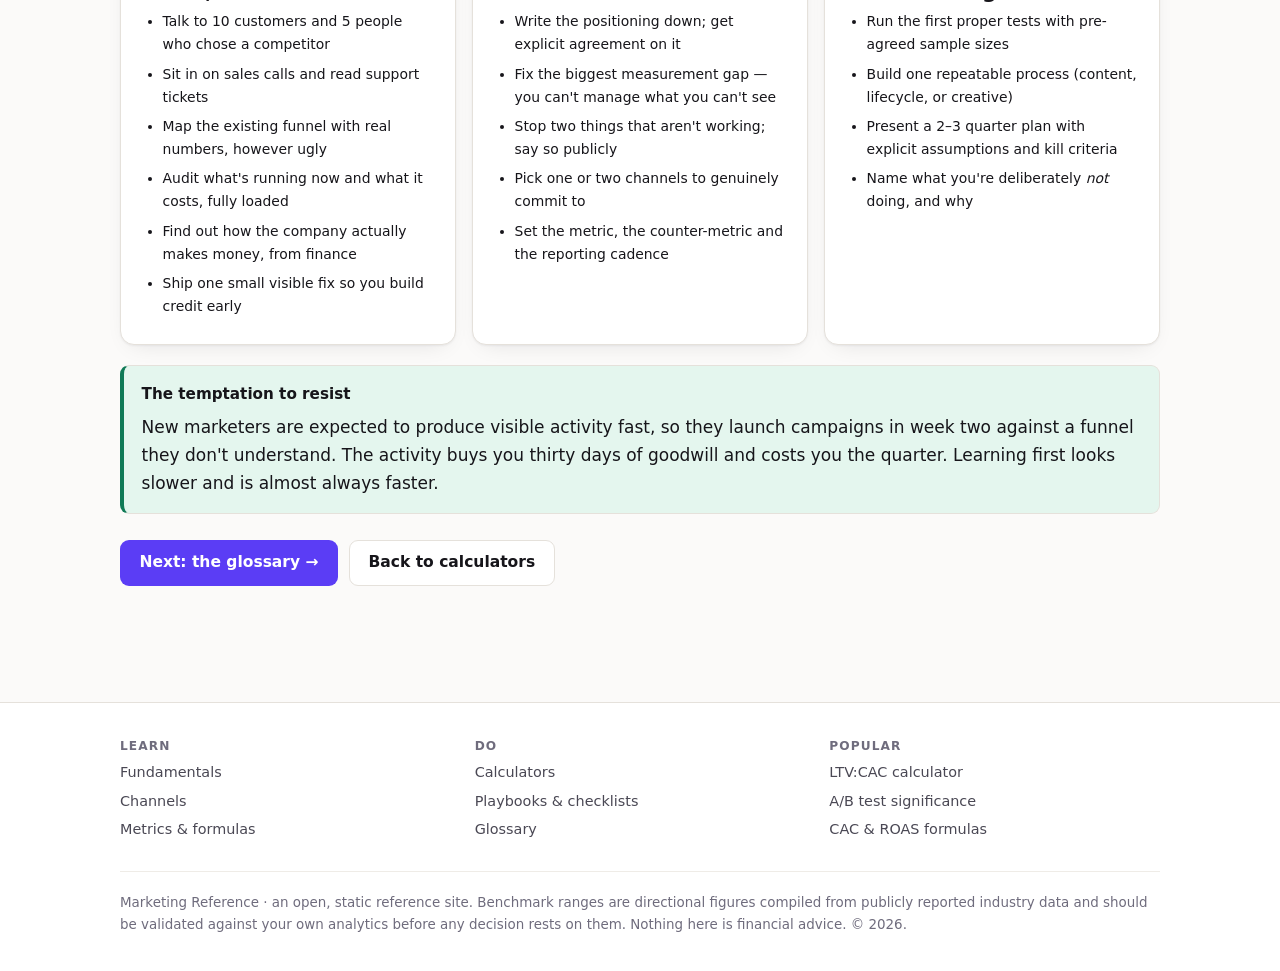
<file: playbooks.html>
<!DOCTYPE html>
<html lang="en">
<head>
<meta charset="utf-8">
<meta name="viewport" content="width=device-width, initial-scale=1">
<title>Marketing Playbooks &amp; Checklists — briefs, launches, audits | Marketing Reference</title>
<meta name="description" content="Copy-ready marketing playbooks: a campaign brief template, product launch checklist, landing page audit, email deliverability checks, an SEO audit, a creative testing framework and a monthly operating cadence.">
<link rel="canonical" href="https://davlatshermatov.github.io/Test-website/playbooks.html">
<meta property="og:type" content="website">
<meta property="og:site_name" content="Marketing Reference">
<meta property="og:title" content="Marketing Playbooks &amp; Checklists — briefs, launches, audits">
<meta property="og:description" content="Copy-ready marketing playbooks: a campaign brief template, product launch checklist, landing page audit, email deliverability checks, an SEO audit, a creative testing framework and a monthly operating cadence.">
<meta property="og:url" content="https://davlatshermatov.github.io/Test-website/playbooks.html">
<meta property="og:image" content="https://davlatshermatov.github.io/Test-website/assets/og-image.png">
<meta property="og:image:width" content="1200">
<meta property="og:image:height" content="630">
<meta property="og:image:alt" content="Marketing Reference — frameworks, metrics, calculators and a glossary">
<meta name="twitter:card" content="summary_large_image">
<meta name="twitter:title" content="Marketing Playbooks &amp; Checklists — briefs, launches, audits">
<meta name="twitter:description" content="Copy-ready marketing playbooks: a campaign brief template, product launch checklist, landing page audit, email deliverability checks, an SEO audit, a creative testing framework and a monthly operating cadence.">
<meta name="twitter:image" content="https://davlatshermatov.github.io/Test-website/assets/og-image.png">
<meta name="color-scheme" content="light dark">
<link rel="stylesheet" href="assets/css/styles.css">
<link rel="icon" href="data:image/svg+xml,<svg xmlns='http://www.w3.org/2000/svg' viewBox='0 0 32 32'><rect width='32' height='32' rx='8' fill='%235b3df5'/><text x='16' y='22' font-size='16' font-family='sans-serif' font-weight='bold' fill='white' text-anchor='middle'>M</text></svg>">
<script>try{var t=localStorage.getItem('mr-theme');if(t)document.documentElement.setAttribute('data-theme',t);}catch(e){}</script>
</head>
<body>
<a class="skip-link" href="#main">Skip to content</a>

<header class="site-header">
  <div class="wrap header-inner">
    <a class="brand" href="index.html"><span class="brand-mark" aria-hidden="true">M</span> Marketing Reference</a>
    <button class="nav-toggle" type="button" aria-expanded="false" aria-controls="site-nav">
      <span class="nav-toggle-bars" aria-hidden="true"><span></span><span></span><span></span></span>Menu
    </button>
    <nav class="site-nav" id="site-nav" aria-label="Main">
      <a href="index.html">Home</a>
      <a href="fundamentals.html">Fundamentals</a>
      <a href="channels.html">Channels</a>
      <a href="metrics.html">Metrics</a>
      <a href="calculators.html">Calculators</a>
      <a href="playbooks.html" aria-current="page">Playbooks</a>
      <a href="glossary.html">Glossary</a>
      <button class="theme-toggle" type="button" aria-label="Switch theme">☾</button>
    </nav>
  </div>
</header>

<main id="main">

  <div class="hero">
    <div class="wrap">
      <span class="eyebrow">Section 05</span>
      <h1>Playbooks &amp; checklists</h1>
      <p class="lede">The templates and repeatable routines. Copy them, adapt them, delete the parts that don't apply to you — but write down whatever you replace them with.</p>
    </div>
  </div>

  <div class="wrap section">

    <nav class="toc" aria-label="On this page">
      <h2>On this page</h2>
      <ul>
        <li><a href="#brief">Campaign brief</a></li>
        <li><a href="#launch">Product launch</a></li>
        <li><a href="#landing">Landing page audit</a></li>
        <li><a href="#deliverability">Email deliverability</a></li>
        <li><a href="#seo-audit">SEO audit</a></li>
        <li><a href="#creative">Creative testing</a></li>
        <li><a href="#interviews">Customer interviews</a></li>
        <li><a href="#cadence">Operating cadence</a></li>
        <li><a href="#first90">First 90 days</a></li>
      </ul>
    </nav>

    <section id="brief">
      <h2>The one-page campaign brief</h2>
      <p>If you can't fill this in, the campaign isn't ready — and the missing box is usually the reason it will fail. Keep it to one page; a brief nobody reads is worse than no brief.</p>

      <div class="card">
        <div id="brief-template" class="stack">
          <p class="mb-0"><strong>Campaign name:</strong> <br><strong>Owner:</strong> <br><strong>Dates:</strong> from — to</p>
          <p class="mb-0"><strong>1. The one objective.</strong> One sentence, one number, one date. ("Book 40 qualified demos with mid-market finance teams by 30 June.")</p>
          <p class="mb-0"><strong>2. Who exactly.</strong> The segment, the situation they're in, and roughly how many of them exist.</p>
          <p class="mb-0"><strong>3. What they currently believe or do.</strong> The status quo you're trying to shift.</p>
          <p class="mb-0"><strong>4. What we want them to believe or do instead.</strong> The single change.</p>
          <p class="mb-0"><strong>5. The one thing to say.</strong> If they remember only one sentence, this is it.</p>
          <p class="mb-0"><strong>6. Why they should believe it.</strong> Proof: data, customers, demo, guarantee.</p>
          <p class="mb-0"><strong>7. Where.</strong> Channels, and why those and not others.</p>
          <p class="mb-0"><strong>8. Budget and what it buys.</strong> Split by channel with the expected outcome per channel.</p>
          <p class="mb-0"><strong>9. How we'll know it worked.</strong> Primary metric, the counter-metric that stops us gaming it, and the measurement method.</p>
          <p class="mb-0"><strong>10. What would make us stop.</strong> The kill criteria, agreed now, while nobody is emotionally invested.</p>
          <p class="mb-0"><strong>11. Mandatories and constraints.</strong> Legal, brand, regulatory, technical.</p>
        </div>
        <button class="btn btn-ghost mt-2" type="button" data-copy="brief-template">Copy this brief</button>
      </div>

      <div class="callout callout-warn">
        <span class="callout-title">Box 10 is the one everyone skips</span>
        <p class="mb-0">Agreeing kill criteria <em>before</em> launch is the single cheapest discipline in marketing. Afterwards, sunk cost and ego make the conversation almost impossible, and campaigns limp on for months because nobody wants to be the one who calls it.</p>
      </div>
    </section>

    <section id="launch">
      <h2>Product launch checklist</h2>
      <p>Ordered by when you should do it, not by importance.</p>

      <div class="grid grid-2">
        <div class="card">
          <h3>4–6 weeks out</h3>
          <ul class="checklist mb-0">
            <li>Positioning statement agreed and written down by one person</li>
            <li>Target segment named, with a rough count of how many exist</li>
            <li>Pricing and packaging locked</li>
            <li>Success metric and kill criteria agreed</li>
            <li>Interview 5 target customers on the message before building assets</li>
            <li>Competitive teardown refreshed</li>
          </ul>
        </div>
        <div class="card">
          <h3>2–3 weeks out</h3>
          <ul class="checklist mb-0">
            <li>Landing page live and tested on a real phone</li>
            <li>Analytics, events and conversion goals firing correctly</li>
            <li>Sales enablement: deck, one-pager, objection handling, pricing rules</li>
            <li>Support briefed with expected questions and answers</li>
            <li>Email sequence written and scheduled</li>
            <li>Press or creator outreach started (they need lead time)</li>
          </ul>
        </div>
        <div class="card">
          <h3>Launch week</h3>
          <ul class="checklist mb-0">
            <li>Announcement email to existing customers <em>before</em> anyone else</li>
            <li>Social and community posts staggered, not all at once</li>
            <li>Paid campaigns live with conversion tracking verified</li>
            <li>Someone on standby to answer replies the same day</li>
            <li>A rollback plan if something breaks</li>
          </ul>
        </div>
        <div class="card">
          <h3>2–4 weeks after</h3>
          <ul class="checklist mb-0">
            <li>Measure against the metric agreed in advance — not a new one that looks better</li>
            <li>Collect objections sales actually heard and update the messaging</li>
            <li>Interview 3 people who bought, and 3 who looked and didn't</li>
            <li>Write down what you'd do differently, while it's still fresh</li>
            <li>Decide: double down, adjust, or stop</li>
          </ul>
        </div>
      </div>

      <div class="callout">
        <span class="callout-title">Launches are not campaigns</span>
        <p class="mb-0">A launch is a day; demand generation is a year. The most common post-launch mistake is treating the spike as the result, then moving on. The spike mostly measures how good your existing audience is — the real question is what happens in month three, when nobody is announcing anything.</p>
      </div>
    </section>

    <section id="landing">
      <h2>Landing page audit</h2>
      <p>Work down the list. Most pages fail in the first three items, and no amount of button-colour testing will rescue them.</p>

      <div class="grid grid-2">
        <div class="card">
          <h3>Clarity</h3>
          <ul class="checklist mb-0">
            <li>A stranger can say what this is and who it's for within 5 seconds</li>
            <li>The headline names an outcome, not a feature or a category</li>
            <li>The page matches the promise of the ad or link that brought them</li>
            <li>One primary action; everything else is visibly secondary</li>
            <li>No unexplained jargon or invented product names above the fold</li>
          </ul>
        </div>
        <div class="card">
          <h3>Persuasion</h3>
          <ul class="checklist mb-0">
            <li>Specific proof: numbers, named customers, screenshots, a real demo</li>
            <li>The top 3–5 objections are answered on the page</li>
            <li>Pricing is visible, or the reason it isn't is credible</li>
            <li>Risk reducers present: trial, guarantee, easy cancellation, security</li>
            <li>Social proof is near the action, not stranded in a carousel</li>
          </ul>
        </div>
        <div class="card">
          <h3>Friction</h3>
          <ul class="checklist mb-0">
            <li>Form asks only for what you genuinely need <em>now</em></li>
            <li>Every extra field is justified by someone out loud</li>
            <li>No forced account creation before value</li>
            <li>Errors are inline, specific and human</li>
            <li>Works with autofill and password managers</li>
          </ul>
        </div>
        <div class="card">
          <h3>Technical</h3>
          <ul class="checklist mb-0">
            <li>Tested on a real mid-range phone, on mobile data, not just a desktop resize</li>
            <li>Largest Contentful Paint under ~2.5s; layout doesn't jump as it loads</li>
            <li>Tap targets comfortable; nothing requires a pinch-zoom</li>
            <li>Keyboard navigable; images have alt text; contrast passes</li>
            <li>Conversion tracking verified by completing a real test conversion</li>
          </ul>
        </div>
      </div>

      <div class="callout callout-bad">
        <span class="callout-title">The five-second test</span>
        <p class="mb-0">Show the page to someone unfamiliar for five seconds, then hide it and ask: what does this company do, who is it for, and what did they want you to do? It costs nothing, takes two minutes, and finds bigger problems than a month of A/B tests. Do it before you touch anything else.</p>
      </div>
    </section>

    <section id="deliverability">
      <h2>Email deliverability checklist</h2>
      <p>Deliverability is invisible until it collapses, and by then it takes months to repair. Check these quarterly.</p>

      <div class="grid grid-2">
        <div class="card">
          <h3>Authentication</h3>
          <ul class="checklist mb-0">
            <li><strong>SPF</strong> record published and lists your sending service</li>
            <li><strong>DKIM</strong> signing enabled and verified</li>
            <li><strong>DMARC</strong> policy published — required by major providers for bulk senders</li>
            <li>Sending from a subdomain (<code>mail.yourdomain.com</code>), keeping your root domain's reputation separate</li>
            <li>Reverse DNS and a consistent "from" address</li>
          </ul>
        </div>
        <div class="card">
          <h3>List practice</h3>
          <ul class="checklist mb-0">
            <li>Every address gave permission — no purchased or scraped lists, ever</li>
            <li>New domains warmed gradually over 2–4 weeks</li>
            <li>Hard bounces removed immediately</li>
            <li>Non-openers suppressed after 3–6 months</li>
            <li>Re-engagement campaign before sunsetting a segment</li>
          </ul>
        </div>
        <div class="card">
          <h3>Content &amp; compliance</h3>
          <ul class="checklist mb-0">
            <li>One-click unsubscribe, honoured immediately</li>
            <li>Physical postal address in the footer where required</li>
            <li>Sensible text-to-image ratio; a plain-text alternative included</li>
            <li>Link shorteners avoided; links point at your own domain</li>
            <li>Consent basis documented — GDPR, CAN-SPAM, CASL and local rules differ, so check yours</li>
          </ul>
        </div>
        <div class="card">
          <h3>Monitoring</h3>
          <ul class="checklist mb-0">
            <li>Spam complaint rate tracked, kept well under 0.3%</li>
            <li>Postmaster or sender-reputation tools connected</li>
            <li>Inbox placement spot-checked across the major providers</li>
            <li>Blocklist monitoring in place</li>
            <li>Bounce and complaint rates reviewed per send, not per quarter</li>
          </ul>
        </div>
      </div>
    </section>

    <section id="seo-audit">
      <h2>SEO audit</h2>

      <div class="table-wrap">
        <table>
          <thead><tr><th scope="col">Area</th><th scope="col">Check</th><th scope="col">Why it matters</th></tr></thead>
          <tbody>
            <tr><th scope="row">Indexing</th><td>Which pages are indexed vs submitted; any unintentional <code>noindex</code> or blocked paths</td><td>An unindexed page earns nothing regardless of quality</td></tr>
            <tr><th scope="row">Duplication</th><td>Canonical tags correct; no near-identical pages competing</td><td>Two pages targeting one query split their own signals</td></tr>
            <tr><th scope="row">Speed &amp; stability</th><td>Core Web Vitals on mobile, using field data not lab scores</td><td>Slow pages lose visitors before the content loads</td></tr>
            <tr><th scope="row">Intent match</th><td>For each target query, does the page type match what already ranks?</td><td>The most common cause of "great content that won't rank"</td></tr>
            <tr><th scope="row">Titles &amp; snippets</th><td>Unique, descriptive, within display limits</td><td>Directly moves click-through at an unchanged rank</td></tr>
            <tr><th scope="row">Internal links</th><td>Important pages linked from many places with meaningful anchor text</td><td>The cheapest, most-ignored ranking lever you fully control</td></tr>
            <tr><th scope="row">Structured data</th><td>Valid schema for products, articles, FAQs, reviews</td><td>Enables richer results and more screen space</td></tr>
            <tr><th scope="row">Decay</th><td>Pages down 20%+ year-on-year, listed for refresh</td><td>Updating a ranking page usually beats writing a new one</td></tr>
            <tr><th scope="row">Backlinks</th><td>Referring <em>domains</em> trend; any toxic or paid-link exposure</td><td>Relevance and variety beat raw counts</td></tr>
            <tr><th scope="row">Cannibalisation</th><td>Multiple URLs ranking for the same query, swapping positions</td><td>Consolidating them usually beats both</td></tr>
          </tbody>
        </table>
      </div>
      <p class="table-hint mobile-only">Swipe the table sideways to see all columns.</p>
    </section>

    <section id="creative">
      <h2>Creative testing framework</h2>
      <p>Most "creative testing" is twenty variations of the same idea. Test <em>concepts</em> first, then refine within the winner.</p>

      <div class="table-wrap">
        <table>
          <thead><tr><th scope="col">Level</th><th scope="col">What varies</th><th scope="col">Potential impact</th><th scope="col">Test it when</th></tr></thead>
          <tbody>
            <tr><th scope="row">1 · Audience</th><td>Who sees it</td><td><span class="pill pill-ok">High</span></td><td>Launching a channel, or performance has plateaued</td></tr>
            <tr><th scope="row">2 · Concept</th><td>The core idea and angle — problem-led vs outcome-led vs social proof</td><td><span class="pill pill-ok">Highest</span></td><td>Always. This is where the big wins live</td></tr>
            <tr><th scope="row">3 · Format</th><td>Static, video, carousel, UGC-style, testimonial</td><td><span class="pill pill-ok">High</span></td><td>After you know which concept resonates</td></tr>
            <tr><th scope="row">4 · Hook</th><td>The first 3 seconds or the headline</td><td><span class="pill pill-warn">Medium</span></td><td>Refining a concept that already works</td></tr>
            <tr><th scope="row">5 · Execution</th><td>Copy edits, colours, button text, music</td><td><span class="pill pill-bad">Low</span></td><td>Last, and only with real traffic volume</td></tr>
          </tbody>
        </table>
      </div>
      <p class="table-hint mobile-only">Swipe the table sideways to see all columns.</p>

      <div class="callout">
        <span class="callout-title">Concept angles worth having in rotation</span>
        <p class="mb-0">Problem agitation · Before and after · Direct demonstration · Customer testimonial · Founder to camera · Comparison against the status quo · Objection handled head-on · Unexpected use case · Data or original research · Anti-pitch ("don't buy this if…"). Keep several live at once — the winner is rarely the one you expected, and that is the entire point of testing.</p>
      </div>
    </section>

    <section id="interviews">
      <h2>Running a customer interview</h2>
      <p>Five conversations will teach you more than a thousand-response survey, provided you resist the urge to pitch.</p>

      <div class="grid grid-2">
        <div class="card">
          <h3>Rules</h3>
          <ul class="small mb-0">
            <li><strong>Ask about the past, not the future.</strong> "Would you use this?" produces polite lies. "What did you do last time?" produces facts.</li>
            <li><strong>Don't describe your solution</strong> until the end, if at all.</li>
            <li><strong>Chase the story, not the opinion.</strong> Specific events beat general preferences every time.</li>
            <li><strong>Get comfortable with silence.</strong> The useful answer usually comes after the first pause.</li>
            <li><strong>Record their words verbatim.</strong> Customer phrasing is the best ad copy you will ever write, and paraphrasing destroys it.</li>
          </ul>
        </div>
        <div class="card">
          <h3>A question sequence</h3>
          <ol class="small mb-0">
            <li>"Walk me through the last time you dealt with [problem]."</li>
            <li>"What did you try? How did that go?"</li>
            <li>"What made you start looking for something new?"</li>
            <li>"What did you search for, and who did you ask?"</li>
            <li>"Who else had to be convinced?"</li>
            <li>"What almost stopped you from going ahead?"</li>
            <li>"If this disappeared tomorrow, what would you do?"</li>
            <li>"Who else should I talk to about this?"</li>
          </ol>
        </div>
      </div>
    </section>

    <section id="cadence">
      <h2>Operating cadence</h2>
      <p>Most marketing teams either review nothing or review everything weekly. Match the review rhythm to how fast the metric can actually move.</p>

      <div class="table-wrap">
        <table>
          <thead><tr><th scope="col">Rhythm</th><th scope="col">Look at</th><th scope="col">Decide</th></tr></thead>
          <tbody>
            <tr>
              <th scope="row">Daily <span class="pill">5 min</span></th>
              <td>Spend pacing, anything broken, tracking still firing</td>
                <td>Nothing strategic. Only: is something on fire?</td>
            </tr>
            <tr>
              <th scope="row">Weekly <span class="pill">45 min</span></th>
              <td>Leads or orders vs target, CPA by channel, creative performance, test results that have reached their sample size</td>
              <td>Shift budget between channels, kill fatigued creative, launch the next test</td>
            </tr>
            <tr>
              <th scope="row">Monthly <span class="pill">90 min</span></th>
              <td>Blended CAC and MER, cohort retention, funnel step conversion, pipeline, content and SEO trend</td>
              <td>Channel mix, hiring and agency needs, what to stop doing</td>
            </tr>
            <tr>
              <th scope="row">Quarterly <span class="pill">Half day</span></th>
              <td>LTV:CAC and payback, brand and share-of-search trend, competitive shifts, what we learned</td>
              <td>Strategy, positioning, next quarter's bets, budget reallocation</td>
            </tr>
            <tr>
              <th scope="row">Annually</th>
              <td>Positioning, segments, pricing, brand/performance split, channel portfolio</td>
              <td>The things that are too disruptive to change more often</td>
            </tr>
          </tbody>
        </table>
      </div>
      <p class="table-hint mobile-only">Swipe the table sideways to see all columns.</p>

      <div class="callout callout-warn">
        <span class="callout-title">Don't judge slow metrics on a fast clock</span>
        <p class="mb-0">Reviewing SEO weekly or brand monthly guarantees you'll kill something that was working. The noise at those intervals is larger than the signal, so you'll be reacting to randomness — and you'll feel decisive while doing it.</p>
      </div>
    </section>

    <section id="first90">
      <h2>First 90 days in a new marketing role</h2>

      <div class="grid">
        <div class="card">
          <span class="card-kicker">Days 1–30</span>
          <h3>Learn, don't launch</h3>
          <ul class="small mb-0">
            <li>Talk to 10 customers and 5 people who chose a competitor</li>
            <li>Sit in on sales calls and read support tickets</li>
            <li>Map the existing funnel with real numbers, however ugly</li>
            <li>Audit what's running now and what it costs, fully loaded</li>
            <li>Find out how the company actually makes money, from finance</li>
            <li>Ship one small visible fix so you build credit early</li>
          </ul>
        </div>
        <div class="card">
          <span class="card-kicker">Days 31–60</span>
          <h3>Focus and fix</h3>
          <ul class="small mb-0">
            <li>Write the positioning down; get explicit agreement on it</li>
            <li>Fix the biggest measurement gap — you can't manage what you can't see</li>
            <li>Stop two things that aren't working; say so publicly</li>
            <li>Pick one or two channels to genuinely commit to</li>
            <li>Set the metric, the counter-metric and the reporting cadence</li>
          </ul>
        </div>
        <div class="card">
          <span class="card-kicker">Days 61–90</span>
          <h3>Build the engine</h3>
          <ul class="small mb-0">
            <li>Run the first proper tests with pre-agreed sample sizes</li>
            <li>Build one repeatable process (content, lifecycle, or creative)</li>
            <li>Present a 2–3 quarter plan with explicit assumptions and kill criteria</li>
            <li>Name what you're deliberately <em>not</em> doing, and why</li>
          </ul>
        </div>
      </div>

      <div class="callout callout-ok">
        <span class="callout-title">The temptation to resist</span>
        <p class="mb-0">New marketers are expected to produce visible activity fast, so they launch campaigns in week two against a funnel they don't understand. The activity buys you thirty days of goodwill and costs you the quarter. Learning first looks slower and is almost always faster.</p>
      </div>
    </section>

    <div class="btn-row">
      <a class="btn btn-primary" href="glossary.html">Next: the glossary →</a>
      <a class="btn btn-ghost" href="calculators.html">Back to calculators</a>
    </div>

  </div>
</main>

<footer class="site-footer">
  <div class="wrap">
    <div class="footer-grid">
      <div>
        <h4>Learn</h4>
        <ul>
          <li><a href="fundamentals.html">Fundamentals</a></li>
          <li><a href="channels.html">Channels</a></li>
          <li><a href="metrics.html">Metrics &amp; formulas</a></li>
        </ul>
      </div>
      <div>
        <h4>Do</h4>
        <ul>
          <li><a href="calculators.html">Calculators</a></li>
          <li><a href="playbooks.html">Playbooks &amp; checklists</a></li>
          <li><a href="glossary.html">Glossary</a></li>
        </ul>
      </div>
      <div>
        <h4>Popular</h4>
        <ul>
          <li><a href="calculators.html#unit-economics">LTV:CAC calculator</a></li>
          <li><a href="calculators.html#ab-test">A/B test significance</a></li>
          <li><a href="metrics.html#acquisition">CAC &amp; ROAS formulas</a></li>
        </ul>
      </div>
    </div>
    <div class="footer-bottom">
      <p class="mb-0">Marketing Reference · an open, static reference site. Benchmark ranges are directional figures compiled from publicly reported industry data and should be validated against your own analytics before any decision rests on them. Nothing here is financial advice. © <span data-year>2026</span>.</p>
    </div>
  </div>
</footer>

<script src="assets/js/site.js" defer></script>
</body>
</html>
</file>
<file: assets/css/styles.css>
/* ==========================================================================
   Marketing Reference — stylesheet
   One file, no build step, no external fonts or CDNs.
   Theme tokens live on :root; dark mode is both automatic and toggleable.
   ========================================================================== */

/* --- 1. Design tokens ---------------------------------------------------- */

:root {
  --bg:          #fbfaf9;
  --surface:     #ffffff;
  --surface-2:   #f4f2ef;
  --ink:         #16151a;
  --ink-2:       #4a4854;
  --muted:       #6f6c7d;
  --border:      #e5e1db;
  --border-soft: #efece7;
  --brand:       #5b3df5;
  --brand-ink:   #ffffff;
  --brand-soft:  #efeaff;
  --accent:      #e04f28;
  --accent-soft: #ffeee8;
  --ok:          #0f7a56;
  --ok-soft:     #e4f6ee;
  --warn:        #96650a;
  --warn-soft:   #fdf1d8;
  --bad:         #b8362e;
  --bad-soft:    #fdeae8;

  --radius:    14px;
  --radius-sm: 9px;
  --shadow:    0 1px 2px rgba(20, 18, 30, .05), 0 8px 24px -12px rgba(20, 18, 30, .14);
  --ring:      0 0 0 3px color-mix(in srgb, var(--brand) 32%, transparent);

  --wrap:   1120px;
  --gutter: clamp(1rem, 4vw, 2.5rem);

  --sans: ui-sans-serif, system-ui, -apple-system, "Segoe UI", Roboto, "Helvetica Neue", Arial, sans-serif;
  --mono: ui-monospace, SFMono-Regular, "SF Mono", Menlo, Consolas, "Liberation Mono", monospace;

  color-scheme: light;
}

@media (prefers-color-scheme: dark) {
  :root:not([data-theme="light"]) {
    --bg:          #0f0e13;
    --surface:     #17161d;
    --surface-2:   #1f1d27;
    --ink:         #f2f0f6;
    --ink-2:       #c8c4d4;
    --muted:       #9a95ab;
    --border:      #2c2936;
    --border-soft: #232130;
    --brand:       #9b86ff;
    --brand-ink:   #14121c;
    --brand-soft:  #241f3d;
    --accent:      #ff8b70;
    --accent-soft: #33201b;
    --ok:          #45d3a0;
    --ok-soft:     #10281f;
    --warn:        #e8b13c;
    --warn-soft:   #2b2313;
    --bad:         #ff7a70;
    --bad-soft:    #2e1917;
    --shadow:      0 1px 2px rgba(0, 0, 0, .4), 0 10px 28px -14px rgba(0, 0, 0, .7);
    color-scheme: dark;
  }
}

:root[data-theme="dark"] {
  --bg:          #0f0e13;
  --surface:     #17161d;
  --surface-2:   #1f1d27;
  --ink:         #f2f0f6;
  --ink-2:       #c8c4d4;
  --muted:       #9a95ab;
  --border:      #2c2936;
  --border-soft: #232130;
  --brand:       #9b86ff;
  --brand-ink:   #14121c;
  --brand-soft:  #241f3d;
  --accent:      #ff8b70;
  --accent-soft: #33201b;
  --ok:          #45d3a0;
  --ok-soft:     #10281f;
  --warn:        #e8b13c;
  --warn-soft:   #2b2313;
  --bad:         #ff7a70;
  --bad-soft:    #2e1917;
  --shadow:      0 1px 2px rgba(0, 0, 0, .4), 0 10px 28px -14px rgba(0, 0, 0, .7);
  color-scheme: dark;
}

/* --- 2. Base ------------------------------------------------------------- */

*, *::before, *::after { box-sizing: border-box; }

html {
  -webkit-text-size-adjust: 100%;
  scroll-behavior: smooth;
  scroll-padding-top: 5.5rem;
}

body {
  margin: 0;
  background: var(--bg);
  color: var(--ink);
  font-family: var(--sans);
  font-size: clamp(1rem, .97rem + .15vw, 1.0625rem);
  line-height: 1.65;
  -webkit-font-smoothing: antialiased;
  overflow-wrap: break-word;
}

h1, h2, h3, h4 {
  line-height: 1.2;
  letter-spacing: -.02em;
  margin: 0 0 .5em;
  font-weight: 680;
}

h1 { font-size: clamp(1.9rem, 1.4rem + 2.4vw, 3rem); }
h2 { font-size: clamp(1.45rem, 1.2rem + 1.2vw, 2rem); }
h3 { font-size: clamp(1.1rem, 1.02rem + .4vw, 1.3rem); }
h4 { font-size: 1rem; }

p  { margin: 0 0 1rem; }
ul, ol { margin: 0 0 1rem; padding-left: 1.35rem; }
li { margin-bottom: .4rem; }
li > ul, li > ol { margin-top: .4rem; }

a { color: var(--brand); text-underline-offset: .18em; }
a:hover { text-decoration-thickness: 2px; }

strong { font-weight: 660; }

code, kbd {
  font-family: var(--mono);
  font-size: .875em;
  background: var(--surface-2);
  border: 1px solid var(--border-soft);
  border-radius: 6px;
  padding: .1em .38em;
}

hr { border: 0; border-top: 1px solid var(--border); margin: 2.5rem 0; }

img, svg { max-width: 100%; height: auto; }

:focus-visible {
  outline: 2px solid var(--brand);
  outline-offset: 2px;
  border-radius: 4px;
}

::selection { background: var(--brand-soft); color: var(--ink); }

@media (prefers-reduced-motion: reduce) {
  html { scroll-behavior: auto; }
  *, *::before, *::after {
    animation-duration: .01ms !important;
    transition-duration: .01ms !important;
  }
}

/* --- 3. Layout ----------------------------------------------------------- */

.wrap {
  width: 100%;
  max-width: var(--wrap);
  margin-inline: auto;
  padding-inline: var(--gutter);
}

.narrow { max-width: 760px; }

main { display: block; padding-block: 0 4rem; }

section[id] { scroll-margin-top: 5.5rem; }

.section { padding-block: clamp(2rem, 1.4rem + 2.4vw, 3.25rem); }
.section + .section { border-top: 1px solid var(--border-soft); }

.skip-link {
  position: absolute;
  left: -9999px;
  top: 0;
  background: var(--brand);
  color: var(--brand-ink);
  padding: .75rem 1.1rem;
  border-radius: 0 0 var(--radius-sm) 0;
  z-index: 100;
}
.skip-link:focus { left: 0; }

/* --- 4. Header & navigation ---------------------------------------------- */

.site-header {
  position: sticky;
  top: 0;
  z-index: 50;
  background: color-mix(in srgb, var(--bg) 88%, transparent);
  backdrop-filter: saturate(180%) blur(12px);
  border-bottom: 1px solid var(--border);
}

.header-inner {
  display: flex;
  align-items: center;
  gap: 1rem;
  min-height: 60px;
}

.brand {
  display: inline-flex;
  align-items: center;
  gap: .55rem;
  font-weight: 700;
  letter-spacing: -.02em;
  color: var(--ink);
  text-decoration: none;
  font-size: 1.02rem;
  margin-right: auto;
  padding-block: .5rem;
}

.brand-mark {
  display: grid;
  place-items: center;
  width: 28px;
  height: 28px;
  flex: none;
  border-radius: 8px;
  background: var(--brand);
  color: var(--brand-ink);
  font-size: .8rem;
  font-weight: 800;
  letter-spacing: -.04em;
}

.nav-toggle {
  display: inline-flex;
  align-items: center;
  gap: .45rem;
  min-height: 42px;
  padding: 0 .8rem;
  font: inherit;
  font-size: .9rem;
  font-weight: 560;
  color: var(--ink);
  background: var(--surface);
  border: 1px solid var(--border);
  border-radius: var(--radius-sm);
  cursor: pointer;
}

.nav-toggle-bars {
  display: grid;
  gap: 3px;
  width: 15px;
}
.nav-toggle-bars span {
  height: 2px;
  border-radius: 2px;
  background: currentColor;
}

.site-nav {
  display: flex;
  align-items: center;
  gap: .15rem;
  flex-wrap: wrap;
}

.site-nav a {
  display: inline-flex;
  align-items: center;
  min-height: 40px;
  padding: 0 .65rem;
  border-radius: var(--radius-sm);
  font-size: .92rem;
  font-weight: 545;
  color: var(--ink-2);
  text-decoration: none;
  white-space: nowrap;
}
.site-nav a:hover { background: var(--surface-2); color: var(--ink); }
.site-nav a[aria-current="page"] { background: var(--brand-soft); color: var(--brand); }

.theme-toggle {
  min-width: 42px;
  min-height: 40px;
  margin-left: .35rem;
  display: inline-grid;
  place-items: center;
  font: inherit;
  font-size: 1rem;
  line-height: 1;
  background: var(--surface);
  color: var(--ink);
  border: 1px solid var(--border);
  border-radius: var(--radius-sm);
  cursor: pointer;
}
.theme-toggle:hover { background: var(--surface-2); }

@media (max-width: 900px) {
  .nav-toggle { display: inline-flex; order: 2; }
  .site-nav {
    order: 3;
    flex-basis: 100%;
    flex-direction: column;
    align-items: stretch;
    gap: 2px;
    padding-bottom: .75rem;
  }
  .site-nav[hidden] { display: none; }
  .site-nav a {
    min-height: 46px;
    padding-inline: .75rem;
    font-size: 1rem;
  }
  .theme-toggle { margin: .4rem 0 0; justify-self: start; width: 100%; }
}

@media (min-width: 901px) {
  .nav-toggle { display: none; }
  .site-nav[hidden] { display: flex; }
}

/* --- 5. Hero ------------------------------------------------------------- */

.hero {
  padding-block: clamp(2.5rem, 1.6rem + 4vw, 5rem);
  background:
    radial-gradient(80ch 40ch at 12% -10%, var(--brand-soft), transparent 65%),
    radial-gradient(60ch 30ch at 95% 0%, var(--accent-soft), transparent 60%);
  border-bottom: 1px solid var(--border-soft);
}

.hero h1 { max-width: 18ch; margin-bottom: .35em; }

.hero .lede {
  font-size: clamp(1.05rem, 1rem + .5vw, 1.3rem);
  color: var(--ink-2);
  max-width: 62ch;
}

.eyebrow {
  display: inline-block;
  font-size: .76rem;
  font-weight: 680;
  letter-spacing: .1em;
  text-transform: uppercase;
  color: var(--brand);
  background: var(--brand-soft);
  border-radius: 999px;
  padding: .3rem .7rem;
  margin-bottom: 1rem;
}

.lede { color: var(--ink-2); font-size: 1.08rem; max-width: 66ch; }

/* --- 6. Buttons ---------------------------------------------------------- */

.btn {
  display: inline-flex;
  align-items: center;
  justify-content: center;
  gap: .5rem;
  min-height: 46px;
  padding: 0 1.15rem;
  font: inherit;
  font-size: .97rem;
  font-weight: 600;
  border-radius: var(--radius-sm);
  border: 1px solid transparent;
  text-decoration: none;
  cursor: pointer;
  transition: transform .12s ease, background-color .12s ease;
}
.btn:active { transform: translateY(1px); }

.btn-primary { background: var(--brand); color: var(--brand-ink); }
.btn-primary:hover { background: color-mix(in srgb, var(--brand) 86%, black); }

.btn-ghost {
  background: var(--surface);
  color: var(--ink);
  border-color: var(--border);
}
.btn-ghost:hover { background: var(--surface-2); }

.btn-row {
  display: flex;
  flex-wrap: wrap;
  gap: .7rem;
  margin-top: 1.6rem;
}
@media (max-width: 420px) {
  .btn-row .btn { flex: 1 1 100%; }
}

/* --- 7. Cards & grids ---------------------------------------------------- */

.grid {
  display: grid;
  gap: 1rem;
  grid-template-columns: repeat(auto-fit, minmax(min(100%, 260px), 1fr));
}
.grid-2 { grid-template-columns: repeat(auto-fit, minmax(min(100%, 330px), 1fr)); }
.grid-4 { grid-template-columns: repeat(auto-fit, minmax(min(100%, 148px), 1fr)); }

.card {
  background: var(--surface);
  border: 1px solid var(--border);
  border-radius: var(--radius);
  padding: 1.25rem;
  box-shadow: var(--shadow);
}
.card > :last-child { margin-bottom: 0; }
.card h3 { margin-bottom: .4rem; }
.card p  { color: var(--ink-2); font-size: .96rem; }

a.card {
  display: block;
  text-decoration: none;
  color: inherit;
  transition: transform .14s ease, border-color .14s ease;
}
a.card:hover { transform: translateY(-2px); border-color: var(--brand); }
a.card h3 { color: var(--brand); }

.card-kicker {
  font-size: .74rem;
  font-weight: 700;
  letter-spacing: .09em;
  text-transform: uppercase;
  color: var(--muted);
  margin-bottom: .5rem;
}

.stat {
  background: var(--surface);
  border: 1px solid var(--border);
  border-radius: var(--radius);
  padding: 1rem 1.1rem;
}
.stat .stat-value {
  display: block;
  font-size: clamp(1.5rem, 1.2rem + 1.1vw, 2rem);
  font-weight: 720;
  letter-spacing: -.03em;
  color: var(--brand);
  line-height: 1.1;
}
.stat .stat-label {
  display: block;
  font-size: .86rem;
  color: var(--muted);
  margin-top: .3rem;
}

/* --- 8. Tables ----------------------------------------------------------- */

.table-wrap {
  overflow-x: auto;
  -webkit-overflow-scrolling: touch;
  border: 1px solid var(--border);
  border-radius: var(--radius);
  background: var(--surface);
  margin-bottom: 1rem;
}

table {
  width: 100%;
  border-collapse: collapse;
  font-size: .93rem;
  min-width: 560px;
}

/* Tables with five or more columns need more room than the default, or every
   cell wraps to four or five lines on a phone. Swiping beats stacked text. */
.table-wrap.is-wide table { min-width: 900px; }

thead th {
  text-align: left;
  font-size: .76rem;
  font-weight: 700;
  letter-spacing: .07em;
  text-transform: uppercase;
  color: var(--muted);
  background: var(--surface-2);
  padding: .7rem .85rem;
  border-bottom: 1px solid var(--border);
  white-space: nowrap;
}

tbody td, tbody th {
  padding: .7rem .85rem;
  border-bottom: 1px solid var(--border-soft);
  vertical-align: top;
  text-align: left;
}
tbody th { font-weight: 620; color: var(--ink); }
tbody tr:last-child td, tbody tr:last-child th { border-bottom: 0; }
tbody tr:hover { background: var(--surface-2); }

td.num, th.num { text-align: right; font-variant-numeric: tabular-nums; white-space: nowrap; }

.table-hint {
  font-size: .82rem;
  color: var(--muted);
  margin: -.5rem 0 1.25rem;
}
@media (min-width: 700px) { .table-hint.mobile-only { display: none; } }

/* --- 9. Callouts, pills, formulas ---------------------------------------- */

.callout {
  border: 1px solid var(--border);
  border-left: 4px solid var(--brand);
  background: var(--surface);
  border-radius: var(--radius-sm);
  padding: 1rem 1.1rem;
  margin: 1.25rem 0;
}
.callout > :last-child { margin-bottom: 0; }
.callout-title {
  font-weight: 680;
  font-size: .95rem;
  margin-bottom: .35rem;
  display: block;
}
.callout-warn { border-left-color: var(--warn); background: var(--warn-soft); }
.callout-bad  { border-left-color: var(--bad);  background: var(--bad-soft); }
.callout-ok   { border-left-color: var(--ok);   background: var(--ok-soft); }

.pill {
  display: inline-block;
  font-size: .75rem;
  font-weight: 640;
  padding: .2rem .55rem;
  border-radius: 999px;
  background: var(--surface-2);
  color: var(--ink-2);
  border: 1px solid var(--border);
  white-space: nowrap;
}
.pill-ok   { background: var(--ok-soft);   color: var(--ok);   border-color: transparent; }
.pill-warn { background: var(--warn-soft); color: var(--warn); border-color: transparent; }
.pill-bad  { background: var(--bad-soft);  color: var(--bad);  border-color: transparent; }
.pill-brand{ background: var(--brand-soft);color: var(--brand);border-color: transparent; }

.formula {
  font-family: var(--mono);
  font-size: .9rem;
  background: var(--surface-2);
  border: 1px solid var(--border-soft);
  border-radius: var(--radius-sm);
  padding: .7rem .85rem;
  margin: .6rem 0 .9rem;
  overflow-x: auto;
  white-space: nowrap;
}

.metric {
  border: 1px solid var(--border);
  border-radius: var(--radius);
  background: var(--surface);
  padding: 1.15rem 1.25rem;
  margin-bottom: 1rem;
}
.metric h3 { margin-bottom: .2rem; }
.metric > :last-child { margin-bottom: 0; }
.metric .metric-sub {
  font-size: .82rem;
  color: var(--muted);
  margin-bottom: .7rem;
}

dl.kv { margin: 0; }
dl.kv div {
  display: flex;
  flex-wrap: wrap;
  gap: .25rem .6rem;
  padding: .45rem 0;
  border-top: 1px dashed var(--border);
}
dl.kv div:first-child { border-top: 0; }
dl.kv dt {
  flex: 0 0 8.5rem;
  font-weight: 620;
  font-size: .88rem;
  color: var(--muted);
}
dl.kv dd { flex: 1 1 12rem; margin: 0; font-size: .94rem; }

/* --- 10. Funnel diagram --------------------------------------------------- */

.funnel { display: grid; gap: .55rem; margin: 1.5rem 0; }

.funnel-step {
  display: flex;
  flex-wrap: wrap;
  align-items: baseline;
  gap: .3rem .7rem;
  padding: .8rem 1rem;
  border-radius: var(--radius-sm);
  background: var(--brand-soft);
  border: 1px solid color-mix(in srgb, var(--brand) 22%, transparent);
  margin-inline: auto;
  width: 100%;
}
.funnel-step:nth-child(1) { max-width: 100%; }
.funnel-step:nth-child(2) { max-width: 88%; }
.funnel-step:nth-child(3) { max-width: 76%; }
.funnel-step:nth-child(4) { max-width: 64%; }
.funnel-step:nth-child(5) { max-width: 52%; }

.funnel-step b { font-size: .98rem; }
.funnel-step span { font-size: .86rem; color: var(--ink-2); }

@media (max-width: 560px) {
  .funnel-step { max-width: 100% !important; }
}

/* --- 11. Forms & calculators --------------------------------------------- */

.calc {
  background: var(--surface);
  border: 1px solid var(--border);
  border-radius: var(--radius);
  padding: 1.25rem;
  box-shadow: var(--shadow);
  margin-bottom: 1.5rem;
}
.calc > h3 { margin-bottom: .3rem; }
.calc .calc-intro { color: var(--ink-2); font-size: .94rem; margin-bottom: 1.1rem; }

.field-grid {
  display: grid;
  gap: .85rem;
  grid-template-columns: repeat(auto-fit, minmax(min(100%, 190px), 1fr));
  margin-bottom: 1.1rem;
}

.field { display: flex; flex-direction: column; gap: .3rem; }

.field label {
  font-size: .85rem;
  font-weight: 600;
  color: var(--ink-2);
}
.field .hint { font-size: .76rem; color: var(--muted); }

.field input, .field select {
  font: inherit;
  font-size: 1rem;
  min-height: 46px;
  padding: .5rem .7rem;
  color: var(--ink);
  background: var(--bg);
  border: 1px solid var(--border);
  border-radius: var(--radius-sm);
  width: 100%;
}
.field input:focus, .field select:focus {
  outline: none;
  border-color: var(--brand);
  box-shadow: var(--ring);
}

.results {
  border-top: 1px solid var(--border);
  padding-top: 1.1rem;
  display: grid;
  gap: .75rem;
  grid-template-columns: repeat(auto-fit, minmax(min(100%, 150px), 1fr));
}

.result {
  background: var(--surface-2);
  border-radius: var(--radius-sm);
  padding: .8rem .9rem;
}
.result .r-label {
  display: block;
  font-size: .78rem;
  font-weight: 620;
  letter-spacing: .04em;
  text-transform: uppercase;
  color: var(--muted);
}
.result .r-value {
  display: block;
  font-size: 1.4rem;
  font-weight: 700;
  letter-spacing: -.02em;
  font-variant-numeric: tabular-nums;
  color: var(--ink);
  margin-top: .15rem;
}
.result .r-note { display: block; font-size: .8rem; color: var(--muted); margin-top: .2rem; }
.result.is-ok   .r-value { color: var(--ok); }
.result.is-warn .r-value { color: var(--warn); }
.result.is-bad  .r-value { color: var(--bad); }

.verdict {
  grid-column: 1 / -1;
  font-size: .94rem;
  padding: .8rem .95rem;
  border-radius: var(--radius-sm);
  background: var(--brand-soft);
  color: var(--ink);
  border: 1px solid color-mix(in srgb, var(--brand) 20%, transparent);
}
.verdict.is-ok   { background: var(--ok-soft);   border-color: color-mix(in srgb, var(--ok) 25%, transparent); }
.verdict.is-warn { background: var(--warn-soft); border-color: color-mix(in srgb, var(--warn) 25%, transparent); }
.verdict.is-bad  { background: var(--bad-soft);  border-color: color-mix(in srgb, var(--bad) 25%, transparent); }

.step-list { list-style: none; padding: 0; margin: 1rem 0 0; }
.step-list li {
  display: flex;
  flex-wrap: wrap;
  justify-content: space-between;
  gap: .5rem;
  padding: .55rem 0;
  border-bottom: 1px dashed var(--border);
  font-size: .93rem;
}
.step-list li:last-child { border-bottom: 0; }
.step-list .s-val { font-variant-numeric: tabular-nums; font-weight: 640; }

/* --- 12. Glossary --------------------------------------------------------- */

.search-bar { margin-bottom: 1rem; }
.search-bar input {
  font: inherit;
  font-size: 1rem;
  width: 100%;
  min-height: 50px;
  padding: .6rem .9rem;
  color: var(--ink);
  background: var(--surface);
  border: 1px solid var(--border);
  border-radius: var(--radius-sm);
}
.search-bar input:focus { outline: none; border-color: var(--brand); box-shadow: var(--ring); }

.chips { display: flex; flex-wrap: wrap; gap: .4rem; margin-bottom: 1.25rem; }
.chip {
  font: inherit;
  font-size: .85rem;
  font-weight: 570;
  min-height: 40px;
  padding: 0 .9rem;
  border-radius: 999px;
  border: 1px solid var(--border);
  background: var(--surface);
  color: var(--ink-2);
  cursor: pointer;
}
.chip:hover { background: var(--surface-2); }
.chip[aria-pressed="true"] { background: var(--brand); border-color: var(--brand); color: var(--brand-ink); }

.term-list { display: grid; gap: .7rem; }

.term {
  background: var(--surface);
  border: 1px solid var(--border);
  border-radius: var(--radius-sm);
  padding: .9rem 1rem;
}
.term h3 {
  font-size: 1.02rem;
  margin-bottom: .25rem;
  display: flex;
  flex-wrap: wrap;
  align-items: center;
  gap: .5rem;
}
.term p { margin: 0; font-size: .94rem; color: var(--ink-2); }
.term .term-formula {
  font-family: var(--mono);
  font-size: .82rem;
  color: var(--muted);
  margin-top: .4rem;
  display: block;
  overflow-x: auto;
}

.result-count { font-size: .88rem; color: var(--muted); margin-bottom: 1rem; }

/* --- 13. Checklists ------------------------------------------------------- */

.checklist { list-style: none; padding: 0; margin: 0 0 1rem; }
.checklist li {
  position: relative;
  padding: .45rem 0 .45rem 1.9rem;
  border-bottom: 1px dashed var(--border);
  font-size: .95rem;
}
.checklist li:last-child { border-bottom: 0; }
.checklist li::before {
  content: "";
  position: absolute;
  left: 0;
  top: .72rem;
  width: 15px;
  height: 15px;
  border: 1.5px solid var(--brand);
  border-radius: 4px;
}

/* --- 14. Table of contents ------------------------------------------------ */

.toc {
  background: var(--surface-2);
  border: 1px solid var(--border);
  border-radius: var(--radius);
  padding: 1rem 1.15rem;
  margin-bottom: 2rem;
}
.toc h2 {
  font-size: .78rem;
  letter-spacing: .09em;
  text-transform: uppercase;
  color: var(--muted);
  margin-bottom: .6rem;
}
.toc ul {
  list-style: none;
  padding: 0;
  margin: 0;
  display: flex;
  flex-wrap: wrap;
  gap: .35rem .5rem;
}
.toc li { margin: 0; }
.toc a {
  display: inline-flex;
  align-items: center;
  min-height: 36px;
  font-size: .89rem;
  padding: .35rem .7rem;
  border-radius: 999px;
  background: var(--surface);
  border: 1px solid var(--border);
  color: var(--ink-2);
  text-decoration: none;
}
.toc a:hover { border-color: var(--brand); color: var(--brand); }

/* Touch devices get targets that clear the 44px guidance. */
@media (max-width: 900px) {
  .toc ul { gap: .5rem; }
  .toc a { min-height: 44px; padding-inline: .9rem; }
  .site-footer li { margin-bottom: 0; }
  .site-footer li a {
    display: inline-flex;
    align-items: center;
    min-height: 40px;
  }
}

/* --- 15. Footer ----------------------------------------------------------- */

.site-footer {
  border-top: 1px solid var(--border);
  background: var(--surface);
  padding-block: 2.25rem;
  font-size: .9rem;
  color: var(--muted);
}
.footer-grid {
  display: grid;
  gap: 1.5rem;
  grid-template-columns: repeat(auto-fit, minmax(min(100%, 210px), 1fr));
  margin-bottom: 1.5rem;
}
.site-footer h4 {
  font-size: .76rem;
  letter-spacing: .09em;
  text-transform: uppercase;
  color: var(--muted);
  margin-bottom: .5rem;
}
.site-footer ul { list-style: none; padding: 0; margin: 0; }
.site-footer li { margin-bottom: .3rem; }
.site-footer a { color: var(--ink-2); text-decoration: none; }
.site-footer a:hover { color: var(--brand); text-decoration: underline; }
.footer-bottom {
  border-top: 1px solid var(--border-soft);
  padding-top: 1.25rem;
  font-size: .84rem;
  line-height: 1.6;
}

/* --- 16. Utilities -------------------------------------------------------- */

.mt-0 { margin-top: 0; }
.mb-0 { margin-bottom: 0; }
.mt-2 { margin-top: 1.5rem; }
.center { text-align: center; }
.muted { color: var(--muted); }
.small { font-size: .87rem; }
.stack > * + * { margin-top: 1rem; }
.visually-hidden {
  position: absolute;
  width: 1px; height: 1px;
  padding: 0; margin: -1px;
  overflow: hidden;
  clip: rect(0 0 0 0);
  white-space: nowrap;
  border: 0;
}
</file>
